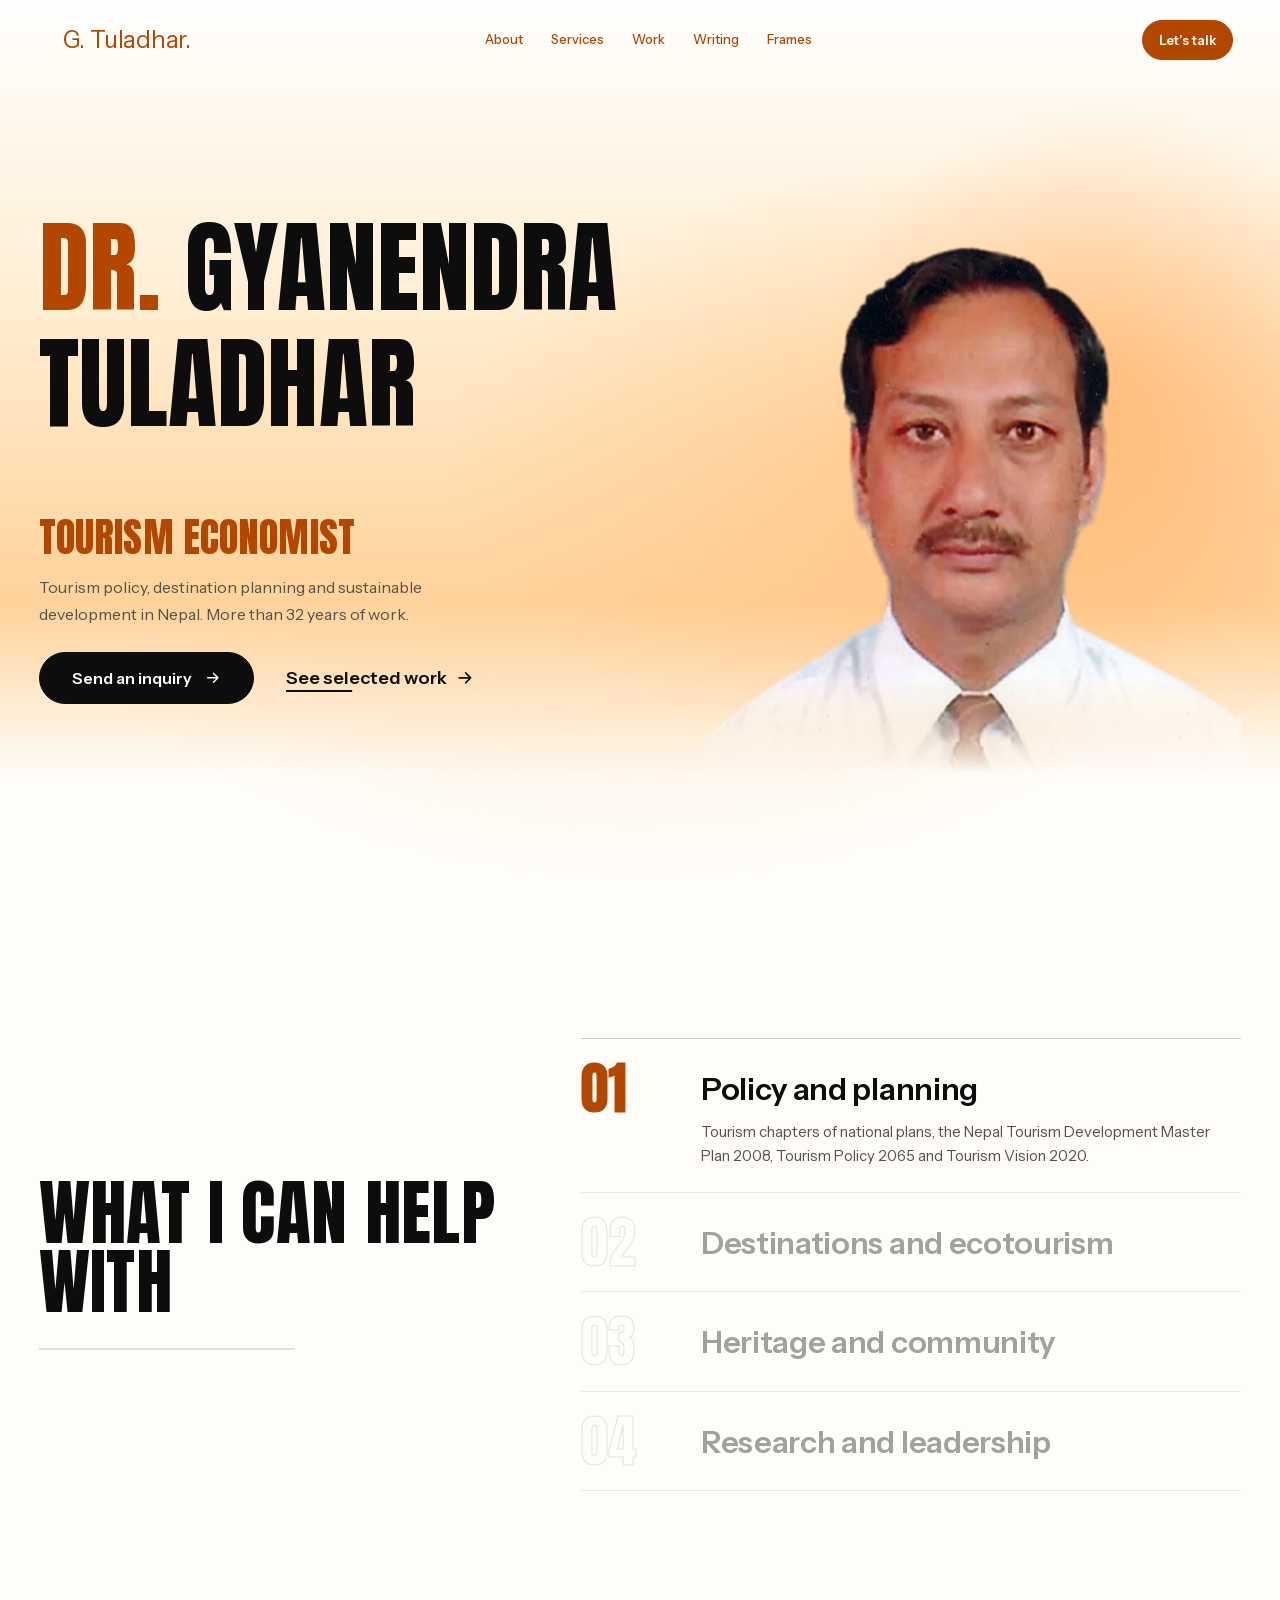
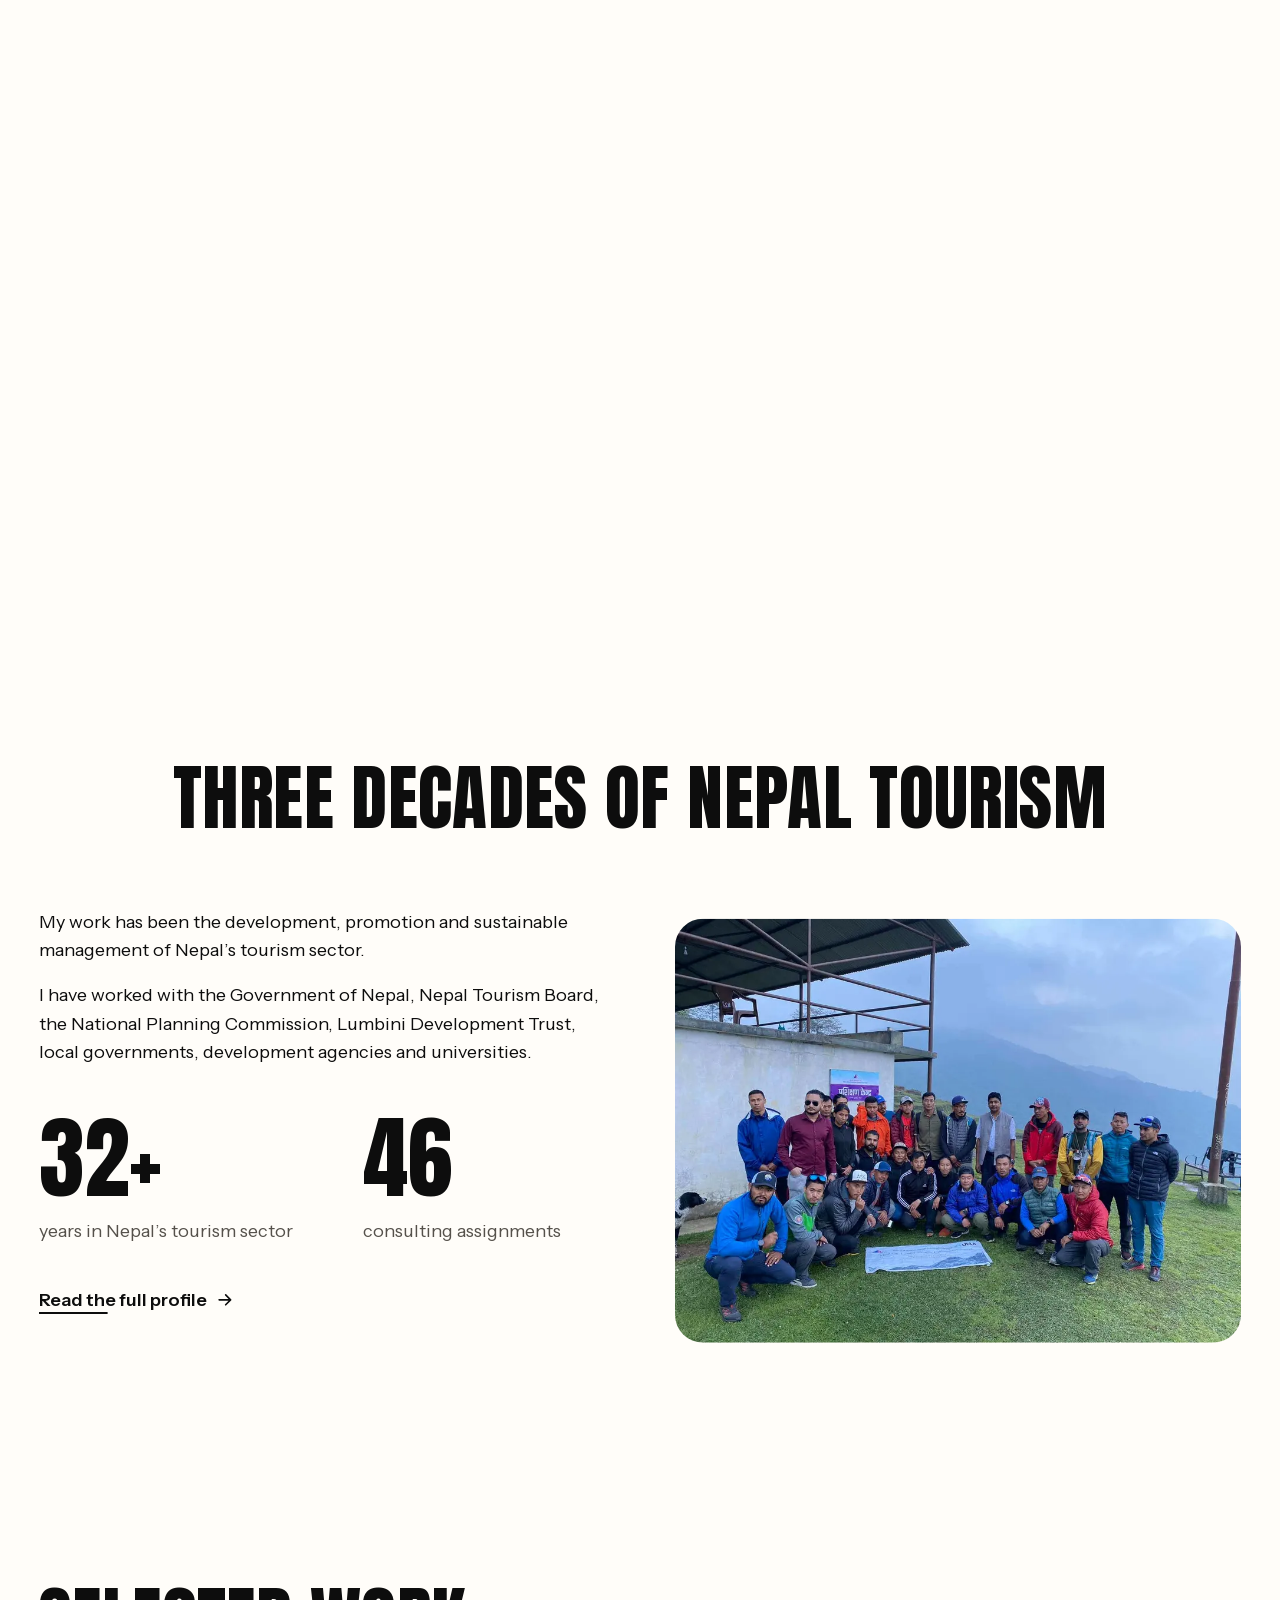
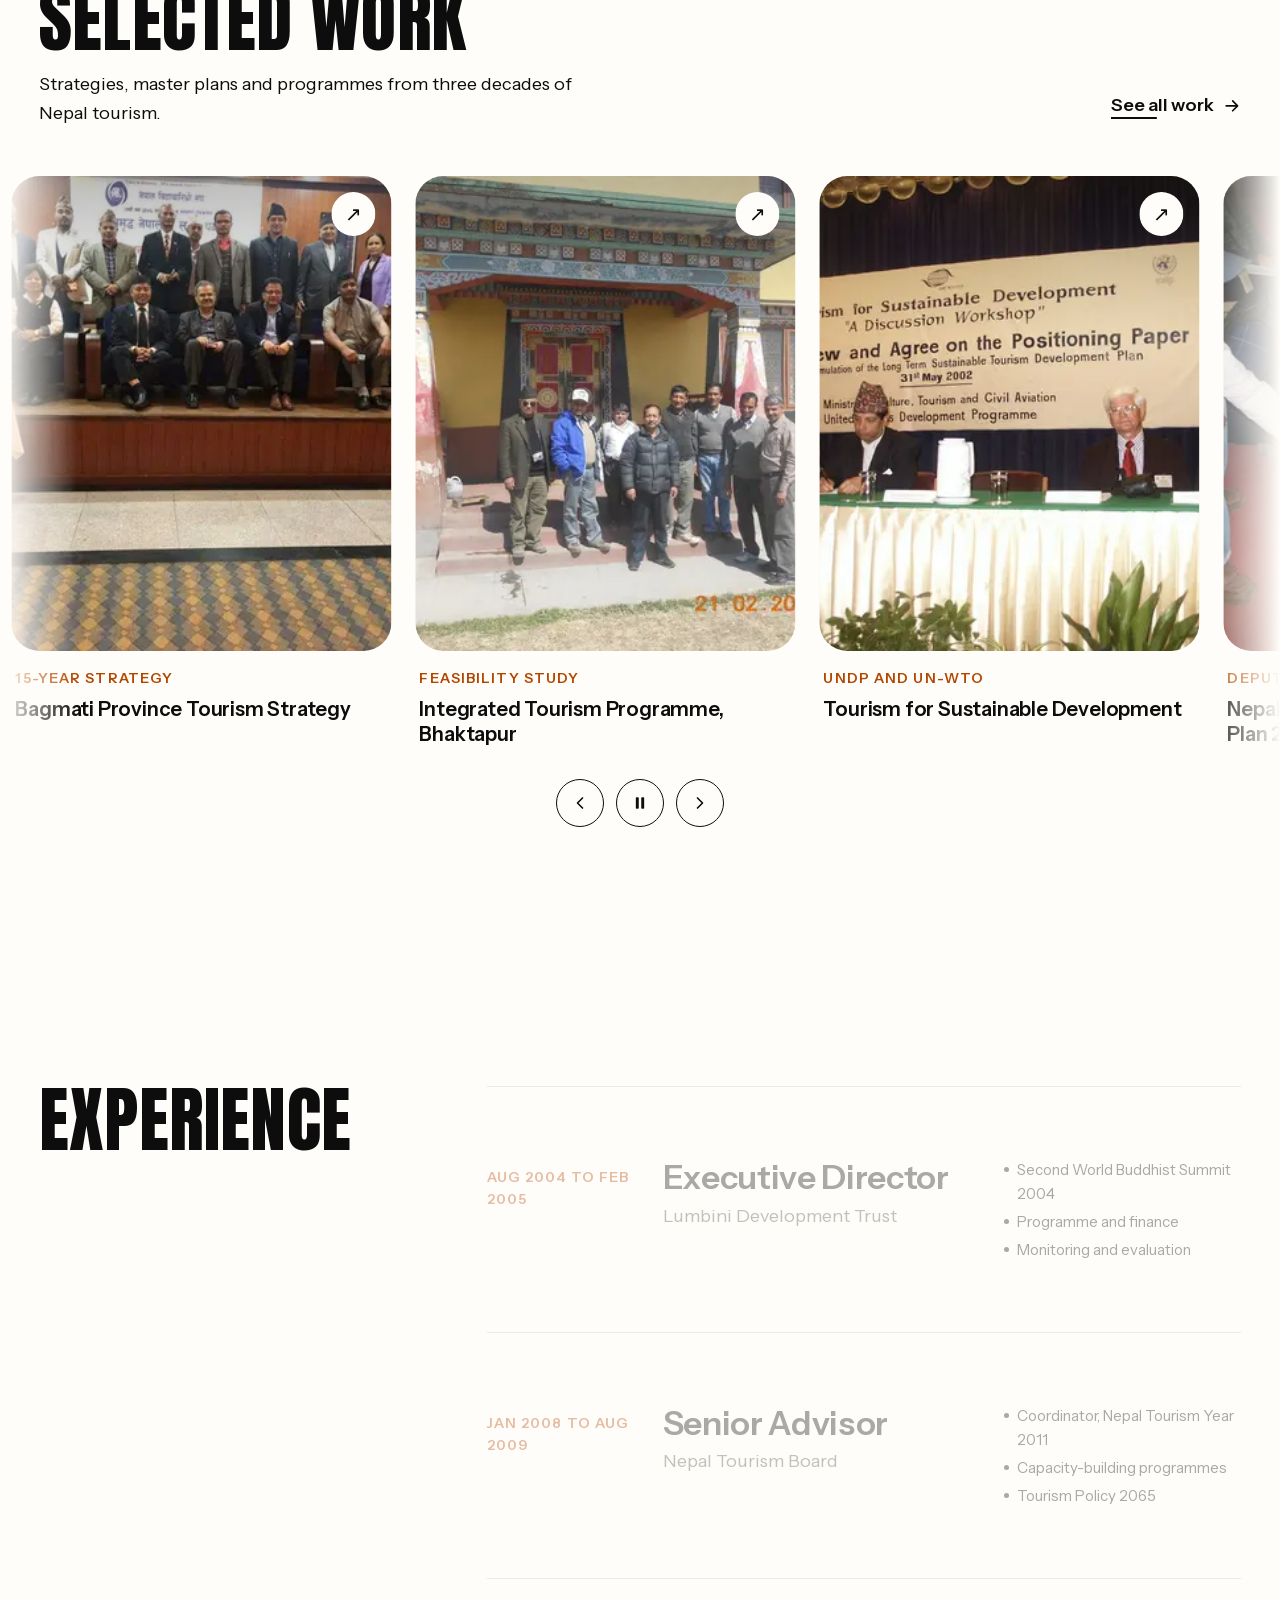
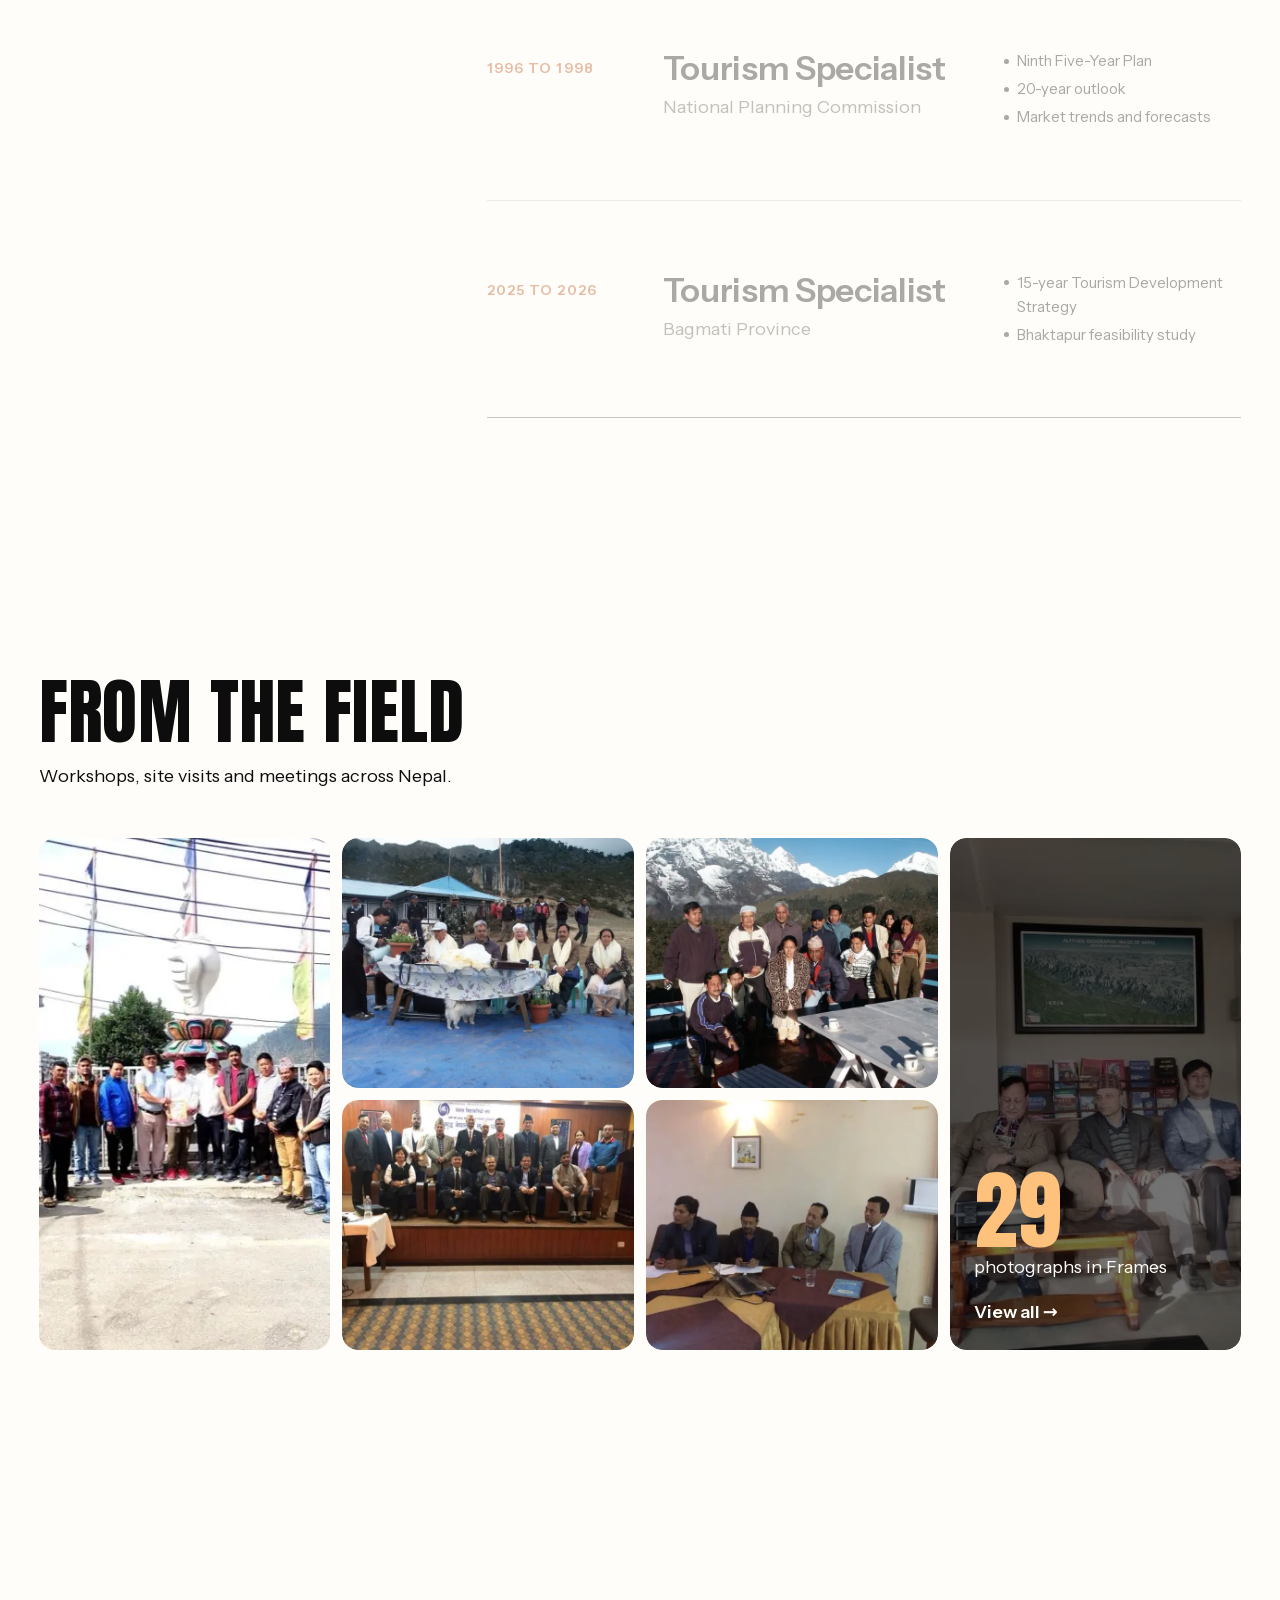
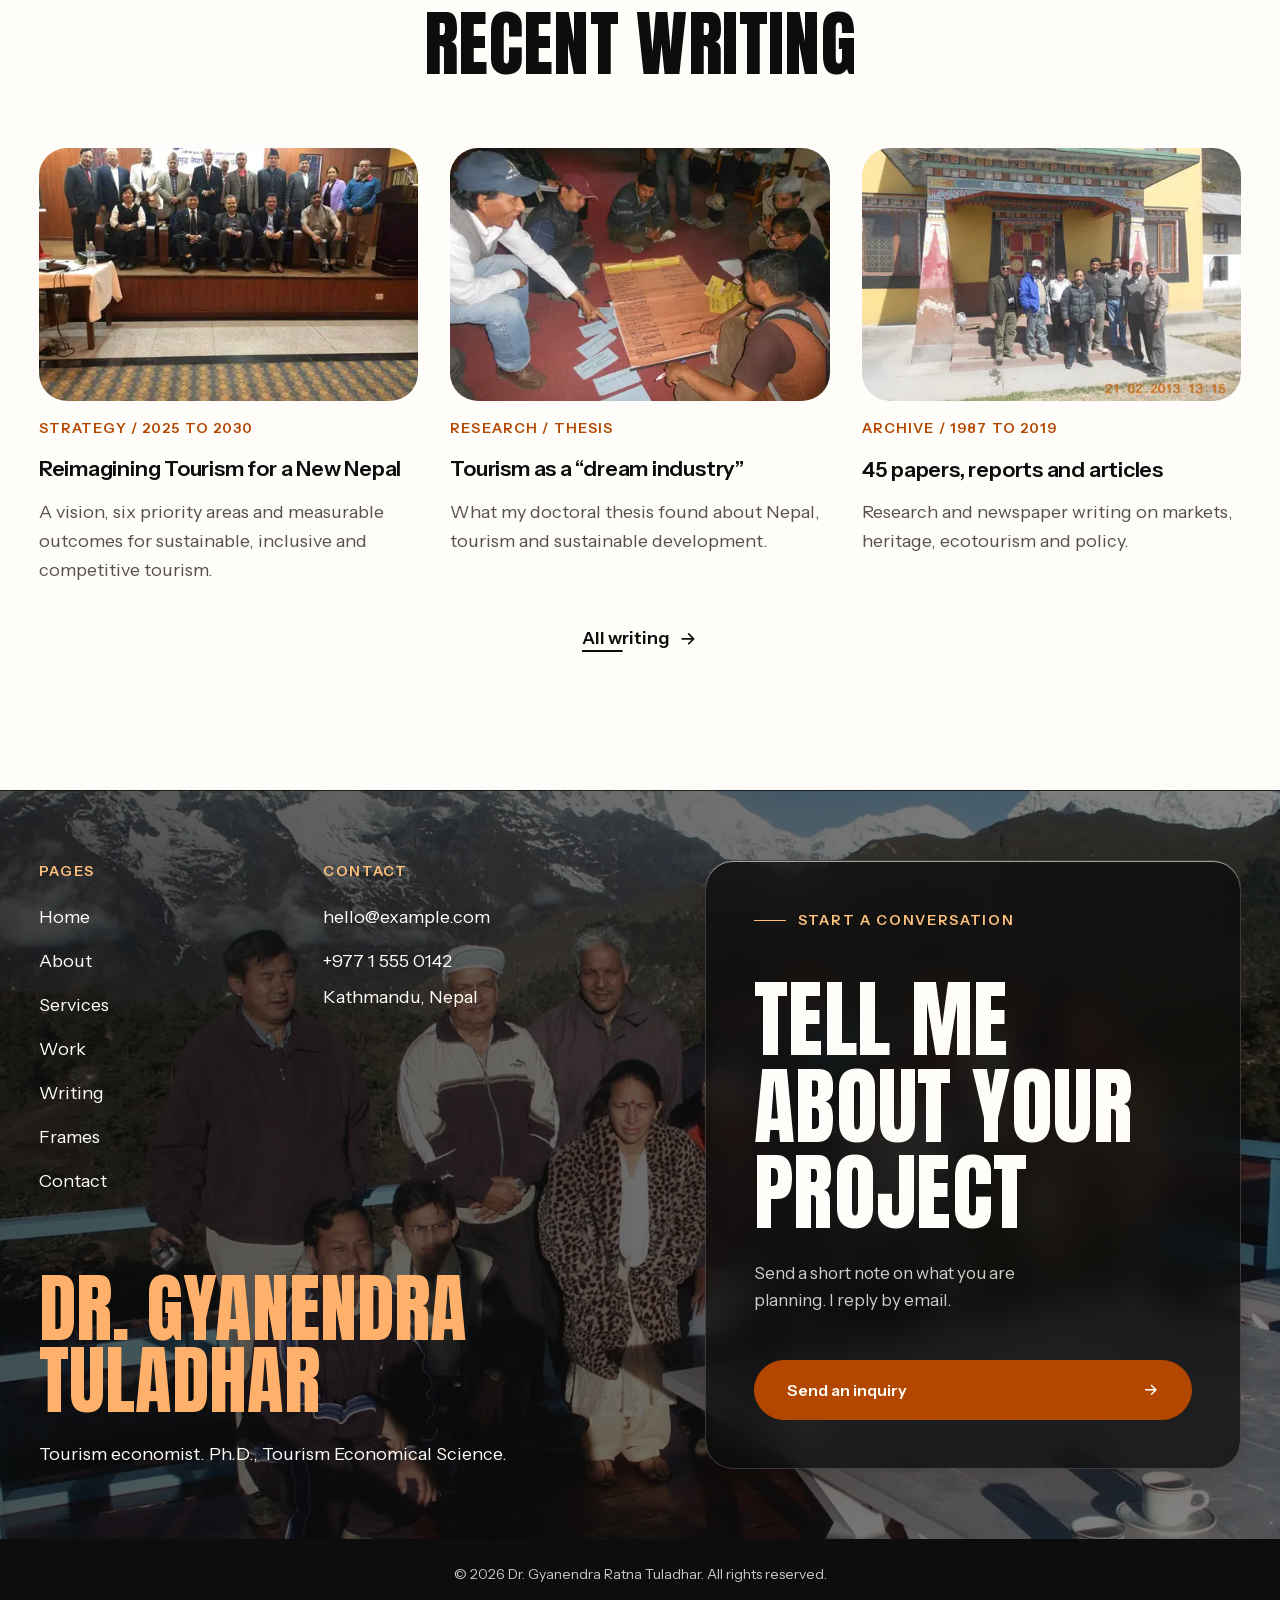
<file: index.html>
<!doctype html>
<html lang="en">
<head>
<meta charset="utf-8">
<meta name="viewport" content="width=device-width, initial-scale=1">
<title>Dr. Gyanendra Ratna Tuladhar | Tourism economist in Nepal</title>
<meta name="description" content="Tourism economist with more than 32 years in Nepal. Policy and planning, ecotourism, heritage tourism and market research. Send an inquiry.">
<link rel="canonical" href="https://www.example.com/">
<meta name="theme-color" content="#fbf6e6">
<meta property="og:type" content="website">
<meta property="og:site_name" content="Dr. Gyanendra Ratna Tuladhar">
<meta property="og:title" content="Dr. Gyanendra Ratna Tuladhar | Tourism economist in Nepal">
<meta property="og:description" content="Tourism economist with more than 32 years in Nepal. Policy and planning, ecotourism, heritage tourism and market research. Send an inquiry.">
<meta property="og:url" content="https://www.example.com/">
<meta property="og:image" content="https://www.example.com/assets/images/og-image.jpg">
<meta property="og:image:width" content="1200">
<meta property="og:image:height" content="630">
<meta property="og:image:alt" content="Dr. Gyanendra Ratna Tuladhar, tourism economist">
<meta name="twitter:card" content="summary_large_image">
<meta name="twitter:title" content="Dr. Gyanendra Ratna Tuladhar | Tourism economist in Nepal">
<meta name="twitter:description" content="Tourism economist with more than 32 years in Nepal. Policy and planning, ecotourism, heritage tourism and market research. Send an inquiry.">
<meta name="twitter:image" content="https://www.example.com/assets/images/og-image.jpg">
<link rel="icon" href="favicon.ico" sizes="48x48">
<link rel="icon" href="assets/images/favicon.svg" type="image/svg+xml">
<link rel="apple-touch-icon" href="assets/images/apple-touch-icon.png">
<link rel="manifest" href="site.webmanifest">
<link rel="preload" href="assets/fonts/anton-400.woff2" as="font" type="font/woff2" crossorigin>
<link rel="preload" href="assets/fonts/instrument-sans-var.woff2" as="font" type="font/woff2" crossorigin>
<link rel="preload" as="image" href="assets/images/portrait-cutout-1000.webp" type="image/webp" fetchpriority="high">
<link rel="stylesheet" href="assets/css/tokens.css">
<link rel="stylesheet" href="assets/css/base.css">
<link rel="stylesheet" href="assets/css/layout.css">
<link rel="stylesheet" href="assets/css/components.css">
<link rel="stylesheet" href="assets/css/sections.css">
<link rel="stylesheet" href="assets/css/utilities.css">
<script>document.documentElement.classList.add("js");</script>
<!-- DEMO: the example.com domain is a placeholder. Replace before launch. -->
<script type="application/ld+json">
{
  "@context": "https://schema.org",
  "@graph": [
    {
      "@type": "Person",
      "@id": "https://www.example.com/#person",
      "name": "Gyanendra Ratna Tuladhar",
      "honorificPrefix": "Dr.",
      "jobTitle": "Tourism economist",
      "image": "https://www.example.com/assets/images/portrait-600.jpg",
      "url": "https://www.example.com/",
      "sameAs": [
        "https://www.linkedin.com/in/dr-gyanendra-ratna-tuladhar-a53a7224/"
      ],
      "alumniOf": [
        {
          "@type": "EducationalOrganization",
          "name": "Sofia University, Bulgaria"
        },
        {
          "@type": "EducationalOrganization",
          "name": "Economic University, Varna, Bulgaria"
        },
        {
          "@type": "EducationalOrganization",
          "name": "Tribhuvan University, Nepal"
        }
      ],
      "knowsAbout": [
        "Tourism economics",
        "Tourism policy and planning",
        "Ecotourism",
        "Sustainable tourism",
        "Heritage tourism",
        "Destination development",
        "Tourism market research"
      ]
    },
    {
      "@type": "WebSite",
      "@id": "https://www.example.com/#website",
      "url": "https://www.example.com/",
      "name": "Dr. Gyanendra Ratna Tuladhar",
      "inLanguage": "en",
      "publisher": {
        "@id": "https://www.example.com/#person"
      }
    }
  ]
}
</script>
</head>
<body class="page-home">
<a class="skip-link" href="#main">Skip to content</a>

<!-- WP: header.php -->
<header class="site-header">
  <div class="site-header__bar">
    <a class="logo" href="index.html" aria-label="G. Tuladhar, home">G. Tuladhar.</a>
    <button class="nav-toggle" type="button" aria-expanded="false" aria-controls="site-menu" data-nav-toggle>
      <span class="nav-toggle__bars" aria-hidden="true"></span>
      <span data-nav-label>Menu</span>
    </button>
    <nav class="nav" id="site-menu" aria-label="Main" data-nav>
      <ul class="nav__list">
          <li class="nav__mobile-only"><a class="nav__link" href="index.html" aria-current="page">Home</a></li>
          <li><a class="nav__link" href="about.html">About</a></li>
          <li><a class="nav__link" href="services.html">Services</a></li>
          <li><a class="nav__link" href="work.html">Work</a></li>
          <li><a class="nav__link" href="writing.html">Writing</a></li>
          <li><a class="nav__link" href="gallery.html">Frames</a></li>
      </ul>
      <a class="btn btn--primary nav__cta" href="contact.html">Let&rsquo;s talk</a>
      <div class="nav__extra">
        <p class="nav__extra-title">Contact</p>
        <ul class="nav__extra-list">
          <li><a href="mailto:hello@example.com"><!-- DEMO -->hello@example.com</a></li>
          <li><a href="tel:+97715550142"><!-- DEMO -->+977 1 555 0142</a></li>
          <li><!-- DEMO -->Kathmandu, Nepal</li>
          <li><a href="https://www.linkedin.com/in/dr-gyanendra-ratna-tuladhar-a53a7224/" target="_blank" rel="noopener">LinkedIn<span class="visually-hidden"> (opens in a new tab)</span></a></li>
        </ul>
        <p class="nav__extra-name">Gyanendra Tuladhar</p>
        <p class="nav__extra-text">Tourism economist. Ph.D., Tourism Economical Science.</p>
      </div>
    </nav>
  </div>
</header>
<!-- /WP: header.php -->

<main id="main">

<!-- WP: template-part: hero -->
<section class="hero">
  <div class="container">
    <div class="hero__grid">
      <div class="hero__copy">
        <h1 class="hero__title">
          <span class="hero__name"><span class="hero__dr">Dr.</span> Gyanendra Tuladhar</span>
          <span class="visually-hidden">, </span>
          <span class="hero__role">Tourism economist</span>
        </h1>
        <p class="hero__intro">Tourism policy, destination planning and sustainable development in Nepal. More than 32 years of work.</p>
        <div class="hero__actions">
          <a class="btn btn--primary" href="contact.html">Send an inquiry <svg class="btn__arrow" viewBox="0 0 24 24" fill="none" stroke="currentColor" stroke-width="2" stroke-linecap="round" stroke-linejoin="round" aria-hidden="true"><path d="M5 12h14M13 6l6 6-6 6"/></svg></a>
          <a class="link" href="work.html">See selected work <svg class="link__arrow" viewBox="0 0 24 24" fill="none" stroke="currentColor" stroke-width="2" stroke-linecap="round" stroke-linejoin="round" aria-hidden="true"><path d="M5 12h14M13 6l6 6-6 6"/></svg></a>
        </div>
      </div>
      <div class="hero__portrait">
        <picture><source type="image/webp" srcset="assets/images/portrait-cutout-600.webp 600w, assets/images/portrait-cutout-1000.webp 1000w" sizes="(min-width: 1100px) 560px, 90vw"><img class="hero__portrait-img" src="assets/images/portrait-cutout-600.png" width="1000" height="990" alt="Portrait of Dr. Gyanendra Ratna Tuladhar" fetchpriority="high" decoding="async"></picture>
      </div>
    </div>
  </div>
</section>

<!-- WP: template-part: expertise -->
<section class="section expertise-section" aria-labelledby="expertise-title">
  <div class="container">
    <div class="section-head" data-reveal>
      <h2 id="expertise-title">What I can help with</h2>
      <div class="expertise__progress" aria-hidden="true"><span></span></div>
    </div>
    <ol class="expertise" data-reveal-group>
      <li class="expertise__item">
        <span class="expertise__num" aria-hidden="true">01</span>
        <div>
          <h3 class="expertise__title">Policy and planning</h3>
          <p class="expertise__text">Tourism chapters of national plans, the Nepal Tourism Development Master Plan 2008, Tourism Policy 2065 and Tourism Vision 2020.</p>
        </div>
      </li>
      <li class="expertise__item">
        <span class="expertise__num" aria-hidden="true">02</span>
        <div>
          <h3 class="expertise__title">Destinations and ecotourism</h3>
          <p class="expertise__text">Ecotourism plans for Gorkha, Western Terai, Taplejung, Dolpa, Tansen and Lumbini.</p>
        </div>
      </li>
      <li class="expertise__item">
        <span class="expertise__num" aria-hidden="true">03</span>
        <div>
          <h3 class="expertise__title">Heritage and community</h3>
          <p class="expertise__text">Heritage Walks in Kathmandu, conservation planning, and community forest and village resort models.</p>
        </div>
      </li>
      <li class="expertise__item">
        <span class="expertise__num" aria-hidden="true">04</span>
        <div>
          <h3 class="expertise__title">Research and leadership</h3>
          <p class="expertise__text">A national demand survey, industry standards, and the Second World Buddhist Summit 2004 at Lumbini.</p>
        </div>
      </li>
    </ol>
  </div>
</section>

<!-- WP: template-part: about-teaser -->
<section class="section" aria-labelledby="about-title">
  <div class="container">
    <div class="section-head" data-reveal>
      <h2 id="about-title">Three decades of Nepal tourism</h2>
    </div>
    <div class="about">
      <div class="about__body" data-reveal>
        <p class="about__lead">My work has been the development, promotion and sustainable management of Nepal&rsquo;s tourism sector.</p>
        <p>I have worked with the Government of Nepal, Nepal Tourism Board, the National Planning Commission, Lumbini Development Trust, local governments, development agencies and universities.</p>
        <div class="about__stats">
          <div class="stat"><p class="stat__figure" data-count="32" data-suffix="+">32+</p><p class="stat__label">years in Nepal&rsquo;s tourism sector</p></div>
          <div class="stat"><p class="stat__figure" data-count="46" data-suffix="">46</p><p class="stat__label">consulting assignments</p></div>
        </div>
        <p class="u-mt-6"><a class="link" href="about.html">Read the full profile <svg class="link__arrow" viewBox="0 0 24 24" fill="none" stroke="currentColor" stroke-width="2" stroke-linecap="round" stroke-linejoin="round" aria-hidden="true"><path d="M5 12h14M13 6l6 6-6 6"/></svg></a></p>
      </div>
      <figure class="figure about__media" data-reveal data-parallax>
        <picture><source type="image/webp" srcset="assets/images/hillside-group-480.webp 480w, assets/images/hillside-group-960.webp 960w, assets/images/hillside-group-1600.webp 1600w" sizes="(min-width: 960px) 45vw, 92vw"><img src="assets/images/hillside-group-960.jpg" width="1600" height="1200" alt="Group of trekkers posing on a grass hillside" loading="lazy" decoding="async"></picture>
      </figure>
    </div>
  </div>
</section>

<!-- WP: template-part: work-carousel -->
<section class="section" aria-labelledby="work-title">
  <div class="container">
    <div class="section-head section-head--split" data-reveal>
      <div>
        <h2 id="work-title">Selected work</h2>
        <p class="section-head__lead">Strategies, master plans and programmes from three decades of Nepal tourism.</p>
      </div>
      <a class="link" href="work.html">See all work <svg class="link__arrow" viewBox="0 0 24 24" fill="none" stroke="currentColor" stroke-width="2" stroke-linecap="round" stroke-linejoin="round" aria-hidden="true"><path d="M5 12h14M13 6l6 6-6 6"/></svg></a>
    </div>
  </div>
  <!-- WP: dynamic (projects loop) -->
  <div class="carousel" data-carousel role="group" aria-roledescription="carousel" aria-label="Selected projects">
    <div class="carousel__viewport" data-carousel-viewport>
      <ul class="carousel__track" data-carousel-track>
        <li class="carousel__item">
          <a class="project-card" href="work.html#bagmati" draggable="false">
            <div class="project-card__media"><picture><source type="image/webp" srcset="assets/images/stage-group-480.webp 480w, assets/images/stage-group-960.webp 960w, assets/images/stage-group-1600.webp 1600w" sizes="380px"><img src="assets/images/stage-group-960.jpg" width="1600" height="1200" alt="Officials and guests seated in rows on a stage" loading="lazy" decoding="async"></picture></div>
            <div class="project-card__panel">
              <p class="project-card__meta">15-year strategy</p>
              <h3 class="project-card__title">Bagmati Province Tourism Strategy</h3>
            </div>
          </a>
        </li>
        <li class="carousel__item">
          <a class="project-card" href="work.html#bhaktapur" draggable="false">
            <div class="project-card__media"><picture><source type="image/webp" srcset="assets/images/monastery-visit-480.webp 480w, assets/images/monastery-visit-960.webp 960w, assets/images/monastery-visit-1600.webp 1600w" sizes="380px"><img src="assets/images/monastery-visit-960.jpg" width="1600" height="1200" alt="Group of men standing in front of a painted wooden entrance" loading="lazy" decoding="async"></picture></div>
            <div class="project-card__panel">
              <p class="project-card__meta">Feasibility study</p>
              <h3 class="project-card__title">Integrated Tourism Programme, Bhaktapur</h3>
            </div>
          </a>
        </li>
        <li class="carousel__item">
          <a class="project-card" href="work.html#undp" draggable="false">
            <div class="project-card__media"><picture><source type="image/webp" srcset="assets/images/undp-workshop-panel-480.webp 480w, assets/images/undp-workshop-panel-960.webp 960w, assets/images/undp-workshop-panel-1600.webp 1600w" sizes="380px"><img src="assets/images/undp-workshop-panel-960.jpg" width="1600" height="1200" alt="Panel table at a 2002 workshop on tourism for sustainable development" loading="lazy" decoding="async"></picture></div>
            <div class="project-card__panel">
              <p class="project-card__meta">UNDP and UN-WTO</p>
              <h3 class="project-card__title">Tourism for Sustainable Development</h3>
            </div>
          </a>
        </li>
        <li class="carousel__item">
          <a class="project-card" href="work.html#master-plan" draggable="false">
            <div class="project-card__media"><picture><source type="image/webp" srcset="assets/images/community-planning-480.webp 480w, assets/images/community-planning-960.webp 960w, assets/images/community-planning-1600.webp 1600w" sizes="380px"><img src="assets/images/community-planning-960.jpg" width="1600" height="1200" alt="Participants sitting in a circle and writing notes at a planning session" loading="lazy" decoding="async"></picture></div>
            <div class="project-card__panel">
              <p class="project-card__meta">Deputy Team Leader</p>
              <h3 class="project-card__title">Nepal Tourism Development Master Plan 2008</h3>
            </div>
          </a>
        </li>
        <li class="carousel__item">
          <a class="project-card" href="work.html#heritage-walks" draggable="false">
            <div class="project-card__media"><picture><source type="image/webp" srcset="assets/images/monument-group-480.webp 480w, assets/images/monument-group-719.webp 719w" sizes="380px"><img src="assets/images/monument-group-719.jpg" width="719" height="1600" alt="Group of people standing in front of a monument with prayer flags" loading="lazy" decoding="async"></picture></div>
            <div class="project-card__panel">
              <p class="project-card__meta">Conservation and tourism</p>
              <h3 class="project-card__title">Heritage Walks, Kathmandu</h3>
            </div>
          </a>
        </li>
        <li class="carousel__item">
          <a class="project-card" href="work.html#lumbini" draggable="false">
            <div class="project-card__media"><picture><source type="image/webp" srcset="assets/images/mountain-ceremony-480.webp 480w, assets/images/mountain-ceremony-960.webp 960w, assets/images/mountain-ceremony-1600.webp 1600w" sizes="380px"><img src="assets/images/mountain-ceremony-960.jpg" width="1600" height="1200" alt="Seated guests at an outdoor ceremony with mountains behind" loading="lazy" decoding="async"></picture></div>
            <div class="project-card__panel">
              <p class="project-card__meta">Executive Director, LDT</p>
              <h3 class="project-card__title">Second World Buddhist Summit 2004</h3>
            </div>
          </a>
        </li>
      </ul>
    </div>
    <div class="carousel__controls">
      <button class="icon-btn" type="button" data-carousel-prev aria-label="Previous project"><svg viewBox="0 0 24 24" fill="none" stroke="currentColor" stroke-width="2" stroke-linecap="round" stroke-linejoin="round" aria-hidden="true"><path d="M15 6l-6 6 6 6"/></svg></button>
      <button class="icon-btn" type="button" data-carousel-toggle aria-pressed="false" aria-label="Pause automatic scrolling"><svg class="icon-pause" viewBox="0 0 24 24" fill="currentColor" aria-hidden="true"><rect x="7" y="5" width="3.5" height="14" rx="1"/><rect x="13.5" y="5" width="3.5" height="14" rx="1"/></svg><svg class="icon-play" viewBox="0 0 24 24" fill="currentColor" aria-hidden="true"><path d="M8 5.5v13a1 1 0 0 0 1.5.86l10.5-6.5a1 1 0 0 0 0-1.72L9.5 4.64A1 1 0 0 0 8 5.5z"/></svg></button>
      <button class="icon-btn" type="button" data-carousel-next aria-label="Next project"><svg viewBox="0 0 24 24" fill="none" stroke="currentColor" stroke-width="2" stroke-linecap="round" stroke-linejoin="round" aria-hidden="true"><path d="M9 6l6 6-6 6"/></svg></button>
    </div>
  </div>
</section>

<!-- WP: template-part: experience -->
<section class="section exp-section" aria-labelledby="experience-title">
  <div class="container container--narrow">
    <div class="section-head" data-reveal>
      <h2 id="experience-title">Experience</h2>
    </div>
    <!-- WP: dynamic (experience loop) -->
<ol class="exp" data-reveal-group>
  <li class="exp__row">
    <p class="exp__period">Aug 2004 to Feb 2005</p>
    <div>
      <h3 class="exp__role">Executive Director</h3>
      <p class="exp__org">Lumbini Development Trust</p>
    </div>
    <ul class="exp__tags">
      <li>Second World Buddhist Summit 2004</li><li>Programme and finance</li><li>Monitoring and evaluation</li>
    </ul>
  </li>
  <li class="exp__row">
    <p class="exp__period">Jan 2008 to Aug 2009</p>
    <div>
      <h3 class="exp__role">Senior Advisor</h3>
      <p class="exp__org">Nepal Tourism Board</p>
    </div>
    <ul class="exp__tags">
      <li>Coordinator, Nepal Tourism Year 2011</li><li>Capacity-building programmes</li><li>Tourism Policy 2065</li>
    </ul>
  </li>
  <li class="exp__row">
    <p class="exp__period">1996 to 1998</p>
    <div>
      <h3 class="exp__role">Tourism Specialist</h3>
      <p class="exp__org">National Planning Commission</p>
    </div>
    <ul class="exp__tags">
      <li>Ninth Five-Year Plan</li><li>20-year outlook</li><li>Market trends and forecasts</li>
    </ul>
  </li>
  <li class="exp__row">
    <p class="exp__period">2025 to 2026</p>
    <div>
      <h3 class="exp__role">Tourism Specialist</h3>
      <p class="exp__org">Bagmati Province</p>
    </div>
    <ul class="exp__tags">
      <li>15-year Tourism Development Strategy</li><li>Bhaktapur feasibility study</li>
    </ul>
  </li>
</ol>
  </div>
</section>

<!-- WP: template-part: field-photos -->
<section class="section" aria-labelledby="field-title">
  <div class="container">
    <div class="section-head section-head--split" data-reveal>
      <div>
        <h2 id="field-title">From the field</h2>
        <p class="section-head__lead">Workshops, site visits and meetings across Nepal.</p>
      </div>
    </div>
    <ul class="fmosaic">
      <li class="fmosaic__tile fmosaic__tile--tall"><a href="assets/images/gallery/g02-1600.webp" data-lightbox aria-label="Open photograph 2 of 29"><img src="assets/images/gallery/g02-720.webp" width="719" height="1600" alt="Photograph from fieldwork, 2 of 29" loading="lazy" decoding="async"></a></li>
      <li class="fmosaic__tile"><a href="assets/images/gallery/g01-1600.webp" data-lightbox aria-label="Open photograph 1 of 29"><img src="assets/images/gallery/g01-720.webp" width="1600" height="1200" alt="Photograph from fieldwork, 1 of 29" loading="lazy" decoding="async"></a></li>
      <li class="fmosaic__tile"><a href="assets/images/gallery/g03-1600.webp" data-lightbox aria-label="Open photograph 3 of 29"><img src="assets/images/gallery/g03-720.webp" width="1600" height="1200" alt="Photograph from fieldwork, 3 of 29" loading="lazy" decoding="async"></a></li>
      <li class="fmosaic__tile fmosaic__tile--more"><a href="gallery.html"><img src="assets/images/gallery/g08-720.webp" width="1600" height="1200" alt="" loading="lazy" decoding="async"><span class="fmosaic__label"><span class="fmosaic__count">29</span><span>photographs in Frames</span><span class="fmosaic__go">View all &rarr;</span></span></a></li>
      <li class="fmosaic__tile"><a href="assets/images/gallery/g04-1600.webp" data-lightbox aria-label="Open photograph 4 of 29"><img src="assets/images/gallery/g04-720.webp" width="1600" height="1200" alt="Photograph from fieldwork, 4 of 29" loading="lazy" decoding="async"></a></li>
      <li class="fmosaic__tile"><a href="assets/images/gallery/g07-1600.webp" data-lightbox aria-label="Open photograph 7 of 29"><img src="assets/images/gallery/g07-720.webp" width="1600" height="1200" alt="Photograph from fieldwork, 7 of 29" loading="lazy" decoding="async"></a></li>
    </ul>
  </div>
</section>

<!-- WP: template-part: writing-teaser -->
<section class="section" aria-labelledby="writing-title">
  <div class="container">
    <div class="section-head" data-reveal>
      <h2 id="writing-title">Recent writing</h2>
    </div>
    <!-- WP: dynamic (posts loop) -->
    <ul class="post-grid" data-reveal-group>
      <li class="post-card">
        <div class="figure post-card__media"><picture><source type="image/webp" srcset="assets/images/stage-group-480.webp 480w, assets/images/stage-group-960.webp 960w, assets/images/stage-group-1600.webp 1600w" sizes="(min-width: 1000px) 30vw, (min-width: 640px) 45vw, 92vw"><img src="assets/images/stage-group-960.jpg" width="1600" height="1200" alt="Officials and guests seated in rows on a stage" loading="lazy" decoding="async"></picture></div>
        <p class="post-card__meta">Strategy / 2025 to 2030</p>
        <h3 class="post-card__title"><a href="article.html">Reimagining Tourism for a New Nepal</a></h3>
        <p class="post-card__excerpt">A vision, six priority areas and measurable outcomes for sustainable, inclusive and competitive tourism.</p>
      </li>
      <li class="post-card">
        <div class="figure post-card__media"><picture><source type="image/webp" srcset="assets/images/community-planning-480.webp 480w, assets/images/community-planning-960.webp 960w, assets/images/community-planning-1600.webp 1600w" sizes="(min-width: 1000px) 30vw, (min-width: 640px) 45vw, 92vw"><img src="assets/images/community-planning-960.jpg" width="1600" height="1200" alt="Participants sitting in a circle and writing notes at a planning session" loading="lazy" decoding="async"></picture></div>
        <p class="post-card__meta">Research / Thesis</p>
        <h3 class="post-card__title"><a href="thesis.html">Tourism as a &ldquo;dream industry&rdquo;</a></h3>
        <p class="post-card__excerpt">What my doctoral thesis found about Nepal, tourism and sustainable development.</p>
      </li>
      <li class="post-card">
        <div class="figure post-card__media"><picture><source type="image/webp" srcset="assets/images/monastery-visit-480.webp 480w, assets/images/monastery-visit-960.webp 960w, assets/images/monastery-visit-1600.webp 1600w" sizes="(min-width: 1000px) 30vw, (min-width: 640px) 45vw, 92vw"><img src="assets/images/monastery-visit-960.jpg" width="1600" height="1200" alt="Group of men standing in front of a painted wooden entrance" loading="lazy" decoding="async"></picture></div>
        <p class="post-card__meta">Archive / 1987 to 2019</p>
        <h3 class="post-card__title"><a href="writing.html#publications">45 papers, reports and articles</a></h3>
        <p class="post-card__excerpt">Research and newspaper writing on markets, heritage, ecotourism and policy.</p>
      </li>
    </ul>
    <p class="work-more"><a class="link" href="writing.html">All writing <svg class="link__arrow" viewBox="0 0 24 24" fill="none" stroke="currentColor" stroke-width="2" stroke-linecap="round" stroke-linejoin="round" aria-hidden="true"><path d="M5 12h14M13 6l6 6-6 6"/></svg></a></p>
  </div>
</section>

</main>

<!-- WP: footer.php -->
<footer class="site-footer">
  <div class="site-footer__stage">
      <div class="cta__bg" aria-hidden="true">
        <picture><source type="image/webp" srcset="assets/images/terrace-group-480.webp 480w, assets/images/terrace-group-960.webp 960w, assets/images/terrace-group-1600.webp 1600w" sizes="100vw"><img src="assets/images/terrace-group-960.jpg" width="1600" height="1200" alt="" loading="lazy" decoding="async"></picture>
      </div>
      <div class="container site-footer__top">
        <div class="site-footer__lead">
          <div class="site-footer__cols">
            <div>
              <p class="site-footer__title">Pages</p>
              <ul class="site-footer__list">
                <li><a href="index.html">Home</a></li>
                <li><a href="about.html">About</a></li>
                <li><a href="services.html">Services</a></li>
                <li><a href="work.html">Work</a></li>
                <li><a href="writing.html">Writing</a></li>
                <li><a href="gallery.html">Frames</a></li>
                <li><a href="contact.html">Contact</a></li>
              </ul>
            </div>
            <div>
              <p class="site-footer__title">Contact</p>
              <!-- WP: dynamic (contact details) -->
              <ul class="site-footer__list">
                <li><a href="mailto:hello@example.com"><!-- DEMO -->hello@example.com</a></li>
                <li><a href="tel:+97715550142"><!-- DEMO -->+977 1 555 0142</a></li>
                <li><!-- DEMO -->Kathmandu, Nepal</li>
              </ul>
            </div>
          </div>
          <div class="site-footer__brand">
            <p class="site-footer__name site-footer__name--accent">Dr. Gyanendra<br>Tuladhar</p>
            <p class="u-mt-5">Tourism economist. Ph.D., Tourism Economical Science.</p>
          </div>
        </div>
        <div class="site-footer__card">
          <div class="cta__panel glass glass--dark">
            <span class="cta__eyebrow">Start a conversation</span>
            <div class="cta__body">
              <h2 id="cta-title">Tell me about your project</h2>
              <p>Send a short note on what you are planning. I reply by email.</p>
            </div>
            <a class="btn btn--accent" href="contact.html">Send an inquiry <svg class="btn__arrow" viewBox="0 0 24 24" fill="none" stroke="currentColor" stroke-width="2" stroke-linecap="round" stroke-linejoin="round" aria-hidden="true"><path d="M5 12h14M13 6l6 6-6 6"/></svg></a>
          </div>
        </div>
      </div>
  </div>
  <div class="container">
    <p class="site-footer__legal">&copy; 2026 Dr. Gyanendra Ratna Tuladhar. All rights reserved.</p>
  </div>
</footer>
<!-- /WP: footer.php -->

<script src="assets/js/nav.js" defer></script>
<script src="assets/js/reveal.js" defer></script>
<script src="assets/js/motion.js" defer></script>
<script src="assets/js/carousel.js" defer></script>
<script src="assets/js/expertise.js" defer></script>
<script src="assets/js/gallery.js" defer></script>
<script src="assets/js/experience.js" defer></script>
</body>
</html>
</file>
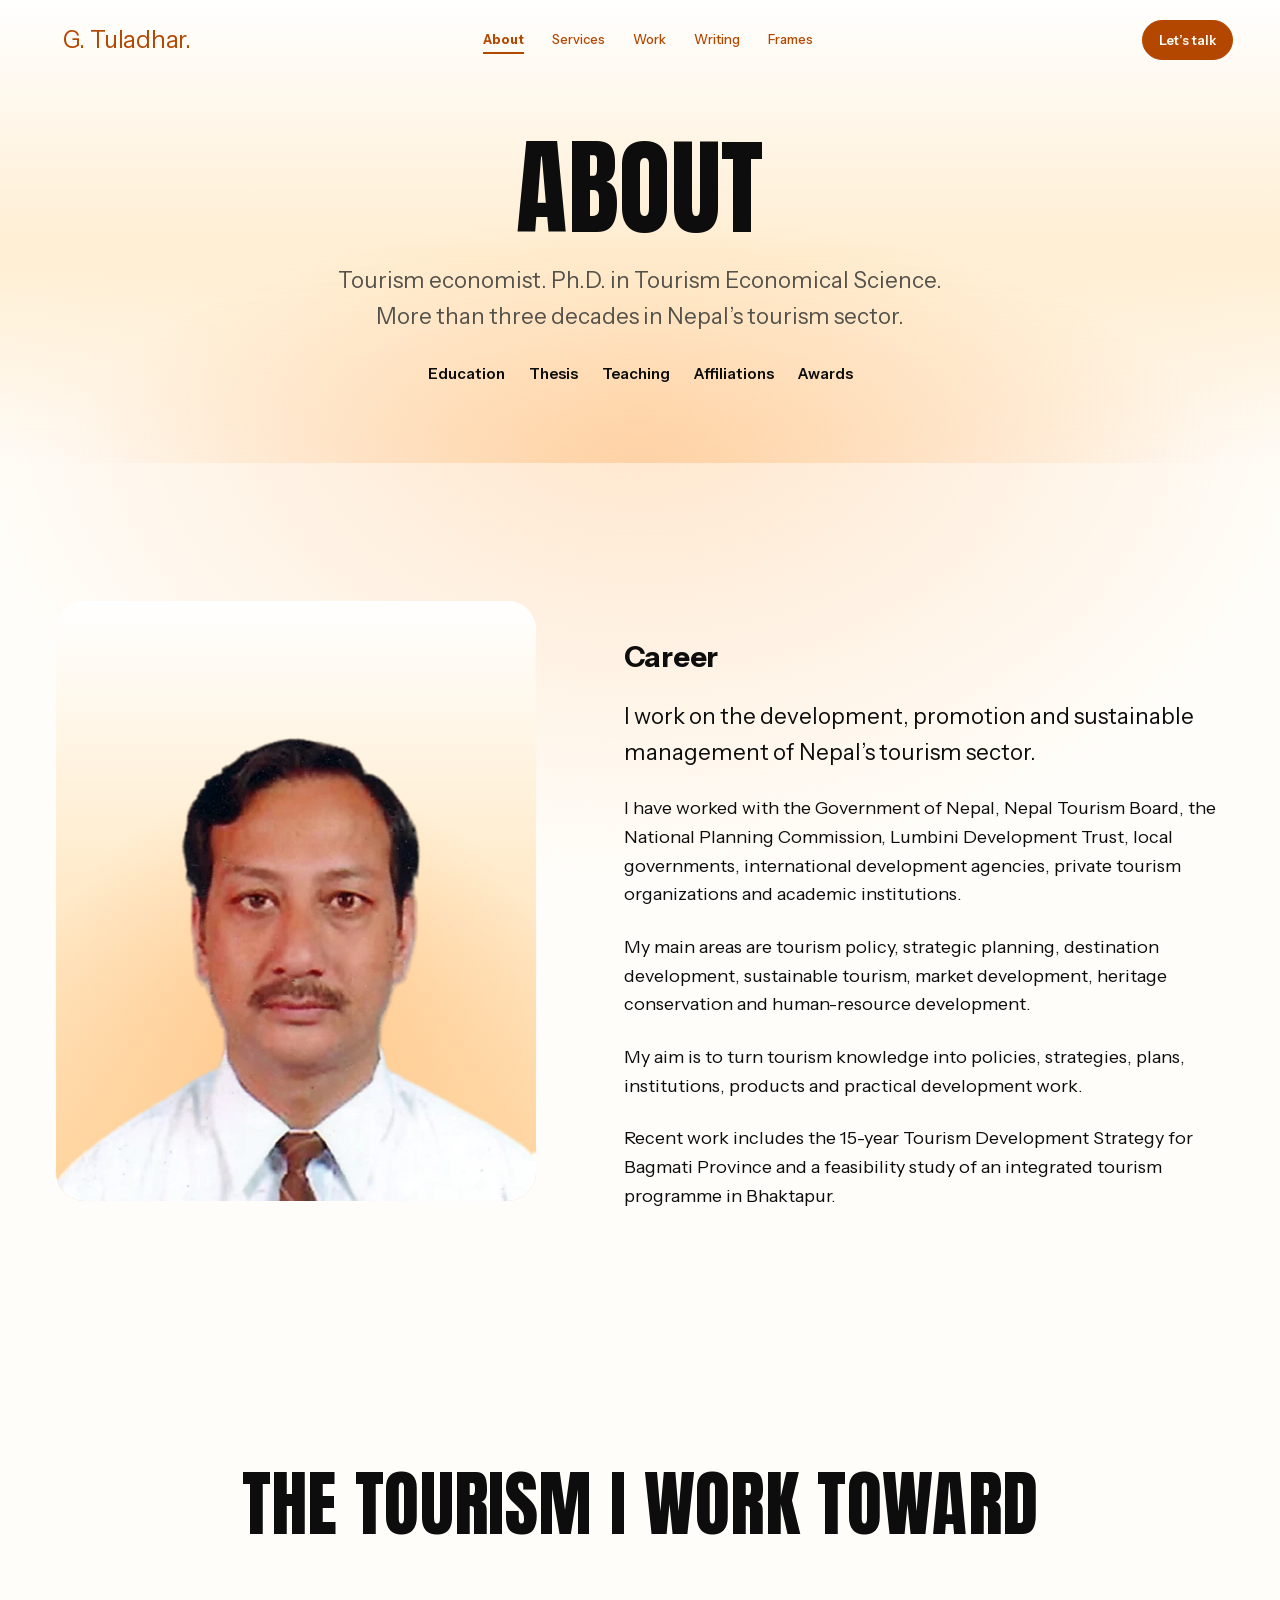
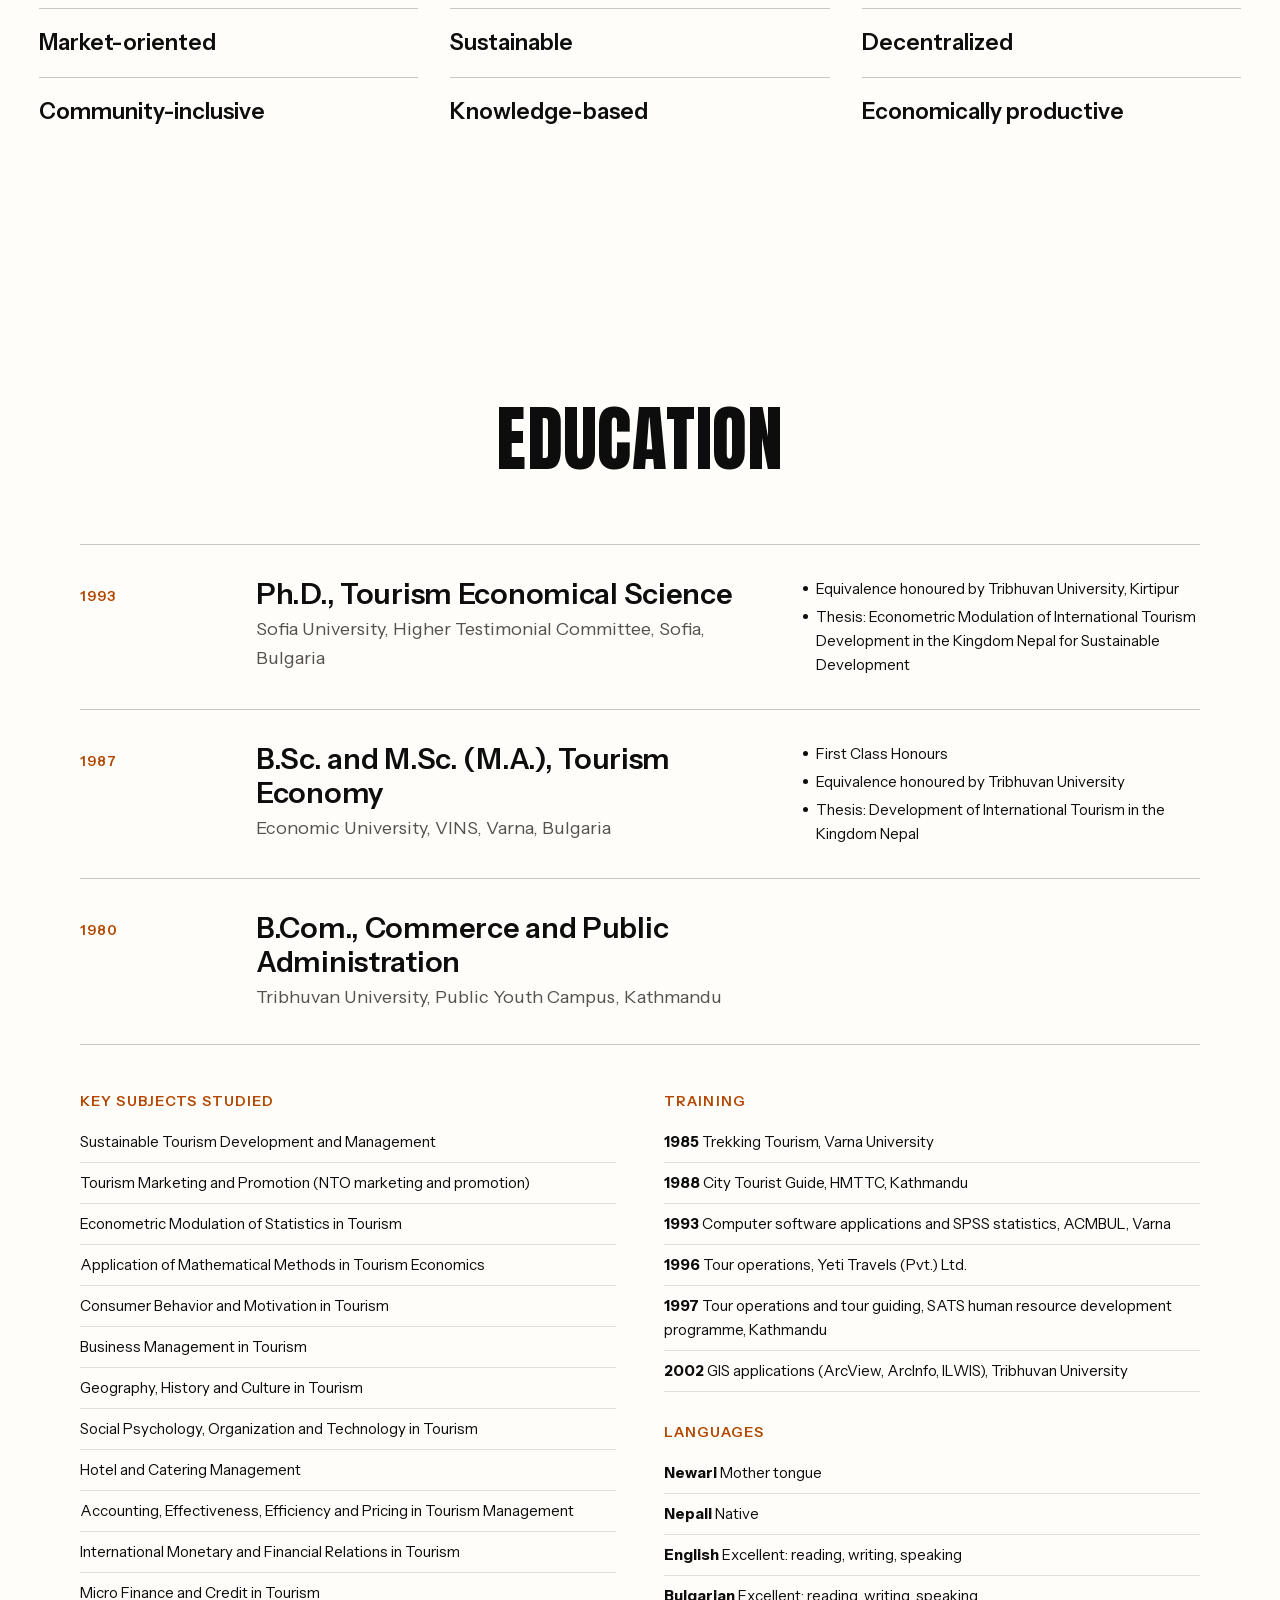
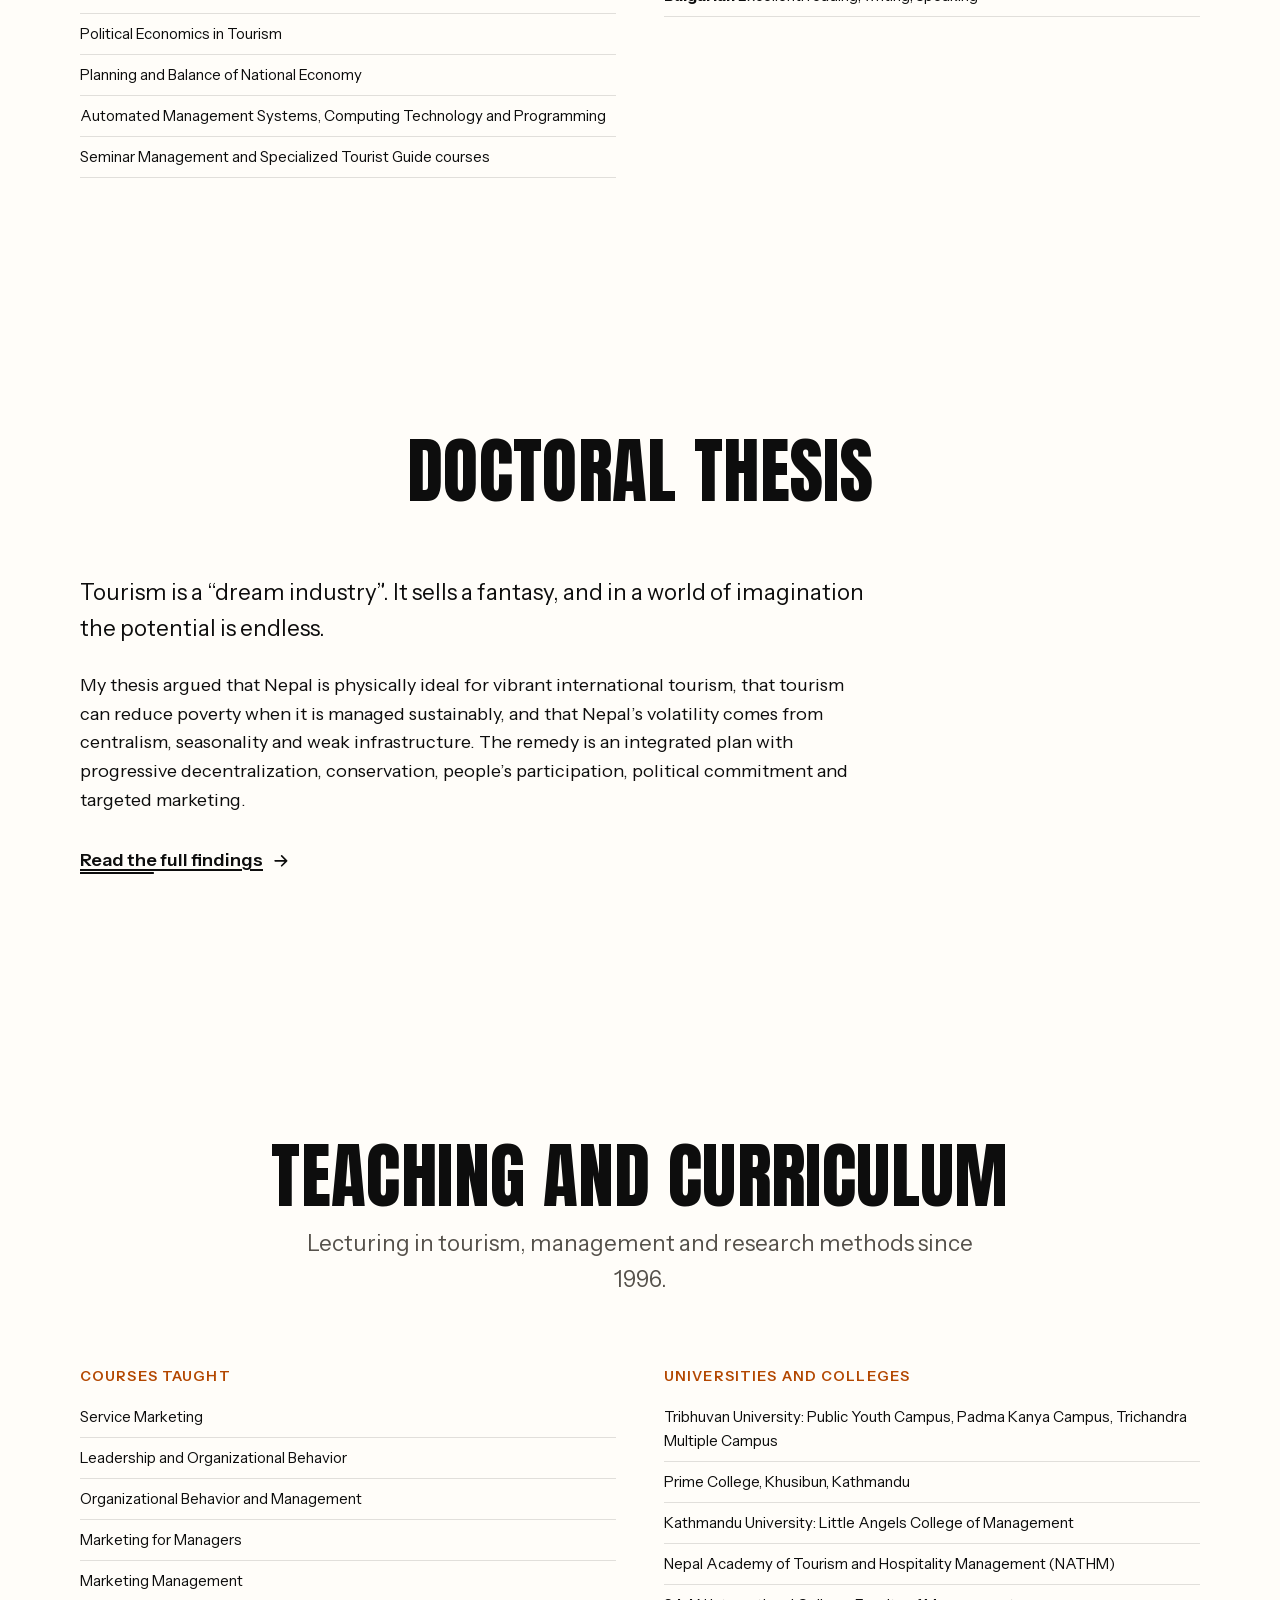
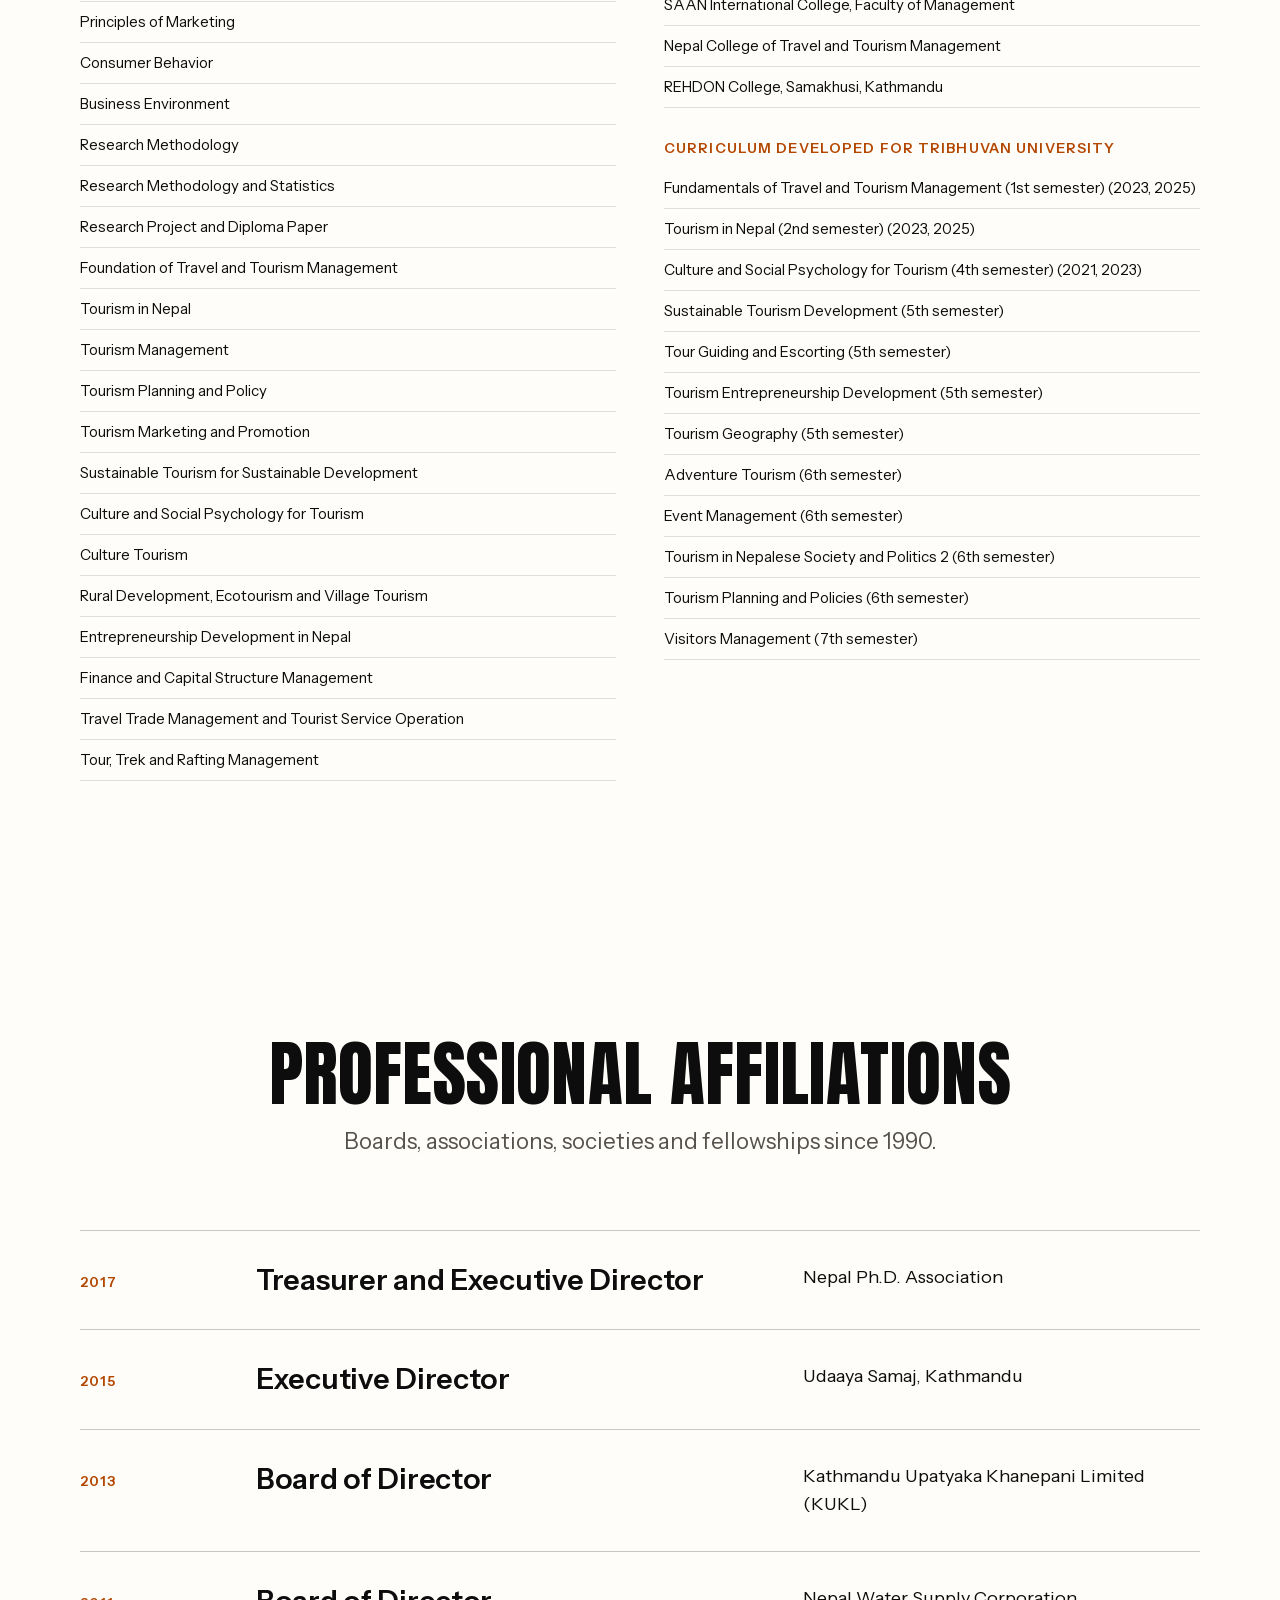
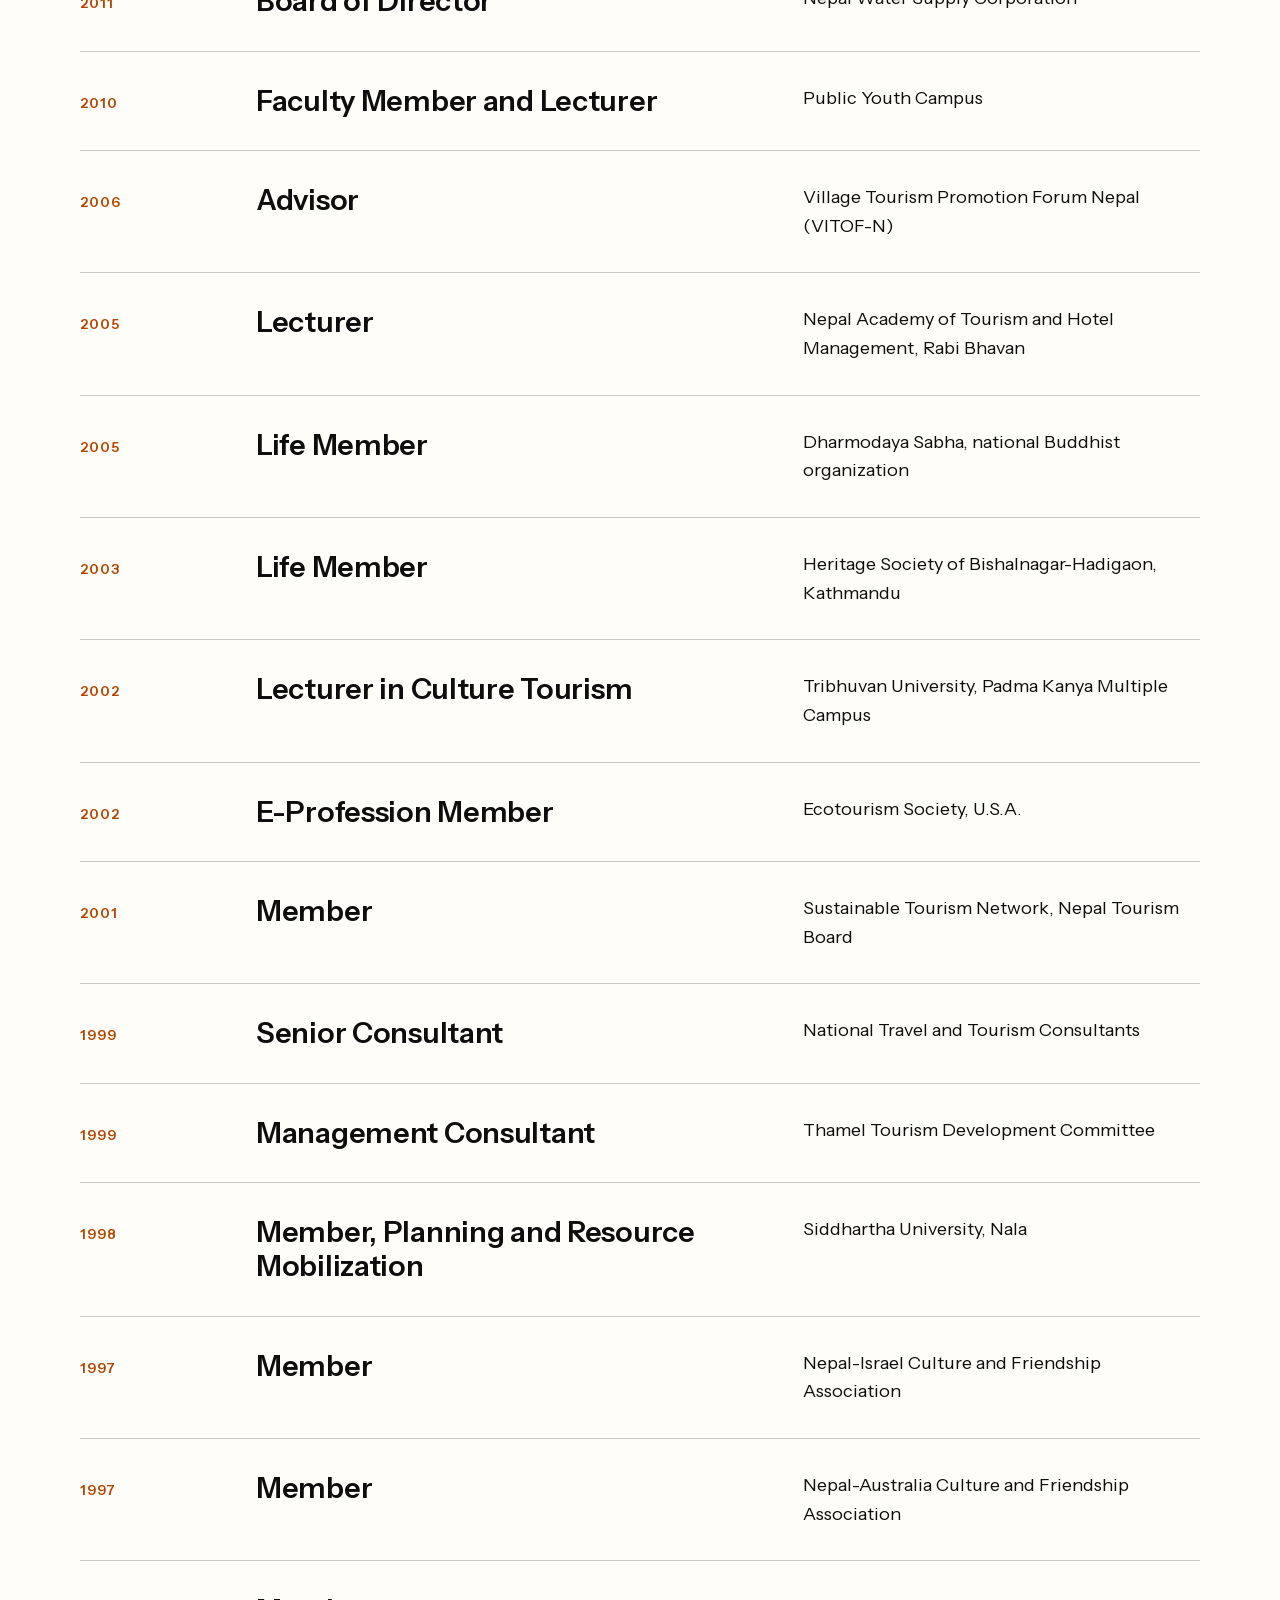
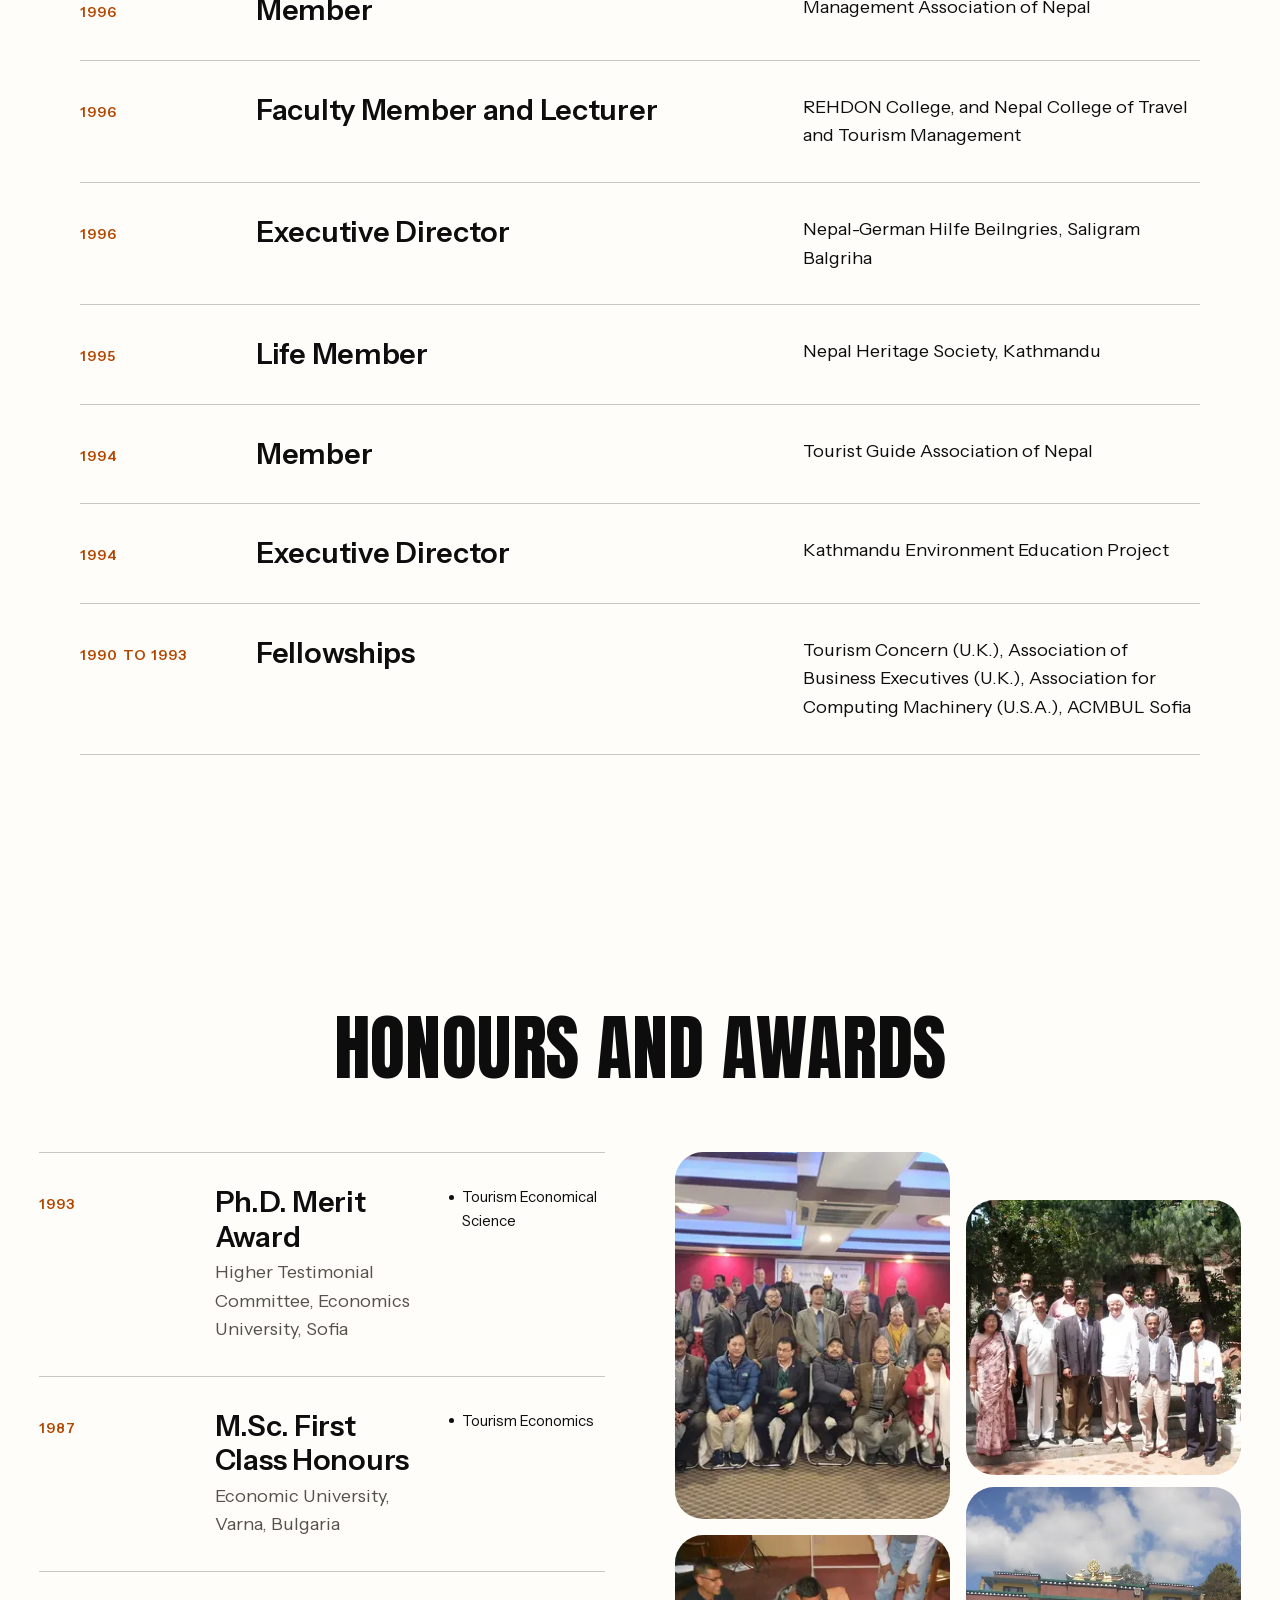
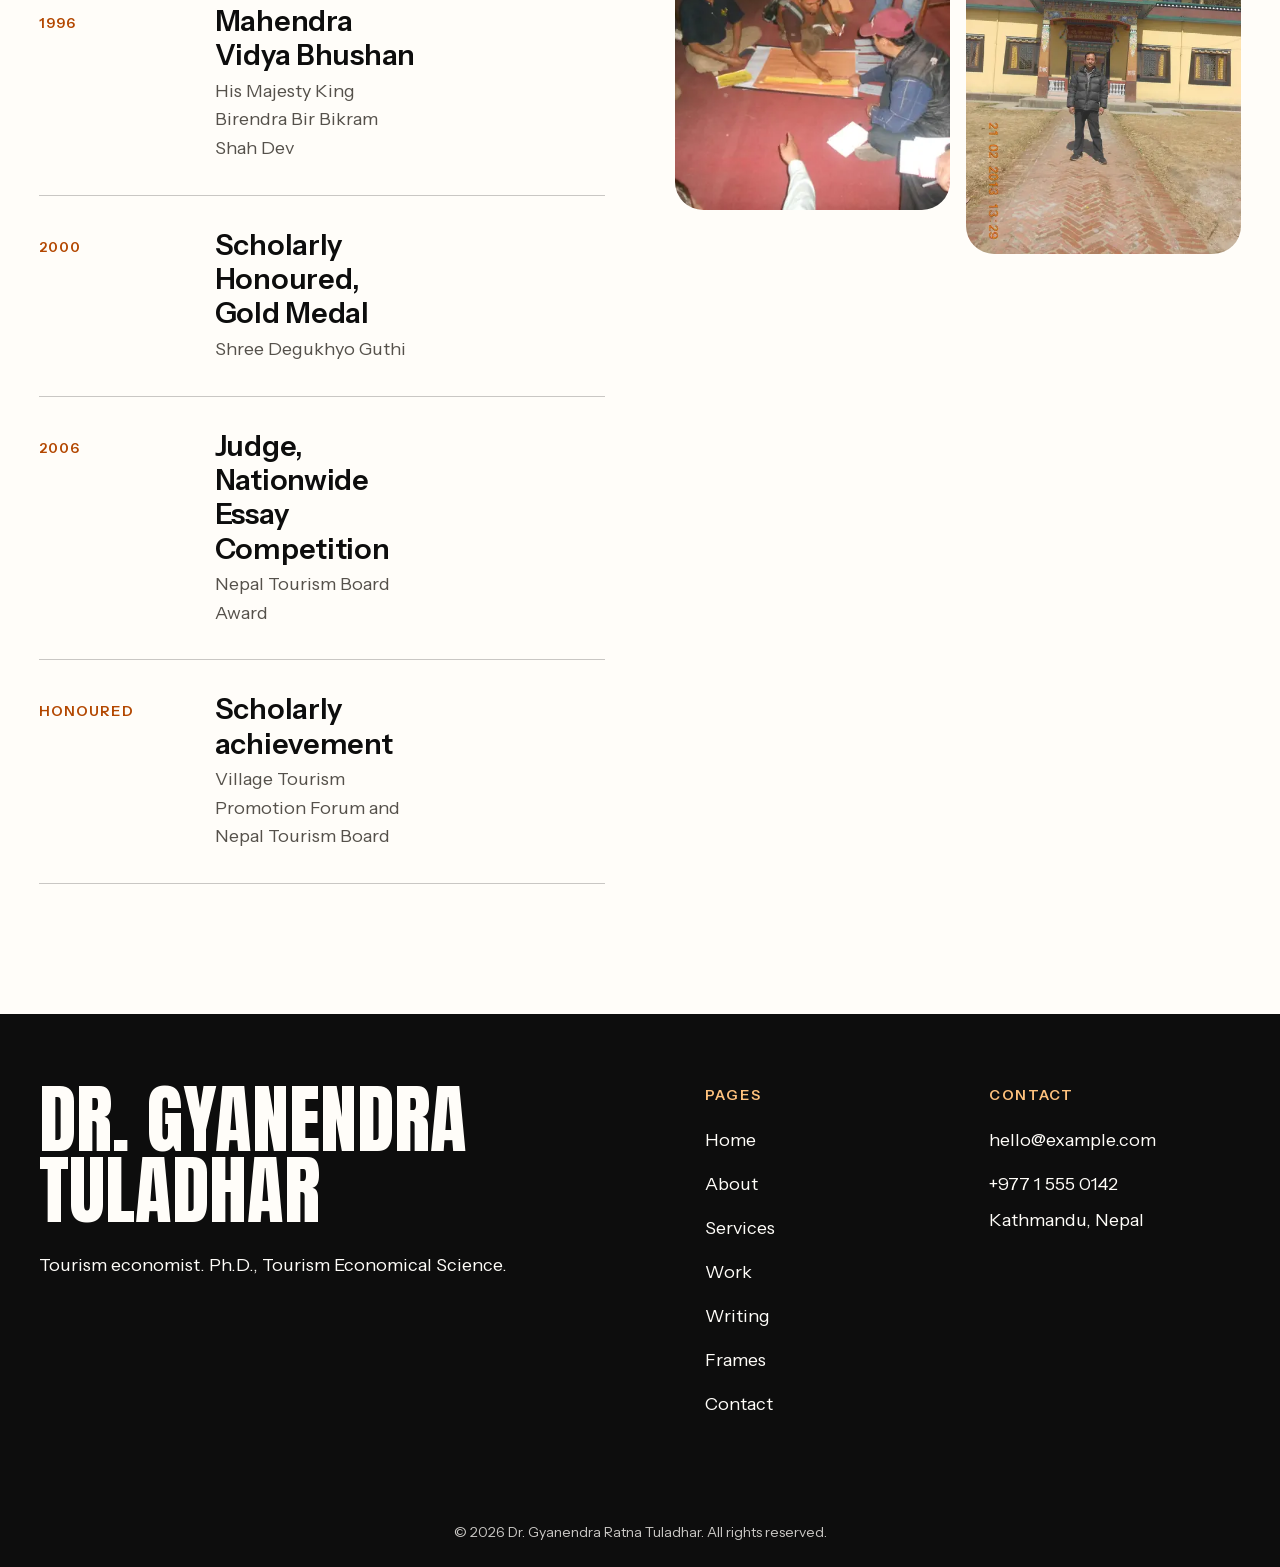
<file: about.html>
<!doctype html>
<html lang="en">
<head>
<meta charset="utf-8">
<meta name="viewport" content="width=device-width, initial-scale=1">
<title>About | Dr. Gyanendra Ratna Tuladhar</title>
<meta name="description" content="Profile of Dr. Gyanendra Ratna Tuladhar, tourism economist. Ph.D. in Tourism Economical Science, more than three decades in Nepal&#x27;s tourism sector.">
<link rel="canonical" href="https://www.example.com/about.html">
<meta name="theme-color" content="#fbf6e6">
<meta property="og:type" content="website">
<meta property="og:site_name" content="Dr. Gyanendra Ratna Tuladhar">
<meta property="og:title" content="About | Dr. Gyanendra Ratna Tuladhar">
<meta property="og:description" content="Profile of Dr. Gyanendra Ratna Tuladhar, tourism economist. Ph.D. in Tourism Economical Science, more than three decades in Nepal&#x27;s tourism sector.">
<meta property="og:url" content="https://www.example.com/about.html">
<meta property="og:image" content="https://www.example.com/assets/images/og-image.jpg">
<meta property="og:image:width" content="1200">
<meta property="og:image:height" content="630">
<meta property="og:image:alt" content="Dr. Gyanendra Ratna Tuladhar, tourism economist">
<meta name="twitter:card" content="summary_large_image">
<meta name="twitter:title" content="About | Dr. Gyanendra Ratna Tuladhar">
<meta name="twitter:description" content="Profile of Dr. Gyanendra Ratna Tuladhar, tourism economist. Ph.D. in Tourism Economical Science, more than three decades in Nepal&#x27;s tourism sector.">
<meta name="twitter:image" content="https://www.example.com/assets/images/og-image.jpg">
<link rel="icon" href="favicon.ico" sizes="48x48">
<link rel="icon" href="assets/images/favicon.svg" type="image/svg+xml">
<link rel="apple-touch-icon" href="assets/images/apple-touch-icon.png">
<link rel="manifest" href="site.webmanifest">
<link rel="preload" href="assets/fonts/anton-400.woff2" as="font" type="font/woff2" crossorigin>
<link rel="preload" href="assets/fonts/instrument-sans-var.woff2" as="font" type="font/woff2" crossorigin>
<link rel="stylesheet" href="assets/css/tokens.css">
<link rel="stylesheet" href="assets/css/base.css">
<link rel="stylesheet" href="assets/css/layout.css">
<link rel="stylesheet" href="assets/css/components.css">
<link rel="stylesheet" href="assets/css/sections.css">
<link rel="stylesheet" href="assets/css/utilities.css">
<script>document.documentElement.classList.add("js");</script>
<!-- DEMO: the example.com domain is a placeholder. Replace before launch. -->
<script type="application/ld+json">
{
  "@context": "https://schema.org",
  "@graph": [
    {
      "@type": "Person",
      "@id": "https://www.example.com/#person",
      "name": "Gyanendra Ratna Tuladhar",
      "honorificPrefix": "Dr.",
      "jobTitle": "Tourism economist",
      "image": "https://www.example.com/assets/images/portrait-600.jpg",
      "url": "https://www.example.com/",
      "sameAs": [
        "https://www.linkedin.com/in/dr-gyanendra-ratna-tuladhar-a53a7224/"
      ],
      "alumniOf": [
        {
          "@type": "EducationalOrganization",
          "name": "Sofia University, Bulgaria"
        },
        {
          "@type": "EducationalOrganization",
          "name": "Economic University, Varna, Bulgaria"
        },
        {
          "@type": "EducationalOrganization",
          "name": "Tribhuvan University, Nepal"
        }
      ],
      "knowsAbout": [
        "Tourism economics",
        "Tourism policy and planning",
        "Ecotourism",
        "Sustainable tourism",
        "Heritage tourism",
        "Destination development",
        "Tourism market research"
      ]
    },
    {
      "@type": "WebSite",
      "@id": "https://www.example.com/#website",
      "url": "https://www.example.com/",
      "name": "Dr. Gyanendra Ratna Tuladhar",
      "inLanguage": "en",
      "publisher": {
        "@id": "https://www.example.com/#person"
      }
    },
    {
      "@type": "AboutPage",
      "@id": "https://www.example.com/about.html#page",
      "url": "https://www.example.com/about.html",
      "name": "About",
      "isPartOf": {
        "@id": "https://www.example.com/#website"
      },
      "about": {
        "@id": "https://www.example.com/#person"
      }
    }
  ]
}
</script>
</head>
<body>
<a class="skip-link" href="#main">Skip to content</a>

<!-- WP: header.php -->
<header class="site-header">
  <div class="site-header__bar">
    <a class="logo" href="index.html" aria-label="G. Tuladhar, home">G. Tuladhar.</a>
    <button class="nav-toggle" type="button" aria-expanded="false" aria-controls="site-menu" data-nav-toggle>
      <span class="nav-toggle__bars" aria-hidden="true"></span>
      <span data-nav-label>Menu</span>
    </button>
    <nav class="nav" id="site-menu" aria-label="Main" data-nav>
      <ul class="nav__list">
          <li class="nav__mobile-only"><a class="nav__link" href="index.html">Home</a></li>
          <li><a class="nav__link" href="about.html" aria-current="page">About</a></li>
          <li><a class="nav__link" href="services.html">Services</a></li>
          <li><a class="nav__link" href="work.html">Work</a></li>
          <li><a class="nav__link" href="writing.html">Writing</a></li>
          <li><a class="nav__link" href="gallery.html">Frames</a></li>
      </ul>
      <a class="btn btn--primary nav__cta" href="contact.html">Let&rsquo;s talk</a>
      <div class="nav__extra">
        <p class="nav__extra-title">Contact</p>
        <ul class="nav__extra-list">
          <li><a href="mailto:hello@example.com"><!-- DEMO -->hello@example.com</a></li>
          <li><a href="tel:+97715550142"><!-- DEMO -->+977 1 555 0142</a></li>
          <li><!-- DEMO -->Kathmandu, Nepal</li>
          <li><a href="https://www.linkedin.com/in/dr-gyanendra-ratna-tuladhar-a53a7224/" target="_blank" rel="noopener">LinkedIn<span class="visually-hidden"> (opens in a new tab)</span></a></li>
        </ul>
        <p class="nav__extra-name">Gyanendra Tuladhar</p>
        <p class="nav__extra-text">Tourism economist. Ph.D., Tourism Economical Science.</p>
      </div>
    </nav>
  </div>
</header>
<!-- /WP: header.php -->

<main id="main">

<!-- WP: template-part: page-hero -->
<section class="page-hero">
  <div class="container">
    <h1>About</h1>
    <p class="page-hero__lead">Tourism economist. Ph.D. in Tourism Economical Science. More than three decades in Nepal&rsquo;s tourism sector.</p>
    <ul class="page-hero__jump"><li><a href="#education">Education</a></li><li><a href="#thesis">Thesis</a></li><li><a href="#teaching">Teaching</a></li><li><a href="#affiliations">Affiliations</a></li><li><a href="#recognition-title">Awards</a></li></ul>
    
  </div>
</section>

<section class="section" aria-labelledby="bio-title">
  <div class="container">
    <div class="bio">
      <div class="portrait-card" data-reveal>
        <picture><source type="image/webp" srcset="assets/images/portrait-cutout-600.webp 600w, assets/images/portrait-cutout-1000.webp 1000w" sizes="(min-width: 960px) 30rem, 90vw"><img class="" src="assets/images/portrait-cutout-600.png" width="1000" height="990" alt="Portrait of Dr. Gyanendra Ratna Tuladhar" loading="lazy" decoding="async"></picture>
      </div>
      <div class="prose prose--left" data-reveal>
        <h2 id="bio-title">Career</h2>
        <p class="lead">I work on the development, promotion and sustainable management of Nepal&rsquo;s tourism sector.</p>
        <p>I have worked with the Government of Nepal, Nepal Tourism Board, the National Planning Commission, Lumbini Development Trust, local governments, international development agencies, private tourism organizations and academic institutions.</p>
        <p>My main areas are tourism policy, strategic planning, destination development, sustainable tourism, market development, heritage conservation and human-resource development.</p>
        <p>My aim is to turn tourism knowledge into policies, strategies, plans, institutions, products and practical development work.</p>
        <p>Recent work includes the 15-year Tourism Development Strategy for Bagmati Province and a feasibility study of an integrated tourism programme in Bhaktapur.</p>
      </div>
    </div>
  </div>
</section>

<section class="section" aria-labelledby="model-title">
  <div class="container">
    <div class="section-head" data-reveal>
      <h2 id="model-title">The tourism I work toward</h2>
    </div>
    <ul class="principles" data-reveal-group>
      <li>Market-oriented</li>
      <li>Sustainable</li>
      <li>Decentralized</li>
      <li>Community-inclusive</li>
      <li>Knowledge-based</li>
      <li>Economically productive</li>
    </ul>
  </div>
</section>

<section class="section" id="education" aria-labelledby="education-title">
  <div class="container container--narrow">
    <div class="section-head" data-reveal>
      <h2 id="education-title">Education</h2>
    </div>
    <ol class="exp" data-reveal-group>
  <li class="exp__row">
    <p class="exp__period">1993</p>
    <div>
      <h3 class="exp__role">Ph.D., Tourism Economical Science</h3>
      <p class="exp__org">Sofia University, Higher Testimonial Committee, Sofia, Bulgaria</p>
    </div>
    <ul class="exp__tags">
      <li>Equivalence honoured by Tribhuvan University, Kirtipur</li><li>Thesis: Econometric Modulation of International Tourism Development in the Kingdom Nepal for Sustainable Development</li>
    </ul>
  </li>
  <li class="exp__row">
    <p class="exp__period">1987</p>
    <div>
      <h3 class="exp__role">B.Sc. and M.Sc. (M.A.), Tourism Economy</h3>
      <p class="exp__org">Economic University, VINS, Varna, Bulgaria</p>
    </div>
    <ul class="exp__tags">
      <li>First Class Honours</li><li>Equivalence honoured by Tribhuvan University</li><li>Thesis: Development of International Tourism in the Kingdom Nepal</li>
    </ul>
  </li>
  <li class="exp__row">
    <p class="exp__period">1980</p>
    <div>
      <h3 class="exp__role">B.Com., Commerce and Public Administration</h3>
      <p class="exp__org">Tribhuvan University, Public Youth Campus, Kathmandu</p>
    </div>
  </li>
    </ol>
    <div class="two-col u-mt-7" data-reveal>
      <div>
        <h3 class="mini-title">Key subjects studied</h3>
        <ul class="plain-list"><li>Sustainable Tourism Development and Management</li><li>Tourism Marketing and Promotion (NTO marketing and promotion)</li><li>Econometric Modulation of Statistics in Tourism</li><li>Application of Mathematical Methods in Tourism Economics</li><li>Consumer Behavior and Motivation in Tourism</li><li>Business Management in Tourism</li><li>Geography, History and Culture in Tourism</li><li>Social Psychology, Organization and Technology in Tourism</li><li>Hotel and Catering Management</li><li>Accounting, Effectiveness, Efficiency and Pricing in Tourism Management</li><li>International Monetary and Financial Relations in Tourism</li><li>Micro Finance and Credit in Tourism</li><li>Political Economics in Tourism</li><li>Planning and Balance of National Economy</li><li>Automated Management Systems, Computing Technology and Programming</li><li>Seminar Management and Specialized Tourist Guide courses</li></ul>
      </div>
      <div>
        <h3 class="mini-title">Training</h3>
        <ul class="plain-list"><li><strong>1985</strong> Trekking Tourism, Varna University</li><li><strong>1988</strong> City Tourist Guide, HMTTC, Kathmandu</li><li><strong>1993</strong> Computer software applications and SPSS statistics, ACMBUL, Varna</li><li><strong>1996</strong> Tour operations, Yeti Travels (Pvt.) Ltd.</li><li><strong>1997</strong> Tour operations and tour guiding, SATS human resource development programme, Kathmandu</li><li><strong>2002</strong> GIS applications (ArcView, ArcInfo, ILWIS), Tribhuvan University</li></ul>
        <h3 class="mini-title u-mt-6">Languages</h3>
        <ul class="plain-list"><li><strong>Newari</strong> Mother tongue</li><li><strong>Nepali</strong> Native</li><li><strong>English</strong> Excellent: reading, writing, speaking</li><li><strong>Bulgarian</strong> Excellent: reading, writing, speaking</li></ul>
      </div>
    </div>
  </div>
</section>

<section class="section" id="thesis" aria-labelledby="thesis-title">
  <div class="container container--narrow">
    <div class="section-head" data-reveal>
      <h2 id="thesis-title">Doctoral thesis</h2>
    </div>
    <div class="prose prose--left" data-reveal>
      <p class="lead">Tourism is a &ldquo;dream industry&rdquo;. It sells a fantasy, and in a world of imagination the potential is endless.</p>
      <p>My thesis argued that Nepal is physically ideal for vibrant international tourism, that tourism can reduce poverty when it is managed sustainably, and that Nepal&rsquo;s volatility comes from centralism, seasonality and weak infrastructure. The remedy is an integrated plan with progressive decentralization, conservation, people&rsquo;s participation, political commitment and targeted marketing.</p>
      <p><a class="link" href="thesis.html">Read the full findings <svg class="link__arrow" viewBox="0 0 24 24" fill="none" stroke="currentColor" stroke-width="2" stroke-linecap="round" stroke-linejoin="round" aria-hidden="true"><path d="M5 12h14M13 6l6 6-6 6"/></svg></a></p>
    </div>
  </div>
</section>

<section class="section" id="teaching" aria-labelledby="teaching-title">
  <div class="container container--narrow">
    <div class="section-head" data-reveal>
      <h2 id="teaching-title">Teaching and curriculum</h2>
      <p class="section-head__lead">Lecturing in tourism, management and research methods since 1996.</p>
    </div>
    <div class="two-col" data-reveal>
      <div>
        <h3 class="mini-title">Courses taught</h3>
        <ul class="plain-list"><li>Service Marketing</li><li>Leadership and Organizational Behavior</li><li>Organizational Behavior and Management</li><li>Marketing for Managers</li><li>Marketing Management</li><li>Principles of Marketing</li><li>Consumer Behavior</li><li>Business Environment</li><li>Research Methodology</li><li>Research Methodology and Statistics</li><li>Research Project and Diploma Paper</li><li>Foundation of Travel and Tourism Management</li><li>Tourism in Nepal</li><li>Tourism Management</li><li>Tourism Planning and Policy</li><li>Tourism Marketing and Promotion</li><li>Sustainable Tourism for Sustainable Development</li><li>Culture and Social Psychology for Tourism</li><li>Culture Tourism</li><li>Rural Development, Ecotourism and Village Tourism</li><li>Entrepreneurship Development in Nepal</li><li>Finance and Capital Structure Management</li><li>Travel Trade Management and Tourist Service Operation</li><li>Tour, Trek and Rafting Management</li></ul>
      </div>
      <div>
        <h3 class="mini-title">Universities and colleges</h3>
        <ul class="plain-list"><li>Tribhuvan University: Public Youth Campus, Padma Kanya Campus, Trichandra Multiple Campus</li><li>Prime College, Khusibun, Kathmandu</li><li>Kathmandu University: Little Angels College of Management</li><li>Nepal Academy of Tourism and Hospitality Management (NATHM)</li><li>SAAN International College, Faculty of Management</li><li>Nepal College of Travel and Tourism Management</li><li>REHDON College, Samakhusi, Kathmandu</li></ul>
        <h3 class="mini-title u-mt-6">Curriculum developed for Tribhuvan University</h3>
        <ul class="plain-list"><li>Fundamentals of Travel and Tourism Management (1st semester) (2023, 2025)</li><li>Tourism in Nepal (2nd semester) (2023, 2025)</li><li>Culture and Social Psychology for Tourism (4th semester) (2021, 2023)</li><li>Sustainable Tourism Development (5th semester)</li><li>Tour Guiding and Escorting (5th semester)</li><li>Tourism Entrepreneurship Development (5th semester)</li><li>Tourism Geography (5th semester)</li><li>Adventure Tourism (6th semester)</li><li>Event Management (6th semester)</li><li>Tourism in Nepalese Society and Politics 2 (6th semester)</li><li>Tourism Planning and Policies (6th semester)</li><li>Visitors Management (7th semester)</li></ul>
      </div>
    </div>
  </div>
</section>

<section class="section" id="affiliations" aria-labelledby="affil-title">
  <div class="container container--narrow">
    <div class="section-head" data-reveal>
      <h2 id="affil-title">Professional affiliations</h2>
      <p class="section-head__lead">Boards, associations, societies and fellowships since 1990.</p>
    </div>
    <ol class="exp exp--two">
  <li class="exp__row"><p class="exp__period">2017</p><div><h3 class="exp__role">Treasurer and Executive Director</h3></div><p>Nepal Ph.D. Association</p></li>
  <li class="exp__row"><p class="exp__period">2015</p><div><h3 class="exp__role">Executive Director</h3></div><p>Udaaya Samaj, Kathmandu</p></li>
  <li class="exp__row"><p class="exp__period">2013</p><div><h3 class="exp__role">Board of Director</h3></div><p>Kathmandu Upatyaka Khanepani Limited (KUKL)</p></li>
  <li class="exp__row"><p class="exp__period">2011</p><div><h3 class="exp__role">Board of Director</h3></div><p>Nepal Water Supply Corporation</p></li>
  <li class="exp__row"><p class="exp__period">2010</p><div><h3 class="exp__role">Faculty Member and Lecturer</h3></div><p>Public Youth Campus</p></li>
  <li class="exp__row"><p class="exp__period">2006</p><div><h3 class="exp__role">Advisor</h3></div><p>Village Tourism Promotion Forum Nepal (VITOF-N)</p></li>
  <li class="exp__row"><p class="exp__period">2005</p><div><h3 class="exp__role">Lecturer</h3></div><p>Nepal Academy of Tourism and Hotel Management, Rabi Bhavan</p></li>
  <li class="exp__row"><p class="exp__period">2005</p><div><h3 class="exp__role">Life Member</h3></div><p>Dharmodaya Sabha, national Buddhist organization</p></li>
  <li class="exp__row"><p class="exp__period">2003</p><div><h3 class="exp__role">Life Member</h3></div><p>Heritage Society of Bishalnagar-Hadigaon, Kathmandu</p></li>
  <li class="exp__row"><p class="exp__period">2002</p><div><h3 class="exp__role">Lecturer in Culture Tourism</h3></div><p>Tribhuvan University, Padma Kanya Multiple Campus</p></li>
  <li class="exp__row"><p class="exp__period">2002</p><div><h3 class="exp__role">E-Profession Member</h3></div><p>Ecotourism Society, U.S.A.</p></li>
  <li class="exp__row"><p class="exp__period">2001</p><div><h3 class="exp__role">Member</h3></div><p>Sustainable Tourism Network, Nepal Tourism Board</p></li>
  <li class="exp__row"><p class="exp__period">1999</p><div><h3 class="exp__role">Senior Consultant</h3></div><p>National Travel and Tourism Consultants</p></li>
  <li class="exp__row"><p class="exp__period">1999</p><div><h3 class="exp__role">Management Consultant</h3></div><p>Thamel Tourism Development Committee</p></li>
  <li class="exp__row"><p class="exp__period">1998</p><div><h3 class="exp__role">Member, Planning and Resource Mobilization</h3></div><p>Siddhartha University, Nala</p></li>
  <li class="exp__row"><p class="exp__period">1997</p><div><h3 class="exp__role">Member</h3></div><p>Nepal-Israel Culture and Friendship Association</p></li>
  <li class="exp__row"><p class="exp__period">1997</p><div><h3 class="exp__role">Member</h3></div><p>Nepal-Australia Culture and Friendship Association</p></li>
  <li class="exp__row"><p class="exp__period">1996</p><div><h3 class="exp__role">Member</h3></div><p>Management Association of Nepal</p></li>
  <li class="exp__row"><p class="exp__period">1996</p><div><h3 class="exp__role">Faculty Member and Lecturer</h3></div><p>REHDON College, and Nepal College of Travel and Tourism Management</p></li>
  <li class="exp__row"><p class="exp__period">1996</p><div><h3 class="exp__role">Executive Director</h3></div><p>Nepal-German Hilfe Beilngries, Saligram Balgriha</p></li>
  <li class="exp__row"><p class="exp__period">1995</p><div><h3 class="exp__role">Life Member</h3></div><p>Nepal Heritage Society, Kathmandu</p></li>
  <li class="exp__row"><p class="exp__period">1994</p><div><h3 class="exp__role">Member</h3></div><p>Tourist Guide Association of Nepal</p></li>
  <li class="exp__row"><p class="exp__period">1994</p><div><h3 class="exp__role">Executive Director</h3></div><p>Kathmandu Environment Education Project</p></li>
  <li class="exp__row"><p class="exp__period">1990 to 1993</p><div><h3 class="exp__role">Fellowships</h3></div><p>Tourism Concern (U.K.), Association of Business Executives (U.K.), Association for Computing Machinery (U.S.A.), ACMBUL Sofia</p></li>
    </ol>
  </div>
</section>

<section class="section" aria-labelledby="recognition-title">
  <div class="container">
    <div class="section-head" data-reveal>
      <h2 id="recognition-title">Honours and awards</h2>
    </div>
    <div class="recognition">
      <div>
        <ol class="exp" data-reveal-group>
  <li class="exp__row">
    <p class="exp__period">1993</p>
    <div>
      <h3 class="exp__role">Ph.D. Merit Award</h3>
      <p class="exp__org">Higher Testimonial Committee, Economics University, Sofia</p>
    </div>
    <ul class="exp__tags">
      <li>Tourism Economical Science</li>
    </ul>
  </li>
  <li class="exp__row">
    <p class="exp__period">1987</p>
    <div>
      <h3 class="exp__role">M.Sc. First Class Honours</h3>
      <p class="exp__org">Economic University, Varna, Bulgaria</p>
    </div>
    <ul class="exp__tags">
      <li>Tourism Economics</li>
    </ul>
  </li>
  <li class="exp__row">
    <p class="exp__period">1996</p>
    <div>
      <h3 class="exp__role">Mahendra Vidya Bhushan</h3>
      <p class="exp__org">His Majesty King Birendra Bir Bikram Shah Dev</p>
    </div>
  </li>
  <li class="exp__row">
    <p class="exp__period">2000</p>
    <div>
      <h3 class="exp__role">Scholarly Honoured, Gold Medal</h3>
      <p class="exp__org">Shree Degukhyo Guthi</p>
    </div>
  </li>
  <li class="exp__row">
    <p class="exp__period">2006</p>
    <div>
      <h3 class="exp__role">Judge, Nationwide Essay Competition</h3>
      <p class="exp__org">Nepal Tourism Board Award</p>
    </div>
  </li>
  <li class="exp__row">
    <p class="exp__period">Honoured</p>
    <div>
      <h3 class="exp__role">Scholarly achievement</h3>
      <p class="exp__org">Village Tourism Promotion Forum and Nepal Tourism Board</p>
    </div>
  </li>
</ol>
        
      </div>
      <div class="mosaic" data-reveal-group>
        <figure class="figure"><picture><source type="image/webp" srcset="assets/images/agm-group-480.webp 480w, assets/images/agm-group-960.webp 960w, assets/images/agm-group-1600.webp 1600w" sizes="(min-width: 960px) 22vw, 45vw"><img src="assets/images/agm-group-960.jpg" width="1600" height="1200" alt="Large group posing together in a meeting hall" loading="lazy" decoding="async"></picture></figure>
        <figure class="figure"><picture><source type="image/webp" srcset="assets/images/garden-group-480.webp 480w, assets/images/garden-group-960.webp 960w, assets/images/garden-group-1600.webp 1600w" sizes="(min-width: 960px) 22vw, 45vw"><img src="assets/images/garden-group-960.jpg" width="1600" height="1200" alt="Group of men and women standing in a garden" loading="lazy" decoding="async"></picture></figure>
        <figure class="figure"><picture><source type="image/webp" srcset="assets/images/planning-cards-480.webp 480w, assets/images/planning-cards-960.webp 960w, assets/images/planning-cards-1600.webp 1600w" sizes="(min-width: 960px) 22vw, 45vw"><img src="assets/images/planning-cards-960.jpg" width="1600" height="1200" alt="Participants arranging cards on the floor during a planning session" loading="lazy" decoding="async"></picture></figure>
        <figure class="figure"><picture><source type="image/webp" srcset="assets/images/monastery-front-480.webp 480w, assets/images/monastery-front-960.webp 960w, assets/images/monastery-front-1200.webp 1200w" sizes="(min-width: 960px) 22vw, 45vw"><img src="assets/images/monastery-front-960.jpg" width="1200" height="1600" alt="Man standing in front of a monastery building" loading="lazy" decoding="async"></picture></figure>
      </div>
    </div>
  </div>
</section>

</main>

<!-- WP: footer.php -->
<footer class="site-footer">
  <div class="site-footer__stage">
      <div class="container site-footer__top">
        <div class="site-footer__lead">
          <div class="site-footer__cols">
            <div>
              <p class="site-footer__title">Pages</p>
              <ul class="site-footer__list">
                <li><a href="index.html">Home</a></li>
                <li><a href="about.html">About</a></li>
                <li><a href="services.html">Services</a></li>
                <li><a href="work.html">Work</a></li>
                <li><a href="writing.html">Writing</a></li>
                <li><a href="gallery.html">Frames</a></li>
                <li><a href="contact.html">Contact</a></li>
              </ul>
            </div>
            <div>
              <p class="site-footer__title">Contact</p>
              <!-- WP: dynamic (contact details) -->
              <ul class="site-footer__list">
                <li><a href="mailto:hello@example.com"><!-- DEMO -->hello@example.com</a></li>
                <li><a href="tel:+97715550142"><!-- DEMO -->+977 1 555 0142</a></li>
                <li><!-- DEMO -->Kathmandu, Nepal</li>
              </ul>
            </div>
          </div>
          <div class="site-footer__brand">
            <p class="site-footer__name">Dr. Gyanendra<br>Tuladhar</p>
            <p class="u-mt-5">Tourism economist. Ph.D., Tourism Economical Science.</p>
          </div>
        </div>
      </div>
  </div>
  <div class="container">
    <p class="site-footer__legal">&copy; 2026 Dr. Gyanendra Ratna Tuladhar. All rights reserved.</p>
  </div>
</footer>
<!-- /WP: footer.php -->

<script src="assets/js/nav.js" defer></script>
<script src="assets/js/reveal.js" defer></script>
<script src="assets/js/motion.js" defer></script>
</body>
</html>
</file>
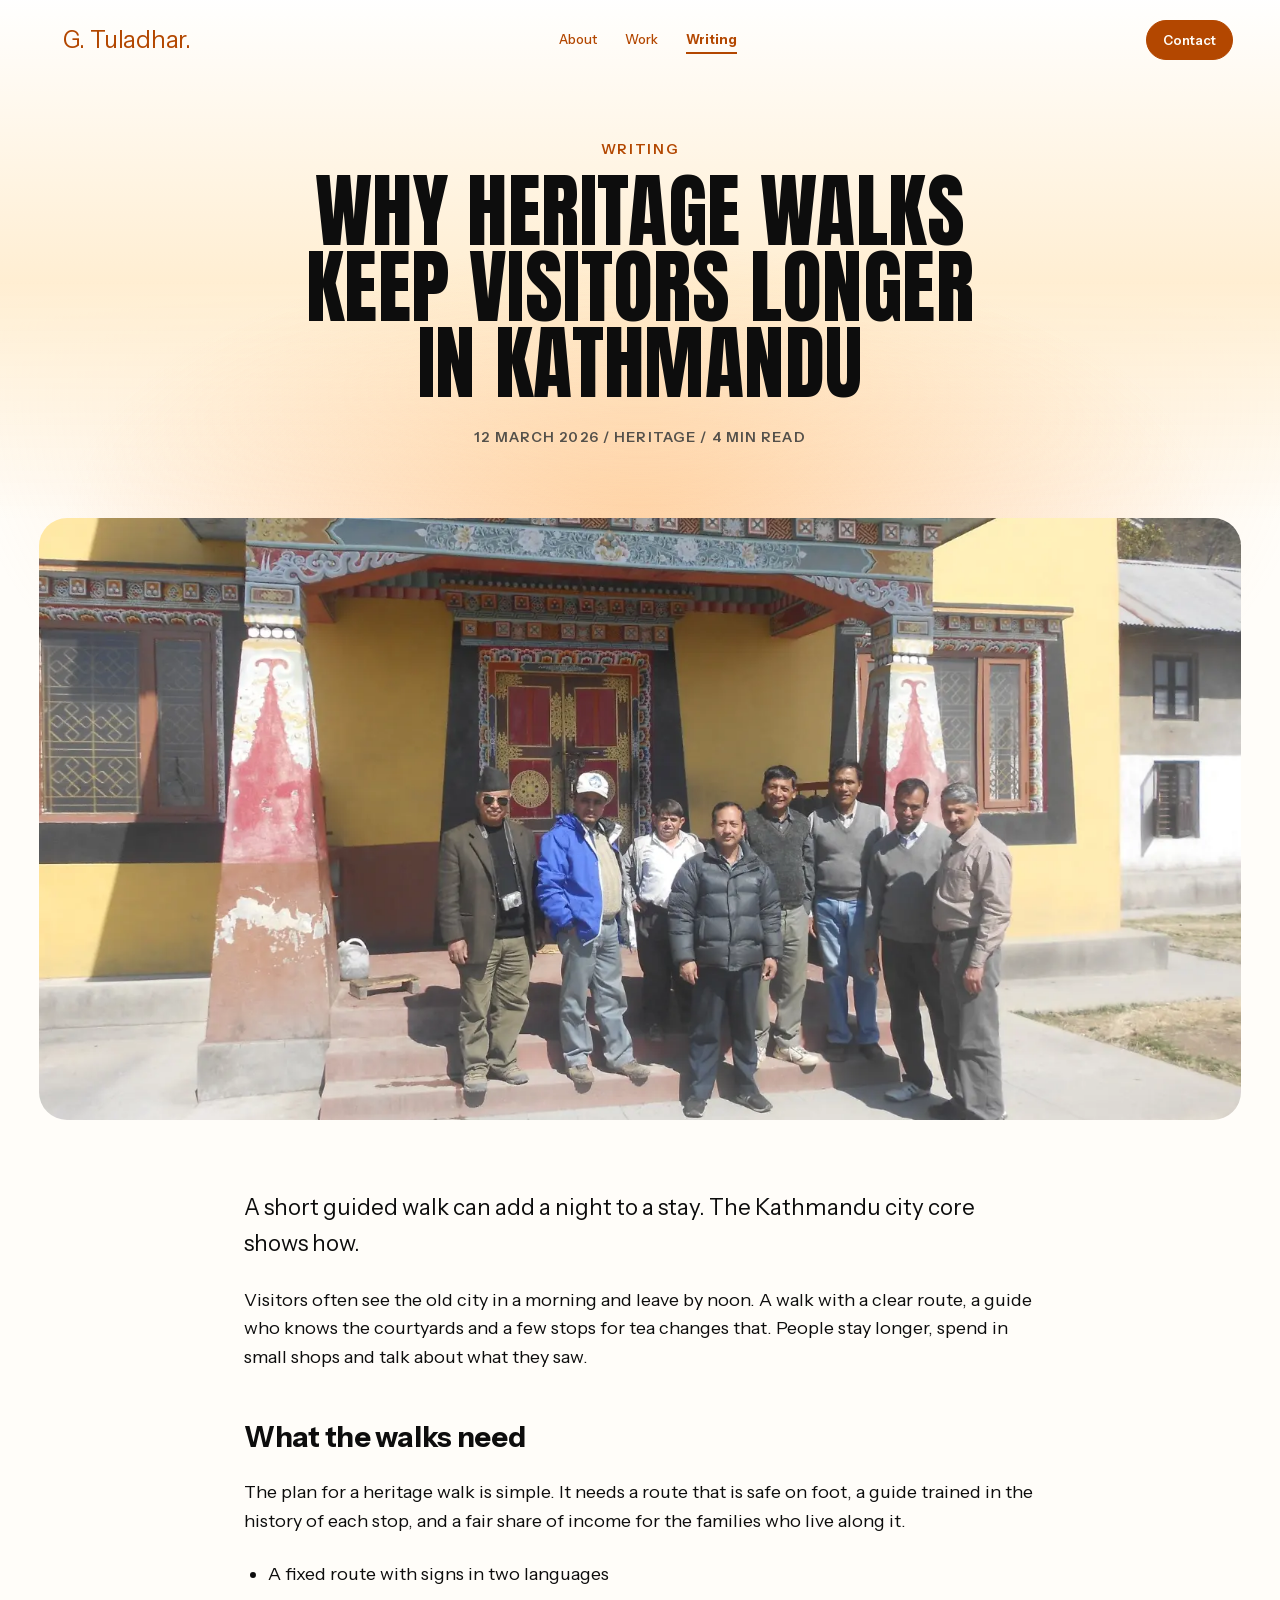
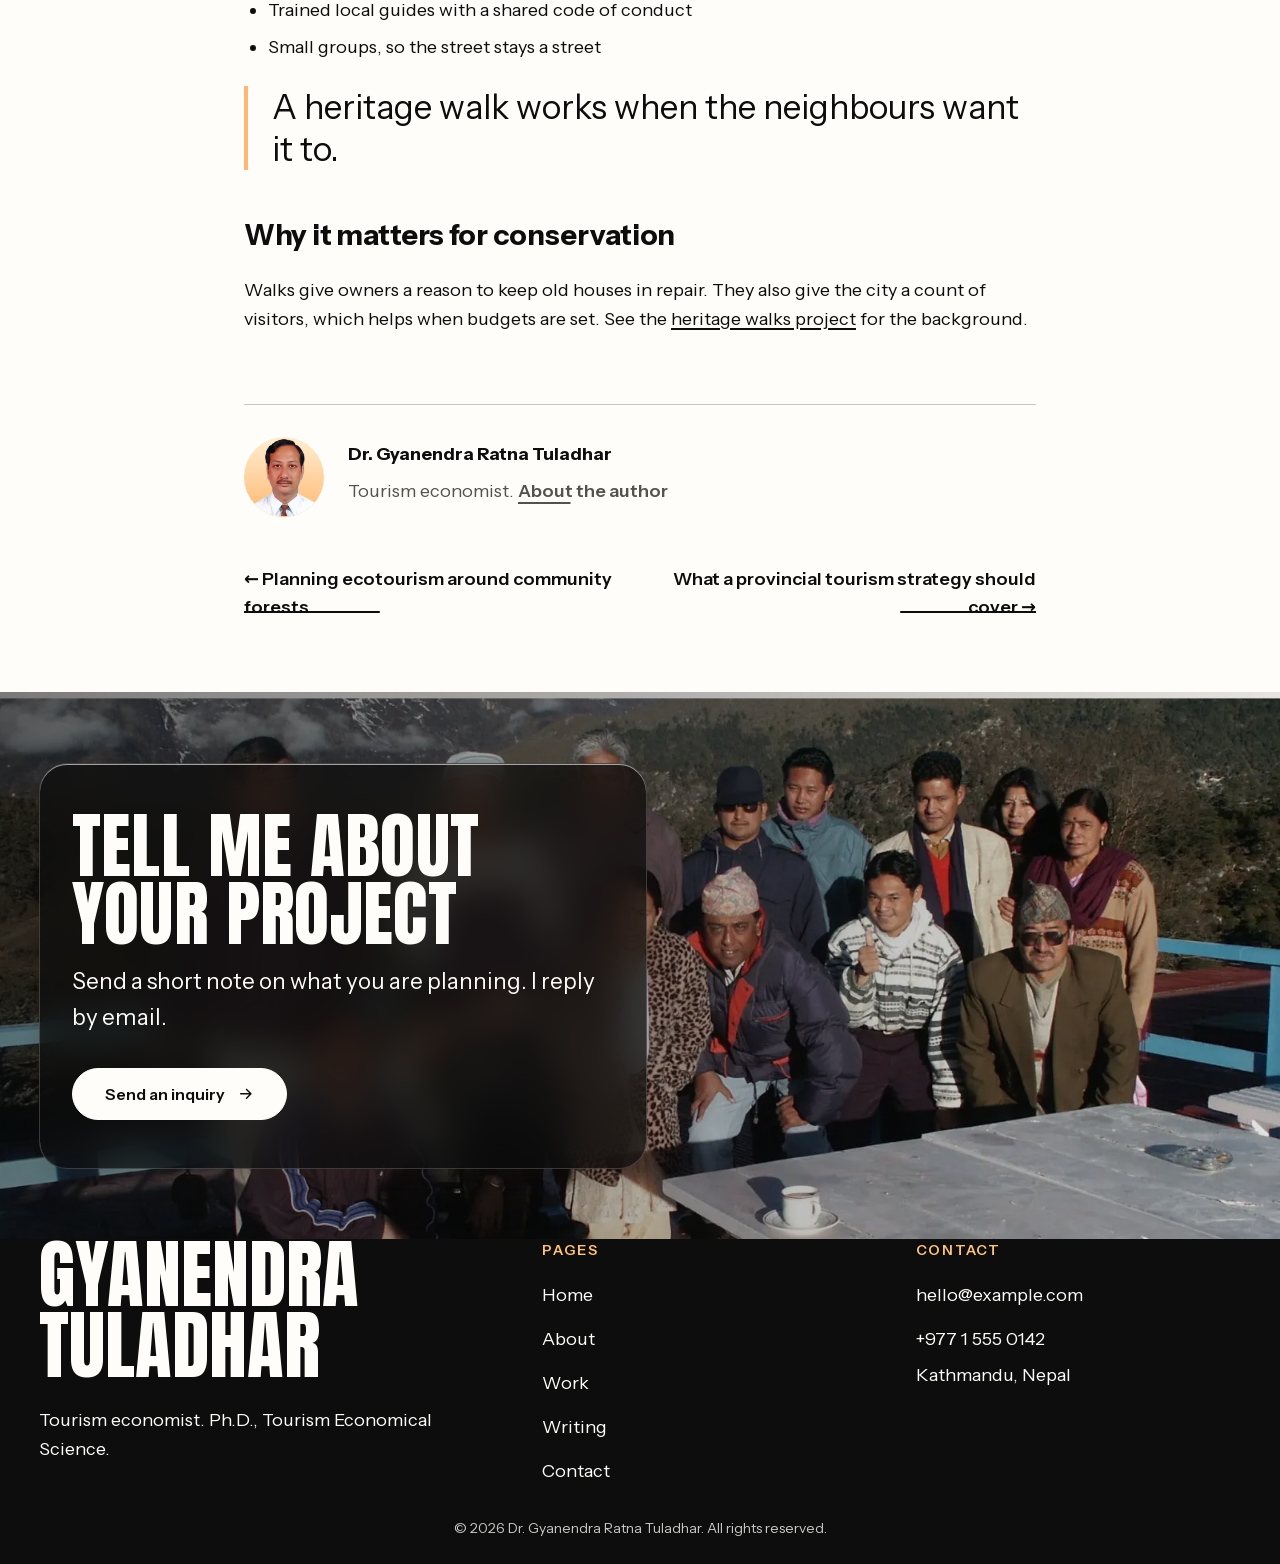
<file: article.html>
<!doctype html>
<html lang="en">
<head>
<meta charset="utf-8">
<meta name="viewport" content="width=device-width, initial-scale=1">
<title>Why heritage walks keep visitors longer in Kathmandu | Dr. Gyanendra Ratna Tuladhar</title>
<meta name="description" content="Short guided walks can add a night to a stay. Here is what the Kathmandu city core shows.">
<link rel="canonical" href="https://www.example.com/article.html">
<meta name="theme-color" content="#fbf6e6">
<meta property="og:type" content="article">
<meta property="og:site_name" content="Dr. Gyanendra Ratna Tuladhar">
<meta property="og:title" content="Why heritage walks keep visitors longer in Kathmandu | Dr. Gyanendra Ratna Tuladhar">
<meta property="og:description" content="Short guided walks can add a night to a stay. Here is what the Kathmandu city core shows.">
<meta property="og:url" content="https://www.example.com/article.html">
<meta property="og:image" content="https://www.example.com/assets/images/og-image.jpg">
<meta property="og:image:width" content="1200">
<meta property="og:image:height" content="630">
<meta property="og:image:alt" content="Dr. Gyanendra Ratna Tuladhar, tourism economist">
<meta name="twitter:card" content="summary_large_image">
<meta name="twitter:title" content="Why heritage walks keep visitors longer in Kathmandu | Dr. Gyanendra Ratna Tuladhar">
<meta name="twitter:description" content="Short guided walks can add a night to a stay. Here is what the Kathmandu city core shows.">
<meta name="twitter:image" content="https://www.example.com/assets/images/og-image.jpg">
<link rel="icon" href="favicon.ico" sizes="48x48">
<link rel="icon" href="assets/images/favicon.svg" type="image/svg+xml">
<link rel="apple-touch-icon" href="assets/images/apple-touch-icon.png">
<link rel="manifest" href="site.webmanifest">
<link rel="preload" href="assets/fonts/anton-400.woff2" as="font" type="font/woff2" crossorigin>
<link rel="preload" href="assets/fonts/instrument-sans-var.woff2" as="font" type="font/woff2" crossorigin>
<link rel="stylesheet" href="assets/css/tokens.css">
<link rel="stylesheet" href="assets/css/base.css">
<link rel="stylesheet" href="assets/css/layout.css">
<link rel="stylesheet" href="assets/css/components.css">
<link rel="stylesheet" href="assets/css/sections.css">
<link rel="stylesheet" href="assets/css/utilities.css">
<script>document.documentElement.classList.add("js");</script>
<!-- DEMO: sameAs, alumniOf and the example.com domain are placeholders. Replace before launch. -->
<script type="application/ld+json">
{
  "@context": "https://schema.org",
  "@graph": [
    {
      "@type": "Person",
      "@id": "https://www.example.com/#person",
      "name": "Gyanendra Ratna Tuladhar",
      "honorificPrefix": "Dr.",
      "jobTitle": "Tourism economist",
      "image": "https://www.example.com/assets/images/portrait-600.jpg",
      "url": "https://www.example.com/",
      "sameAs": [
        "https://www.linkedin.com/"
      ],
      "alumniOf": {
        "@type": "EducationalOrganization",
        "name": "University in Sofia, Bulgaria"
      },
      "knowsAbout": [
        "Tourism economics",
        "Tourism policy and planning",
        "Ecotourism",
        "Sustainable tourism",
        "Heritage tourism",
        "Destination development",
        "Tourism market research"
      ]
    },
    {
      "@type": "WebSite",
      "@id": "https://www.example.com/#website",
      "url": "https://www.example.com/",
      "name": "Dr. Gyanendra Ratna Tuladhar",
      "inLanguage": "en",
      "publisher": {
        "@id": "https://www.example.com/#person"
      }
    },
    {
      "@type": "BlogPosting",
      "@id": "https://www.example.com/article.html#post",
      "headline": "Why heritage walks keep visitors longer in Kathmandu",
      "datePublished": "2026-03-12",
      "author": {
        "@id": "https://www.example.com/#person"
      },
      "image": "https://www.example.com/assets/images/monastery-visit-1600.webp",
      "mainEntityOfPage": "https://www.example.com/article.html",
      "isPartOf": {
        "@id": "https://www.example.com/#website"
      }
    }
  ]
}
</script>
</head>
<body>
<a class="skip-link" href="#main">Skip to content</a>

<!-- WP: header.php -->
<header class="site-header">
  <div class="site-header__bar">
    <a class="logo" href="index.html" aria-label="G. Tuladhar, home">G. Tuladhar.</a>
    <button class="nav-toggle" type="button" aria-expanded="false" aria-controls="site-menu" data-nav-toggle>
      <span class="nav-toggle__bars" aria-hidden="true"></span>
      <span data-nav-label>Menu</span>
    </button>
    <nav class="nav" id="site-menu" aria-label="Main" data-nav>
      <ul class="nav__list">
          <li><a class="nav__link" href="about.html">About</a></li>
          <li><a class="nav__link" href="work.html">Work</a></li>
          <li><a class="nav__link" href="writing.html" aria-current="page">Writing</a></li>
      </ul>
      <a class="btn btn--primary nav__cta" href="contact.html">Contact</a>
    </nav>
  </div>
</header>
<!-- /WP: header.php -->

<main id="main">

<!-- WP: single.php (template-part: article) -->
<article>
  <header class="page-hero article-head">
    <div class="container">
      <p class="eyebrow"><a href="writing.html">Writing</a></p>
      <h1><!-- DEMO -->Why heritage walks keep visitors longer in Kathmandu</h1>
      <p class="article-meta"><time datetime="2026-03-12"><!-- DEMO -->12 March 2026</time> / <!-- DEMO -->Heritage / <!-- DEMO -->4 min read</p>
    </div>
  </header>

  <div class="container">
    <figure class="figure article-cover">
      <picture><source type="image/webp" srcset="assets/images/monastery-visit-480.webp 480w, assets/images/monastery-visit-960.webp 960w, assets/images/monastery-visit-1600.webp 1600w" sizes="100vw"><img src="assets/images/monastery-visit-960.jpg" width="1600" height="1200" alt="Group standing in front of a painted monastery entrance" decoding="async"></picture>
    </figure>
  </div>

  <div class="section--tight">
    <div class="container">
      <!-- WP: the_content() -->
      <div class="prose">
        <p class="lead"><!-- DEMO -->A short guided walk can add a night to a stay. The Kathmandu city core shows how.</p>
        <p><!-- DEMO -->Visitors often see the old city in a morning and leave by noon. A walk with a clear route, a guide who knows the courtyards and a few stops for tea changes that. People stay longer, spend in small shops and talk about what they saw.</p>
        <h2><!-- DEMO -->What the walks need</h2>
        <p><!-- DEMO -->The plan for a heritage walk is simple. It needs a route that is safe on foot, a guide trained in the history of each stop, and a fair share of income for the families who live along it.</p>
        <ul>
          <li><!-- DEMO -->A fixed route with signs in two languages</li>
          <li><!-- DEMO -->Trained local guides with a shared code of conduct</li>
          <li><!-- DEMO -->Small groups, so the street stays a street</li>
        </ul>
        <blockquote><p><!-- DEMO -->A heritage walk works when the neighbours want it to.</p></blockquote>
        <h2><!-- DEMO -->Why it matters for conservation</h2>
        <p><!-- DEMO -->Walks give owners a reason to keep old houses in repair. They also give the city a count of visitors, which helps when budgets are set. See the <a href="work.html#heritage-walks">heritage walks project</a> <!-- DEMO -->for the background.</p>
      </div>

      <!-- WP: template-part: author-box -->
      <aside class="author" aria-label="About the author">
        <div class="author__photo"><picture><source type="image/webp" srcset="assets/images/portrait-cutout-600.webp 600w, assets/images/portrait-cutout-1000.webp 1000w" sizes="80px"><img class="" src="assets/images/portrait-cutout-600.png" width="1000" height="990" alt="Portrait of Dr. Gyanendra Ratna Tuladhar" loading="lazy" decoding="async"></picture></div>
        <div>
          <p><strong>Dr. Gyanendra Ratna Tuladhar</strong></p>
          <p class="u-muted">Tourism economist. <a class="link" href="about.html">About the author</a></p>
        </div>
      </aside>

      <!-- WP: template-part: post-pager -->
      <nav class="pager" aria-label="More articles">
        <a class="link" href="article.html">&larr; <!-- DEMO -->Planning ecotourism around community forests</a>
        <a class="link pager__next" href="article.html"><!-- DEMO -->What a provincial tourism strategy should cover &rarr;</a>
      </nav>
    </div>
  </div>
</article>

<!-- WP: template-part: cta-band -->
<section class="cta on-dark" aria-labelledby="cta-title">
  <div class="cta__bg" aria-hidden="true">
    <picture><source type="image/webp" srcset="assets/images/terrace-group-480.webp 480w, assets/images/terrace-group-960.webp 960w, assets/images/terrace-group-1600.webp 1600w" sizes="100vw"><img src="assets/images/terrace-group-960.jpg" width="1600" height="1200" alt="" loading="lazy" decoding="async"></picture>
  </div>
  <div class="container">
    <div class="cta__panel glass glass--dark" data-reveal>
      <h2 id="cta-title">Tell me about your project</h2>
      <p>Send a short note on what you are planning. I reply by email.</p>
      <a class="btn btn--cream" href="contact.html">Send an inquiry <svg class="btn__arrow" viewBox="0 0 24 24" fill="none" stroke="currentColor" stroke-width="2" stroke-linecap="round" stroke-linejoin="round" aria-hidden="true"><path d="M5 12h14M13 6l6 6-6 6"/></svg></a>
    </div>
  </div>
</section>

</main>

<!-- WP: footer.php -->
<footer class="site-footer">
  <div class="container">
    <div class="site-footer__grid">
      <div>
        <p class="site-footer__name">Gyanendra<br>Tuladhar</p>
        <p class="u-mt-5">Tourism economist. Ph.D., Tourism Economical Science.</p>
      </div>
      <div>
        <p class="site-footer__title">Pages</p>
        <ul class="site-footer__list">
          <li><a href="index.html">Home</a></li>
          <li><a href="about.html">About</a></li>
          <li><a href="work.html">Work</a></li>
          <li><a href="writing.html">Writing</a></li>
          <li><a href="contact.html">Contact</a></li>
        </ul>
      </div>
      <div>
        <p class="site-footer__title">Contact</p>
        <!-- WP: dynamic (contact details) -->
        <ul class="site-footer__list">
          <li><a href="mailto:hello@example.com"><!-- DEMO -->hello@example.com</a></li>
          <li><a href="tel:+97715550142"><!-- DEMO -->+977 1 555 0142</a></li>
          <li><!-- DEMO -->Kathmandu, Nepal</li>
        </ul>
      </div>
    </div>
    <p class="site-footer__legal">&copy; 2026 Dr. Gyanendra Ratna Tuladhar. All rights reserved.</p>
  </div>
</footer>
<!-- /WP: footer.php -->

<script src="assets/js/nav.js" defer></script>
<script src="assets/js/reveal.js" defer></script>
<script src="assets/js/motion.js" defer></script>
</body>
</html>
</file>
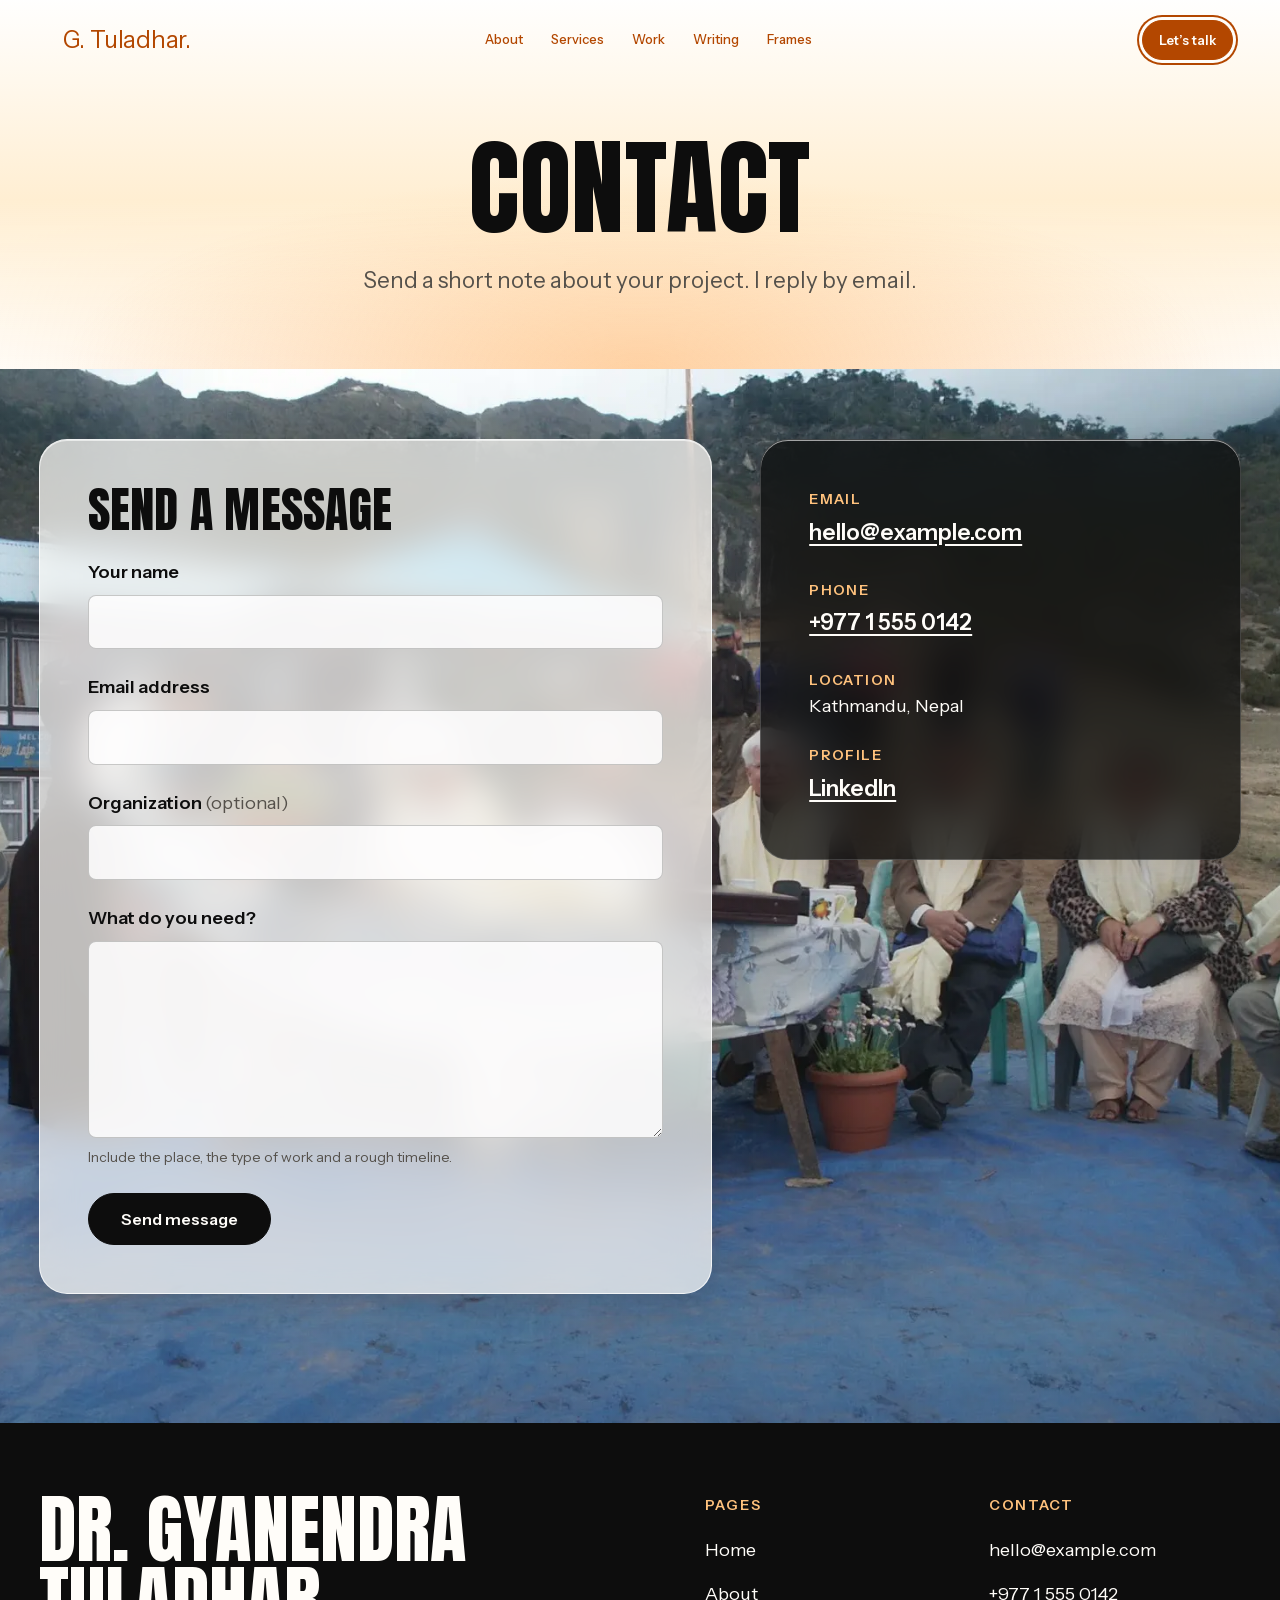
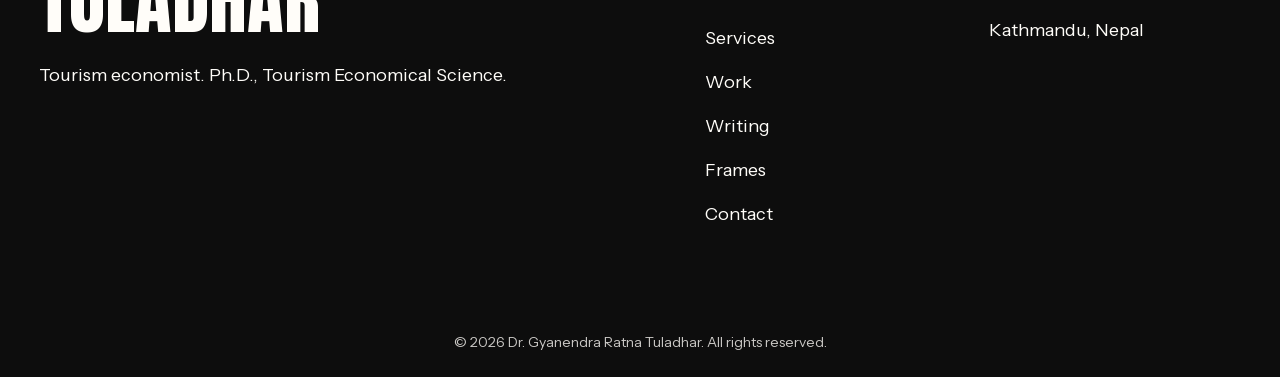
<file: contact.html>
<!doctype html>
<html lang="en">
<head>
<meta charset="utf-8">
<meta name="viewport" content="width=device-width, initial-scale=1">
<title>Contact | Dr. Gyanendra Ratna Tuladhar</title>
<meta name="description" content="Send an inquiry to Dr. Gyanendra Ratna Tuladhar about tourism policy, planning, feasibility studies or destination work in Nepal.">
<link rel="canonical" href="https://www.example.com/contact.html">
<meta name="theme-color" content="#fbf6e6">
<meta property="og:type" content="website">
<meta property="og:site_name" content="Dr. Gyanendra Ratna Tuladhar">
<meta property="og:title" content="Contact | Dr. Gyanendra Ratna Tuladhar">
<meta property="og:description" content="Send an inquiry to Dr. Gyanendra Ratna Tuladhar about tourism policy, planning, feasibility studies or destination work in Nepal.">
<meta property="og:url" content="https://www.example.com/contact.html">
<meta property="og:image" content="https://www.example.com/assets/images/og-image.jpg">
<meta property="og:image:width" content="1200">
<meta property="og:image:height" content="630">
<meta property="og:image:alt" content="Dr. Gyanendra Ratna Tuladhar, tourism economist">
<meta name="twitter:card" content="summary_large_image">
<meta name="twitter:title" content="Contact | Dr. Gyanendra Ratna Tuladhar">
<meta name="twitter:description" content="Send an inquiry to Dr. Gyanendra Ratna Tuladhar about tourism policy, planning, feasibility studies or destination work in Nepal.">
<meta name="twitter:image" content="https://www.example.com/assets/images/og-image.jpg">
<link rel="icon" href="favicon.ico" sizes="48x48">
<link rel="icon" href="assets/images/favicon.svg" type="image/svg+xml">
<link rel="apple-touch-icon" href="assets/images/apple-touch-icon.png">
<link rel="manifest" href="site.webmanifest">
<link rel="preload" href="assets/fonts/anton-400.woff2" as="font" type="font/woff2" crossorigin>
<link rel="preload" href="assets/fonts/instrument-sans-var.woff2" as="font" type="font/woff2" crossorigin>
<link rel="stylesheet" href="assets/css/tokens.css">
<link rel="stylesheet" href="assets/css/base.css">
<link rel="stylesheet" href="assets/css/layout.css">
<link rel="stylesheet" href="assets/css/components.css">
<link rel="stylesheet" href="assets/css/sections.css">
<link rel="stylesheet" href="assets/css/utilities.css">
<script>document.documentElement.classList.add("js");</script>
<!-- DEMO: the example.com domain is a placeholder. Replace before launch. -->
<script type="application/ld+json">
{
  "@context": "https://schema.org",
  "@graph": [
    {
      "@type": "Person",
      "@id": "https://www.example.com/#person",
      "name": "Gyanendra Ratna Tuladhar",
      "honorificPrefix": "Dr.",
      "jobTitle": "Tourism economist",
      "image": "https://www.example.com/assets/images/portrait-600.jpg",
      "url": "https://www.example.com/",
      "sameAs": [
        "https://www.linkedin.com/in/dr-gyanendra-ratna-tuladhar-a53a7224/"
      ],
      "alumniOf": [
        {
          "@type": "EducationalOrganization",
          "name": "Sofia University, Bulgaria"
        },
        {
          "@type": "EducationalOrganization",
          "name": "Economic University, Varna, Bulgaria"
        },
        {
          "@type": "EducationalOrganization",
          "name": "Tribhuvan University, Nepal"
        }
      ],
      "knowsAbout": [
        "Tourism economics",
        "Tourism policy and planning",
        "Ecotourism",
        "Sustainable tourism",
        "Heritage tourism",
        "Destination development",
        "Tourism market research"
      ]
    },
    {
      "@type": "WebSite",
      "@id": "https://www.example.com/#website",
      "url": "https://www.example.com/",
      "name": "Dr. Gyanendra Ratna Tuladhar",
      "inLanguage": "en",
      "publisher": {
        "@id": "https://www.example.com/#person"
      }
    },
    {
      "@type": "ContactPage",
      "@id": "https://www.example.com/contact.html#page",
      "url": "https://www.example.com/contact.html",
      "name": "Contact",
      "isPartOf": {
        "@id": "https://www.example.com/#website"
      }
    }
  ]
}
</script>
</head>
<body>
<a class="skip-link" href="#main">Skip to content</a>

<!-- WP: header.php -->
<header class="site-header">
  <div class="site-header__bar">
    <a class="logo" href="index.html" aria-label="G. Tuladhar, home">G. Tuladhar.</a>
    <button class="nav-toggle" type="button" aria-expanded="false" aria-controls="site-menu" data-nav-toggle>
      <span class="nav-toggle__bars" aria-hidden="true"></span>
      <span data-nav-label>Menu</span>
    </button>
    <nav class="nav" id="site-menu" aria-label="Main" data-nav>
      <ul class="nav__list">
          <li class="nav__mobile-only"><a class="nav__link" href="index.html">Home</a></li>
          <li><a class="nav__link" href="about.html">About</a></li>
          <li><a class="nav__link" href="services.html">Services</a></li>
          <li><a class="nav__link" href="work.html">Work</a></li>
          <li><a class="nav__link" href="writing.html">Writing</a></li>
          <li><a class="nav__link" href="gallery.html">Frames</a></li>
      </ul>
      <a class="btn btn--primary nav__cta" href="contact.html" aria-current="page">Let&rsquo;s talk</a>
      <div class="nav__extra">
        <p class="nav__extra-title">Contact</p>
        <ul class="nav__extra-list">
          <li><a href="mailto:hello@example.com"><!-- DEMO -->hello@example.com</a></li>
          <li><a href="tel:+97715550142"><!-- DEMO -->+977 1 555 0142</a></li>
          <li><!-- DEMO -->Kathmandu, Nepal</li>
          <li><a href="https://www.linkedin.com/in/dr-gyanendra-ratna-tuladhar-a53a7224/" target="_blank" rel="noopener">LinkedIn<span class="visually-hidden"> (opens in a new tab)</span></a></li>
        </ul>
        <p class="nav__extra-name">Gyanendra Tuladhar</p>
        <p class="nav__extra-text">Tourism economist. Ph.D., Tourism Economical Science.</p>
      </div>
    </nav>
  </div>
</header>
<!-- /WP: header.php -->

<main id="main">

<!-- WP: template-part: page-hero -->
<section class="page-hero">
  <div class="container">
    <h1>Contact</h1>
    <p class="page-hero__lead">Send a short note about your project. I reply by email.</p>
    
  </div>
</section>

<!-- WP: template-part: contact -->
<section class="contact" aria-label="Contact form and details">
  <div class="contact__bg" aria-hidden="true">
    <picture><source type="image/webp" srcset="assets/images/mountain-ceremony-480.webp 480w, assets/images/mountain-ceremony-960.webp 960w, assets/images/mountain-ceremony-1600.webp 1600w" sizes="100vw"><img src="assets/images/mountain-ceremony-960.jpg" width="1600" height="1200" alt="" loading="lazy" decoding="async"></picture>
  </div>
  <div class="container contact__grid">
    <div class="contact__panel glass" data-reveal>
      <h2>Send a message</h2>
      <form class="form" data-form data-endpoint="" action="mailto:hello@example.com" method="post" enctype="text/plain" novalidate>
        <div class="field" data-field>
          <label class="field__label" for="name">Your name</label>
          <input class="field__input" id="name" name="name" type="text" autocomplete="name" required aria-describedby="name-error">
          <p class="field__error" id="name-error" data-error></p>
        </div>
        <div class="field" data-field>
          <label class="field__label" for="email">Email address</label>
          <input class="field__input" id="email" name="email" type="email" autocomplete="email" inputmode="email" required aria-describedby="email-error">
          <p class="field__error" id="email-error" data-error></p>
        </div>
        <div class="field" data-field>
          <label class="field__label" for="organization">Organization <span class="field__optional">(optional)</span></label>
          <input class="field__input" id="organization" name="organization" type="text" autocomplete="organization">
          <p class="field__error" data-error></p>
        </div>
        <div class="field" data-field>
          <label class="field__label" for="message">What do you need?</label>
          <textarea class="field__input" id="message" name="message" rows="6" required aria-describedby="message-hint message-error"></textarea>
          <p class="field__hint" id="message-hint">Include the place, the type of work and a rough timeline.</p>
          <p class="field__error" id="message-error" data-error></p>
        </div>
        <div class="visually-hidden" aria-hidden="true">
          <label>Leave this field empty <input type="text" name="website" tabindex="-1" autocomplete="off"></label>
        </div>
        <div class="form__status" role="status" aria-live="polite" data-form-status hidden></div>
        <div class="form__actions">
          <button class="btn btn--primary" type="submit" data-form-submit><span data-submit-label>Send message</span><span class="form__spinner" aria-hidden="true"></span></button>
        </div>
      </form>
      <div class="form-success" data-form-success hidden tabindex="-1">
        <h3>Message sent</h3>
        <p>Thank you. Your message is on its way and I will reply by email.</p>
        <div><button class="btn btn--ghost" type="button" data-form-reset>Send another message</button></div>
      </div>
    </div>
    <aside class="contact__panel glass glass--dark on-dark" aria-label="Contact details" data-reveal>
      <!-- WP: dynamic (contact details) -->
      <dl class="contact__details">
        <div><dt>Email</dt><dd><a href="mailto:hello@example.com"><!-- DEMO -->hello@example.com</a></dd></div>
        <div><dt>Phone</dt><dd><a href="tel:+97715550142"><!-- DEMO -->+977 1 555 0142</a></dd></div>
        <div><dt>Location</dt><dd><!-- DEMO -->Kathmandu, Nepal</dd></div>
        <div><dt>Profile</dt><dd><a href="https://www.linkedin.com/in/dr-gyanendra-ratna-tuladhar-a53a7224/" target="_blank" rel="noopener">LinkedIn<span class="visually-hidden"> (opens in a new tab)</span></a></dd></div>
      </dl>
    </aside>
  </div>
</section>

</main>

<!-- WP: footer.php -->
<footer class="site-footer">
  <div class="site-footer__stage">
      <div class="container site-footer__top">
        <div class="site-footer__lead">
          <div class="site-footer__cols">
            <div>
              <p class="site-footer__title">Pages</p>
              <ul class="site-footer__list">
                <li><a href="index.html">Home</a></li>
                <li><a href="about.html">About</a></li>
                <li><a href="services.html">Services</a></li>
                <li><a href="work.html">Work</a></li>
                <li><a href="writing.html">Writing</a></li>
                <li><a href="gallery.html">Frames</a></li>
                <li><a href="contact.html">Contact</a></li>
              </ul>
            </div>
            <div>
              <p class="site-footer__title">Contact</p>
              <!-- WP: dynamic (contact details) -->
              <ul class="site-footer__list">
                <li><a href="mailto:hello@example.com"><!-- DEMO -->hello@example.com</a></li>
                <li><a href="tel:+97715550142"><!-- DEMO -->+977 1 555 0142</a></li>
                <li><!-- DEMO -->Kathmandu, Nepal</li>
              </ul>
            </div>
          </div>
          <div class="site-footer__brand">
            <p class="site-footer__name">Dr. Gyanendra<br>Tuladhar</p>
            <p class="u-mt-5">Tourism economist. Ph.D., Tourism Economical Science.</p>
          </div>
        </div>
      </div>
  </div>
  <div class="container">
    <p class="site-footer__legal">&copy; 2026 Dr. Gyanendra Ratna Tuladhar. All rights reserved.</p>
  </div>
</footer>
<!-- /WP: footer.php -->

<script src="assets/js/nav.js" defer></script>
<script src="assets/js/reveal.js" defer></script>
<script src="assets/js/motion.js" defer></script>
<script src="assets/js/form.js" defer></script>
</body>
</html>
</file>
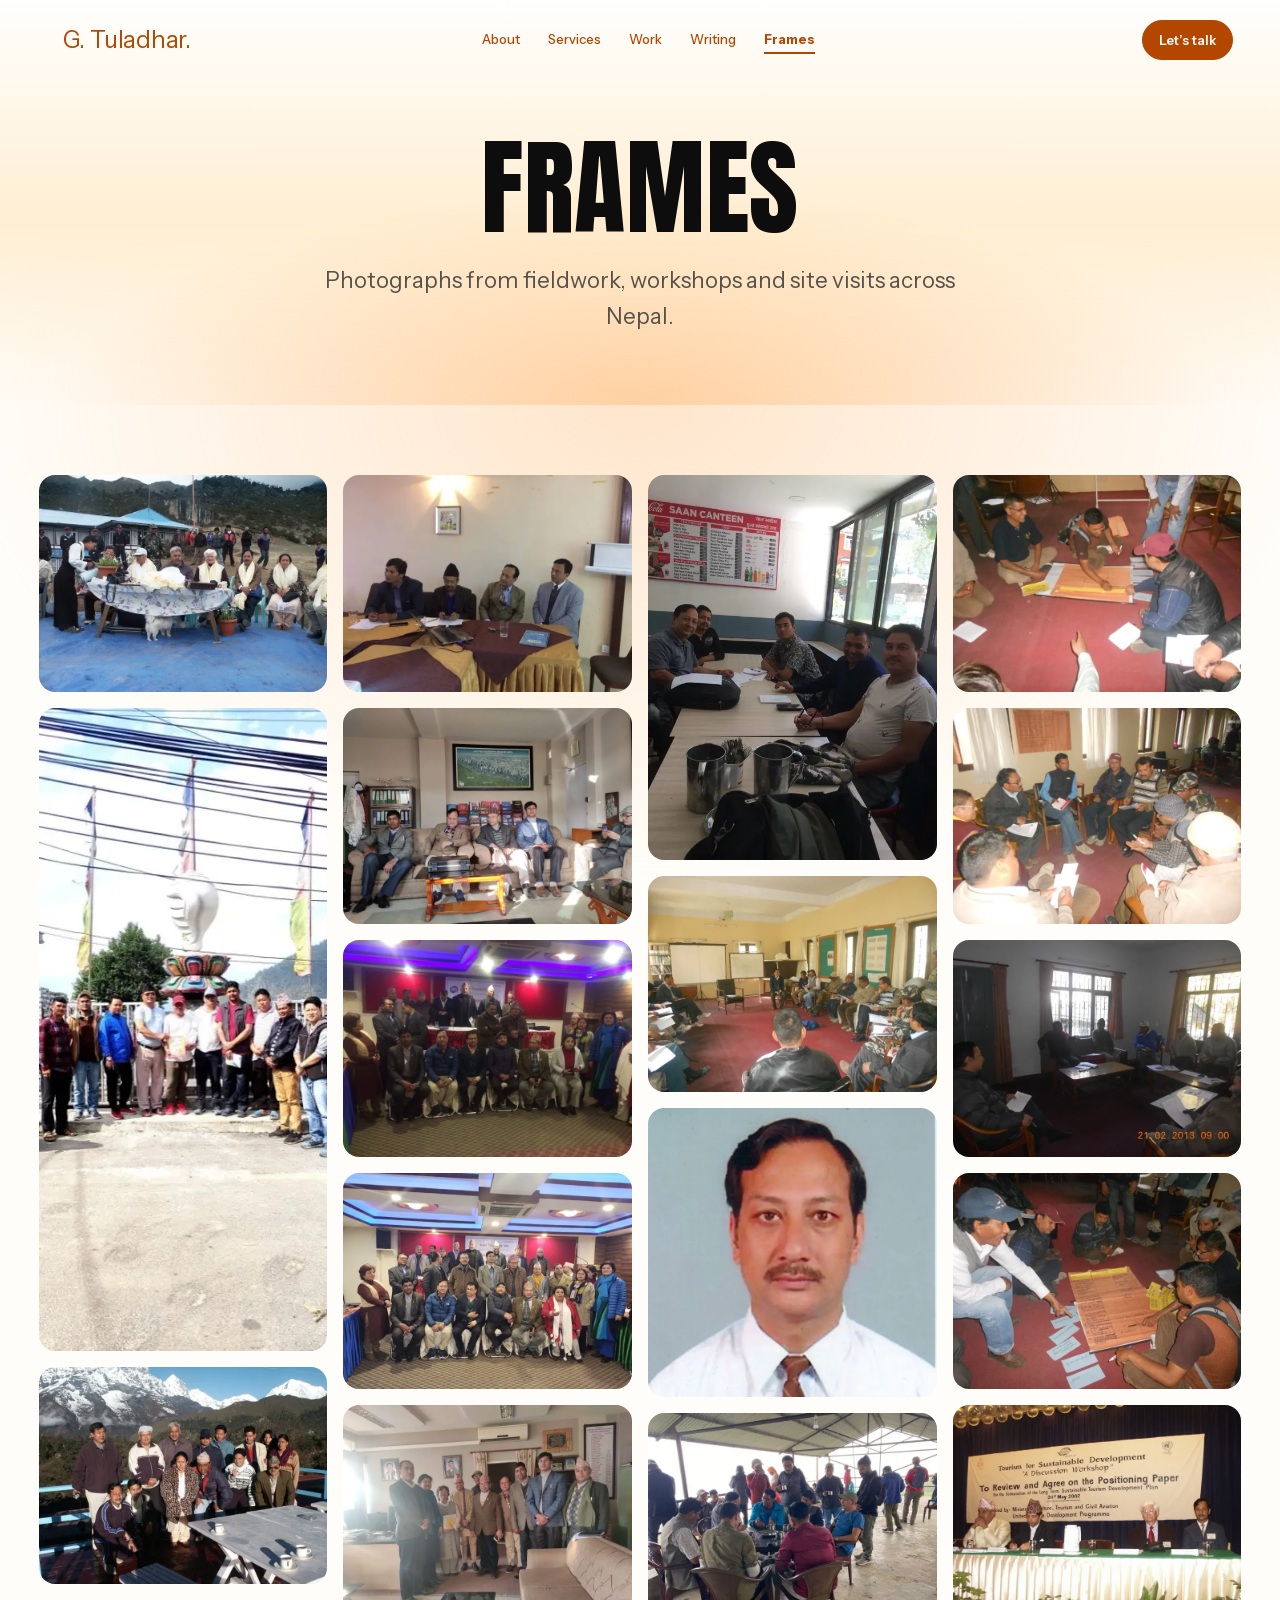
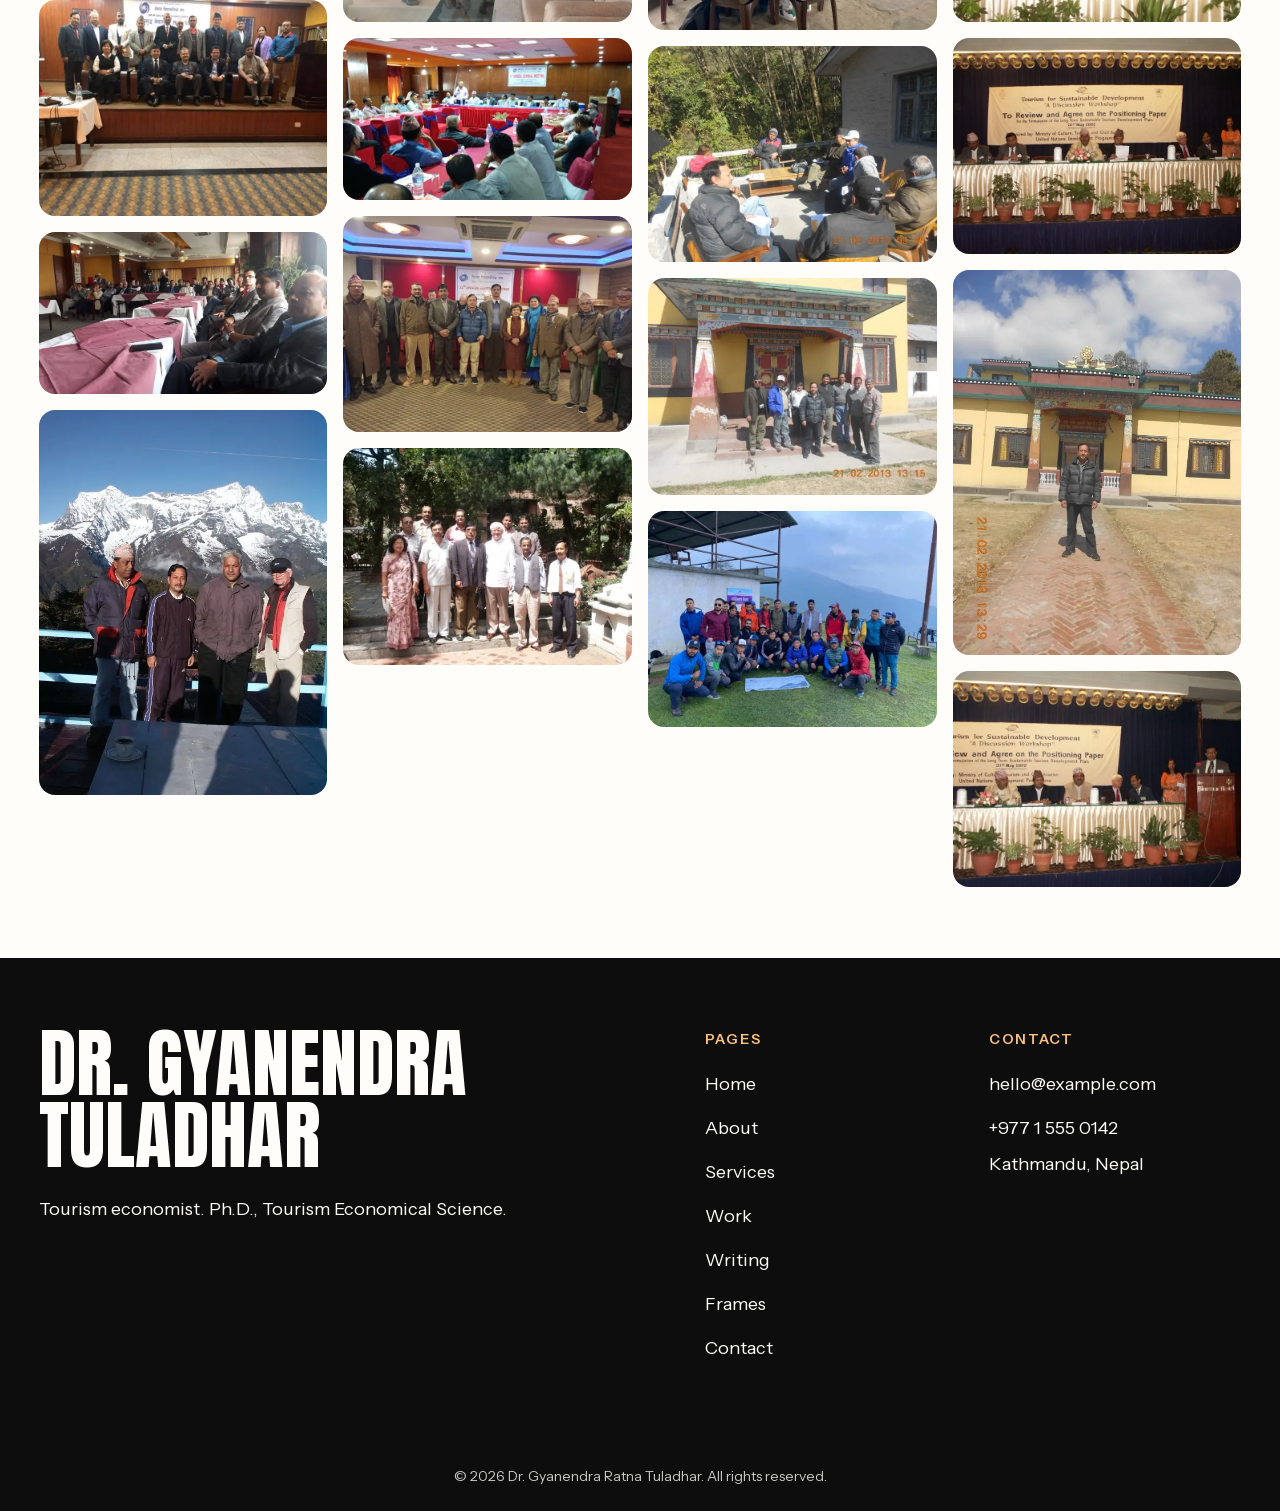
<file: gallery.html>
<!doctype html>
<html lang="en">
<head>
<meta charset="utf-8">
<meta name="viewport" content="width=device-width, initial-scale=1">
<title>Frames | Dr. Gyanendra Ratna Tuladhar</title>
<meta name="description" content="Photographs from fieldwork, workshops and site visits across Nepal.">
<link rel="canonical" href="https://www.example.com/gallery.html">
<meta name="theme-color" content="#fbf6e6">
<meta property="og:type" content="website">
<meta property="og:site_name" content="Dr. Gyanendra Ratna Tuladhar">
<meta property="og:title" content="Frames | Dr. Gyanendra Ratna Tuladhar">
<meta property="og:description" content="Photographs from fieldwork, workshops and site visits across Nepal.">
<meta property="og:url" content="https://www.example.com/gallery.html">
<meta property="og:image" content="https://www.example.com/assets/images/og-image.jpg">
<meta property="og:image:width" content="1200">
<meta property="og:image:height" content="630">
<meta property="og:image:alt" content="Dr. Gyanendra Ratna Tuladhar, tourism economist">
<meta name="twitter:card" content="summary_large_image">
<meta name="twitter:title" content="Frames | Dr. Gyanendra Ratna Tuladhar">
<meta name="twitter:description" content="Photographs from fieldwork, workshops and site visits across Nepal.">
<meta name="twitter:image" content="https://www.example.com/assets/images/og-image.jpg">
<link rel="icon" href="favicon.ico" sizes="48x48">
<link rel="icon" href="assets/images/favicon.svg" type="image/svg+xml">
<link rel="apple-touch-icon" href="assets/images/apple-touch-icon.png">
<link rel="manifest" href="site.webmanifest">
<link rel="preload" href="assets/fonts/anton-400.woff2" as="font" type="font/woff2" crossorigin>
<link rel="preload" href="assets/fonts/instrument-sans-var.woff2" as="font" type="font/woff2" crossorigin>
<link rel="stylesheet" href="assets/css/tokens.css">
<link rel="stylesheet" href="assets/css/base.css">
<link rel="stylesheet" href="assets/css/layout.css">
<link rel="stylesheet" href="assets/css/components.css">
<link rel="stylesheet" href="assets/css/sections.css">
<link rel="stylesheet" href="assets/css/utilities.css">
<script>document.documentElement.classList.add("js");</script>
<!-- DEMO: the example.com domain is a placeholder. Replace before launch. -->
<script type="application/ld+json">
{
  "@context": "https://schema.org",
  "@graph": [
    {
      "@type": "WebSite",
      "@id": "https://www.example.com/#website",
      "url": "https://www.example.com/",
      "name": "Dr. Gyanendra Ratna Tuladhar",
      "inLanguage": "en",
      "publisher": {
        "@id": "https://www.example.com/#person"
      }
    },
    {
      "@type": "CollectionPage",
      "@id": "https://www.example.com/gallery.html#blog",
      "url": "https://www.example.com/gallery.html",
      "name": "Frames",
      "isPartOf": {
        "@id": "https://www.example.com/#website"
      },
      "author": {
        "@id": "https://www.example.com/#person"
      }
    }
  ]
}
</script>
</head>
<body>
<a class="skip-link" href="#main">Skip to content</a>

<!-- WP: header.php -->
<header class="site-header">
  <div class="site-header__bar">
    <a class="logo" href="index.html" aria-label="G. Tuladhar, home">G. Tuladhar.</a>
    <button class="nav-toggle" type="button" aria-expanded="false" aria-controls="site-menu" data-nav-toggle>
      <span class="nav-toggle__bars" aria-hidden="true"></span>
      <span data-nav-label>Menu</span>
    </button>
    <nav class="nav" id="site-menu" aria-label="Main" data-nav>
      <ul class="nav__list">
          <li class="nav__mobile-only"><a class="nav__link" href="index.html">Home</a></li>
          <li><a class="nav__link" href="about.html">About</a></li>
          <li><a class="nav__link" href="services.html">Services</a></li>
          <li><a class="nav__link" href="work.html">Work</a></li>
          <li><a class="nav__link" href="writing.html">Writing</a></li>
          <li><a class="nav__link" href="gallery.html" aria-current="page">Frames</a></li>
      </ul>
      <a class="btn btn--primary nav__cta" href="contact.html">Let&rsquo;s talk</a>
      <div class="nav__extra">
        <p class="nav__extra-title">Contact</p>
        <ul class="nav__extra-list">
          <li><a href="mailto:hello@example.com"><!-- DEMO -->hello@example.com</a></li>
          <li><a href="tel:+97715550142"><!-- DEMO -->+977 1 555 0142</a></li>
          <li><!-- DEMO -->Kathmandu, Nepal</li>
          <li><a href="https://www.linkedin.com/in/dr-gyanendra-ratna-tuladhar-a53a7224/" target="_blank" rel="noopener">LinkedIn<span class="visually-hidden"> (opens in a new tab)</span></a></li>
        </ul>
        <p class="nav__extra-name">Gyanendra Tuladhar</p>
        <p class="nav__extra-text">Tourism economist. Ph.D., Tourism Economical Science.</p>
      </div>
    </nav>
  </div>
</header>
<!-- /WP: header.php -->

<main id="main">

<!-- WP: template-part: page-hero -->
<section class="page-hero">
  <div class="container">
    <h1>Frames</h1>
    <p class="page-hero__lead">Photographs from fieldwork, workshops and site visits across Nepal.</p>
  </div>
</section>

<section class="section--tight" aria-label="Photographs">
  <div class="container">
    <ul class="gallery">
      <li class="gallery__item"><a href="assets/images/gallery/g01-1600.webp" data-lightbox aria-label="Open photograph 1 of 29"><img src="assets/images/gallery/g01-720.webp" width="1600" height="1200" alt="Photograph from fieldwork, 1 of 29" loading="lazy" decoding="async"></a></li>
      <li class="gallery__item"><a href="assets/images/gallery/g02-1600.webp" data-lightbox aria-label="Open photograph 2 of 29"><img src="assets/images/gallery/g02-720.webp" width="719" height="1600" alt="Photograph from fieldwork, 2 of 29" loading="lazy" decoding="async"></a></li>
      <li class="gallery__item"><a href="assets/images/gallery/g03-1600.webp" data-lightbox aria-label="Open photograph 3 of 29"><img src="assets/images/gallery/g03-720.webp" width="1600" height="1200" alt="Photograph from fieldwork, 3 of 29" loading="lazy" decoding="async"></a></li>
      <li class="gallery__item"><a href="assets/images/gallery/g04-1600.webp" data-lightbox aria-label="Open photograph 4 of 29"><img src="assets/images/gallery/g04-720.webp" width="1600" height="1200" alt="Photograph from fieldwork, 4 of 29" loading="lazy" decoding="async"></a></li>
      <li class="gallery__item"><a href="assets/images/gallery/g05-1600.webp" data-lightbox aria-label="Open photograph 5 of 29"><img src="assets/images/gallery/g05-720.webp" width="1600" height="900" alt="Photograph from fieldwork, 5 of 29" loading="lazy" decoding="async"></a></li>
      <li class="gallery__item"><a href="assets/images/gallery/g06-1600.webp" data-lightbox aria-label="Open photograph 6 of 29"><img src="assets/images/gallery/g06-720.webp" width="1200" height="1600" alt="Photograph from fieldwork, 6 of 29" loading="lazy" decoding="async"></a></li>
      <li class="gallery__item"><a href="assets/images/gallery/g07-1600.webp" data-lightbox aria-label="Open photograph 7 of 29"><img src="assets/images/gallery/g07-720.webp" width="1600" height="1200" alt="Photograph from fieldwork, 7 of 29" loading="lazy" decoding="async"></a></li>
      <li class="gallery__item"><a href="assets/images/gallery/g08-1600.webp" data-lightbox aria-label="Open photograph 8 of 29"><img src="assets/images/gallery/g08-720.webp" width="1600" height="1200" alt="Photograph from fieldwork, 8 of 29" loading="lazy" decoding="async"></a></li>
      <li class="gallery__item"><a href="assets/images/gallery/g09-1600.webp" data-lightbox aria-label="Open photograph 9 of 29"><img src="assets/images/gallery/g09-720.webp" width="1600" height="1200" alt="Photograph from fieldwork, 9 of 29" loading="lazy" decoding="async"></a></li>
      <li class="gallery__item"><a href="assets/images/gallery/g10-1600.webp" data-lightbox aria-label="Open photograph 10 of 29"><img src="assets/images/gallery/g10-720.webp" width="1600" height="1200" alt="Photograph from fieldwork, 10 of 29" loading="lazy" decoding="async"></a></li>
      <li class="gallery__item"><a href="assets/images/gallery/g11-1600.webp" data-lightbox aria-label="Open photograph 11 of 29"><img src="assets/images/gallery/g11-720.webp" width="1600" height="1200" alt="Photograph from fieldwork, 11 of 29" loading="lazy" decoding="async"></a></li>
      <li class="gallery__item"><a href="assets/images/gallery/g12-1600.webp" data-lightbox aria-label="Open photograph 12 of 29"><img src="assets/images/gallery/g12-720.webp" width="1600" height="900" alt="Photograph from fieldwork, 12 of 29" loading="lazy" decoding="async"></a></li>
      <li class="gallery__item"><a href="assets/images/gallery/g13-1600.webp" data-lightbox aria-label="Open photograph 13 of 29"><img src="assets/images/gallery/g13-720.webp" width="1600" height="1200" alt="Photograph from fieldwork, 13 of 29" loading="lazy" decoding="async"></a></li>
      <li class="gallery__item"><a href="assets/images/gallery/g14-1600.webp" data-lightbox aria-label="Open photograph 14 of 29"><img src="assets/images/gallery/g14-720.webp" width="1600" height="1200" alt="Photograph from fieldwork, 14 of 29" loading="lazy" decoding="async"></a></li>
      <li class="gallery__item"><a href="assets/images/gallery/g15-1600.webp" data-lightbox aria-label="Open photograph 15 of 29"><img src="assets/images/gallery/g15-720.webp" width="1200" height="1600" alt="Photograph from fieldwork, 15 of 29" loading="lazy" decoding="async"></a></li>
      <li class="gallery__item"><a href="assets/images/gallery/g16-1600.webp" data-lightbox aria-label="Open photograph 16 of 29"><img src="assets/images/gallery/g16-720.webp" width="1600" height="1200" alt="Photograph from fieldwork, 16 of 29" loading="lazy" decoding="async"></a></li>
      <li class="gallery__item"><a href="assets/images/gallery/g17-1600.webp" data-lightbox aria-label="Open photograph 17 of 29"><img src="assets/images/gallery/g17-720.webp" width="1600" height="1600" alt="Photograph from fieldwork, 17 of 29" loading="lazy" decoding="async"></a></li>
      <li class="gallery__item"><a href="assets/images/gallery/g18-1600.webp" data-lightbox aria-label="Open photograph 18 of 29"><img src="assets/images/gallery/g18-720.webp" width="1600" height="1200" alt="Photograph from fieldwork, 18 of 29" loading="lazy" decoding="async"></a></li>
      <li class="gallery__item"><a href="assets/images/gallery/g19-1600.webp" data-lightbox aria-label="Open photograph 19 of 29"><img src="assets/images/gallery/g19-720.webp" width="1600" height="1200" alt="Photograph from fieldwork, 19 of 29" loading="lazy" decoding="async"></a></li>
      <li class="gallery__item"><a href="assets/images/gallery/g20-1600.webp" data-lightbox aria-label="Open photograph 20 of 29"><img src="assets/images/gallery/g20-720.webp" width="1600" height="1200" alt="Photograph from fieldwork, 20 of 29" loading="lazy" decoding="async"></a></li>
      <li class="gallery__item"><a href="assets/images/gallery/g21-1600.webp" data-lightbox aria-label="Open photograph 21 of 29"><img src="assets/images/gallery/g21-720.webp" width="1600" height="1200" alt="Photograph from fieldwork, 21 of 29" loading="lazy" decoding="async"></a></li>
      <li class="gallery__item"><a href="assets/images/gallery/g22-1600.webp" data-lightbox aria-label="Open photograph 22 of 29"><img src="assets/images/gallery/g22-720.webp" width="1600" height="1200" alt="Photograph from fieldwork, 22 of 29" loading="lazy" decoding="async"></a></li>
      <li class="gallery__item"><a href="assets/images/gallery/g23-1600.webp" data-lightbox aria-label="Open photograph 23 of 29"><img src="assets/images/gallery/g23-720.webp" width="1600" height="1200" alt="Photograph from fieldwork, 23 of 29" loading="lazy" decoding="async"></a></li>
      <li class="gallery__item"><a href="assets/images/gallery/g24-1600.webp" data-lightbox aria-label="Open photograph 24 of 29"><img src="assets/images/gallery/g24-720.webp" width="1600" height="1200" alt="Photograph from fieldwork, 24 of 29" loading="lazy" decoding="async"></a></li>
      <li class="gallery__item"><a href="assets/images/gallery/g25-1600.webp" data-lightbox aria-label="Open photograph 25 of 29"><img src="assets/images/gallery/g25-720.webp" width="1600" height="1200" alt="Photograph from fieldwork, 25 of 29" loading="lazy" decoding="async"></a></li>
      <li class="gallery__item"><a href="assets/images/gallery/g26-1600.webp" data-lightbox aria-label="Open photograph 26 of 29"><img src="assets/images/gallery/g26-720.webp" width="1600" height="1200" alt="Photograph from fieldwork, 26 of 29" loading="lazy" decoding="async"></a></li>
      <li class="gallery__item"><a href="assets/images/gallery/g27-1600.webp" data-lightbox aria-label="Open photograph 27 of 29"><img src="assets/images/gallery/g27-720.webp" width="1600" height="1200" alt="Photograph from fieldwork, 27 of 29" loading="lazy" decoding="async"></a></li>
      <li class="gallery__item"><a href="assets/images/gallery/g28-1600.webp" data-lightbox aria-label="Open photograph 28 of 29"><img src="assets/images/gallery/g28-720.webp" width="1200" height="1600" alt="Photograph from fieldwork, 28 of 29" loading="lazy" decoding="async"></a></li>
      <li class="gallery__item"><a href="assets/images/gallery/g29-1600.webp" data-lightbox aria-label="Open photograph 29 of 29"><img src="assets/images/gallery/g29-720.webp" width="1600" height="1200" alt="Photograph from fieldwork, 29 of 29" loading="lazy" decoding="async"></a></li>
    </ul>
  </div>
</section>

</main>

<!-- WP: footer.php -->
<footer class="site-footer">
  <div class="site-footer__stage">
      <div class="container site-footer__top">
        <div class="site-footer__lead">
          <div class="site-footer__cols">
            <div>
              <p class="site-footer__title">Pages</p>
              <ul class="site-footer__list">
                <li><a href="index.html">Home</a></li>
                <li><a href="about.html">About</a></li>
                <li><a href="services.html">Services</a></li>
                <li><a href="work.html">Work</a></li>
                <li><a href="writing.html">Writing</a></li>
                <li><a href="gallery.html">Frames</a></li>
                <li><a href="contact.html">Contact</a></li>
              </ul>
            </div>
            <div>
              <p class="site-footer__title">Contact</p>
              <!-- WP: dynamic (contact details) -->
              <ul class="site-footer__list">
                <li><a href="mailto:hello@example.com"><!-- DEMO -->hello@example.com</a></li>
                <li><a href="tel:+97715550142"><!-- DEMO -->+977 1 555 0142</a></li>
                <li><!-- DEMO -->Kathmandu, Nepal</li>
              </ul>
            </div>
          </div>
          <div class="site-footer__brand">
            <p class="site-footer__name">Dr. Gyanendra<br>Tuladhar</p>
            <p class="u-mt-5">Tourism economist. Ph.D., Tourism Economical Science.</p>
          </div>
        </div>
      </div>
  </div>
  <div class="container">
    <p class="site-footer__legal">&copy; 2026 Dr. Gyanendra Ratna Tuladhar. All rights reserved.</p>
  </div>
</footer>
<!-- /WP: footer.php -->

<script src="assets/js/nav.js" defer></script>
<script src="assets/js/reveal.js" defer></script>
<script src="assets/js/motion.js" defer></script>
<script src="assets/js/gallery.js" defer></script>
</body>
</html>
</file>
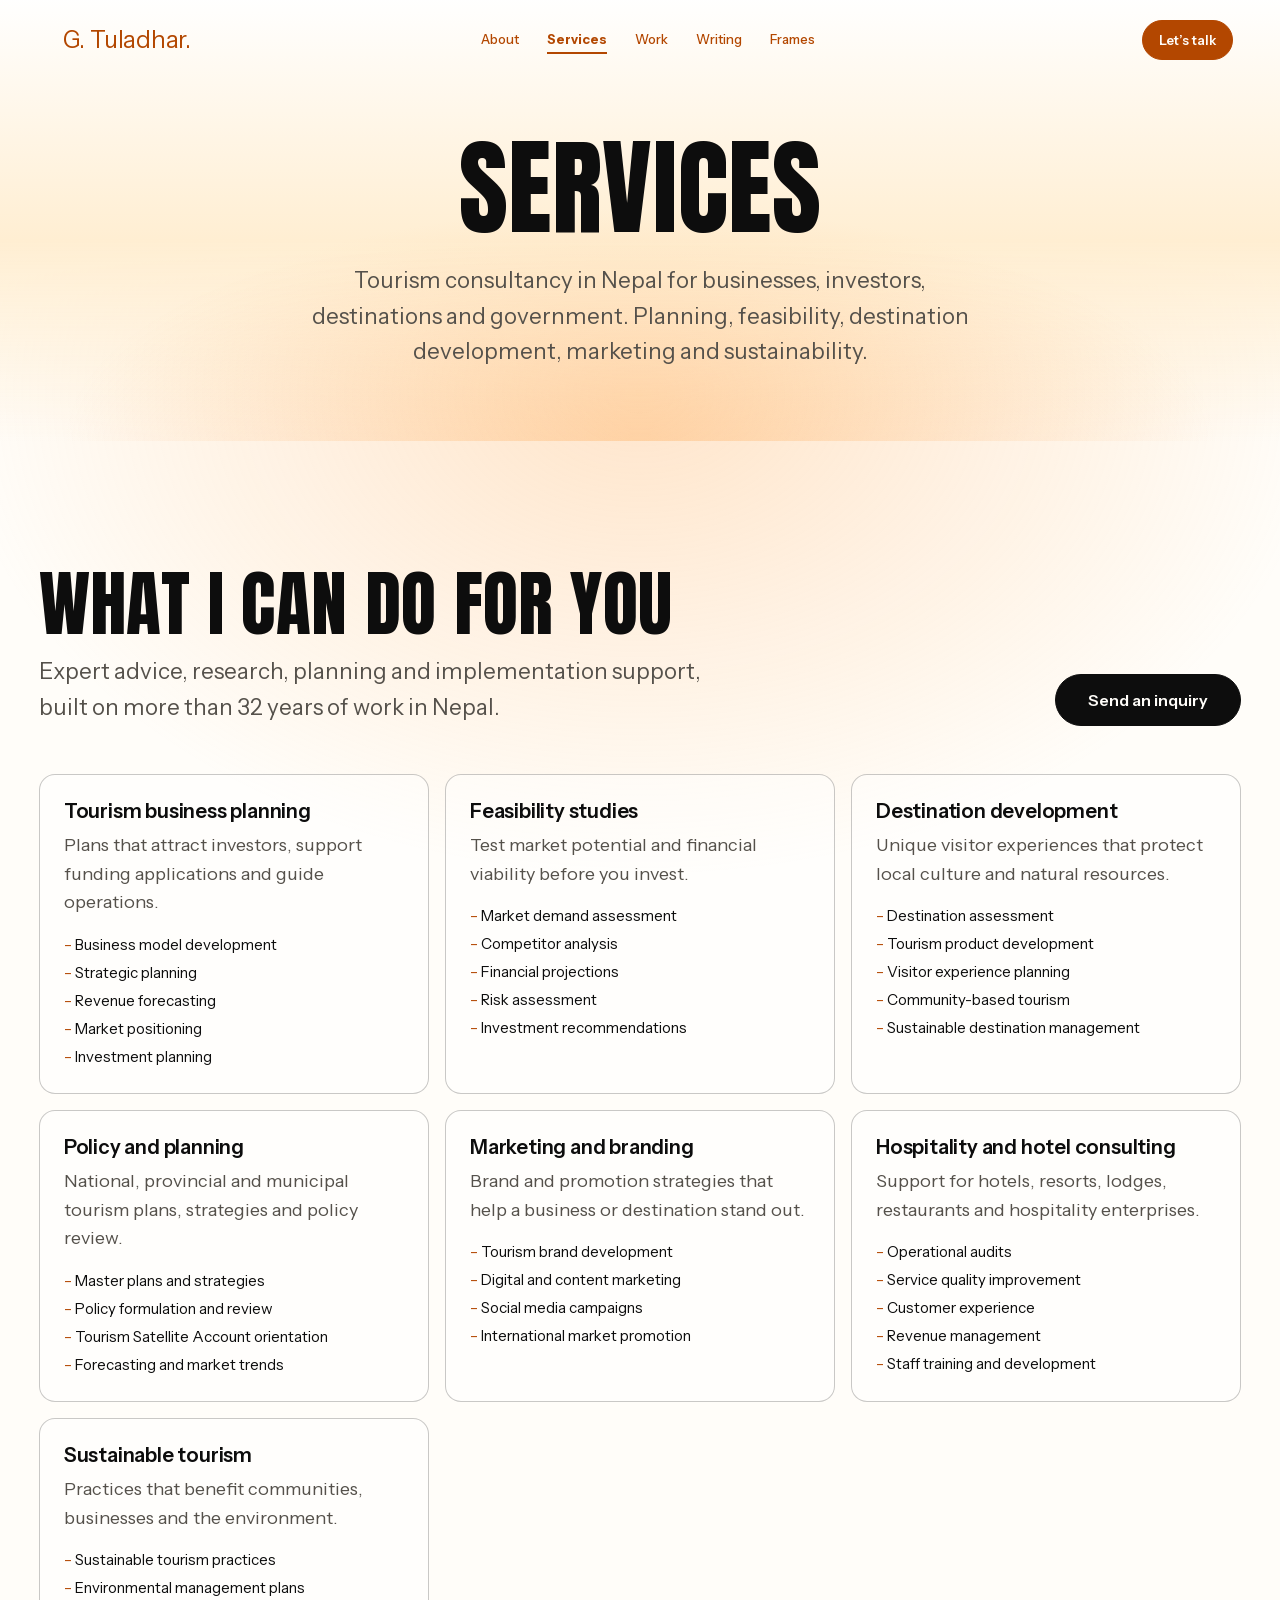
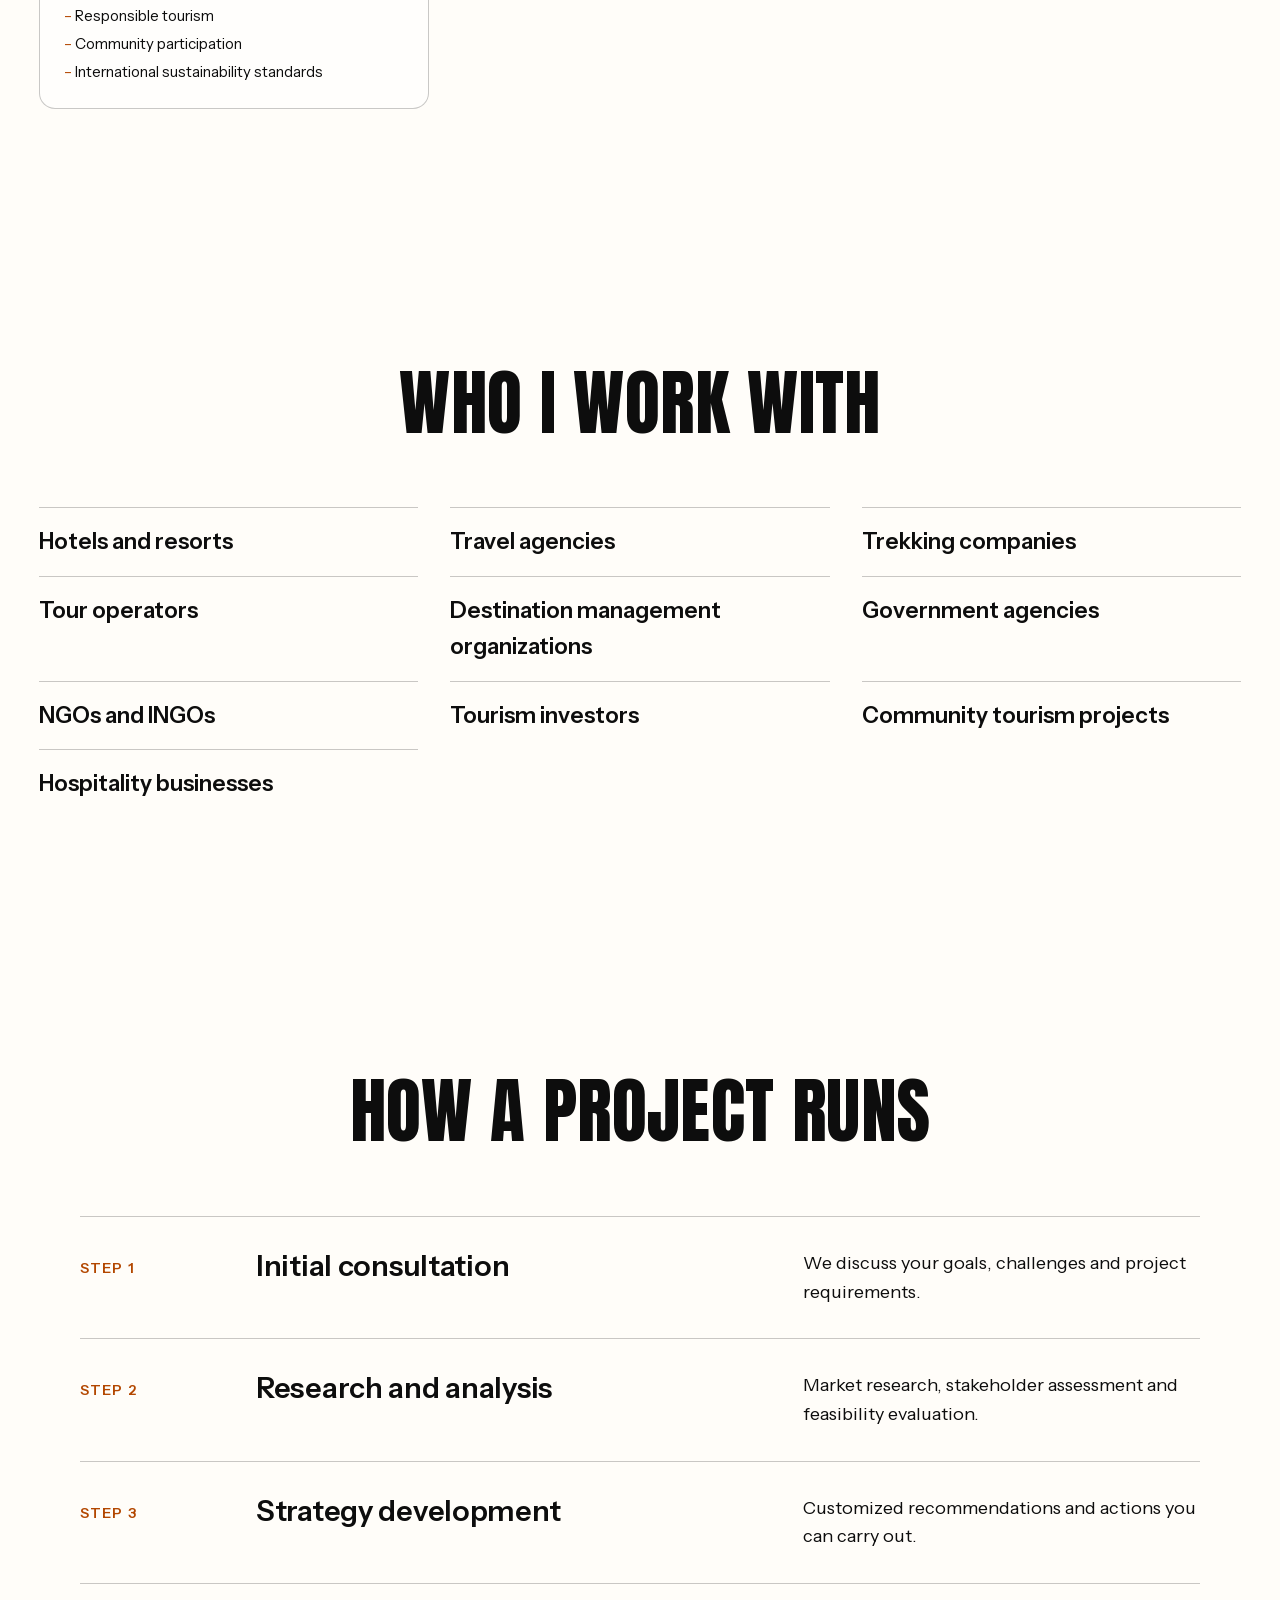
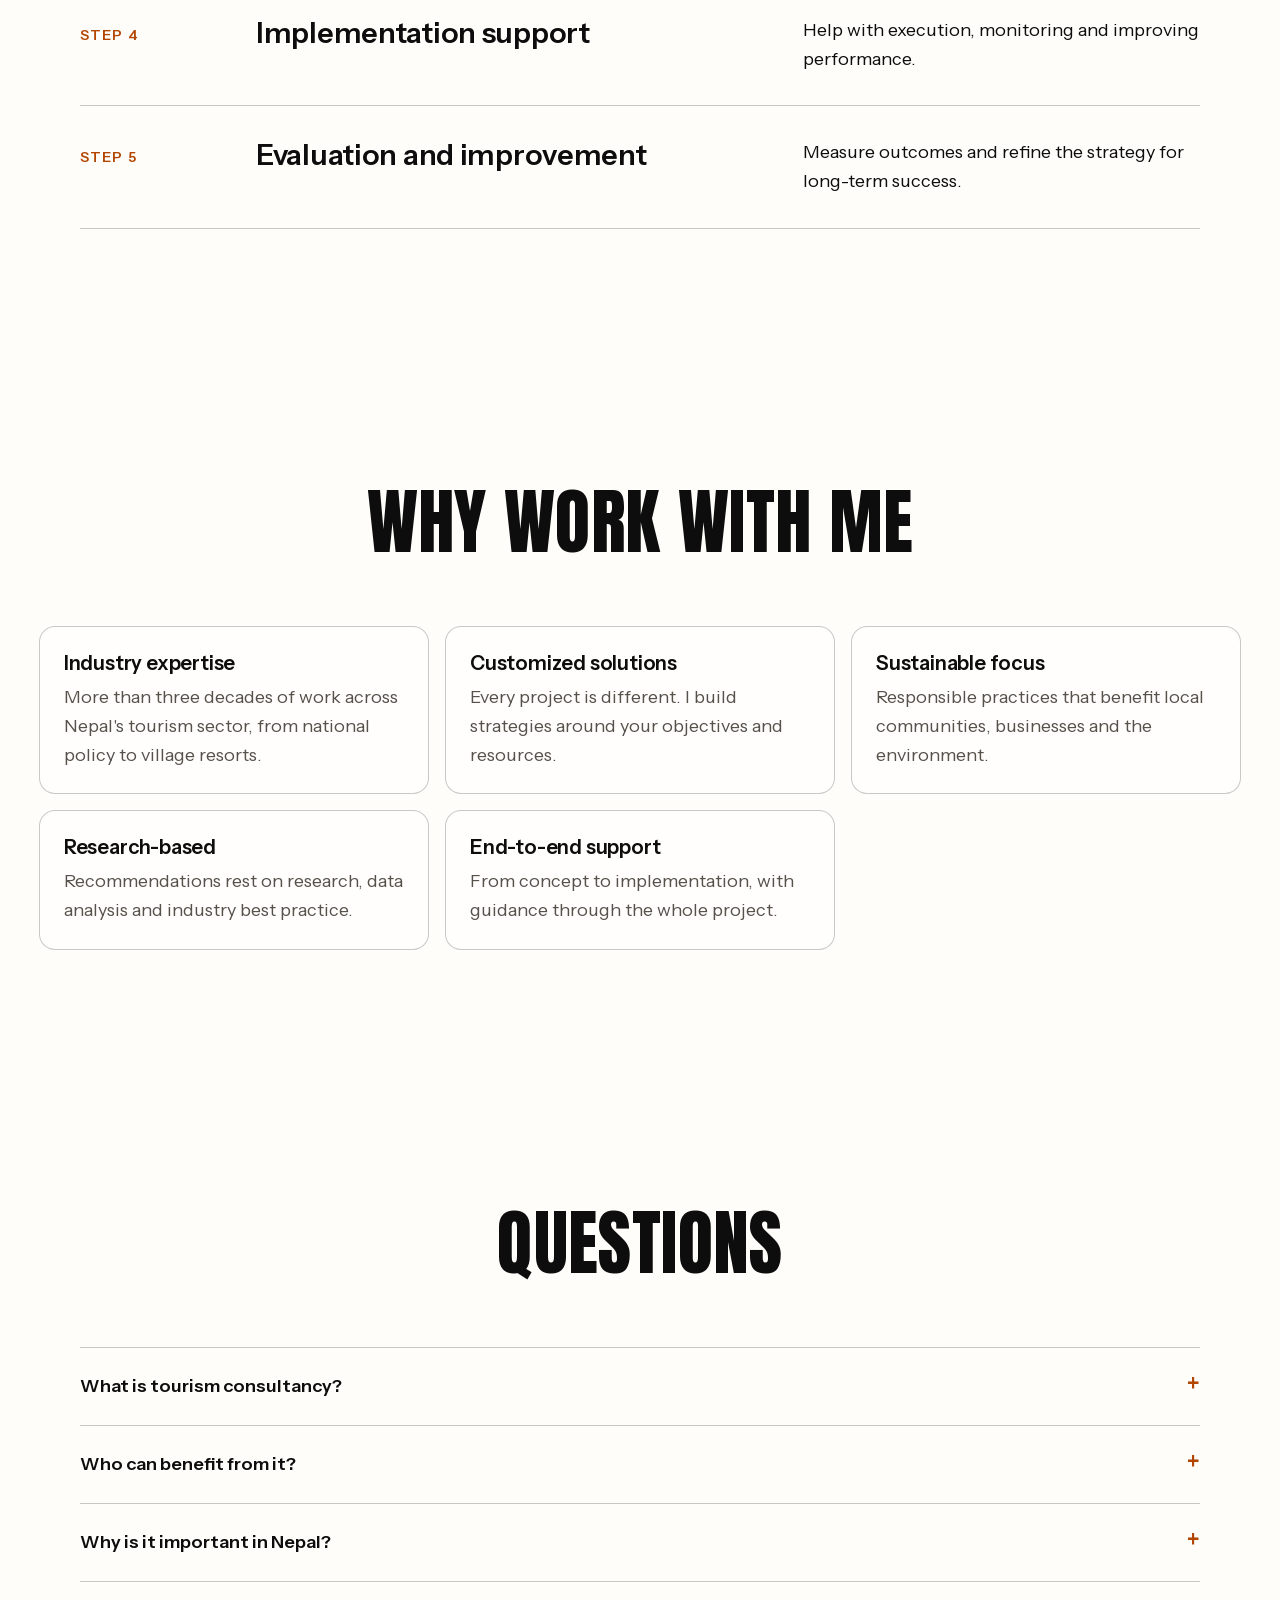
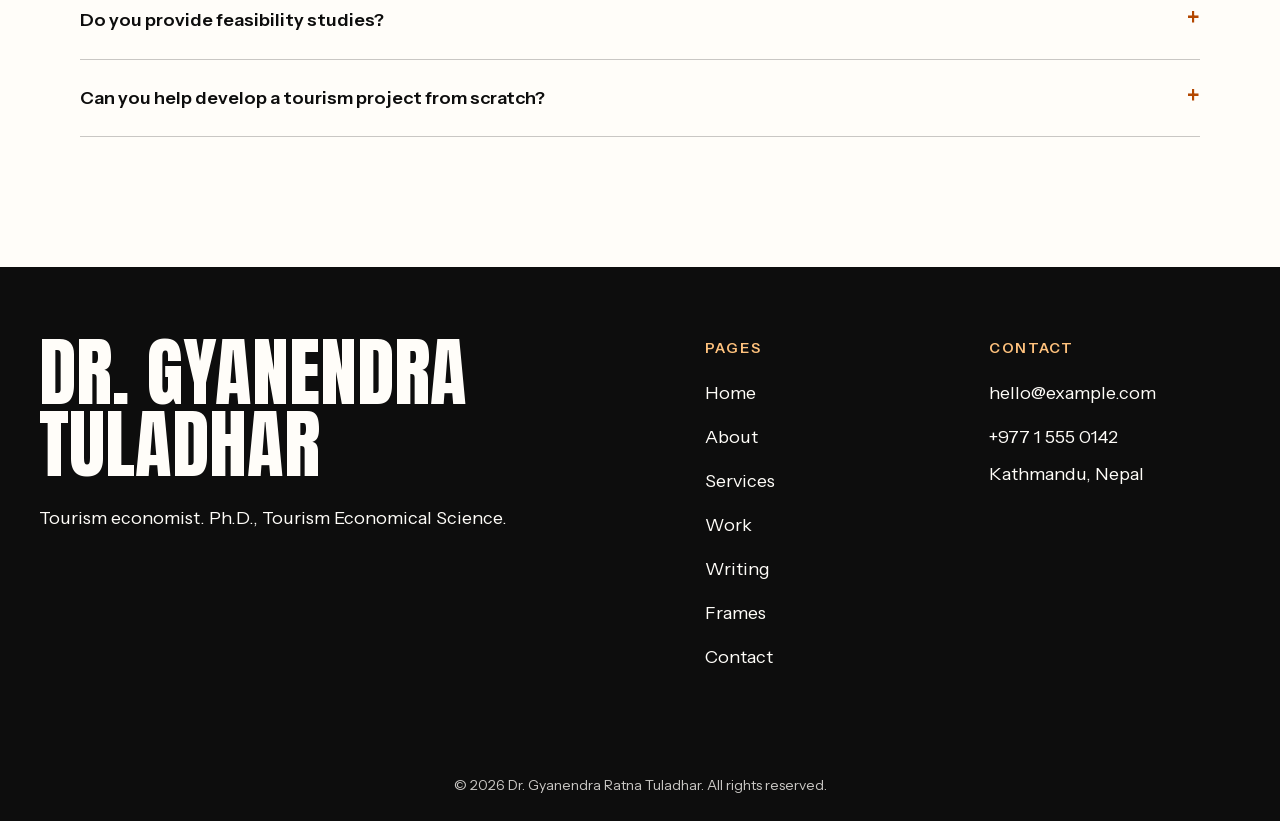
<file: services.html>
<!doctype html>
<html lang="en">
<head>
<meta charset="utf-8">
<meta name="viewport" content="width=device-width, initial-scale=1">
<title>Services | Dr. Gyanendra Ratna Tuladhar</title>
<meta name="description" content="Tourism consultancy in Nepal: planning, feasibility studies, destination development, marketing and sustainable tourism by Dr. Gyanendra Ratna Tuladhar.">
<link rel="canonical" href="https://www.example.com/services.html">
<meta name="theme-color" content="#fbf6e6">
<meta property="og:type" content="website">
<meta property="og:site_name" content="Dr. Gyanendra Ratna Tuladhar">
<meta property="og:title" content="Services | Dr. Gyanendra Ratna Tuladhar">
<meta property="og:description" content="Tourism consultancy in Nepal: planning, feasibility studies, destination development, marketing and sustainable tourism by Dr. Gyanendra Ratna Tuladhar.">
<meta property="og:url" content="https://www.example.com/services.html">
<meta property="og:image" content="https://www.example.com/assets/images/og-image.jpg">
<meta property="og:image:width" content="1200">
<meta property="og:image:height" content="630">
<meta property="og:image:alt" content="Dr. Gyanendra Ratna Tuladhar, tourism economist">
<meta name="twitter:card" content="summary_large_image">
<meta name="twitter:title" content="Services | Dr. Gyanendra Ratna Tuladhar">
<meta name="twitter:description" content="Tourism consultancy in Nepal: planning, feasibility studies, destination development, marketing and sustainable tourism by Dr. Gyanendra Ratna Tuladhar.">
<meta name="twitter:image" content="https://www.example.com/assets/images/og-image.jpg">
<link rel="icon" href="favicon.ico" sizes="48x48">
<link rel="icon" href="assets/images/favicon.svg" type="image/svg+xml">
<link rel="apple-touch-icon" href="assets/images/apple-touch-icon.png">
<link rel="manifest" href="site.webmanifest">
<link rel="preload" href="assets/fonts/anton-400.woff2" as="font" type="font/woff2" crossorigin>
<link rel="preload" href="assets/fonts/instrument-sans-var.woff2" as="font" type="font/woff2" crossorigin>
<link rel="stylesheet" href="assets/css/tokens.css">
<link rel="stylesheet" href="assets/css/base.css">
<link rel="stylesheet" href="assets/css/layout.css">
<link rel="stylesheet" href="assets/css/components.css">
<link rel="stylesheet" href="assets/css/sections.css">
<link rel="stylesheet" href="assets/css/utilities.css">
<script>document.documentElement.classList.add("js");</script>
<!-- DEMO: the example.com domain is a placeholder. Replace before launch. -->
<script type="application/ld+json">
{
  "@context": "https://schema.org",
  "@graph": [
    {
      "@type": "WebSite",
      "@id": "https://www.example.com/#website",
      "url": "https://www.example.com/",
      "name": "Dr. Gyanendra Ratna Tuladhar",
      "inLanguage": "en",
      "publisher": {
        "@id": "https://www.example.com/#person"
      }
    },
    {
      "@type": "Service",
      "@id": "https://www.example.com/services.html#blog",
      "url": "https://www.example.com/services.html",
      "name": "Services",
      "isPartOf": {
        "@id": "https://www.example.com/#website"
      },
      "author": {
        "@id": "https://www.example.com/#person"
      }
    }
  ]
}
</script>
</head>
<body>
<a class="skip-link" href="#main">Skip to content</a>

<!-- WP: header.php -->
<header class="site-header">
  <div class="site-header__bar">
    <a class="logo" href="index.html" aria-label="G. Tuladhar, home">G. Tuladhar.</a>
    <button class="nav-toggle" type="button" aria-expanded="false" aria-controls="site-menu" data-nav-toggle>
      <span class="nav-toggle__bars" aria-hidden="true"></span>
      <span data-nav-label>Menu</span>
    </button>
    <nav class="nav" id="site-menu" aria-label="Main" data-nav>
      <ul class="nav__list">
          <li class="nav__mobile-only"><a class="nav__link" href="index.html">Home</a></li>
          <li><a class="nav__link" href="about.html">About</a></li>
          <li><a class="nav__link" href="services.html" aria-current="page">Services</a></li>
          <li><a class="nav__link" href="work.html">Work</a></li>
          <li><a class="nav__link" href="writing.html">Writing</a></li>
          <li><a class="nav__link" href="services.html">Frames</a></li>
      </ul>
      <a class="btn btn--primary nav__cta" href="contact.html">Let&rsquo;s talk</a>
      <div class="nav__extra">
        <p class="nav__extra-title">Contact</p>
        <ul class="nav__extra-list">
          <li><a href="mailto:hello@example.com"><!-- DEMO -->hello@example.com</a></li>
          <li><a href="tel:+97715550142"><!-- DEMO -->+977 1 555 0142</a></li>
          <li><!-- DEMO -->Kathmandu, Nepal</li>
          <li><a href="https://www.linkedin.com/in/dr-gyanendra-ratna-tuladhar-a53a7224/" target="_blank" rel="noopener">LinkedIn<span class="visually-hidden"> (opens in a new tab)</span></a></li>
        </ul>
        <p class="nav__extra-name">Gyanendra Tuladhar</p>
        <p class="nav__extra-text">Tourism economist. Ph.D., Tourism Economical Science.</p>
      </div>
    </nav>
  </div>
</header>
<!-- /WP: header.php -->

<main id="main">

<section class="page-hero">
  <div class="container">
    <h1>Services</h1>
    <p class="page-hero__lead">Tourism consultancy in Nepal for businesses, investors, destinations and government. Planning, feasibility, destination development, marketing and sustainability.</p>
  </div>
</section>

<section class="section" aria-labelledby="svc-title">
  <div class="container">
    <div class="section-head section-head--split" data-reveal>
      <div>
        <h2 id="svc-title">What I can do for you</h2>
        <p class="section-head__lead">Expert advice, research, planning and implementation support, built on more than 32 years of work in Nepal.</p>
      </div>
      <a class="btn btn--primary" href="contact.html">Send an inquiry</a>
    </div>
    <ul class="svc-grid" data-reveal-group><li class="svc"><h3 class="svc__title">Tourism business planning</h3><p class="svc__text">Plans that attract investors, support funding applications and guide operations.</p><ul class="svc__list"><li>Business model development</li><li>Strategic planning</li><li>Revenue forecasting</li><li>Market positioning</li><li>Investment planning</li></ul></li><li class="svc"><h3 class="svc__title">Feasibility studies</h3><p class="svc__text">Test market potential and financial viability before you invest.</p><ul class="svc__list"><li>Market demand assessment</li><li>Competitor analysis</li><li>Financial projections</li><li>Risk assessment</li><li>Investment recommendations</li></ul></li><li class="svc"><h3 class="svc__title">Destination development</h3><p class="svc__text">Unique visitor experiences that protect local culture and natural resources.</p><ul class="svc__list"><li>Destination assessment</li><li>Tourism product development</li><li>Visitor experience planning</li><li>Community-based tourism</li><li>Sustainable destination management</li></ul></li><li class="svc"><h3 class="svc__title">Policy and planning</h3><p class="svc__text">National, provincial and municipal tourism plans, strategies and policy review.</p><ul class="svc__list"><li>Master plans and strategies</li><li>Policy formulation and review</li><li>Tourism Satellite Account orientation</li><li>Forecasting and market trends</li></ul></li><li class="svc"><h3 class="svc__title">Marketing and branding</h3><p class="svc__text">Brand and promotion strategies that help a business or destination stand out.</p><ul class="svc__list"><li>Tourism brand development</li><li>Digital and content marketing</li><li>Social media campaigns</li><li>International market promotion</li></ul></li><li class="svc"><h3 class="svc__title">Hospitality and hotel consulting</h3><p class="svc__text">Support for hotels, resorts, lodges, restaurants and hospitality enterprises.</p><ul class="svc__list"><li>Operational audits</li><li>Service quality improvement</li><li>Customer experience</li><li>Revenue management</li><li>Staff training and development</li></ul></li><li class="svc"><h3 class="svc__title">Sustainable tourism</h3><p class="svc__text">Practices that benefit communities, businesses and the environment.</p><ul class="svc__list"><li>Sustainable tourism practices</li><li>Environmental management plans</li><li>Responsible tourism</li><li>Community participation</li><li>International sustainability standards</li></ul></li></ul>
  </div>
</section>

<section class="section" aria-labelledby="ind-title">
  <div class="container">
    <div class="section-head" data-reveal>
      <h2 id="ind-title">Who I work with</h2>
    </div>
    <ul class="principles" data-reveal-group><li>Hotels and resorts</li><li>Travel agencies</li><li>Trekking companies</li><li>Tour operators</li><li>Destination management organizations</li><li>Government agencies</li><li>NGOs and INGOs</li><li>Tourism investors</li><li>Community tourism projects</li><li>Hospitality businesses</li></ul>
  </div>
</section>

<section class="section" aria-labelledby="proc-title">
  <div class="container container--narrow">
    <div class="section-head" data-reveal>
      <h2 id="proc-title">How a project runs</h2>
    </div>
    <ol class="exp exp--two" data-reveal-group>
  <li class="exp__row"><p class="exp__period">Step 1</p><div><h3 class="exp__role">Initial consultation</h3></div><p>We discuss your goals, challenges and project requirements.</p></li>
  <li class="exp__row"><p class="exp__period">Step 2</p><div><h3 class="exp__role">Research and analysis</h3></div><p>Market research, stakeholder assessment and feasibility evaluation.</p></li>
  <li class="exp__row"><p class="exp__period">Step 3</p><div><h3 class="exp__role">Strategy development</h3></div><p>Customized recommendations and actions you can carry out.</p></li>
  <li class="exp__row"><p class="exp__period">Step 4</p><div><h3 class="exp__role">Implementation support</h3></div><p>Help with execution, monitoring and improving performance.</p></li>
  <li class="exp__row"><p class="exp__period">Step 5</p><div><h3 class="exp__role">Evaluation and improvement</h3></div><p>Measure outcomes and refine the strategy for long-term success.</p></li>
    </ol>
  </div>
</section>

<section class="section" aria-labelledby="why-title">
  <div class="container">
    <div class="section-head" data-reveal>
      <h2 id="why-title">Why work with me</h2>
    </div>
    <ul class="svc-grid" data-reveal-group><li class="svc"><h3 class="svc__title">Industry expertise</h3><p class="svc__text">More than three decades of work across Nepal's tourism sector, from national policy to village resorts.</p></li><li class="svc"><h3 class="svc__title">Customized solutions</h3><p class="svc__text">Every project is different. I build strategies around your objectives and resources.</p></li><li class="svc"><h3 class="svc__title">Sustainable focus</h3><p class="svc__text">Responsible practices that benefit local communities, businesses and the environment.</p></li><li class="svc"><h3 class="svc__title">Research-based</h3><p class="svc__text">Recommendations rest on research, data analysis and industry best practice.</p></li><li class="svc"><h3 class="svc__title">End-to-end support</h3><p class="svc__text">From concept to implementation, with guidance through the whole project.</p></li></ul>
  </div>
</section>

<section class="section" aria-labelledby="faq-title">
  <div class="container container--narrow">
    <div class="section-head" data-reveal>
      <h2 id="faq-title">Questions</h2>
    </div>
    <div class="faq" data-reveal><details class="faq__item"><summary>What is tourism consultancy?</summary><p>Tourism consultancy gives tourism businesses, destinations, investors and organizations expert advice and strategic guidance.</p></details><details class="faq__item"><summary>Who can benefit from it?</summary><p>Hotels, travel agencies, tour operators, tourism entrepreneurs, NGOs, government agencies and investors.</p></details><details class="faq__item"><summary>Why is it important in Nepal?</summary><p>It helps stakeholders decide with evidence, improve competitiveness, manage risk and support sustainable tourism development.</p></details><details class="faq__item"><summary>Do you provide feasibility studies?</summary><p>Yes. I carry out tourism feasibility studies, market assessments and investment analyses.</p></details><details class="faq__item"><summary>Can you help develop a tourism project from scratch?</summary><p>Yes. I support a project from concept and planning through implementation and evaluation.</p></details></div>
  </div>
</section>

</main>

<!-- WP: footer.php -->
<footer class="site-footer">
  <div class="site-footer__stage">
      <div class="container site-footer__top">
        <div class="site-footer__lead">
          <div class="site-footer__cols">
            <div>
              <p class="site-footer__title">Pages</p>
              <ul class="site-footer__list">
                <li><a href="index.html">Home</a></li>
                <li><a href="about.html">About</a></li>
                <li><a href="services.html">Services</a></li>
                <li><a href="work.html">Work</a></li>
                <li><a href="writing.html">Writing</a></li>
                <li><a href="gallery.html">Frames</a></li>
                <li><a href="contact.html">Contact</a></li>
              </ul>
            </div>
            <div>
              <p class="site-footer__title">Contact</p>
              <!-- WP: dynamic (contact details) -->
              <ul class="site-footer__list">
                <li><a href="mailto:hello@example.com"><!-- DEMO -->hello@example.com</a></li>
                <li><a href="tel:+97715550142"><!-- DEMO -->+977 1 555 0142</a></li>
                <li><!-- DEMO -->Kathmandu, Nepal</li>
              </ul>
            </div>
          </div>
          <div class="site-footer__brand">
            <p class="site-footer__name">Dr. Gyanendra<br>Tuladhar</p>
            <p class="u-mt-5">Tourism economist. Ph.D., Tourism Economical Science.</p>
          </div>
        </div>
      </div>
  </div>
  <div class="container">
    <p class="site-footer__legal">&copy; 2026 Dr. Gyanendra Ratna Tuladhar. All rights reserved.</p>
  </div>
</footer>
<!-- /WP: footer.php -->

<script src="assets/js/nav.js" defer></script>
<script src="assets/js/reveal.js" defer></script>
<script src="assets/js/motion.js" defer></script>
</body>
</html>
</file>
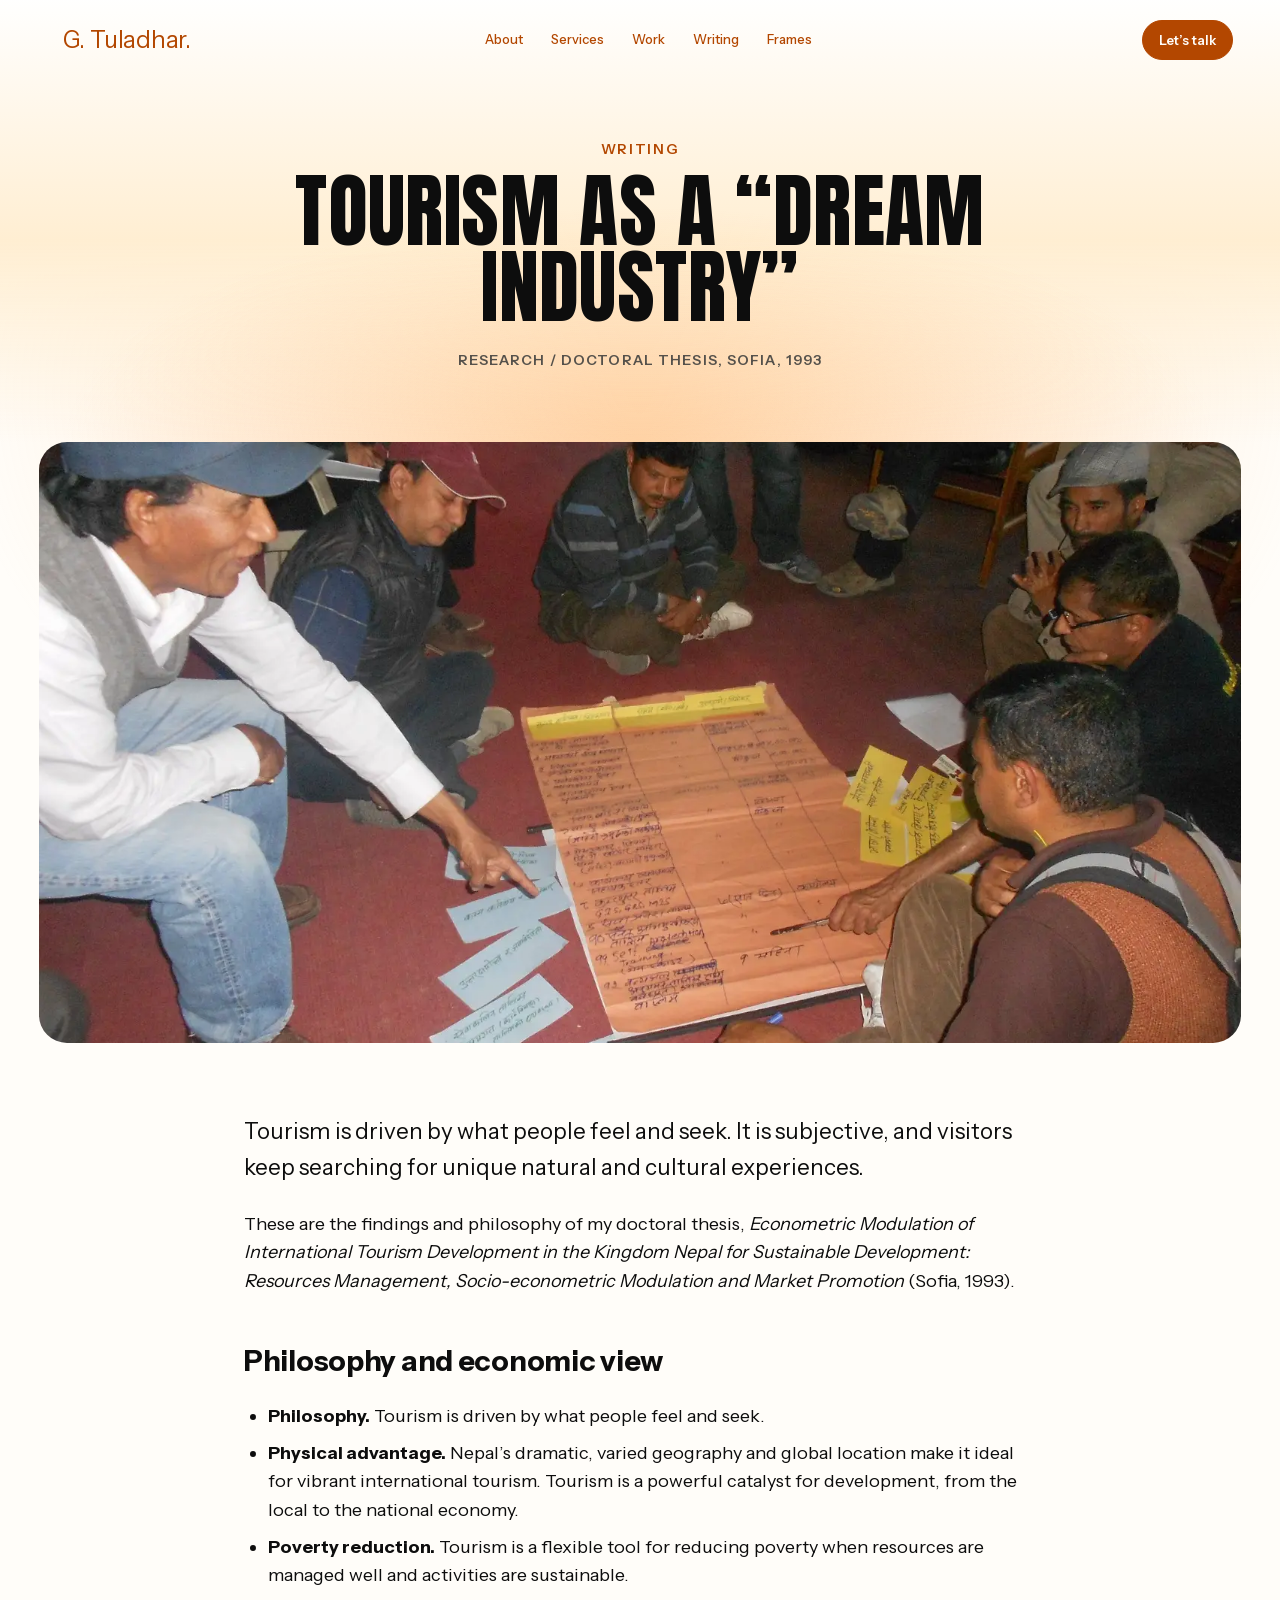
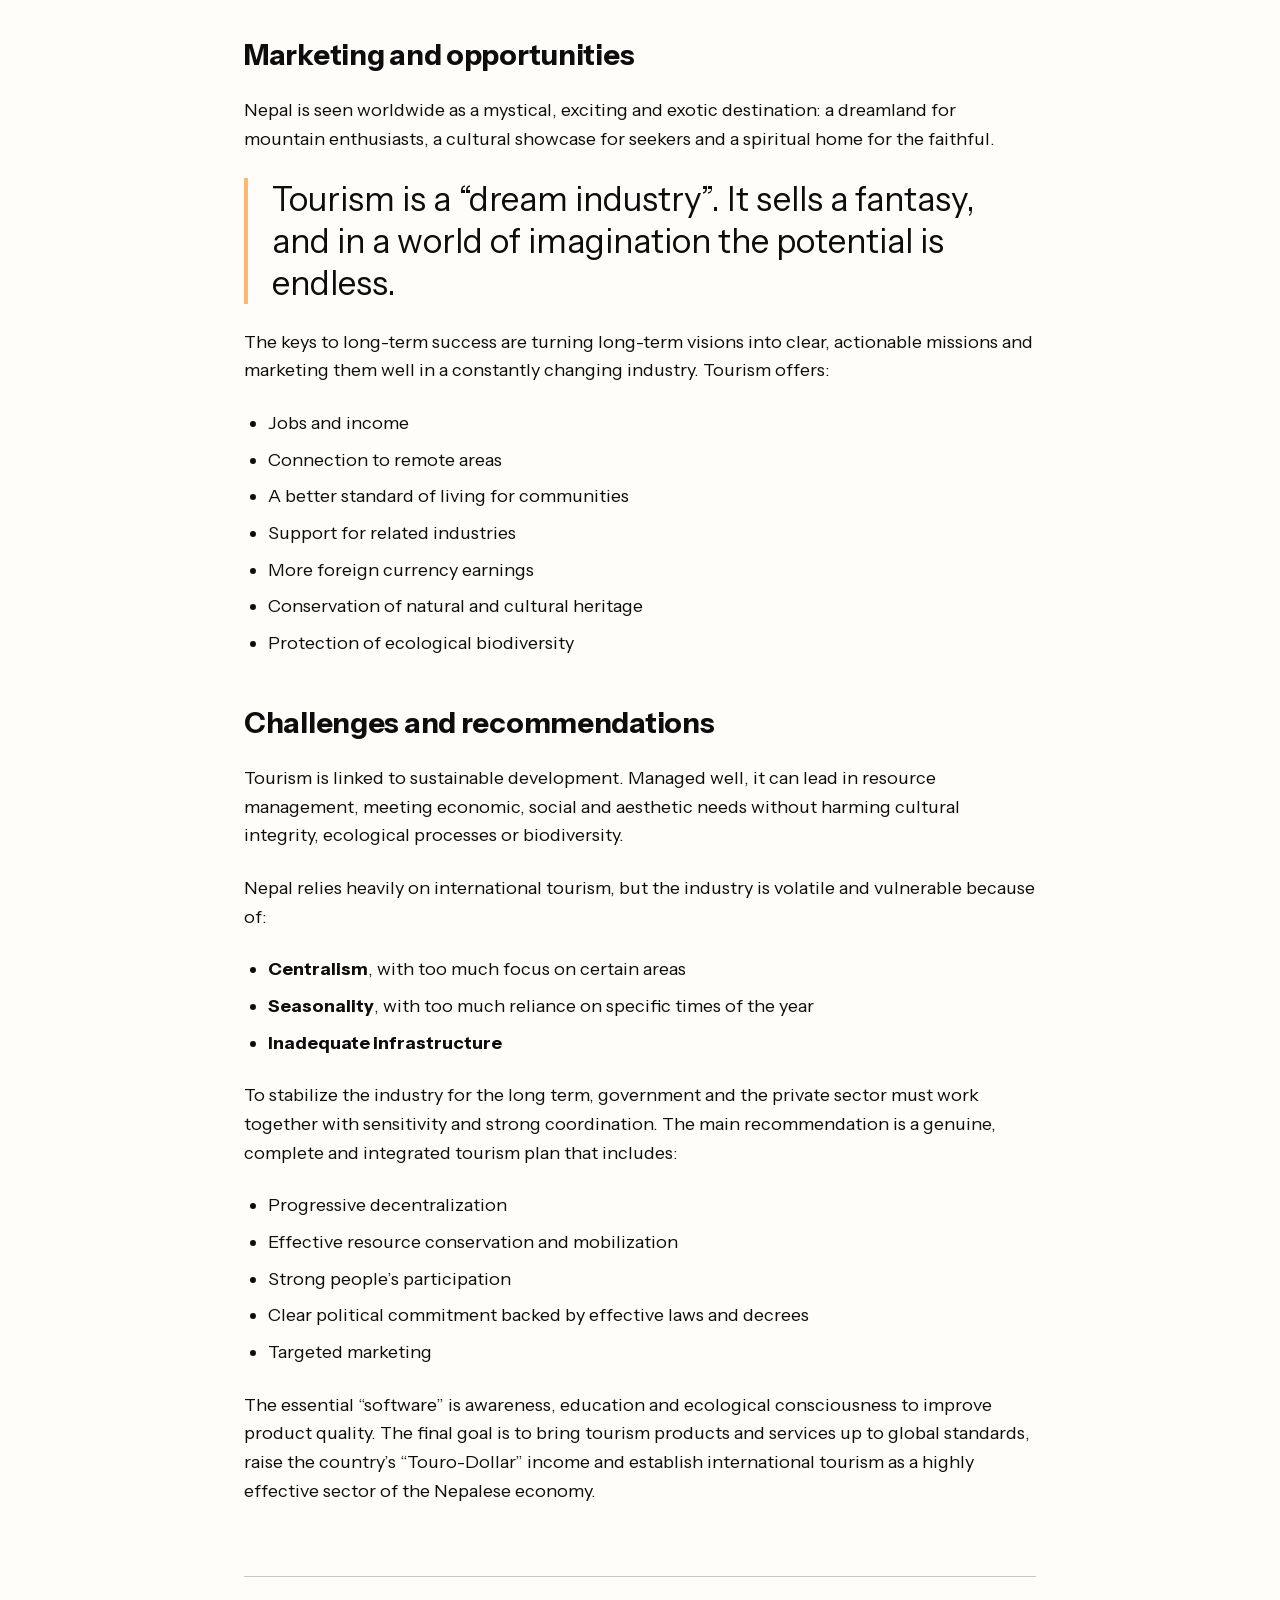
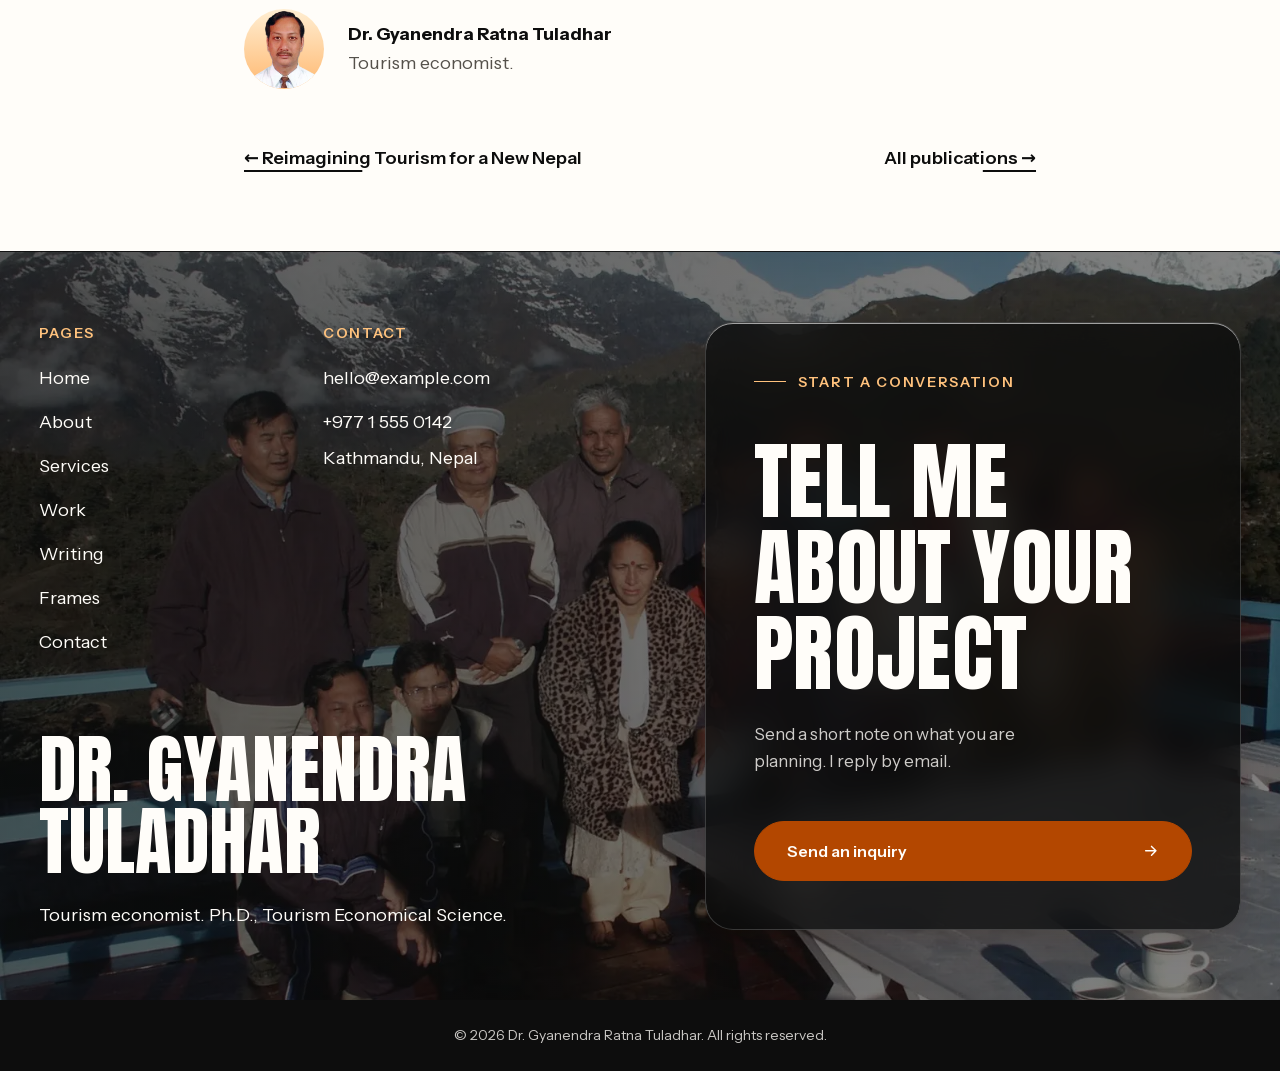
<file: thesis.html>
<!doctype html>
<html lang="en">
<head>
<meta charset="utf-8">
<meta name="viewport" content="width=device-width, initial-scale=1">
<title>Tourism as a dream industry | Dr. Gyanendra Ratna Tuladhar</title>
<meta name="description" content="Findings and philosophy of the doctoral thesis on international tourism development in Nepal by Dr. Gyanendra Ratna Tuladhar.">
<link rel="canonical" href="https://www.example.com/thesis.html">
<meta name="theme-color" content="#fbf6e6">
<meta property="og:type" content="website">
<meta property="og:site_name" content="Dr. Gyanendra Ratna Tuladhar">
<meta property="og:title" content="Tourism as a dream industry | Dr. Gyanendra Ratna Tuladhar">
<meta property="og:description" content="Findings and philosophy of the doctoral thesis on international tourism development in Nepal by Dr. Gyanendra Ratna Tuladhar.">
<meta property="og:url" content="https://www.example.com/thesis.html">
<meta property="og:image" content="https://www.example.com/assets/images/og-image.jpg">
<meta property="og:image:width" content="1200">
<meta property="og:image:height" content="630">
<meta property="og:image:alt" content="Dr. Gyanendra Ratna Tuladhar, tourism economist">
<meta name="twitter:card" content="summary_large_image">
<meta name="twitter:title" content="Tourism as a dream industry | Dr. Gyanendra Ratna Tuladhar">
<meta name="twitter:description" content="Findings and philosophy of the doctoral thesis on international tourism development in Nepal by Dr. Gyanendra Ratna Tuladhar.">
<meta name="twitter:image" content="https://www.example.com/assets/images/og-image.jpg">
<link rel="icon" href="favicon.ico" sizes="48x48">
<link rel="icon" href="assets/images/favicon.svg" type="image/svg+xml">
<link rel="apple-touch-icon" href="assets/images/apple-touch-icon.png">
<link rel="manifest" href="site.webmanifest">
<link rel="preload" href="assets/fonts/anton-400.woff2" as="font" type="font/woff2" crossorigin>
<link rel="preload" href="assets/fonts/instrument-sans-var.woff2" as="font" type="font/woff2" crossorigin>
<link rel="stylesheet" href="assets/css/tokens.css">
<link rel="stylesheet" href="assets/css/base.css">
<link rel="stylesheet" href="assets/css/layout.css">
<link rel="stylesheet" href="assets/css/components.css">
<link rel="stylesheet" href="assets/css/sections.css">
<link rel="stylesheet" href="assets/css/utilities.css">
<script>document.documentElement.classList.add("js");</script>
<!-- DEMO: the example.com domain is a placeholder. Replace before launch. -->
<script type="application/ld+json">
{
  "@context": "https://schema.org",
  "@graph": [
    {
      "@type": "WebSite",
      "@id": "https://www.example.com/#website",
      "url": "https://www.example.com/",
      "name": "Dr. Gyanendra Ratna Tuladhar",
      "inLanguage": "en",
      "publisher": {
        "@id": "https://www.example.com/#person"
      }
    },
    {
      "@type": "Article",
      "@id": "https://www.example.com/thesis.html#blog",
      "url": "https://www.example.com/thesis.html",
      "name": "Tourism as a dream industry",
      "isPartOf": {
        "@id": "https://www.example.com/#website"
      },
      "author": {
        "@id": "https://www.example.com/#person"
      }
    }
  ]
}
</script>
</head>
<body>
<a class="skip-link" href="#main">Skip to content</a>

<!-- WP: header.php -->
<header class="site-header">
  <div class="site-header__bar">
    <a class="logo" href="index.html" aria-label="G. Tuladhar, home">G. Tuladhar.</a>
    <button class="nav-toggle" type="button" aria-expanded="false" aria-controls="site-menu" data-nav-toggle>
      <span class="nav-toggle__bars" aria-hidden="true"></span>
      <span data-nav-label>Menu</span>
    </button>
    <nav class="nav" id="site-menu" aria-label="Main" data-nav>
      <ul class="nav__list">
          <li class="nav__mobile-only"><a class="nav__link" href="index.html">Home</a></li>
          <li><a class="nav__link" href="about.html">About</a></li>
          <li><a class="nav__link" href="services.html">Services</a></li>
          <li><a class="nav__link" href="work.html">Work</a></li>
          <li><a class="nav__link" href="writing.html">Writing</a></li>
          <li><a class="nav__link" href="thesis.html">Frames</a></li>
      </ul>
      <a class="btn btn--primary nav__cta" href="contact.html">Let&rsquo;s talk</a>
      <div class="nav__extra">
        <p class="nav__extra-title">Contact</p>
        <ul class="nav__extra-list">
          <li><a href="mailto:hello@example.com"><!-- DEMO -->hello@example.com</a></li>
          <li><a href="tel:+97715550142"><!-- DEMO -->+977 1 555 0142</a></li>
          <li><!-- DEMO -->Kathmandu, Nepal</li>
          <li><a href="https://www.linkedin.com/in/dr-gyanendra-ratna-tuladhar-a53a7224/" target="_blank" rel="noopener">LinkedIn<span class="visually-hidden"> (opens in a new tab)</span></a></li>
        </ul>
        <p class="nav__extra-name">Gyanendra Tuladhar</p>
        <p class="nav__extra-text">Tourism economist. Ph.D., Tourism Economical Science.</p>
      </div>
    </nav>
  </div>
</header>
<!-- /WP: header.php -->

<main id="main">

<article>
  <header class="page-hero article-head">
    <div class="container">
      <p class="eyebrow"><a href="writing.html">Writing</a></p>
      <h1>Tourism as a &ldquo;dream industry&rdquo;</h1>
      <p class="article-meta">Research / Doctoral thesis, Sofia, 1993</p>
    </div>
  </header>

  <div class="container">
    <figure class="figure article-cover">
      <picture><source type="image/webp" srcset="assets/images/community-planning-480.webp 480w, assets/images/community-planning-960.webp 960w, assets/images/community-planning-1600.webp 1600w" sizes="100vw"><img src="assets/images/community-planning-960.jpg" width="1600" height="1200" alt="Participants sitting in a circle and writing notes at a planning session" decoding="async"></picture>
    </figure>
  </div>

  <div class="section--tight">
    <div class="container">
      <div class="prose">
        <p class="lead">Tourism is driven by what people feel and seek. It is subjective, and visitors keep searching for unique natural and cultural experiences.</p>
        <p>These are the findings and philosophy of my doctoral thesis, <em>Econometric Modulation of International Tourism Development in the Kingdom Nepal for Sustainable Development: Resources Management, Socio-econometric Modulation and Market Promotion</em> (Sofia, 1993).</p>
        <h2>Philosophy and economic view</h2>
        <ul><li><strong>Philosophy.</strong> Tourism is driven by what people feel and seek.</li><li><strong>Physical advantage.</strong> Nepal&rsquo;s dramatic, varied geography and global location make it ideal for vibrant international tourism. Tourism is a powerful catalyst for development, from the local to the national economy.</li><li><strong>Poverty reduction.</strong> Tourism is a flexible tool for reducing poverty when resources are managed well and activities are sustainable.</li></ul>
        <h2>Marketing and opportunities</h2>
        <p>Nepal is seen worldwide as a mystical, exciting and exotic destination: a dreamland for mountain enthusiasts, a cultural showcase for seekers and a spiritual home for the faithful.</p>
        <blockquote><p>Tourism is a &ldquo;dream industry&rdquo;. It sells a fantasy, and in a world of imagination the potential is endless.</p></blockquote>
        <p>The keys to long-term success are turning long-term visions into clear, actionable missions and marketing them well in a constantly changing industry. Tourism offers:</p>
        <ul><li>Jobs and income</li><li>Connection to remote areas</li><li>A better standard of living for communities</li><li>Support for related industries</li><li>More foreign currency earnings</li><li>Conservation of natural and cultural heritage</li><li>Protection of ecological biodiversity</li></ul>
        <h2>Challenges and recommendations</h2>
        <p>Tourism is linked to sustainable development. Managed well, it can lead in resource management, meeting economic, social and aesthetic needs without harming cultural integrity, ecological processes or biodiversity.</p>
        <p>Nepal relies heavily on international tourism, but the industry is volatile and vulnerable because of:</p>
        <ul><li><strong>Centralism</strong>, with too much focus on certain areas</li><li><strong>Seasonality</strong>, with too much reliance on specific times of the year</li><li><strong>Inadequate infrastructure</strong></li></ul>
        <p>To stabilize the industry for the long term, government and the private sector must work together with sensitivity and strong coordination. The main recommendation is a genuine, complete and integrated tourism plan that includes:</p>
        <ul><li>Progressive decentralization</li><li>Effective resource conservation and mobilization</li><li>Strong people&rsquo;s participation</li><li>Clear political commitment backed by effective laws and decrees</li><li>Targeted marketing</li></ul>
        <p>The essential &ldquo;software&rdquo; is awareness, education and ecological consciousness to improve product quality. The final goal is to bring tourism products and services up to global standards, raise the country&rsquo;s &ldquo;Touro-Dollar&rdquo; income and establish international tourism as a highly effective sector of the Nepalese economy.</p>
      </div>

      <aside class="author" aria-label="About the author">
        <div class="author__photo"><picture><source type="image/webp" srcset="assets/images/portrait-cutout-600.webp 600w, assets/images/portrait-cutout-1000.webp 1000w" sizes="80px"><img class="" src="assets/images/portrait-cutout-600.png" width="1000" height="990" alt="Portrait of Dr. Gyanendra Ratna Tuladhar" loading="lazy" decoding="async"></picture></div>
        <div>
          <p><strong>Dr. Gyanendra Ratna Tuladhar</strong></p>
          <p class="u-muted">Tourism economist.</p>
        </div>
      </aside>

      <nav class="pager" aria-label="More articles">
        <a class="link" href="article.html">&larr; Reimagining Tourism for a New Nepal</a>
        <a class="link pager__next" href="writing.html#publications">All publications &rarr;</a>
      </nav>
    </div>
  </div>
</article>

</main>

<!-- WP: footer.php -->
<footer class="site-footer">
  <div class="site-footer__stage">
      <div class="cta__bg" aria-hidden="true">
        <picture><source type="image/webp" srcset="assets/images/terrace-group-480.webp 480w, assets/images/terrace-group-960.webp 960w, assets/images/terrace-group-1600.webp 1600w" sizes="100vw"><img src="assets/images/terrace-group-960.jpg" width="1600" height="1200" alt="" loading="lazy" decoding="async"></picture>
      </div>
      <div class="container site-footer__top">
        <div class="site-footer__lead">
          <div class="site-footer__cols">
            <div>
              <p class="site-footer__title">Pages</p>
              <ul class="site-footer__list">
                <li><a href="index.html">Home</a></li>
                <li><a href="about.html">About</a></li>
                <li><a href="services.html">Services</a></li>
                <li><a href="work.html">Work</a></li>
                <li><a href="writing.html">Writing</a></li>
                <li><a href="gallery.html">Frames</a></li>
                <li><a href="contact.html">Contact</a></li>
              </ul>
            </div>
            <div>
              <p class="site-footer__title">Contact</p>
              <!-- WP: dynamic (contact details) -->
              <ul class="site-footer__list">
                <li><a href="mailto:hello@example.com"><!-- DEMO -->hello@example.com</a></li>
                <li><a href="tel:+97715550142"><!-- DEMO -->+977 1 555 0142</a></li>
                <li><!-- DEMO -->Kathmandu, Nepal</li>
              </ul>
            </div>
          </div>
          <div class="site-footer__brand">
            <p class="site-footer__name">Dr. Gyanendra<br>Tuladhar</p>
            <p class="u-mt-5">Tourism economist. Ph.D., Tourism Economical Science.</p>
          </div>
        </div>
        <div class="site-footer__card">
          <div class="cta__panel glass glass--dark">
            <span class="cta__eyebrow">Start a conversation</span>
            <div class="cta__body">
              <h2 id="cta-title">Tell me about your project</h2>
              <p>Send a short note on what you are planning. I reply by email.</p>
            </div>
            <a class="btn btn--accent" href="contact.html">Send an inquiry <svg class="btn__arrow" viewBox="0 0 24 24" fill="none" stroke="currentColor" stroke-width="2" stroke-linecap="round" stroke-linejoin="round" aria-hidden="true"><path d="M5 12h14M13 6l6 6-6 6"/></svg></a>
          </div>
        </div>
      </div>
  </div>
  <div class="container">
    <p class="site-footer__legal">&copy; 2026 Dr. Gyanendra Ratna Tuladhar. All rights reserved.</p>
  </div>
</footer>
<!-- /WP: footer.php -->

<script src="assets/js/nav.js" defer></script>
<script src="assets/js/reveal.js" defer></script>
<script src="assets/js/motion.js" defer></script>
</body>
</html>
</file>
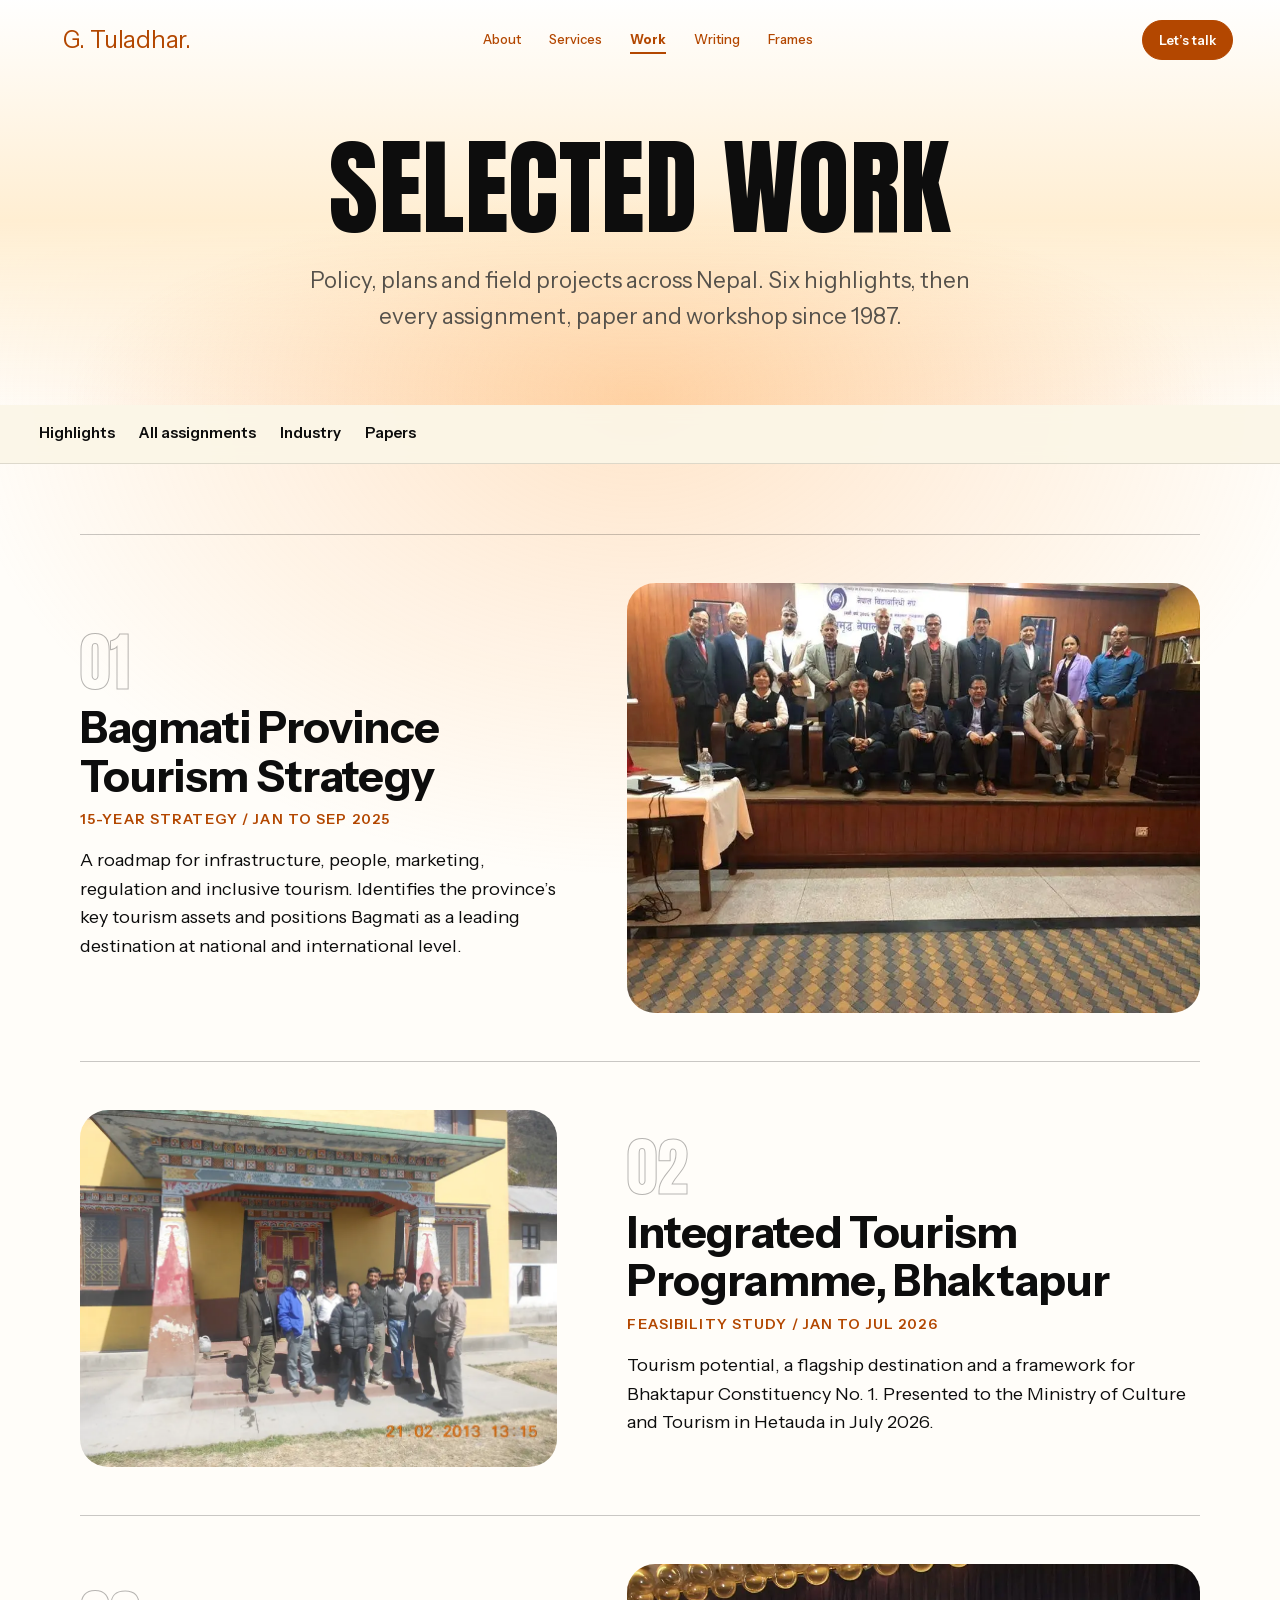
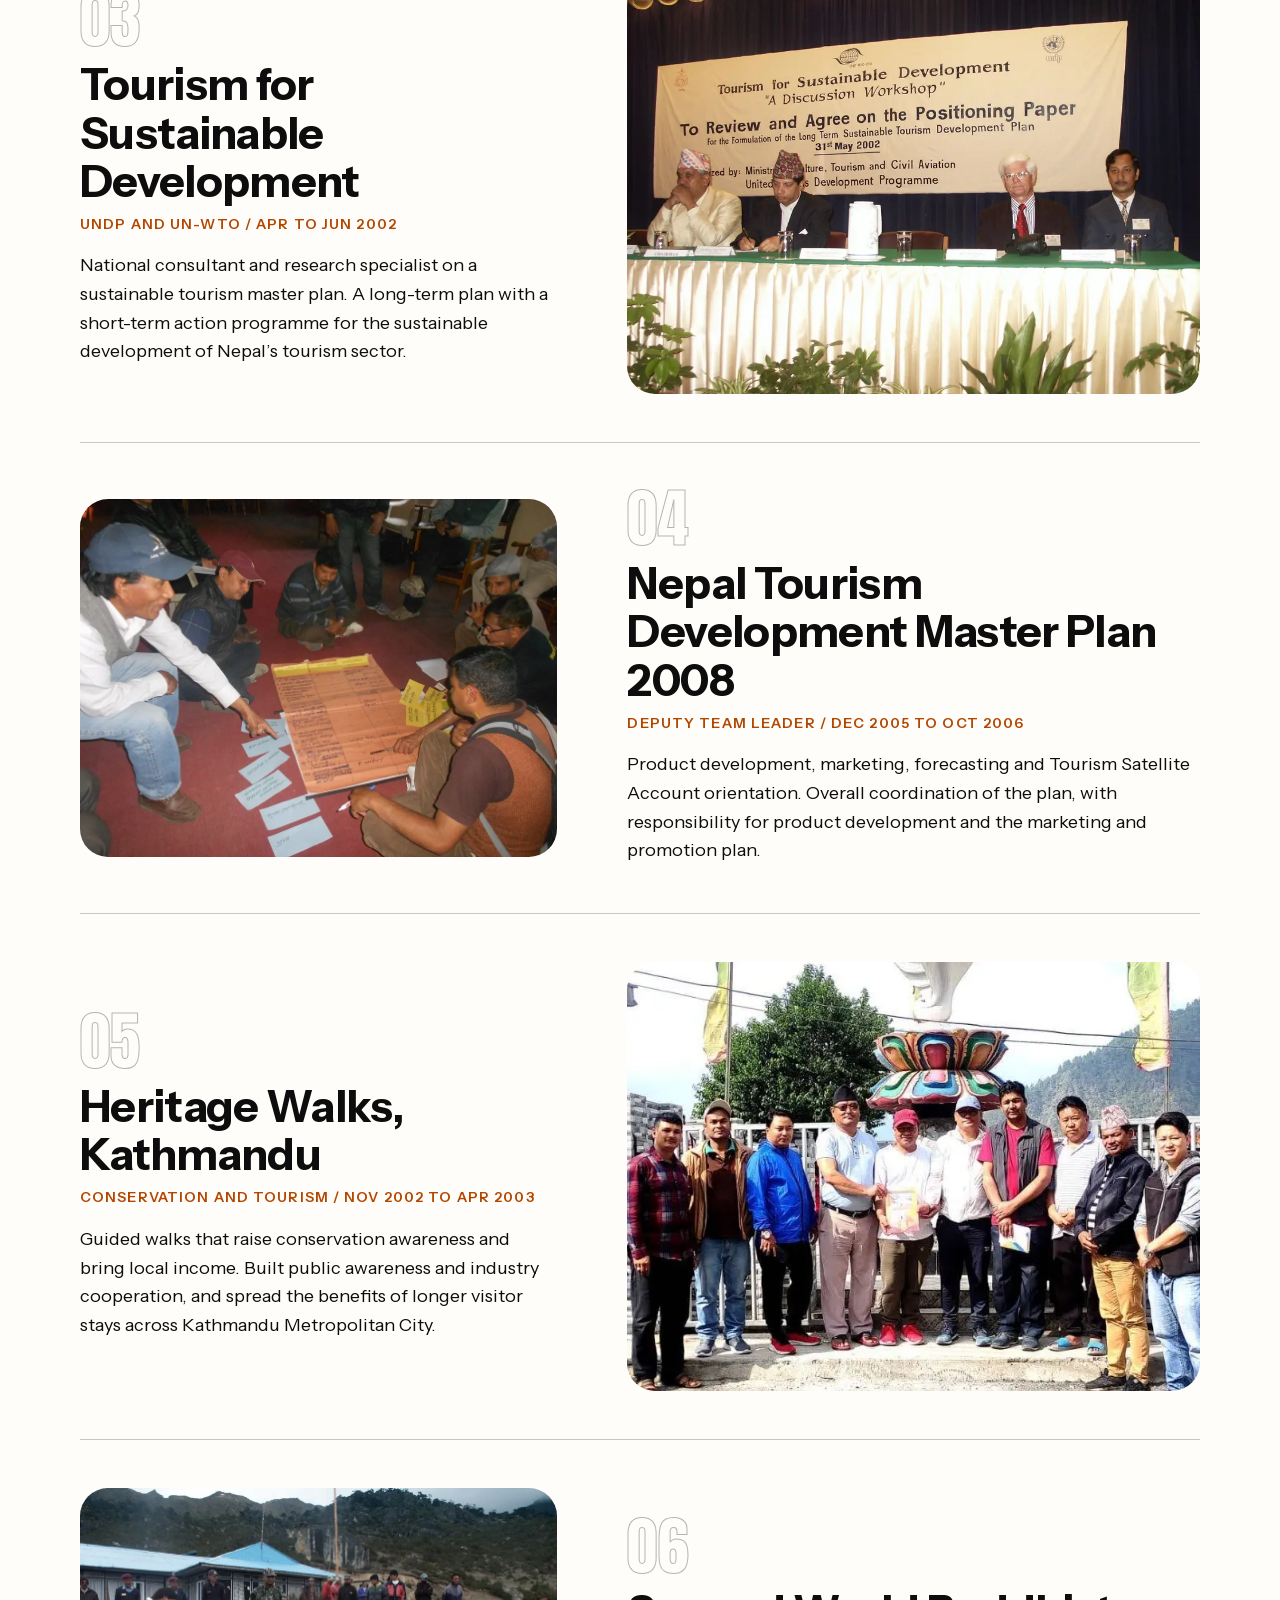
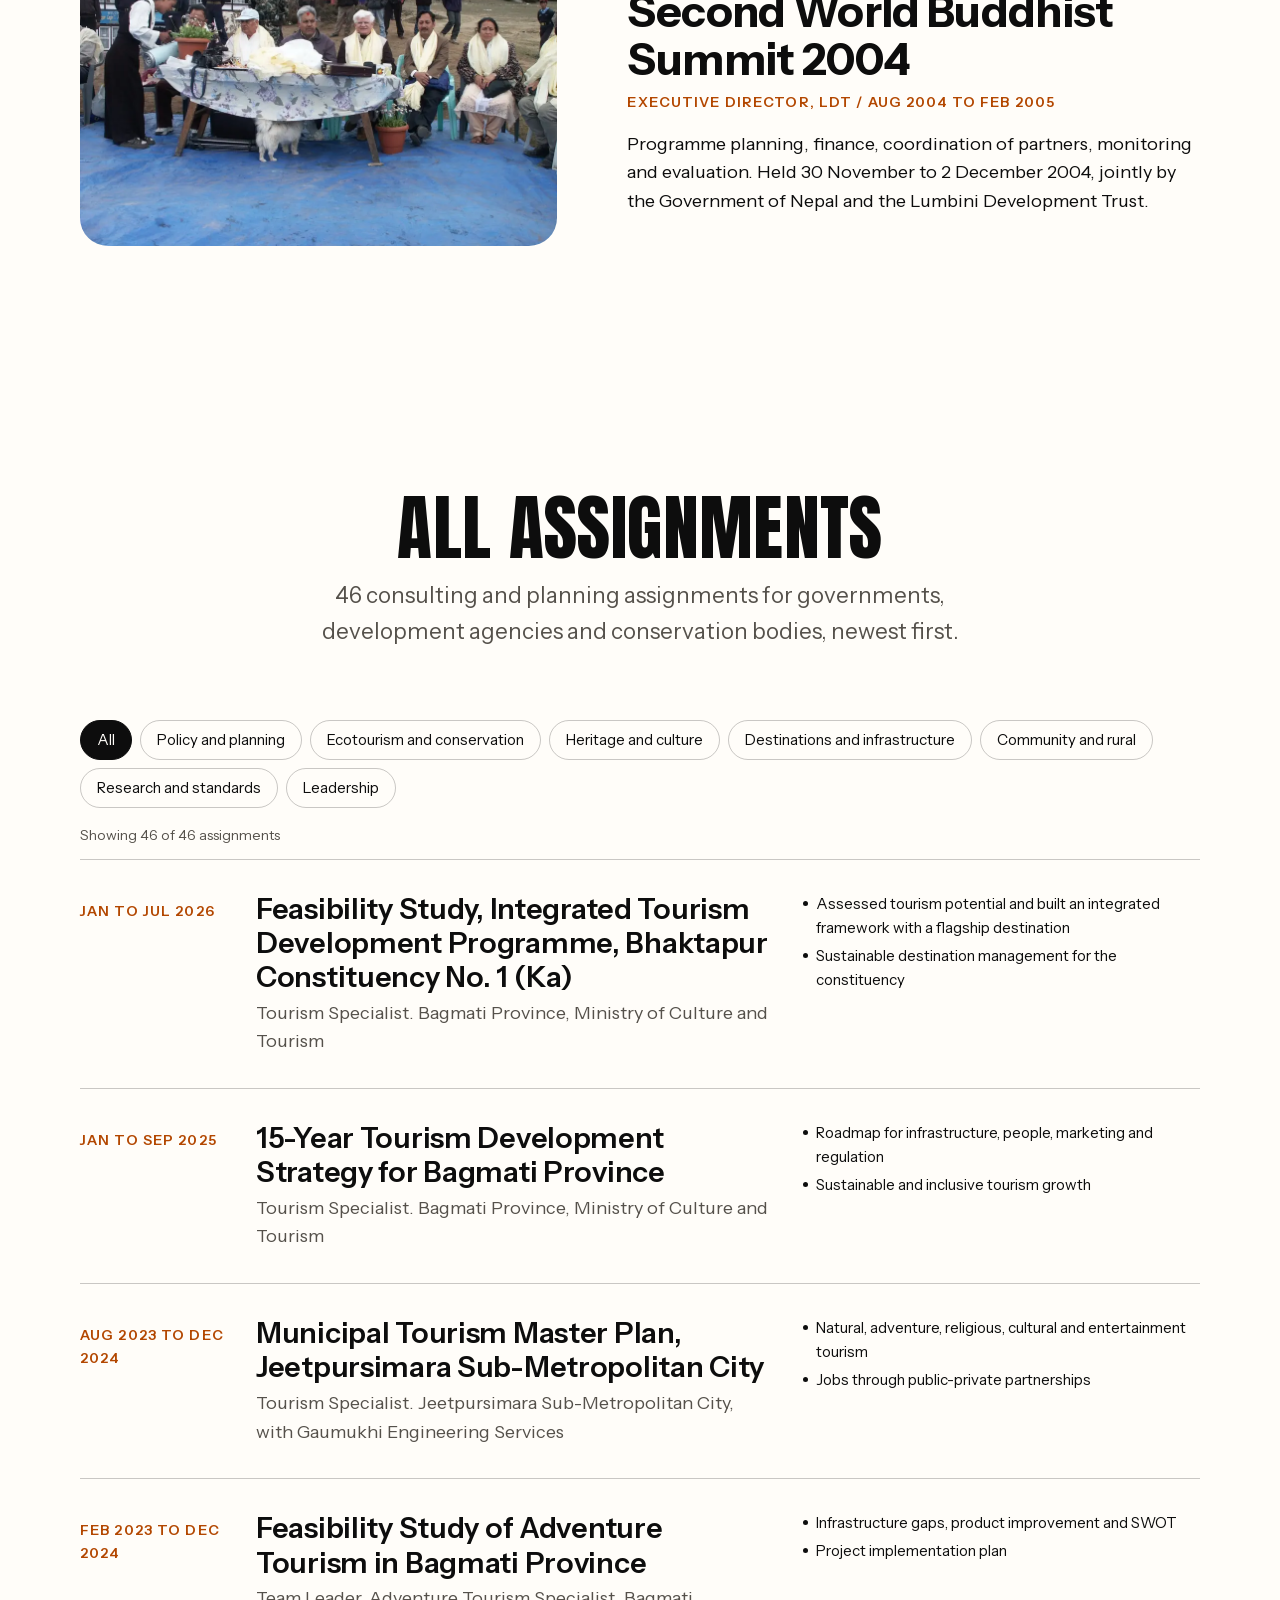
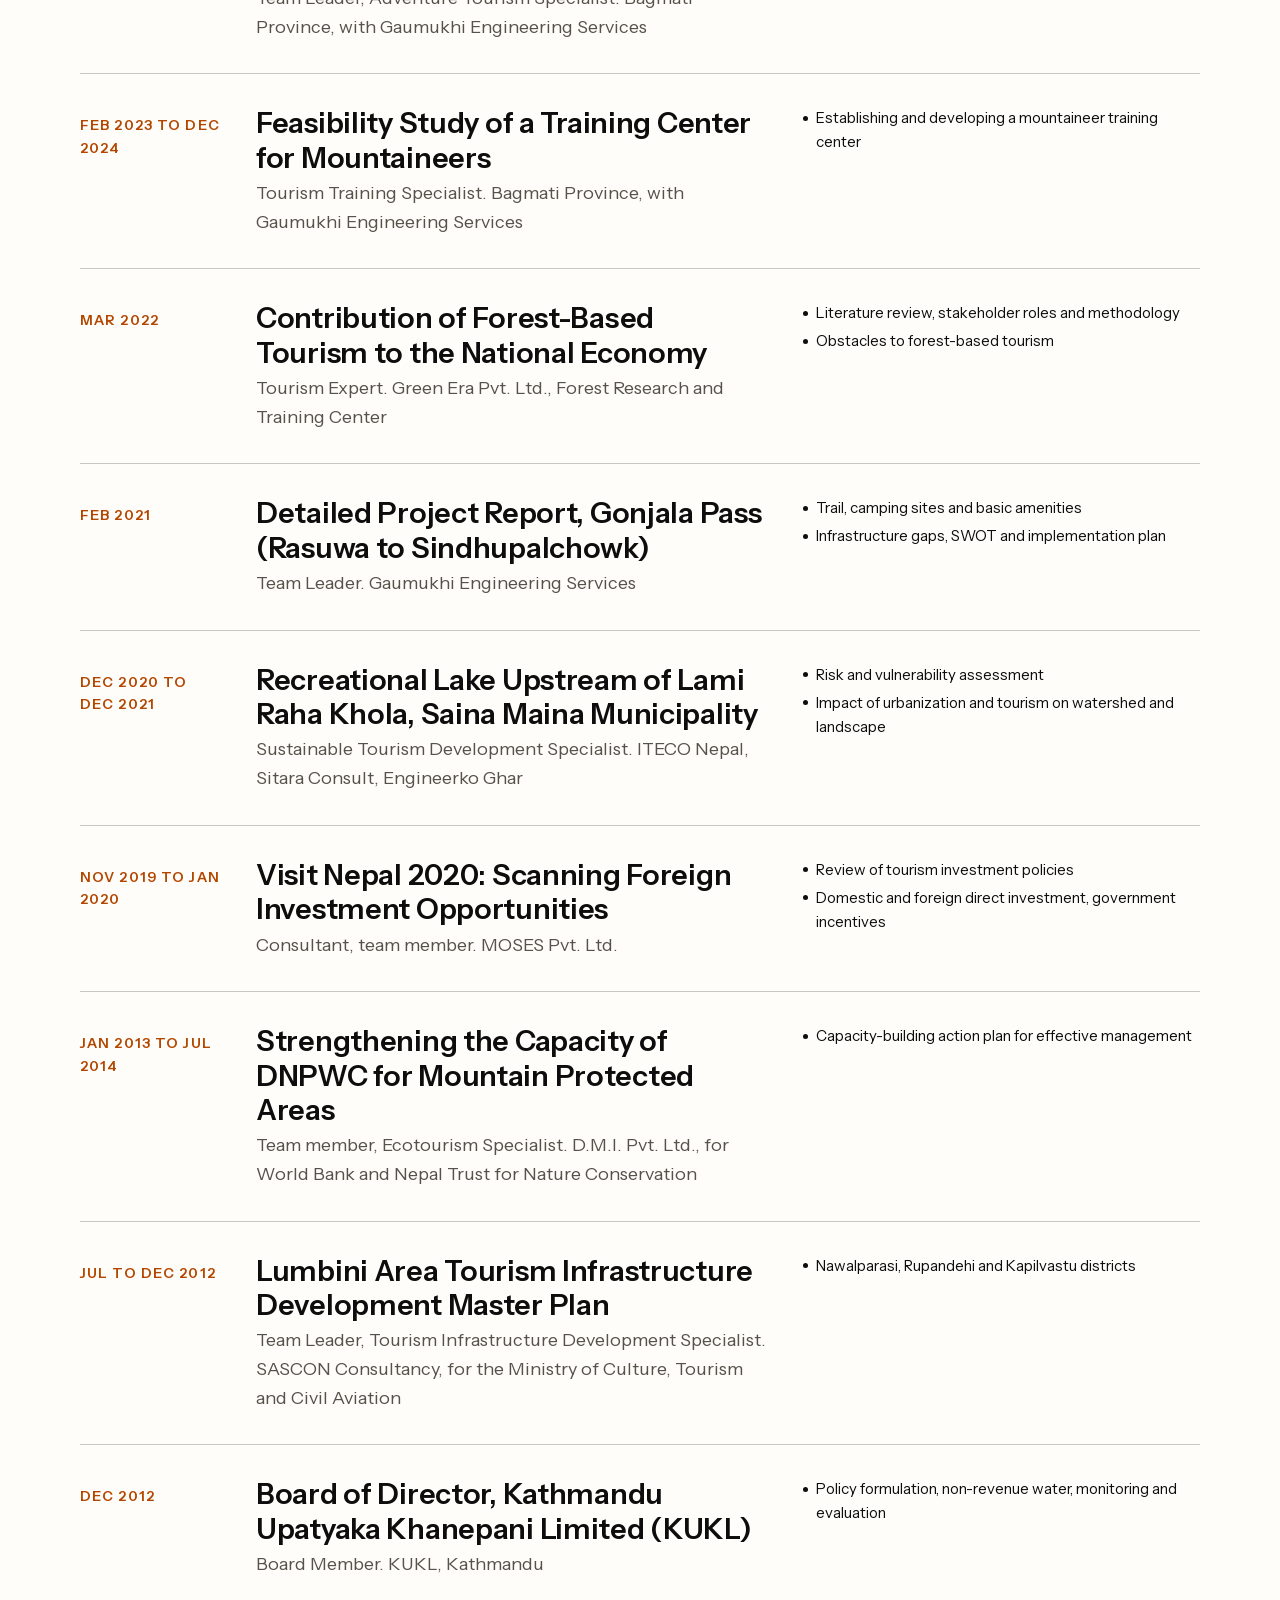
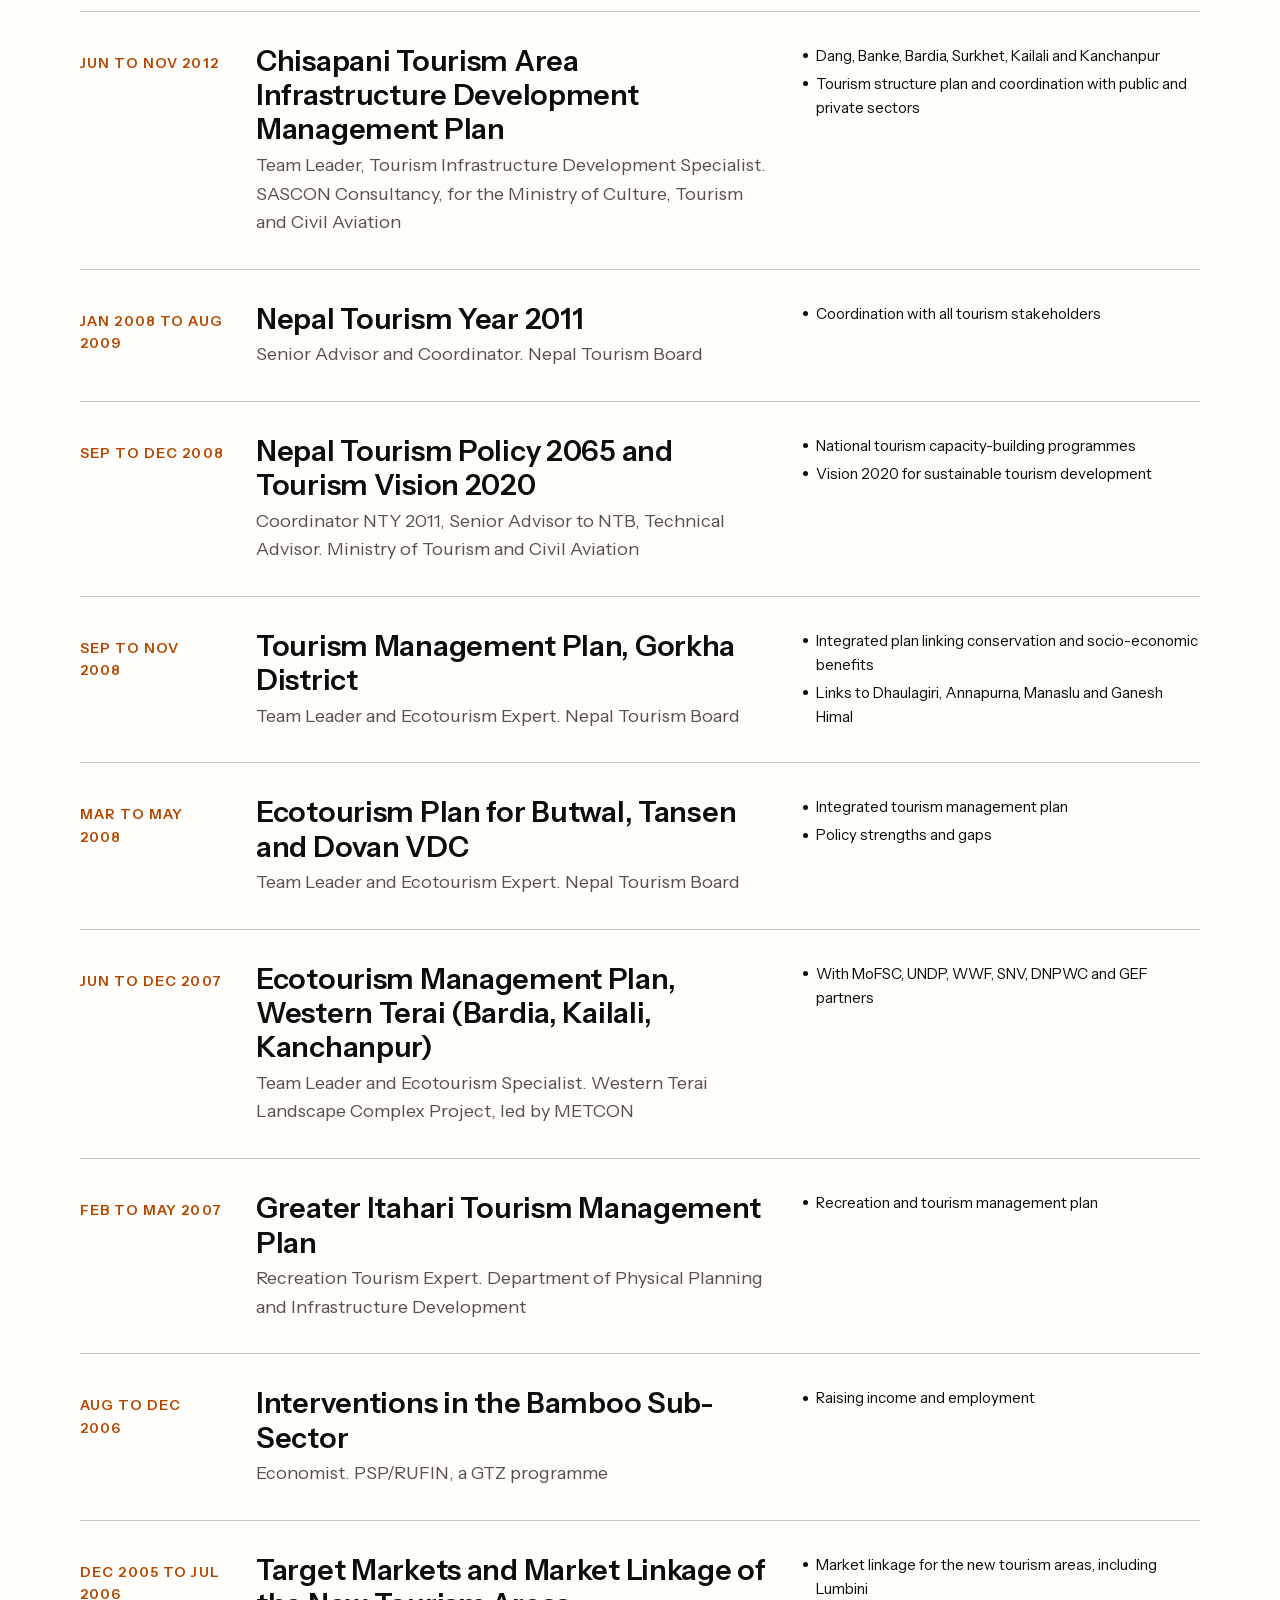
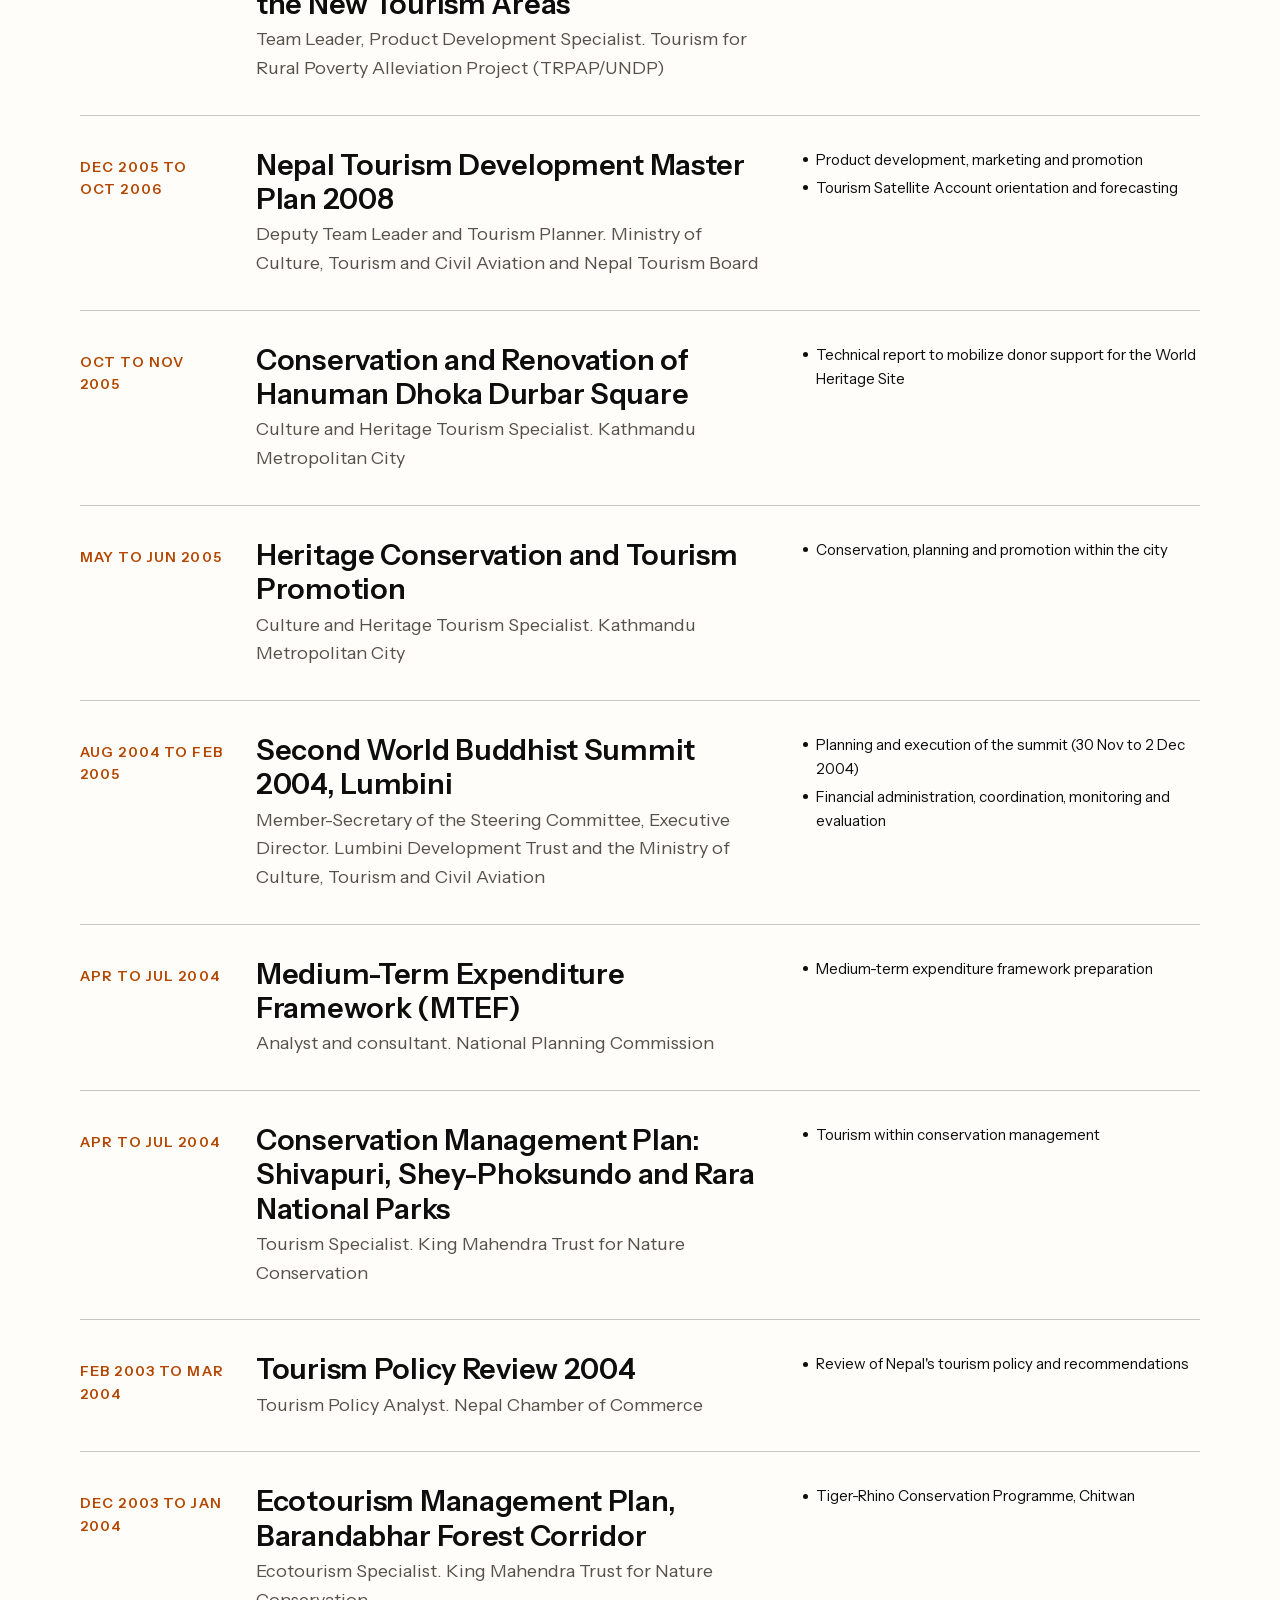
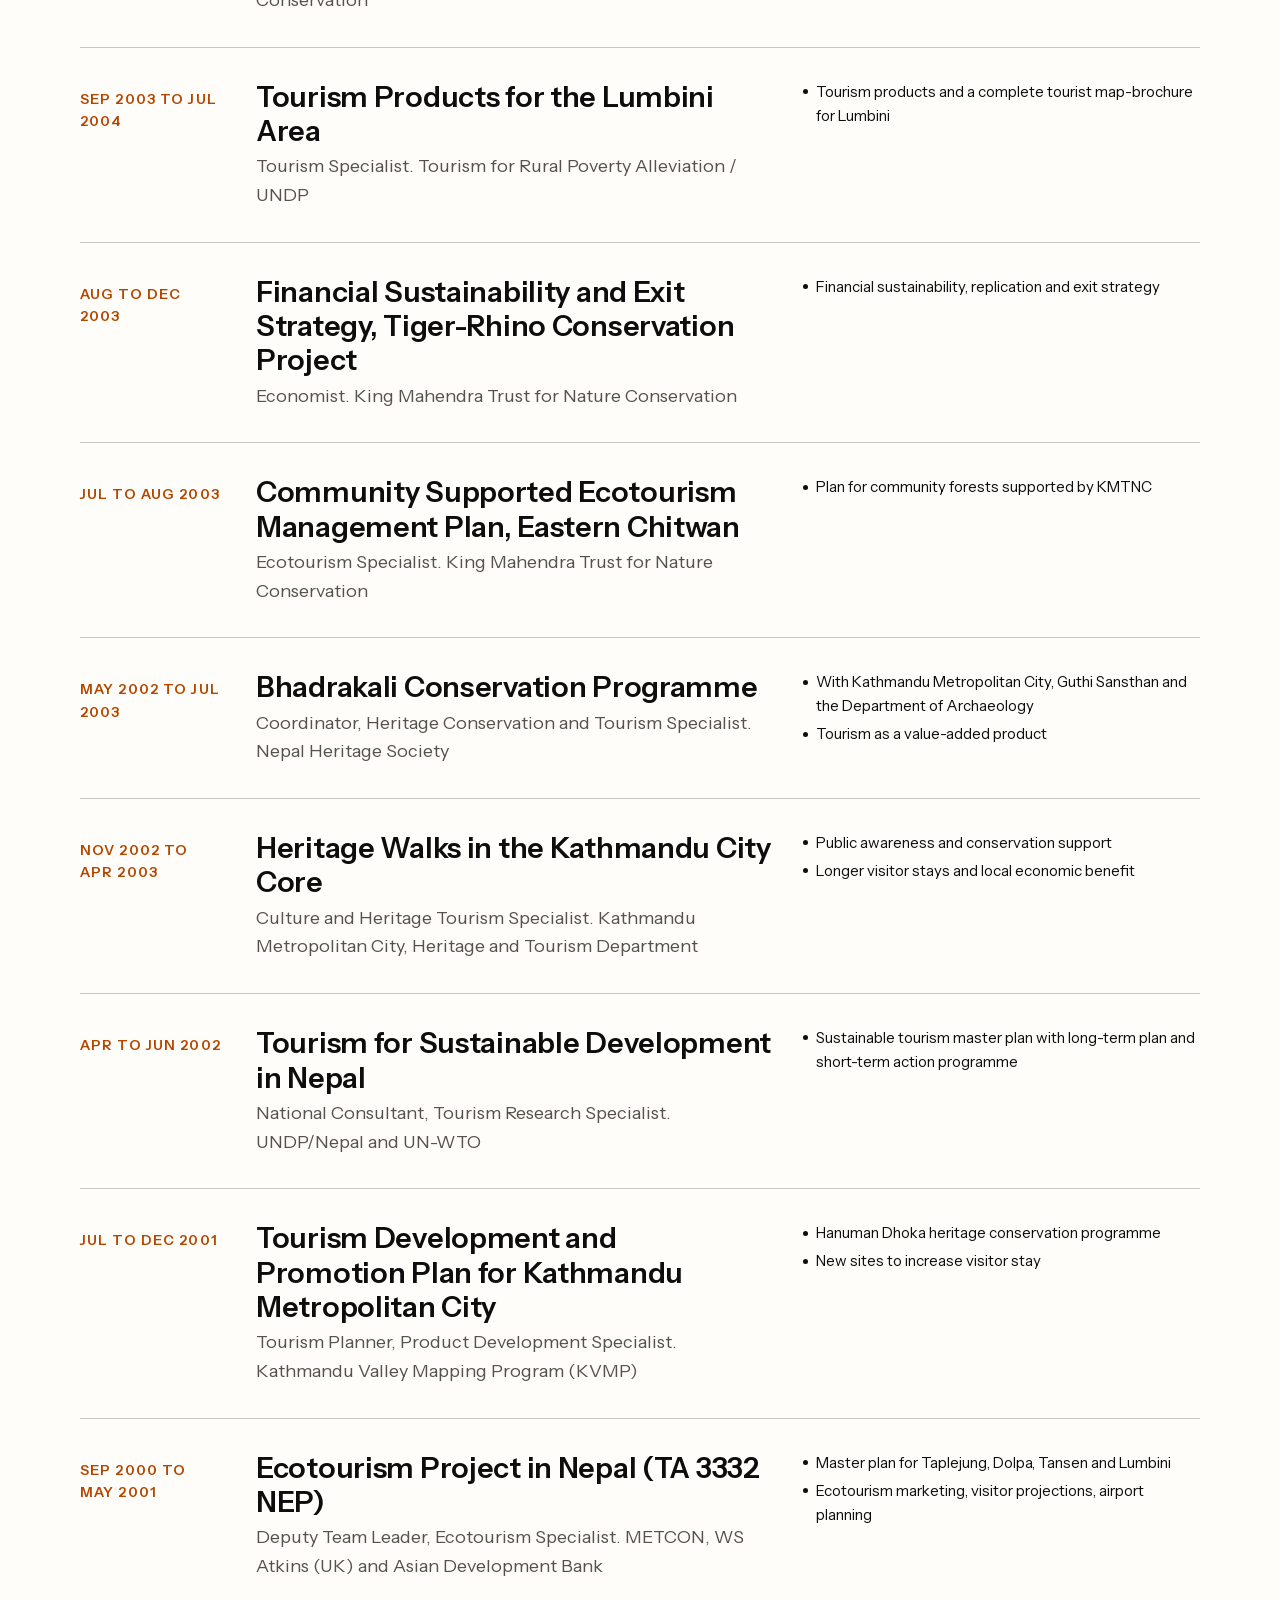
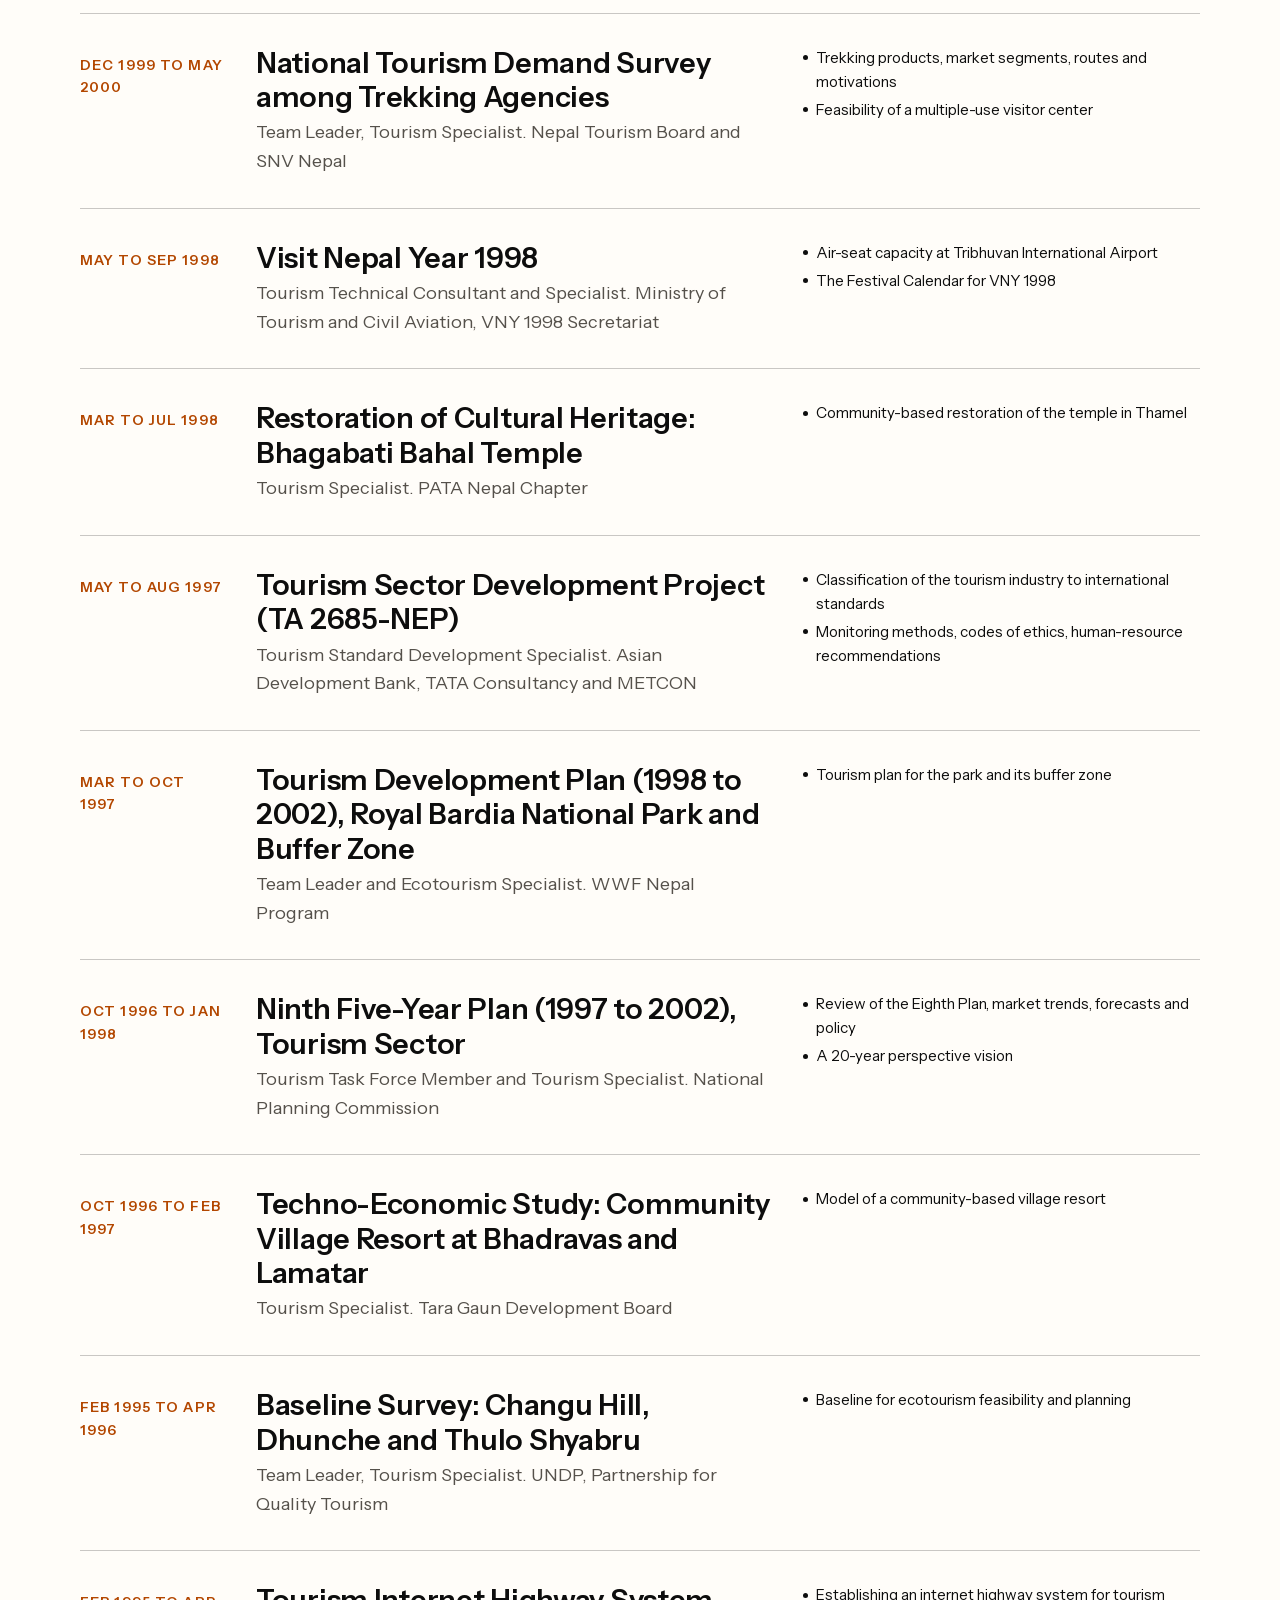
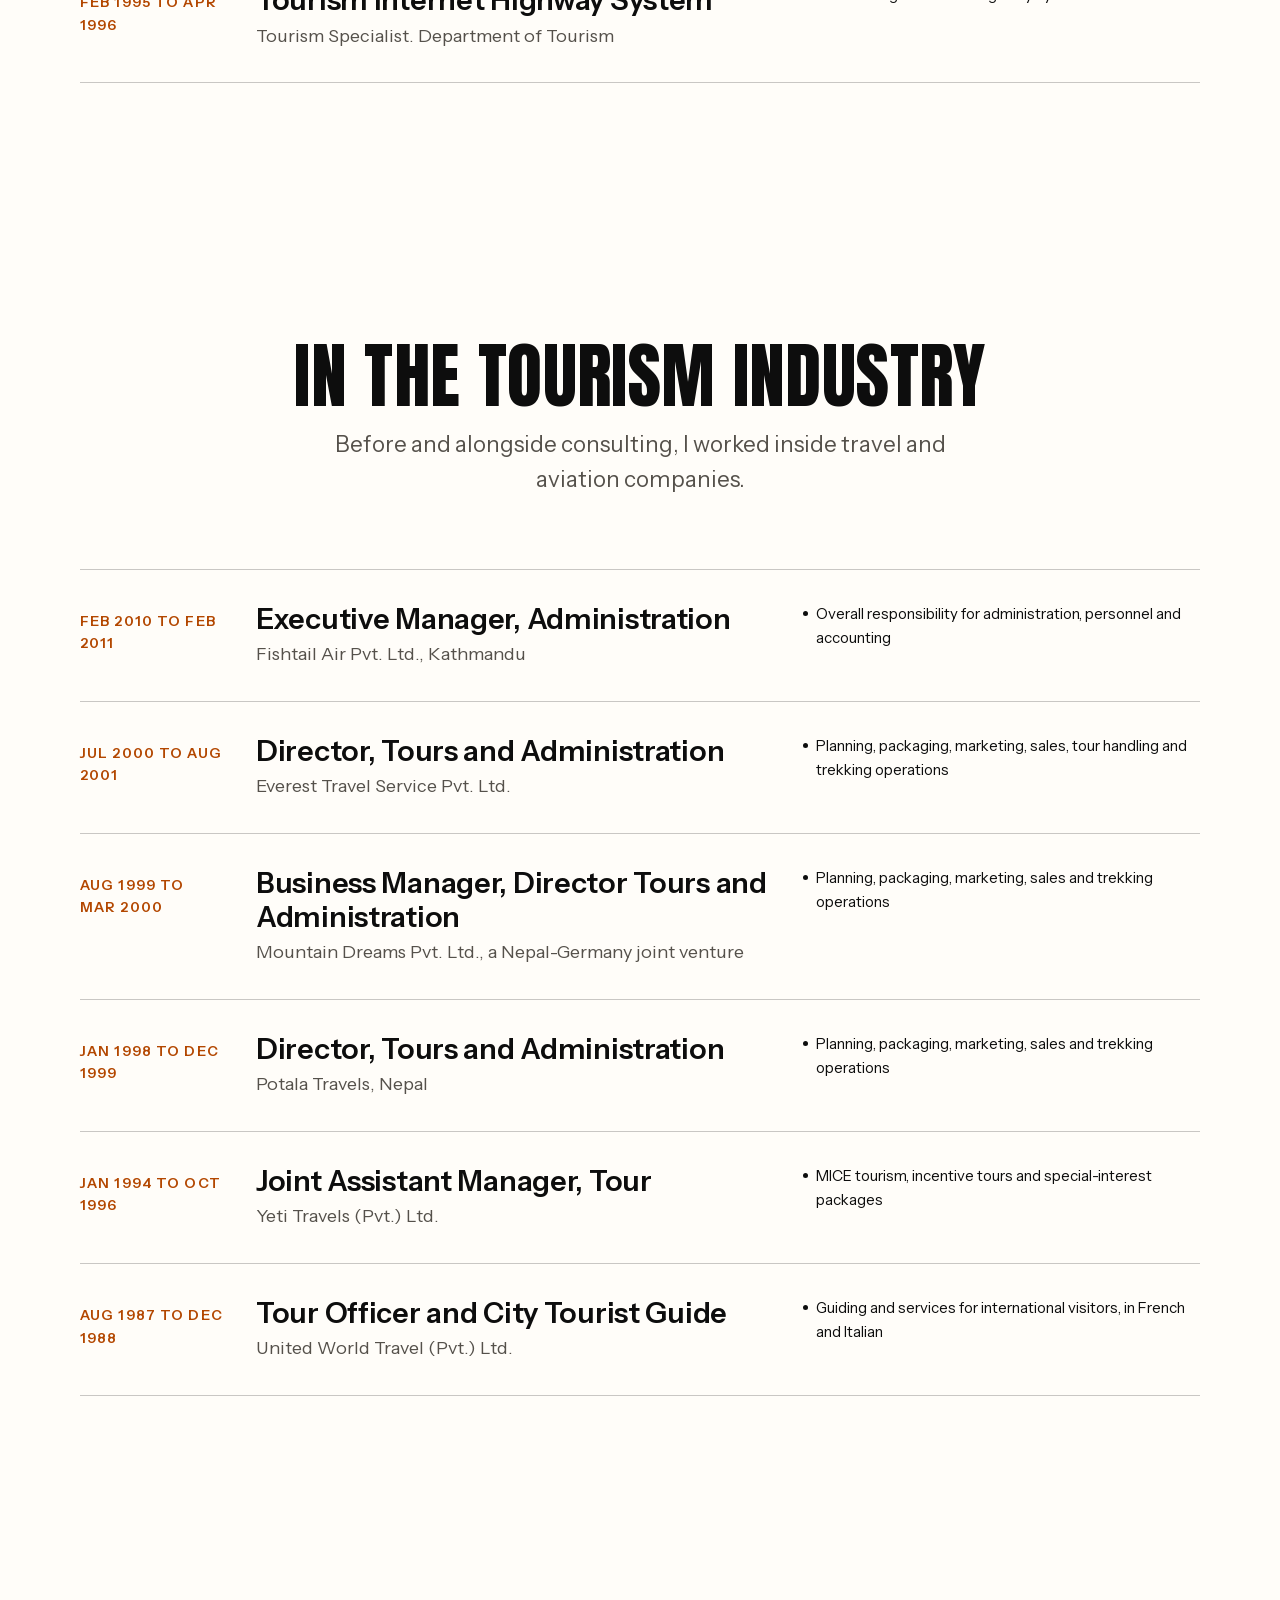
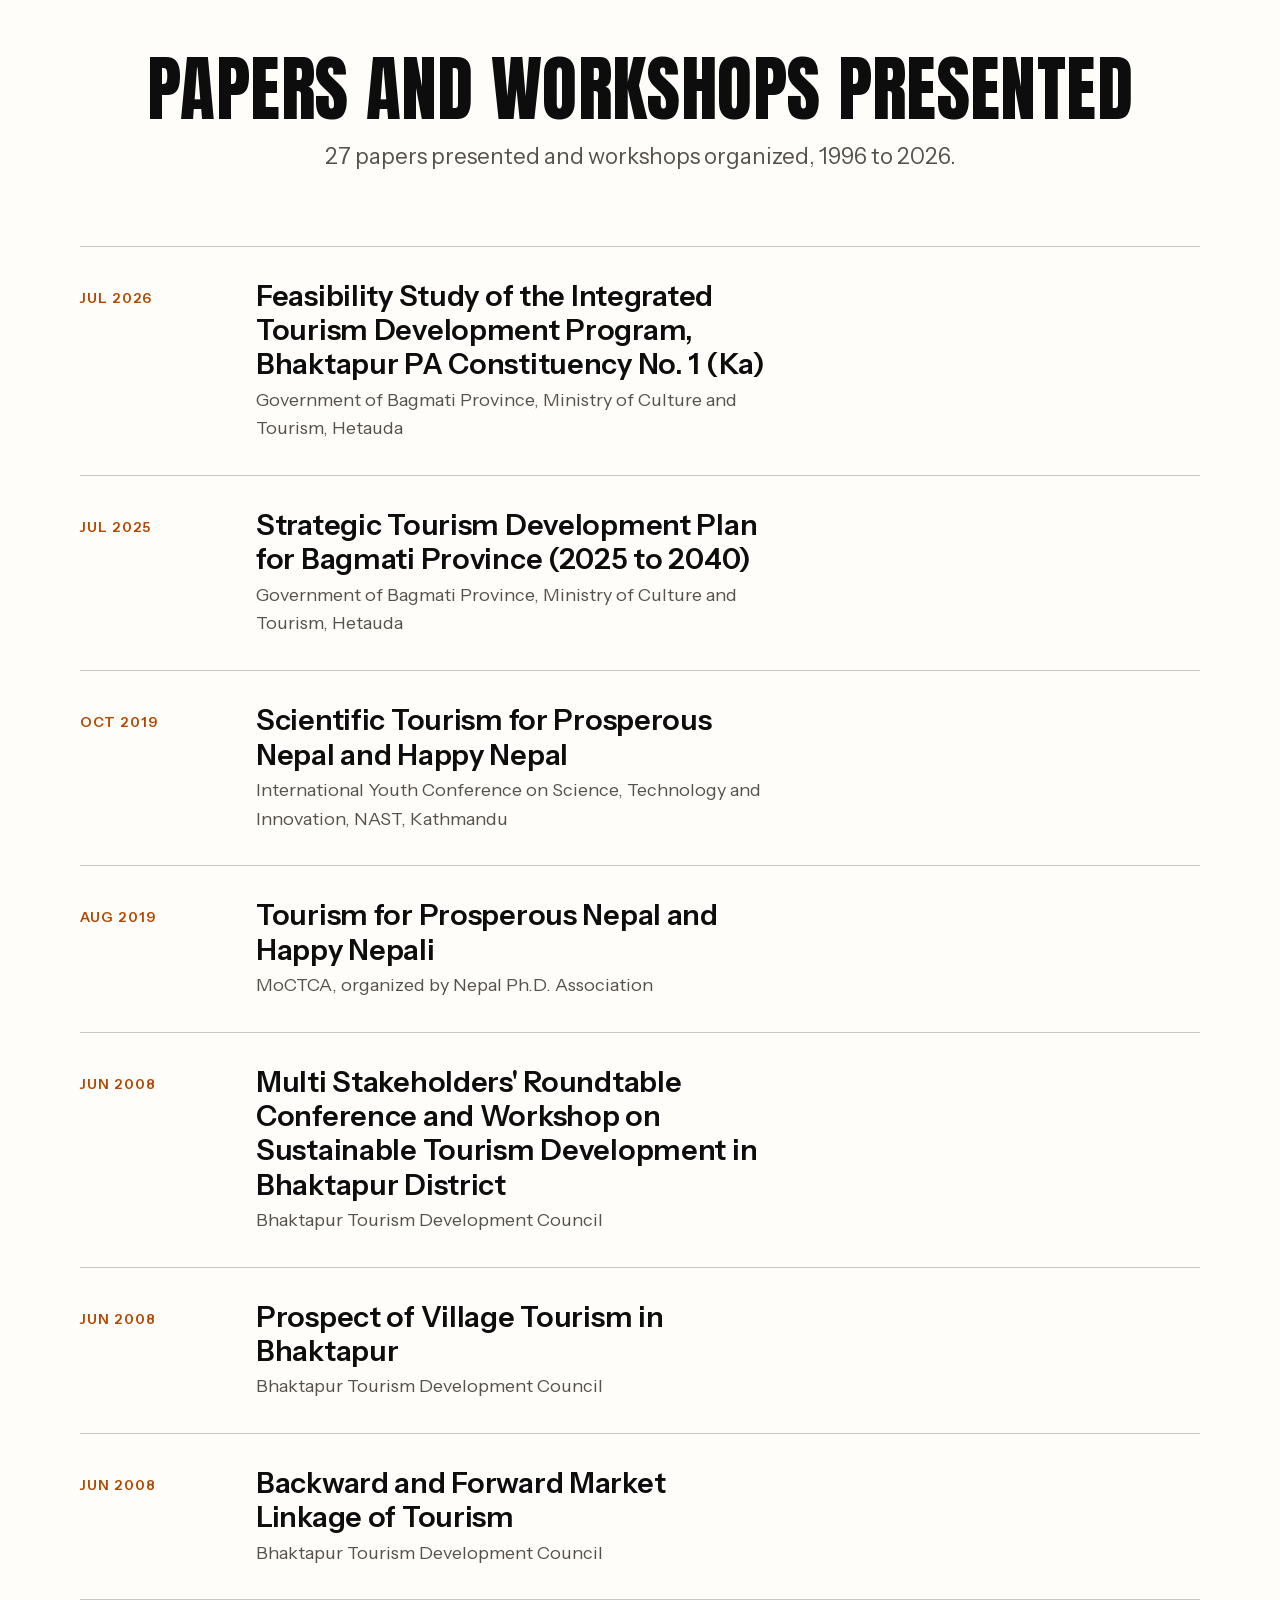
<file: work.html>
<!doctype html>
<html lang="en">
<head>
<meta charset="utf-8">
<meta name="viewport" content="width=device-width, initial-scale=1">
<title>Work | Dr. Gyanendra Ratna Tuladhar</title>
<meta name="description" content="Selected tourism projects in Nepal: provincial strategy, feasibility studies, master plans, heritage walks and the Second World Buddhist Summit 2004.">
<link rel="canonical" href="https://www.example.com/work.html">
<meta name="theme-color" content="#fbf6e6">
<meta property="og:type" content="website">
<meta property="og:site_name" content="Dr. Gyanendra Ratna Tuladhar">
<meta property="og:title" content="Work | Dr. Gyanendra Ratna Tuladhar">
<meta property="og:description" content="Selected tourism projects in Nepal: provincial strategy, feasibility studies, master plans, heritage walks and the Second World Buddhist Summit 2004.">
<meta property="og:url" content="https://www.example.com/work.html">
<meta property="og:image" content="https://www.example.com/assets/images/og-image.jpg">
<meta property="og:image:width" content="1200">
<meta property="og:image:height" content="630">
<meta property="og:image:alt" content="Dr. Gyanendra Ratna Tuladhar, tourism economist">
<meta name="twitter:card" content="summary_large_image">
<meta name="twitter:title" content="Work | Dr. Gyanendra Ratna Tuladhar">
<meta name="twitter:description" content="Selected tourism projects in Nepal: provincial strategy, feasibility studies, master plans, heritage walks and the Second World Buddhist Summit 2004.">
<meta name="twitter:image" content="https://www.example.com/assets/images/og-image.jpg">
<link rel="icon" href="favicon.ico" sizes="48x48">
<link rel="icon" href="assets/images/favicon.svg" type="image/svg+xml">
<link rel="apple-touch-icon" href="assets/images/apple-touch-icon.png">
<link rel="manifest" href="site.webmanifest">
<link rel="preload" href="assets/fonts/anton-400.woff2" as="font" type="font/woff2" crossorigin>
<link rel="preload" href="assets/fonts/instrument-sans-var.woff2" as="font" type="font/woff2" crossorigin>
<link rel="stylesheet" href="assets/css/tokens.css">
<link rel="stylesheet" href="assets/css/base.css">
<link rel="stylesheet" href="assets/css/layout.css">
<link rel="stylesheet" href="assets/css/components.css">
<link rel="stylesheet" href="assets/css/sections.css">
<link rel="stylesheet" href="assets/css/utilities.css">
<script>document.documentElement.classList.add("js");</script>
<!-- DEMO: the example.com domain is a placeholder. Replace before launch. -->
<script type="application/ld+json">
{
  "@context": "https://schema.org",
  "@graph": [
    {
      "@type": "WebSite",
      "@id": "https://www.example.com/#website",
      "url": "https://www.example.com/",
      "name": "Dr. Gyanendra Ratna Tuladhar",
      "inLanguage": "en",
      "publisher": {
        "@id": "https://www.example.com/#person"
      }
    },
    {
      "@type": "CollectionPage",
      "@id": "https://www.example.com/work.html#page",
      "url": "https://www.example.com/work.html",
      "name": "Work",
      "isPartOf": {
        "@id": "https://www.example.com/#website"
      },
      "author": {
        "@id": "https://www.example.com/#person"
      }
    }
  ]
}
</script>
</head>
<body>
<a class="skip-link" href="#main">Skip to content</a>

<!-- WP: header.php -->
<header class="site-header">
  <div class="site-header__bar">
    <a class="logo" href="index.html" aria-label="G. Tuladhar, home">G. Tuladhar.</a>
    <button class="nav-toggle" type="button" aria-expanded="false" aria-controls="site-menu" data-nav-toggle>
      <span class="nav-toggle__bars" aria-hidden="true"></span>
      <span data-nav-label>Menu</span>
    </button>
    <nav class="nav" id="site-menu" aria-label="Main" data-nav>
      <ul class="nav__list">
          <li class="nav__mobile-only"><a class="nav__link" href="index.html">Home</a></li>
          <li><a class="nav__link" href="about.html">About</a></li>
          <li><a class="nav__link" href="services.html">Services</a></li>
          <li><a class="nav__link" href="work.html" aria-current="page">Work</a></li>
          <li><a class="nav__link" href="writing.html">Writing</a></li>
          <li><a class="nav__link" href="gallery.html">Frames</a></li>
      </ul>
      <a class="btn btn--primary nav__cta" href="contact.html">Let&rsquo;s talk</a>
      <div class="nav__extra">
        <p class="nav__extra-title">Contact</p>
        <ul class="nav__extra-list">
          <li><a href="mailto:hello@example.com"><!-- DEMO -->hello@example.com</a></li>
          <li><a href="tel:+97715550142"><!-- DEMO -->+977 1 555 0142</a></li>
          <li><!-- DEMO -->Kathmandu, Nepal</li>
          <li><a href="https://www.linkedin.com/in/dr-gyanendra-ratna-tuladhar-a53a7224/" target="_blank" rel="noopener">LinkedIn<span class="visually-hidden"> (opens in a new tab)</span></a></li>
        </ul>
        <p class="nav__extra-name">Gyanendra Tuladhar</p>
        <p class="nav__extra-text">Tourism economist. Ph.D., Tourism Economical Science.</p>
      </div>
    </nav>
  </div>
</header>
<!-- /WP: header.php -->

<main id="main">

<!-- WP: template-part: page-hero -->
<section class="page-hero">
  <div class="container">
    <h1>Selected work</h1>
    <p class="page-hero__lead">Policy, plans and field projects across Nepal. Six highlights, then every assignment, paper and workshop since 1987.</p>
    
  </div>
</section>

<nav class="subnav" aria-label="On this page"><div class="container"><ul><li><a href="#projects">Highlights</a></li><li><a href="#assignments">All assignments</a></li><li><a href="#industry">Industry</a></li><li><a href="#papers">Papers</a></li></ul></div></nav>

<section class="section--tight" id="projects" aria-label="Projects">
  <div class="container container--narrow">
    <!-- WP: dynamic (projects loop) -->
    <article class="work-row" id="bagmati">
      <div data-reveal>
        <p class="work-row__num" aria-hidden="true">01</p>
        <h2 class="work-row__title">Bagmati Province Tourism Strategy</h2>
        <p class="work-row__meta">15-year strategy / Jan to Sep 2025</p>
        <p class="work-row__text">A roadmap for infrastructure, people, marketing, regulation and inclusive tourism. Identifies the province&rsquo;s key tourism assets and positions Bagmati as a leading destination at national and international level.</p>
      </div>
      <figure class="figure work-row__media" data-reveal>
        <picture><source type="image/webp" srcset="assets/images/stage-group-480.webp 480w, assets/images/stage-group-960.webp 960w, assets/images/stage-group-1600.webp 1600w" sizes="(min-width: 880px) 50vw, 92vw"><img src="assets/images/stage-group-960.jpg" width="1600" height="1200" alt="Officials and guests seated in rows on a stage" loading="lazy" decoding="async"></picture>
      </figure>
    </article>
    <article class="work-row" id="bhaktapur">
      <div data-reveal>
        <p class="work-row__num" aria-hidden="true">02</p>
        <h2 class="work-row__title">Integrated Tourism Programme, Bhaktapur</h2>
        <p class="work-row__meta">Feasibility study / Jan to Jul 2026</p>
        <p class="work-row__text">Tourism potential, a flagship destination and a framework for Bhaktapur Constituency No. 1. Presented to the Ministry of Culture and Tourism in Hetauda in July 2026.</p>
      </div>
      <figure class="figure work-row__media" data-reveal>
        <picture><source type="image/webp" srcset="assets/images/monastery-visit-480.webp 480w, assets/images/monastery-visit-960.webp 960w, assets/images/monastery-visit-1600.webp 1600w" sizes="(min-width: 880px) 50vw, 92vw"><img src="assets/images/monastery-visit-960.jpg" width="1600" height="1200" alt="Group of men standing in front of a painted wooden entrance" loading="lazy" decoding="async"></picture>
      </figure>
    </article>
    <article class="work-row" id="undp">
      <div data-reveal>
        <p class="work-row__num" aria-hidden="true">03</p>
        <h2 class="work-row__title">Tourism for Sustainable Development</h2>
        <p class="work-row__meta">UNDP and UN-WTO / Apr to Jun 2002</p>
        <p class="work-row__text">National consultant and research specialist on a sustainable tourism master plan. A long-term plan with a short-term action programme for the sustainable development of Nepal&rsquo;s tourism sector.</p>
      </div>
      <figure class="figure work-row__media" data-reveal>
        <picture><source type="image/webp" srcset="assets/images/undp-workshop-panel-480.webp 480w, assets/images/undp-workshop-panel-960.webp 960w, assets/images/undp-workshop-panel-1600.webp 1600w" sizes="(min-width: 880px) 50vw, 92vw"><img src="assets/images/undp-workshop-panel-960.jpg" width="1600" height="1200" alt="Panel table at a 2002 workshop on tourism for sustainable development" loading="lazy" decoding="async"></picture>
      </figure>
    </article>
    <article class="work-row" id="master-plan">
      <div data-reveal>
        <p class="work-row__num" aria-hidden="true">04</p>
        <h2 class="work-row__title">Nepal Tourism Development Master Plan 2008</h2>
        <p class="work-row__meta">Deputy Team Leader / Dec 2005 to Oct 2006</p>
        <p class="work-row__text">Product development, marketing, forecasting and Tourism Satellite Account orientation. Overall coordination of the plan, with responsibility for product development and the marketing and promotion plan.</p>
      </div>
      <figure class="figure work-row__media" data-reveal>
        <picture><source type="image/webp" srcset="assets/images/community-planning-480.webp 480w, assets/images/community-planning-960.webp 960w, assets/images/community-planning-1600.webp 1600w" sizes="(min-width: 880px) 50vw, 92vw"><img src="assets/images/community-planning-960.jpg" width="1600" height="1200" alt="Participants sitting in a circle and writing notes at a planning session" loading="lazy" decoding="async"></picture>
      </figure>
    </article>
    <article class="work-row" id="heritage-walks">
      <div data-reveal>
        <p class="work-row__num" aria-hidden="true">05</p>
        <h2 class="work-row__title">Heritage Walks, Kathmandu</h2>
        <p class="work-row__meta">Conservation and tourism / Nov 2002 to Apr 2003</p>
        <p class="work-row__text">Guided walks that raise conservation awareness and bring local income. Built public awareness and industry cooperation, and spread the benefits of longer visitor stays across Kathmandu Metropolitan City.</p>
      </div>
      <figure class="figure work-row__media" data-reveal>
        <picture><source type="image/webp" srcset="assets/images/monument-group-480.webp 480w, assets/images/monument-group-719.webp 719w" sizes="(min-width: 880px) 50vw, 92vw"><img src="assets/images/monument-group-719.jpg" width="719" height="1600" alt="Group of people standing in front of a monument with prayer flags" loading="lazy" decoding="async"></picture>
      </figure>
    </article>
    <article class="work-row" id="lumbini">
      <div data-reveal>
        <p class="work-row__num" aria-hidden="true">06</p>
        <h2 class="work-row__title">Second World Buddhist Summit 2004</h2>
        <p class="work-row__meta">Executive Director, LDT / Aug 2004 to Feb 2005</p>
        <p class="work-row__text">Programme planning, finance, coordination of partners, monitoring and evaluation. Held 30 November to 2 December 2004, jointly by the Government of Nepal and the Lumbini Development Trust.</p>
      </div>
      <figure class="figure work-row__media" data-reveal>
        <picture><source type="image/webp" srcset="assets/images/mountain-ceremony-480.webp 480w, assets/images/mountain-ceremony-960.webp 960w, assets/images/mountain-ceremony-1600.webp 1600w" sizes="(min-width: 880px) 50vw, 92vw"><img src="assets/images/mountain-ceremony-960.jpg" width="1600" height="1200" alt="Seated guests at an outdoor ceremony with mountains behind" loading="lazy" decoding="async"></picture>
      </figure>
    </article>
  </div>
</section>

<section class="section" id="assignments" aria-labelledby="assign-title">
  <div class="container container--narrow">
    <div class="section-head" data-reveal>
      <h2 id="assign-title">All assignments</h2>
      <p class="section-head__lead">46 consulting and planning assignments for governments, development agencies and conservation bodies, newest first.</p>
    </div>
    <div class="filters" role="group" aria-label="Filter assignments by type" data-filters="assign-list">
      <button class="chip is-on" type="button" data-filter="all" aria-pressed="true">All</button><button class="chip" type="button" data-filter="policy" aria-pressed="false">Policy and planning</button><button class="chip" type="button" data-filter="ecotourism" aria-pressed="false">Ecotourism and conservation</button><button class="chip" type="button" data-filter="heritage" aria-pressed="false">Heritage and culture</button><button class="chip" type="button" data-filter="destination" aria-pressed="false">Destinations and infrastructure</button><button class="chip" type="button" data-filter="community" aria-pressed="false">Community and rural</button><button class="chip" type="button" data-filter="research" aria-pressed="false">Research and standards</button><button class="chip" type="button" data-filter="leadership" aria-pressed="false">Leadership</button>
    </div>
    <p class="filter-count" aria-live="polite" data-filter-count></p>
    <ol class="exp" id="assign-list" data-filter-list>
  <li class="exp__row" data-cat="policy destination">
    <p class="exp__period">Jan to Jul 2026</p>
    <div>
      <h3 class="exp__role">Feasibility Study, Integrated Tourism Development Programme, Bhaktapur Constituency No. 1 (Ka)</h3>
      <p class="exp__org">Tourism Specialist. Bagmati Province, Ministry of Culture and Tourism</p>
    </div>
    <ul class="exp__tags">
      <li>Assessed tourism potential and built an integrated framework with a flagship destination</li><li>Sustainable destination management for the constituency</li>
    </ul>
  </li>
  <li class="exp__row" data-cat="policy">
    <p class="exp__period">Jan to Sep 2025</p>
    <div>
      <h3 class="exp__role">15-Year Tourism Development Strategy for Bagmati Province</h3>
      <p class="exp__org">Tourism Specialist. Bagmati Province, Ministry of Culture and Tourism</p>
    </div>
    <ul class="exp__tags">
      <li>Roadmap for infrastructure, people, marketing and regulation</li><li>Sustainable and inclusive tourism growth</li>
    </ul>
  </li>
  <li class="exp__row" data-cat="policy destination community">
    <p class="exp__period">Aug 2023 to Dec 2024</p>
    <div>
      <h3 class="exp__role">Municipal Tourism Master Plan, Jeetpursimara Sub-Metropolitan City</h3>
      <p class="exp__org">Tourism Specialist. Jeetpursimara Sub-Metropolitan City, with Gaumukhi Engineering Services</p>
    </div>
    <ul class="exp__tags">
      <li>Natural, adventure, religious, cultural and entertainment tourism</li><li>Jobs through public-private partnerships</li>
    </ul>
  </li>
  <li class="exp__row" data-cat="destination research">
    <p class="exp__period">Feb 2023 to Dec 2024</p>
    <div>
      <h3 class="exp__role">Feasibility Study of Adventure Tourism in Bagmati Province</h3>
      <p class="exp__org">Team Leader, Adventure Tourism Specialist. Bagmati Province, with Gaumukhi Engineering Services</p>
    </div>
    <ul class="exp__tags">
      <li>Infrastructure gaps, product improvement and SWOT</li><li>Project implementation plan</li>
    </ul>
  </li>
  <li class="exp__row" data-cat="destination">
    <p class="exp__period">Feb 2023 to Dec 2024</p>
    <div>
      <h3 class="exp__role">Feasibility Study of a Training Center for Mountaineers</h3>
      <p class="exp__org">Tourism Training Specialist. Bagmati Province, with Gaumukhi Engineering Services</p>
    </div>
    <ul class="exp__tags">
      <li>Establishing and developing a mountaineer training center</li>
    </ul>
  </li>
  <li class="exp__row" data-cat="research ecotourism">
    <p class="exp__period">Mar 2022</p>
    <div>
      <h3 class="exp__role">Contribution of Forest-Based Tourism to the National Economy</h3>
      <p class="exp__org">Tourism Expert. Green Era Pvt. Ltd., Forest Research and Training Center</p>
    </div>
    <ul class="exp__tags">
      <li>Literature review, stakeholder roles and methodology</li><li>Obstacles to forest-based tourism</li>
    </ul>
  </li>
  <li class="exp__row" data-cat="destination ecotourism">
    <p class="exp__period">Feb 2021</p>
    <div>
      <h3 class="exp__role">Detailed Project Report, Gonjala Pass (Rasuwa to Sindhupalchowk)</h3>
      <p class="exp__org">Team Leader. Gaumukhi Engineering Services</p>
    </div>
    <ul class="exp__tags">
      <li>Trail, camping sites and basic amenities</li><li>Infrastructure gaps, SWOT and implementation plan</li>
    </ul>
  </li>
  <li class="exp__row" data-cat="destination ecotourism">
    <p class="exp__period">Dec 2020 to Dec 2021</p>
    <div>
      <h3 class="exp__role">Recreational Lake Upstream of Lami Raha Khola, Saina Maina Municipality</h3>
      <p class="exp__org">Sustainable Tourism Development Specialist. ITECO Nepal, Sitara Consult, Engineerko Ghar</p>
    </div>
    <ul class="exp__tags">
      <li>Risk and vulnerability assessment</li><li>Impact of urbanization and tourism on watershed and landscape</li>
    </ul>
  </li>
  <li class="exp__row" data-cat="research policy">
    <p class="exp__period">Nov 2019 to Jan 2020</p>
    <div>
      <h3 class="exp__role">Visit Nepal 2020: Scanning Foreign Investment Opportunities</h3>
      <p class="exp__org">Consultant, team member. MOSES Pvt. Ltd.</p>
    </div>
    <ul class="exp__tags">
      <li>Review of tourism investment policies</li><li>Domestic and foreign direct investment, government incentives</li>
    </ul>
  </li>
  <li class="exp__row" data-cat="ecotourism">
    <p class="exp__period">Jan 2013 to Jul 2014</p>
    <div>
      <h3 class="exp__role">Strengthening the Capacity of DNPWC for Mountain Protected Areas</h3>
      <p class="exp__org">Team member, Ecotourism Specialist. D.M.I. Pvt. Ltd., for World Bank and Nepal Trust for Nature Conservation</p>
    </div>
    <ul class="exp__tags">
      <li>Capacity-building action plan for effective management</li>
    </ul>
  </li>
  <li class="exp__row" data-cat="destination policy">
    <p class="exp__period">Jul to Dec 2012</p>
    <div>
      <h3 class="exp__role">Lumbini Area Tourism Infrastructure Development Master Plan</h3>
      <p class="exp__org">Team Leader, Tourism Infrastructure Development Specialist. SASCON Consultancy, for the Ministry of Culture, Tourism and Civil Aviation</p>
    </div>
    <ul class="exp__tags">
      <li>Nawalparasi, Rupandehi and Kapilvastu districts</li>
    </ul>
  </li>
  <li class="exp__row" data-cat="leadership">
    <p class="exp__period">Dec 2012</p>
    <div>
      <h3 class="exp__role">Board of Director, Kathmandu Upatyaka Khanepani Limited (KUKL)</h3>
      <p class="exp__org">Board Member. KUKL, Kathmandu</p>
    </div>
    <ul class="exp__tags">
      <li>Policy formulation, non-revenue water, monitoring and evaluation</li>
    </ul>
  </li>
  <li class="exp__row" data-cat="destination policy">
    <p class="exp__period">Jun to Nov 2012</p>
    <div>
      <h3 class="exp__role">Chisapani Tourism Area Infrastructure Development Management Plan</h3>
      <p class="exp__org">Team Leader, Tourism Infrastructure Development Specialist. SASCON Consultancy, for the Ministry of Culture, Tourism and Civil Aviation</p>
    </div>
    <ul class="exp__tags">
      <li>Dang, Banke, Bardia, Surkhet, Kailali and Kanchanpur</li><li>Tourism structure plan and coordination with public and private sectors</li>
    </ul>
  </li>
  <li class="exp__row" data-cat="policy leadership">
    <p class="exp__period">Jan 2008 to Aug 2009</p>
    <div>
      <h3 class="exp__role">Nepal Tourism Year 2011</h3>
      <p class="exp__org">Senior Advisor and Coordinator. Nepal Tourism Board</p>
    </div>
    <ul class="exp__tags">
      <li>Coordination with all tourism stakeholders</li>
    </ul>
  </li>
  <li class="exp__row" data-cat="policy">
    <p class="exp__period">Sep to Dec 2008</p>
    <div>
      <h3 class="exp__role">Nepal Tourism Policy 2065 and Tourism Vision 2020</h3>
      <p class="exp__org">Coordinator NTY 2011, Senior Advisor to NTB, Technical Advisor. Ministry of Tourism and Civil Aviation</p>
    </div>
    <ul class="exp__tags">
      <li>National tourism capacity-building programmes</li><li>Vision 2020 for sustainable tourism development</li>
    </ul>
  </li>
  <li class="exp__row" data-cat="ecotourism policy">
    <p class="exp__period">Sep to Nov 2008</p>
    <div>
      <h3 class="exp__role">Tourism Management Plan, Gorkha District</h3>
      <p class="exp__org">Team Leader and Ecotourism Expert. Nepal Tourism Board</p>
    </div>
    <ul class="exp__tags">
      <li>Integrated plan linking conservation and socio-economic benefits</li><li>Links to Dhaulagiri, Annapurna, Manaslu and Ganesh Himal</li>
    </ul>
  </li>
  <li class="exp__row" data-cat="ecotourism">
    <p class="exp__period">Mar to May 2008</p>
    <div>
      <h3 class="exp__role">Ecotourism Plan for Butwal, Tansen and Dovan VDC</h3>
      <p class="exp__org">Team Leader and Ecotourism Expert. Nepal Tourism Board</p>
    </div>
    <ul class="exp__tags">
      <li>Integrated tourism management plan</li><li>Policy strengths and gaps</li>
    </ul>
  </li>
  <li class="exp__row" data-cat="ecotourism">
    <p class="exp__period">Jun to Dec 2007</p>
    <div>
      <h3 class="exp__role">Ecotourism Management Plan, Western Terai (Bardia, Kailali, Kanchanpur)</h3>
      <p class="exp__org">Team Leader and Ecotourism Specialist. Western Terai Landscape Complex Project, led by METCON</p>
    </div>
    <ul class="exp__tags">
      <li>With MoFSC, UNDP, WWF, SNV, DNPWC and GEF partners</li>
    </ul>
  </li>
  <li class="exp__row" data-cat="destination">
    <p class="exp__period">Feb to May 2007</p>
    <div>
      <h3 class="exp__role">Greater Itahari Tourism Management Plan</h3>
      <p class="exp__org">Recreation Tourism Expert. Department of Physical Planning and Infrastructure Development</p>
    </div>
    <ul class="exp__tags">
      <li>Recreation and tourism management plan</li>
    </ul>
  </li>
  <li class="exp__row" data-cat="research community">
    <p class="exp__period">Aug to Dec 2006</p>
    <div>
      <h3 class="exp__role">Interventions in the Bamboo Sub-Sector</h3>
      <p class="exp__org">Economist. PSP/RUFIN, a GTZ programme</p>
    </div>
    <ul class="exp__tags">
      <li>Raising income and employment</li>
    </ul>
  </li>
  <li class="exp__row" data-cat="research community">
    <p class="exp__period">Dec 2005 to Jul 2006</p>
    <div>
      <h3 class="exp__role">Target Markets and Market Linkage of the New Tourism Areas</h3>
      <p class="exp__org">Team Leader, Product Development Specialist. Tourism for Rural Poverty Alleviation Project (TRPAP/UNDP)</p>
    </div>
    <ul class="exp__tags">
      <li>Market linkage for the new tourism areas, including Lumbini</li>
    </ul>
  </li>
  <li class="exp__row" data-cat="policy">
    <p class="exp__period">Dec 2005 to Oct 2006</p>
    <div>
      <h3 class="exp__role">Nepal Tourism Development Master Plan 2008</h3>
      <p class="exp__org">Deputy Team Leader and Tourism Planner. Ministry of Culture, Tourism and Civil Aviation and Nepal Tourism Board</p>
    </div>
    <ul class="exp__tags">
      <li>Product development, marketing and promotion</li><li>Tourism Satellite Account orientation and forecasting</li>
    </ul>
  </li>
  <li class="exp__row" data-cat="heritage">
    <p class="exp__period">Oct to Nov 2005</p>
    <div>
      <h3 class="exp__role">Conservation and Renovation of Hanuman Dhoka Durbar Square</h3>
      <p class="exp__org">Culture and Heritage Tourism Specialist. Kathmandu Metropolitan City</p>
    </div>
    <ul class="exp__tags">
      <li>Technical report to mobilize donor support for the World Heritage Site</li>
    </ul>
  </li>
  <li class="exp__row" data-cat="heritage">
    <p class="exp__period">May to Jun 2005</p>
    <div>
      <h3 class="exp__role">Heritage Conservation and Tourism Promotion</h3>
      <p class="exp__org">Culture and Heritage Tourism Specialist. Kathmandu Metropolitan City</p>
    </div>
    <ul class="exp__tags">
      <li>Conservation, planning and promotion within the city</li>
    </ul>
  </li>
  <li class="exp__row" data-cat="leadership">
    <p class="exp__period">Aug 2004 to Feb 2005</p>
    <div>
      <h3 class="exp__role">Second World Buddhist Summit 2004, Lumbini</h3>
      <p class="exp__org">Member-Secretary of the Steering Committee, Executive Director. Lumbini Development Trust and the Ministry of Culture, Tourism and Civil Aviation</p>
    </div>
    <ul class="exp__tags">
      <li>Planning and execution of the summit (30 Nov to 2 Dec 2004)</li><li>Financial administration, coordination, monitoring and evaluation</li>
    </ul>
  </li>
  <li class="exp__row" data-cat="policy research">
    <p class="exp__period">Apr to Jul 2004</p>
    <div>
      <h3 class="exp__role">Medium-Term Expenditure Framework (MTEF)</h3>
      <p class="exp__org">Analyst and consultant. National Planning Commission</p>
    </div>
    <ul class="exp__tags">
      <li>Medium-term expenditure framework preparation</li>
    </ul>
  </li>
  <li class="exp__row" data-cat="ecotourism">
    <p class="exp__period">Apr to Jul 2004</p>
    <div>
      <h3 class="exp__role">Conservation Management Plan: Shivapuri, Shey-Phoksundo and Rara National Parks</h3>
      <p class="exp__org">Tourism Specialist. King Mahendra Trust for Nature Conservation</p>
    </div>
    <ul class="exp__tags">
      <li>Tourism within conservation management</li>
    </ul>
  </li>
  <li class="exp__row" data-cat="policy">
    <p class="exp__period">Feb 2003 to Mar 2004</p>
    <div>
      <h3 class="exp__role">Tourism Policy Review 2004</h3>
      <p class="exp__org">Tourism Policy Analyst. Nepal Chamber of Commerce</p>
    </div>
    <ul class="exp__tags">
      <li>Review of Nepal's tourism policy and recommendations</li>
    </ul>
  </li>
  <li class="exp__row" data-cat="ecotourism">
    <p class="exp__period">Dec 2003 to Jan 2004</p>
    <div>
      <h3 class="exp__role">Ecotourism Management Plan, Barandabhar Forest Corridor</h3>
      <p class="exp__org">Ecotourism Specialist. King Mahendra Trust for Nature Conservation</p>
    </div>
    <ul class="exp__tags">
      <li>Tiger-Rhino Conservation Programme, Chitwan</li>
    </ul>
  </li>
  <li class="exp__row" data-cat="community destination">
    <p class="exp__period">Sep 2003 to Jul 2004</p>
    <div>
      <h3 class="exp__role">Tourism Products for the Lumbini Area</h3>
      <p class="exp__org">Tourism Specialist. Tourism for Rural Poverty Alleviation / UNDP</p>
    </div>
    <ul class="exp__tags">
      <li>Tourism products and a complete tourist map-brochure for Lumbini</li>
    </ul>
  </li>
  <li class="exp__row" data-cat="ecotourism research">
    <p class="exp__period">Aug to Dec 2003</p>
    <div>
      <h3 class="exp__role">Financial Sustainability and Exit Strategy, Tiger-Rhino Conservation Project</h3>
      <p class="exp__org">Economist. King Mahendra Trust for Nature Conservation</p>
    </div>
    <ul class="exp__tags">
      <li>Financial sustainability, replication and exit strategy</li>
    </ul>
  </li>
  <li class="exp__row" data-cat="ecotourism community">
    <p class="exp__period">Jul to Aug 2003</p>
    <div>
      <h3 class="exp__role">Community Supported Ecotourism Management Plan, Eastern Chitwan</h3>
      <p class="exp__org">Ecotourism Specialist. King Mahendra Trust for Nature Conservation</p>
    </div>
    <ul class="exp__tags">
      <li>Plan for community forests supported by KMTNC</li>
    </ul>
  </li>
  <li class="exp__row" data-cat="heritage">
    <p class="exp__period">May 2002 to Jul 2003</p>
    <div>
      <h3 class="exp__role">Bhadrakali Conservation Programme</h3>
      <p class="exp__org">Coordinator, Heritage Conservation and Tourism Specialist. Nepal Heritage Society</p>
    </div>
    <ul class="exp__tags">
      <li>With Kathmandu Metropolitan City, Guthi Sansthan and the Department of Archaeology</li><li>Tourism as a value-added product</li>
    </ul>
  </li>
  <li class="exp__row" data-cat="heritage">
    <p class="exp__period">Nov 2002 to Apr 2003</p>
    <div>
      <h3 class="exp__role">Heritage Walks in the Kathmandu City Core</h3>
      <p class="exp__org">Culture and Heritage Tourism Specialist. Kathmandu Metropolitan City, Heritage and Tourism Department</p>
    </div>
    <ul class="exp__tags">
      <li>Public awareness and conservation support</li><li>Longer visitor stays and local economic benefit</li>
    </ul>
  </li>
  <li class="exp__row" data-cat="policy">
    <p class="exp__period">Apr to Jun 2002</p>
    <div>
      <h3 class="exp__role">Tourism for Sustainable Development in Nepal</h3>
      <p class="exp__org">National Consultant, Tourism Research Specialist. UNDP/Nepal and UN-WTO</p>
    </div>
    <ul class="exp__tags">
      <li>Sustainable tourism master plan with long-term plan and short-term action programme</li>
    </ul>
  </li>
  <li class="exp__row" data-cat="heritage destination">
    <p class="exp__period">Jul to Dec 2001</p>
    <div>
      <h3 class="exp__role">Tourism Development and Promotion Plan for Kathmandu Metropolitan City</h3>
      <p class="exp__org">Tourism Planner, Product Development Specialist. Kathmandu Valley Mapping Program (KVMP)</p>
    </div>
    <ul class="exp__tags">
      <li>Hanuman Dhoka heritage conservation programme</li><li>New sites to increase visitor stay</li>
    </ul>
  </li>
  <li class="exp__row" data-cat="ecotourism policy">
    <p class="exp__period">Sep 2000 to May 2001</p>
    <div>
      <h3 class="exp__role">Ecotourism Project in Nepal (TA 3332 NEP)</h3>
      <p class="exp__org">Deputy Team Leader, Ecotourism Specialist. METCON, WS Atkins (UK) and Asian Development Bank</p>
    </div>
    <ul class="exp__tags">
      <li>Master plan for Taplejung, Dolpa, Tansen and Lumbini</li><li>Ecotourism marketing, visitor projections, airport planning</li>
    </ul>
  </li>
  <li class="exp__row" data-cat="research">
    <p class="exp__period">Dec 1999 to May 2000</p>
    <div>
      <h3 class="exp__role">National Tourism Demand Survey among Trekking Agencies</h3>
      <p class="exp__org">Team Leader, Tourism Specialist. Nepal Tourism Board and SNV Nepal</p>
    </div>
    <ul class="exp__tags">
      <li>Trekking products, market segments, routes and motivations</li><li>Feasibility of a multiple-use visitor center</li>
    </ul>
  </li>
  <li class="exp__row" data-cat="research policy">
    <p class="exp__period">May to Sep 1998</p>
    <div>
      <h3 class="exp__role">Visit Nepal Year 1998</h3>
      <p class="exp__org">Tourism Technical Consultant and Specialist. Ministry of Tourism and Civil Aviation, VNY 1998 Secretariat</p>
    </div>
    <ul class="exp__tags">
      <li>Air-seat capacity at Tribhuvan International Airport</li><li>The Festival Calendar for VNY 1998</li>
    </ul>
  </li>
  <li class="exp__row" data-cat="heritage community">
    <p class="exp__period">Mar to Jul 1998</p>
    <div>
      <h3 class="exp__role">Restoration of Cultural Heritage: Bhagabati Bahal Temple</h3>
      <p class="exp__org">Tourism Specialist. PATA Nepal Chapter</p>
    </div>
    <ul class="exp__tags">
      <li>Community-based restoration of the temple in Thamel</li>
    </ul>
  </li>
  <li class="exp__row" data-cat="research">
    <p class="exp__period">May to Aug 1997</p>
    <div>
      <h3 class="exp__role">Tourism Sector Development Project (TA 2685-NEP)</h3>
      <p class="exp__org">Tourism Standard Development Specialist. Asian Development Bank, TATA Consultancy and METCON</p>
    </div>
    <ul class="exp__tags">
      <li>Classification of the tourism industry to international standards</li><li>Monitoring methods, codes of ethics, human-resource recommendations</li>
    </ul>
  </li>
  <li class="exp__row" data-cat="ecotourism">
    <p class="exp__period">Mar to Oct 1997</p>
    <div>
      <h3 class="exp__role">Tourism Development Plan (1998 to 2002), Royal Bardia National Park and Buffer Zone</h3>
      <p class="exp__org">Team Leader and Ecotourism Specialist. WWF Nepal Program</p>
    </div>
    <ul class="exp__tags">
      <li>Tourism plan for the park and its buffer zone</li>
    </ul>
  </li>
  <li class="exp__row" data-cat="policy">
    <p class="exp__period">Oct 1996 to Jan 1998</p>
    <div>
      <h3 class="exp__role">Ninth Five-Year Plan (1997 to 2002), Tourism Sector</h3>
      <p class="exp__org">Tourism Task Force Member and Tourism Specialist. National Planning Commission</p>
    </div>
    <ul class="exp__tags">
      <li>Review of the Eighth Plan, market trends, forecasts and policy</li><li>A 20-year perspective vision</li>
    </ul>
  </li>
  <li class="exp__row" data-cat="community">
    <p class="exp__period">Oct 1996 to Feb 1997</p>
    <div>
      <h3 class="exp__role">Techno-Economic Study: Community Village Resort at Bhadravas and Lamatar</h3>
      <p class="exp__org">Tourism Specialist. Tara Gaun Development Board</p>
    </div>
    <ul class="exp__tags">
      <li>Model of a community-based village resort</li>
    </ul>
  </li>
  <li class="exp__row" data-cat="ecotourism research">
    <p class="exp__period">Feb 1995 to Apr 1996</p>
    <div>
      <h3 class="exp__role">Baseline Survey: Changu Hill, Dhunche and Thulo Shyabru</h3>
      <p class="exp__org">Team Leader, Tourism Specialist. UNDP, Partnership for Quality Tourism</p>
    </div>
    <ul class="exp__tags">
      <li>Baseline for ecotourism feasibility and planning</li>
    </ul>
  </li>
  <li class="exp__row" data-cat="research">
    <p class="exp__period">Feb 1995 to Apr 1996</p>
    <div>
      <h3 class="exp__role">Tourism Internet Highway System</h3>
      <p class="exp__org">Tourism Specialist. Department of Tourism</p>
    </div>
    <ul class="exp__tags">
      <li>Establishing an internet highway system for tourism</li>
    </ul>
  </li>
    </ol>
  </div>
</section>

<section class="section" id="industry" aria-labelledby="industry-title">
  <div class="container container--narrow">
    <div class="section-head" data-reveal>
      <h2 id="industry-title">In the tourism industry</h2>
      <p class="section-head__lead">Before and alongside consulting, I worked inside travel and aviation companies.</p>
    </div>
    <ol class="exp" data-reveal-group>
  <li class="exp__row">
    <p class="exp__period">Feb 2010 to Feb 2011</p>
    <div>
      <h3 class="exp__role">Executive Manager, Administration</h3>
      <p class="exp__org">Fishtail Air Pvt. Ltd., Kathmandu</p>
    </div>
    <ul class="exp__tags">
      <li>Overall responsibility for administration, personnel and accounting</li>
    </ul>
  </li>
  <li class="exp__row">
    <p class="exp__period">Jul 2000 to Aug 2001</p>
    <div>
      <h3 class="exp__role">Director, Tours and Administration</h3>
      <p class="exp__org">Everest Travel Service Pvt. Ltd.</p>
    </div>
    <ul class="exp__tags">
      <li>Planning, packaging, marketing, sales, tour handling and trekking operations</li>
    </ul>
  </li>
  <li class="exp__row">
    <p class="exp__period">Aug 1999 to Mar 2000</p>
    <div>
      <h3 class="exp__role">Business Manager, Director Tours and Administration</h3>
      <p class="exp__org">Mountain Dreams Pvt. Ltd., a Nepal-Germany joint venture</p>
    </div>
    <ul class="exp__tags">
      <li>Planning, packaging, marketing, sales and trekking operations</li>
    </ul>
  </li>
  <li class="exp__row">
    <p class="exp__period">Jan 1998 to Dec 1999</p>
    <div>
      <h3 class="exp__role">Director, Tours and Administration</h3>
      <p class="exp__org">Potala Travels, Nepal</p>
    </div>
    <ul class="exp__tags">
      <li>Planning, packaging, marketing, sales and trekking operations</li>
    </ul>
  </li>
  <li class="exp__row">
    <p class="exp__period">Jan 1994 to Oct 1996</p>
    <div>
      <h3 class="exp__role">Joint Assistant Manager, Tour</h3>
      <p class="exp__org">Yeti Travels (Pvt.) Ltd.</p>
    </div>
    <ul class="exp__tags">
      <li>MICE tourism, incentive tours and special-interest packages</li>
    </ul>
  </li>
  <li class="exp__row">
    <p class="exp__period">Aug 1987 to Dec 1988</p>
    <div>
      <h3 class="exp__role">Tour Officer and City Tourist Guide</h3>
      <p class="exp__org">United World Travel (Pvt.) Ltd.</p>
    </div>
    <ul class="exp__tags">
      <li>Guiding and services for international visitors, in French and Italian</li>
    </ul>
  </li>
    </ol>
  </div>
</section>

<section class="section" id="papers" aria-labelledby="papers-title">
  <div class="container container--narrow">
    <div class="section-head" data-reveal>
      <h2 id="papers-title">Papers and workshops presented</h2>
      <p class="section-head__lead">27 papers presented and workshops organized, 1996 to 2026.</p>
    </div>
    <ol class="exp">
  <li class="exp__row">
    <p class="exp__period">Jul 2026</p>
    <div>
      <h3 class="exp__role">Feasibility Study of the Integrated Tourism Development Program, Bhaktapur PA Constituency No. 1 (Ka)</h3>
      <p class="exp__org">Government of Bagmati Province, Ministry of Culture and Tourism, Hetauda</p>
    </div>
  </li>
  <li class="exp__row">
    <p class="exp__period">Jul 2025</p>
    <div>
      <h3 class="exp__role">Strategic Tourism Development Plan for Bagmati Province (2025 to 2040)</h3>
      <p class="exp__org">Government of Bagmati Province, Ministry of Culture and Tourism, Hetauda</p>
    </div>
  </li>
  <li class="exp__row">
    <p class="exp__period">Oct 2019</p>
    <div>
      <h3 class="exp__role">Scientific Tourism for Prosperous Nepal and Happy Nepal</h3>
      <p class="exp__org">International Youth Conference on Science, Technology and Innovation, NAST, Kathmandu</p>
    </div>
  </li>
  <li class="exp__row">
    <p class="exp__period">Aug 2019</p>
    <div>
      <h3 class="exp__role">Tourism for Prosperous Nepal and Happy Nepali</h3>
      <p class="exp__org">MoCTCA, organized by Nepal Ph.D. Association</p>
    </div>
  </li>
  <li class="exp__row">
    <p class="exp__period">Jun 2008</p>
    <div>
      <h3 class="exp__role">Multi Stakeholders' Roundtable Conference and Workshop on Sustainable Tourism Development in Bhaktapur District</h3>
      <p class="exp__org">Bhaktapur Tourism Development Council</p>
    </div>
  </li>
  <li class="exp__row">
    <p class="exp__period">Jun 2008</p>
    <div>
      <h3 class="exp__role">Prospect of Village Tourism in Bhaktapur</h3>
      <p class="exp__org">Bhaktapur Tourism Development Council</p>
    </div>
  </li>
  <li class="exp__row">
    <p class="exp__period">Jun 2008</p>
    <div>
      <h3 class="exp__role">Backward and Forward Market Linkage of Tourism</h3>
      <p class="exp__org">Bhaktapur Tourism Development Council</p>
    </div>
  </li>
  <li class="exp__row">
    <p class="exp__period">Jun 2008</p>
    <div>
      <h3 class="exp__role">Implementing Strategies for Sustainable Tourism Development in Bhaktapur District</h3>
      <p class="exp__org">Bhaktapur Tourism Development Council</p>
    </div>
  </li>
  <li class="exp__row">
    <p class="exp__period">Jun 2008</p>
    <div>
      <h3 class="exp__role">Roles and Responsibilities of the Key Stakeholders in Sustainable Tourism Development</h3>
      <p class="exp__org">Bhaktapur Tourism Development Council</p>
    </div>
  </li>
  <li class="exp__row">
    <p class="exp__period">Mar 2007</p>
    <div>
      <h3 class="exp__role">Sammunnat Paryatana (Prosperous Sustainable Tourism) for Sambridda Nepal</h3>
      <p class="exp__org">Loktantrik Paryatan Samaj, Thamel, Kathmandu</p>
    </div>
  </li>
  <li class="exp__row">
    <p class="exp__period">Feb 2007</p>
    <div>
      <h3 class="exp__role">Structural Appraisal for Prosperous Sustainable Tourism</h3>
      <p class="exp__org">Loktantrik Paryatan Samaj, Thamel Tourism Development Council</p>
    </div>
  </li>
  <li class="exp__row">
    <p class="exp__period">Sep 2006</p>
    <div>
      <h3 class="exp__role">Lumbini: A Diamond Mine for Tourism Industry (seminar on pilgrimage tourism)</h3>
      <p class="exp__org">Village Tourism Forum Nepal</p>
    </div>
  </li>
  <li class="exp__row">
    <p class="exp__period">Dec 2002</p>
    <div>
      <h3 class="exp__role">Tourism Package Development: Focusing Rural Areas of Nepal</h3>
      <p class="exp__org">Tourism for Rural Poverty Alleviation Program and NATHM</p>
    </div>
  </li>
  <li class="exp__row">
    <p class="exp__period">Nov to Dec 2002</p>
    <div>
      <h3 class="exp__role">Public Hearing series: Heritage Walks in the Kantipur City</h3>
      <p class="exp__org">Kathmandu Metropolitan City</p>
    </div>
  </li>
  <li class="exp__row">
    <p class="exp__period">Jul 2002</p>
    <div>
      <h3 class="exp__role">A Structural Linkage and Dependency of Tourism Development in Nepal</h3>
      <p class="exp__org">Village Tourism Forum</p>
    </div>
  </li>
  <li class="exp__row">
    <p class="exp__period">Jul 2002</p>
    <div>
      <h3 class="exp__role">Role of Teacher and Students on Conservation Awareness of Cultural Heritage</h3>
      <p class="exp__org">Kathmandu Metropolitan City</p>
    </div>
  </li>
  <li class="exp__row">
    <p class="exp__period">Jun 2002</p>
    <div>
      <h3 class="exp__role">Tourism for Sustainable Development</h3>
      <p class="exp__org">Sustainable Tourism Network, Nepal Tourism Board</p>
    </div>
  </li>
  <li class="exp__row">
    <p class="exp__period">May 2002</p>
    <div>
      <h3 class="exp__role">Stakeholders Consultation Workshop on a long-term plan for Sustainable Development of Nepal's Tourism Sector</h3>
      <p class="exp__org">MoCTCA, UNDP-WTO mission NEP/02/005</p>
    </div>
  </li>
  <li class="exp__row">
    <p class="exp__period">May 2002</p>
    <div>
      <h3 class="exp__role">Tourism for Sustainable Development: Tourism Planning Workshop</h3>
      <p class="exp__org">MoCTCA, UNDP-WTO mission NEP/02/005</p>
    </div>
  </li>
  <li class="exp__row">
    <p class="exp__period">Mar 2002</p>
    <div>
      <h3 class="exp__role">Heritage Walks, a concept of Culture Heritage Conservation and Promotion of Tourism</h3>
      <p class="exp__org">Nepal Heritage Society</p>
    </div>
  </li>
  <li class="exp__row">
    <p class="exp__period">Oct 2001</p>
    <div>
      <h3 class="exp__role">Heritage Walks a Product Development Scheme of Tourism</h3>
      <p class="exp__org">Kathmandu Valley Mapping Program</p>
    </div>
  </li>
  <li class="exp__row">
    <p class="exp__period">Mar 2001</p>
    <div>
      <h3 class="exp__role">Ecotourism in Nepal: The Way Forward</h3>
      <p class="exp__org">Nepal Tourism Board and ADB Ecotourism Project Team, TA 3332 NEP</p>
    </div>
  </li>
  <li class="exp__row">
    <p class="exp__period">Dec 2000</p>
    <div>
      <h3 class="exp__role">Ecotourism in Nepal: Future Direction</h3>
      <p class="exp__org">Nepal Tourism Board and ADB Ecotourism Project Team, TA 3332 NEP</p>
    </div>
  </li>
  <li class="exp__row">
    <p class="exp__period">Nov 1997</p>
    <div>
      <h3 class="exp__role">The Ninth Five Year Plan (1997 to 2002): Tourism Stakeholder Consultation Workshop</h3>
      <p class="exp__org">National Planning Commission</p>
    </div>
  </li>
  <li class="exp__row">
    <p class="exp__period">Jun 1997</p>
    <div>
      <h3 class="exp__role">Tourism Industry Standardization</h3>
      <p class="exp__org">ADB Tourism Sector Development Team, TA 2685-NEP</p>
    </div>
  </li>
  <li class="exp__row">
    <p class="exp__period">Dec 1996</p>
    <div>
      <h3 class="exp__role">Nepal Tourism Board and Department of Tourism, as an alternative division</h3>
      <p class="exp__org">UNDP, Partnership for Quality Tourism</p>
    </div>
  </li>
  <li class="exp__row">
    <p class="exp__period">Oct 1996</p>
    <div>
      <h3 class="exp__role">The Role of Private Sector in Promoting Tourism</h3>
      <p class="exp__org">VNY'98 and Image Nepal, Kathmandu</p>
    </div>
  </li>
    </ol>
  </div>
</section>

</main>

<!-- WP: footer.php -->
<footer class="site-footer">
  <div class="site-footer__stage">
      <div class="container site-footer__top">
        <div class="site-footer__lead">
          <div class="site-footer__cols">
            <div>
              <p class="site-footer__title">Pages</p>
              <ul class="site-footer__list">
                <li><a href="index.html">Home</a></li>
                <li><a href="about.html">About</a></li>
                <li><a href="services.html">Services</a></li>
                <li><a href="work.html">Work</a></li>
                <li><a href="writing.html">Writing</a></li>
                <li><a href="gallery.html">Frames</a></li>
                <li><a href="contact.html">Contact</a></li>
              </ul>
            </div>
            <div>
              <p class="site-footer__title">Contact</p>
              <!-- WP: dynamic (contact details) -->
              <ul class="site-footer__list">
                <li><a href="mailto:hello@example.com"><!-- DEMO -->hello@example.com</a></li>
                <li><a href="tel:+97715550142"><!-- DEMO -->+977 1 555 0142</a></li>
                <li><!-- DEMO -->Kathmandu, Nepal</li>
              </ul>
            </div>
          </div>
          <div class="site-footer__brand">
            <p class="site-footer__name">Dr. Gyanendra<br>Tuladhar</p>
            <p class="u-mt-5">Tourism economist. Ph.D., Tourism Economical Science.</p>
          </div>
        </div>
      </div>
  </div>
  <div class="container">
    <p class="site-footer__legal">&copy; 2026 Dr. Gyanendra Ratna Tuladhar. All rights reserved.</p>
  </div>
</footer>
<!-- /WP: footer.php -->

<script src="assets/js/nav.js" defer></script>
<script src="assets/js/reveal.js" defer></script>
<script src="assets/js/motion.js" defer></script>
<script src="assets/js/filter.js" defer></script>
</body>
</html>
</file>
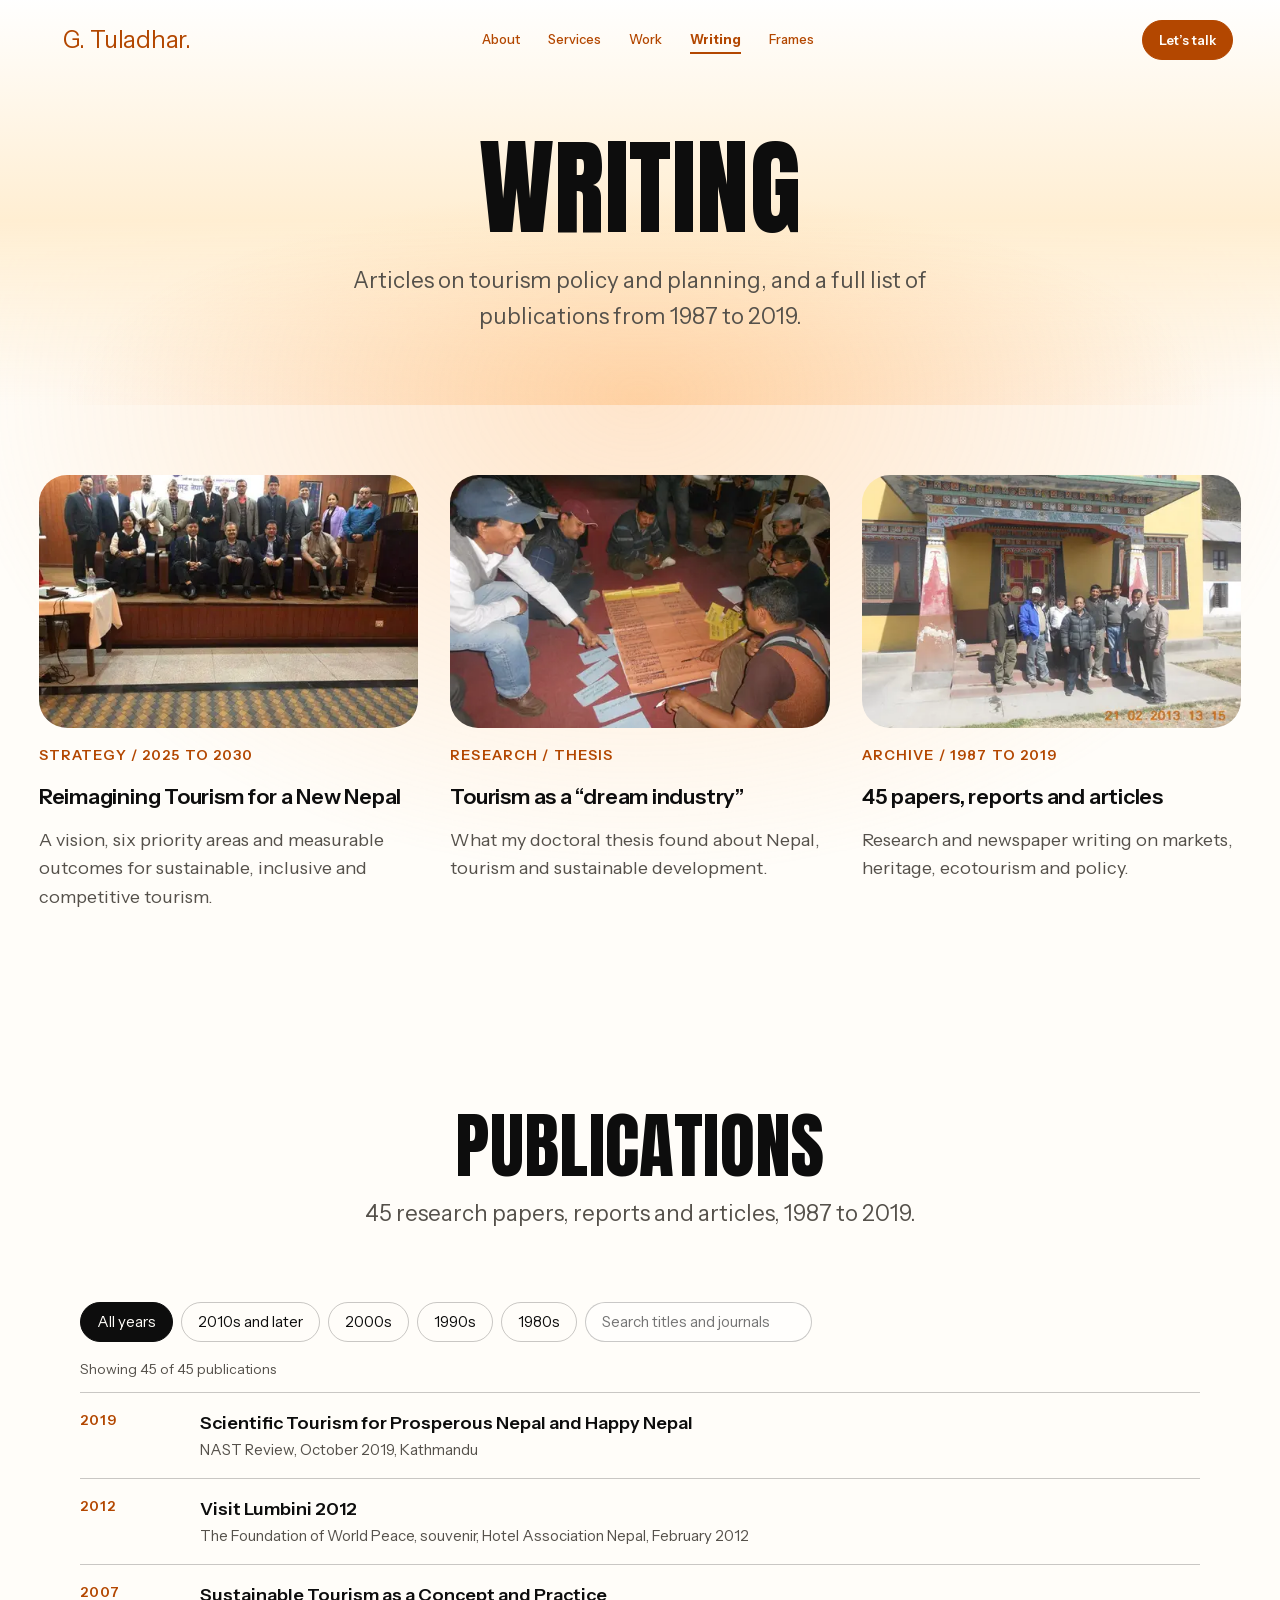
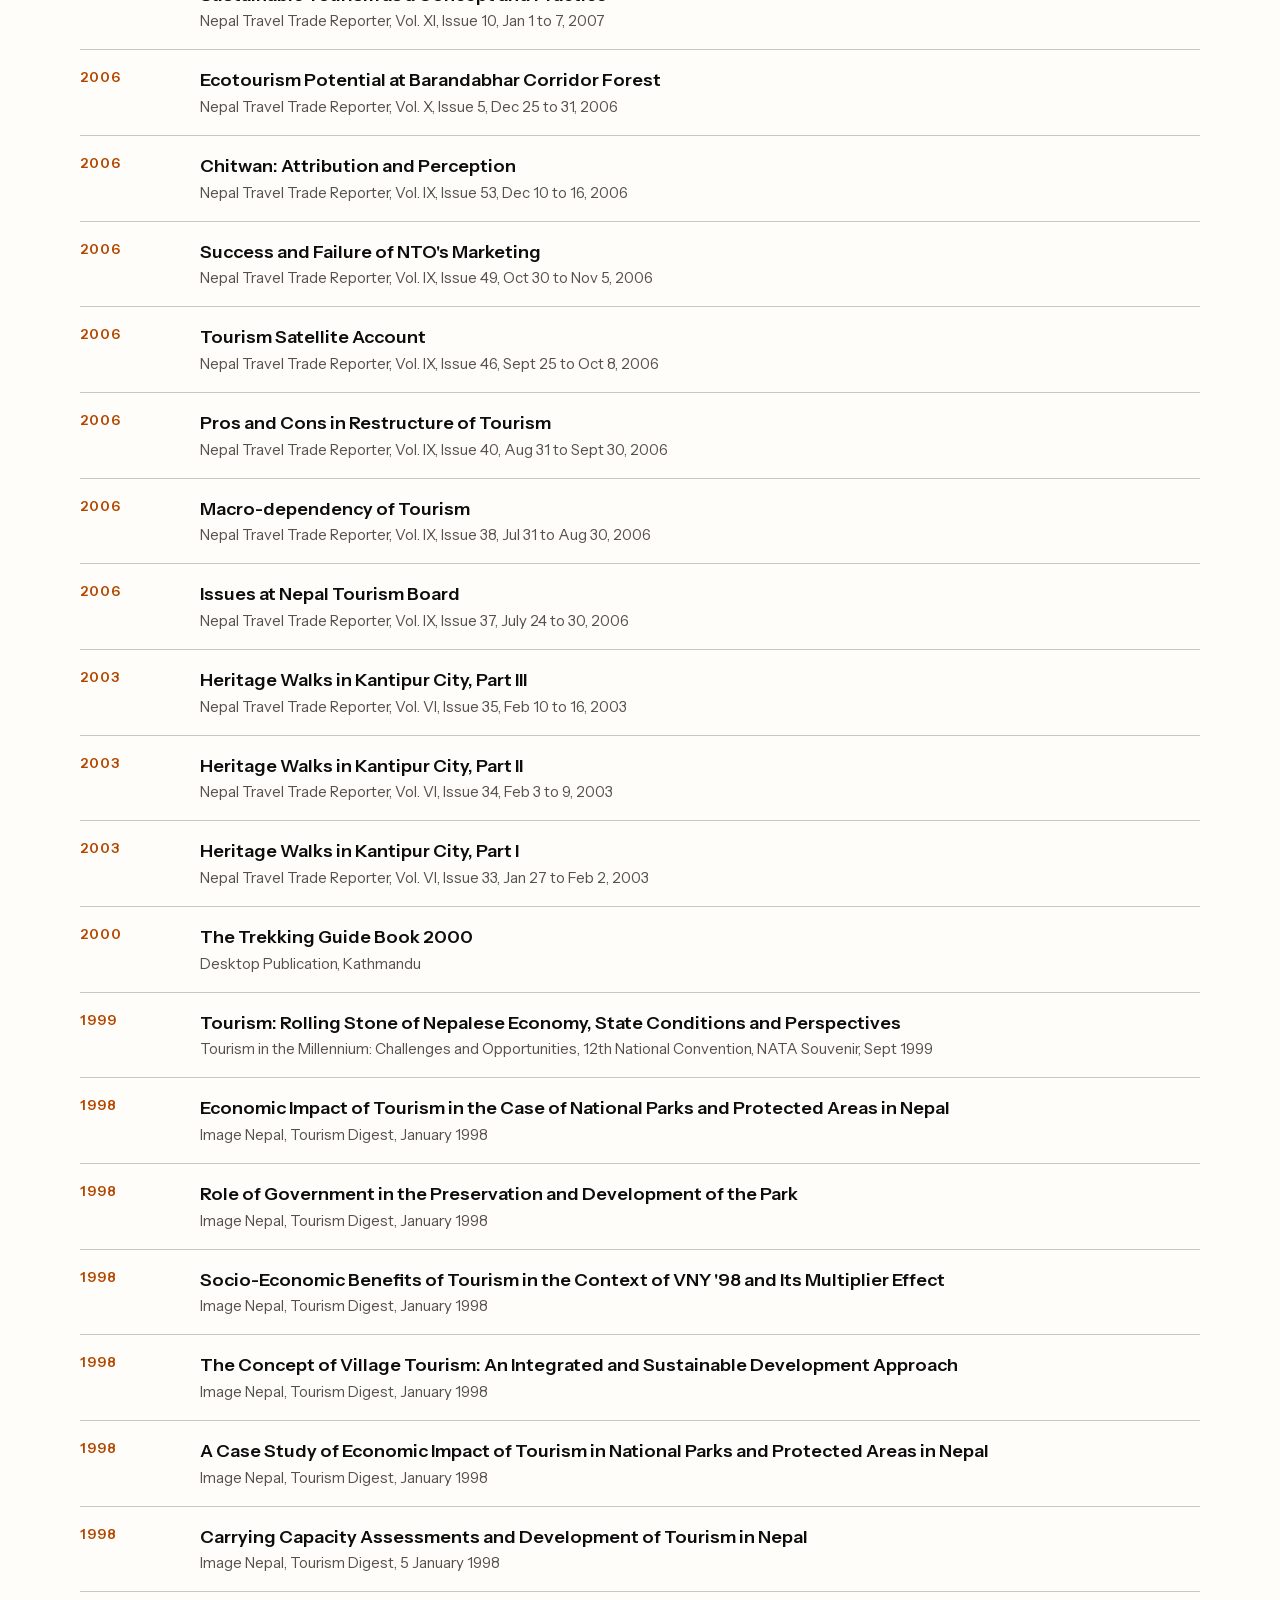
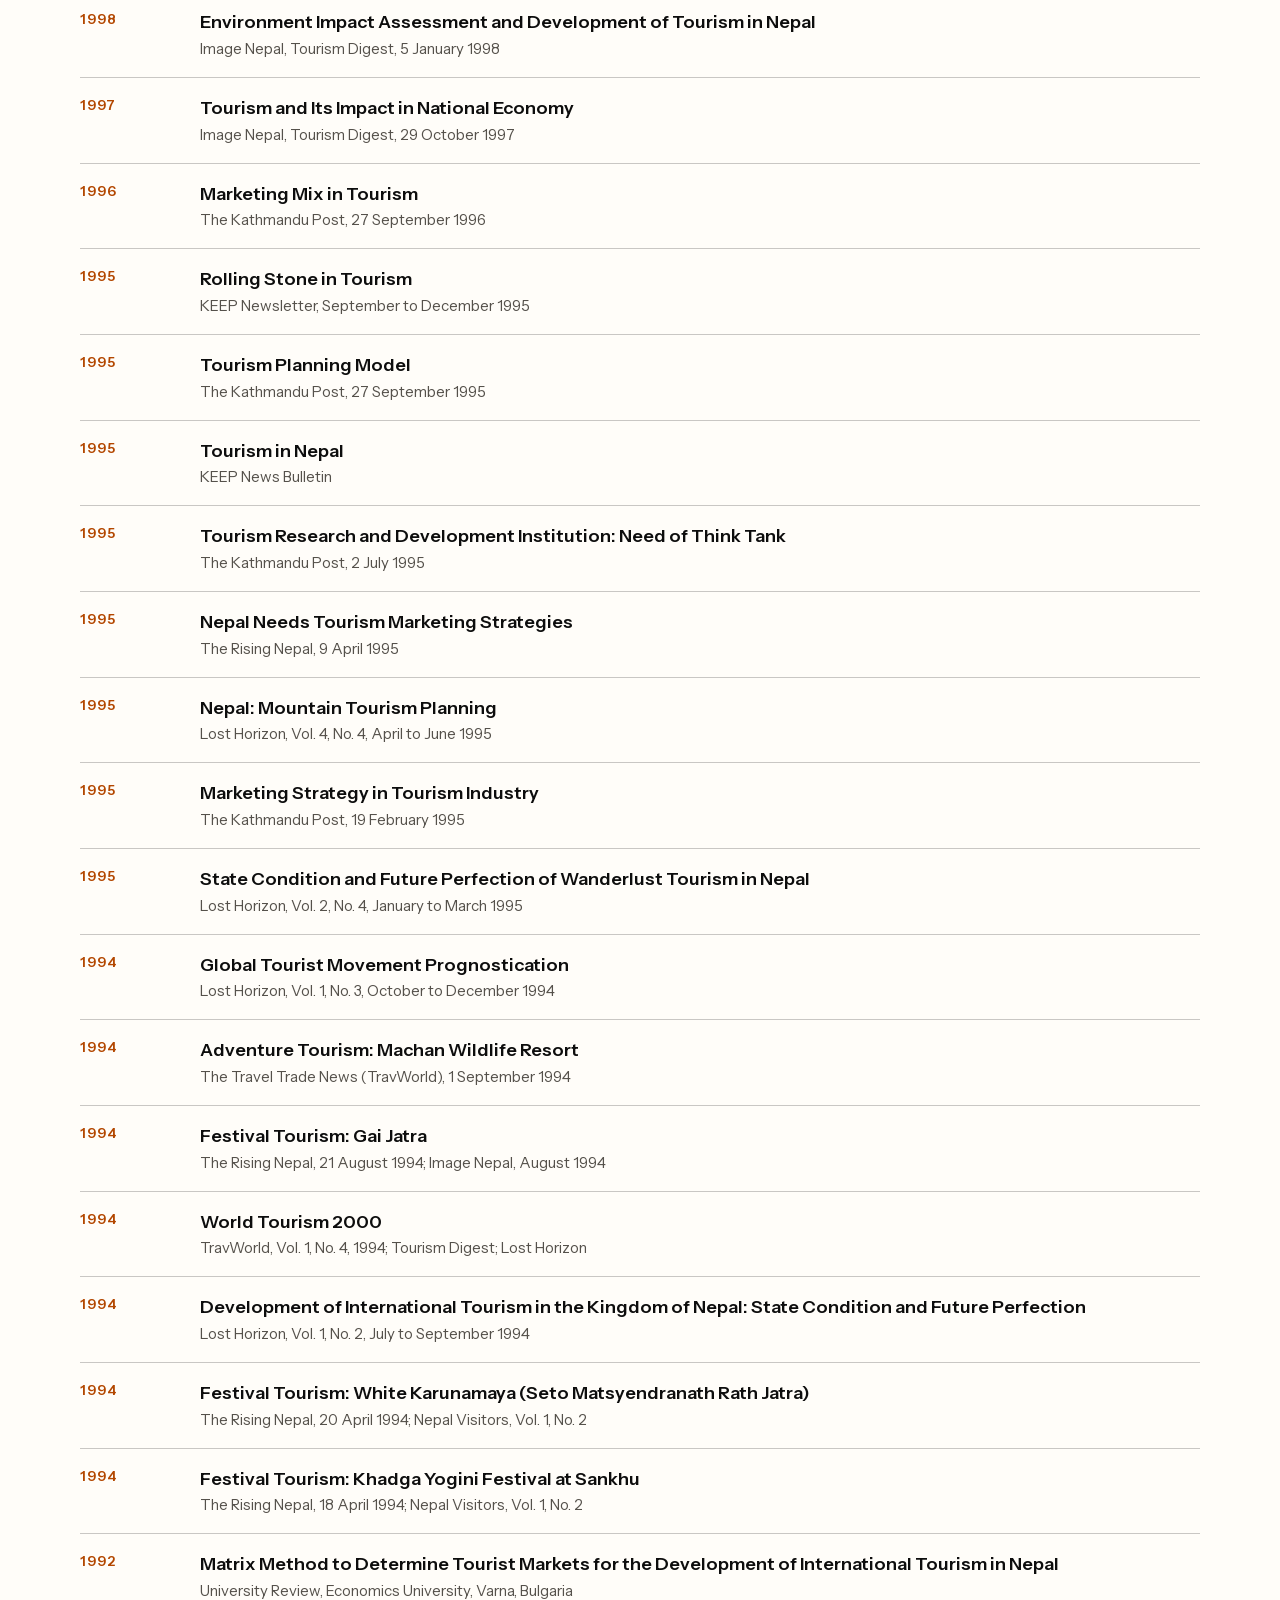
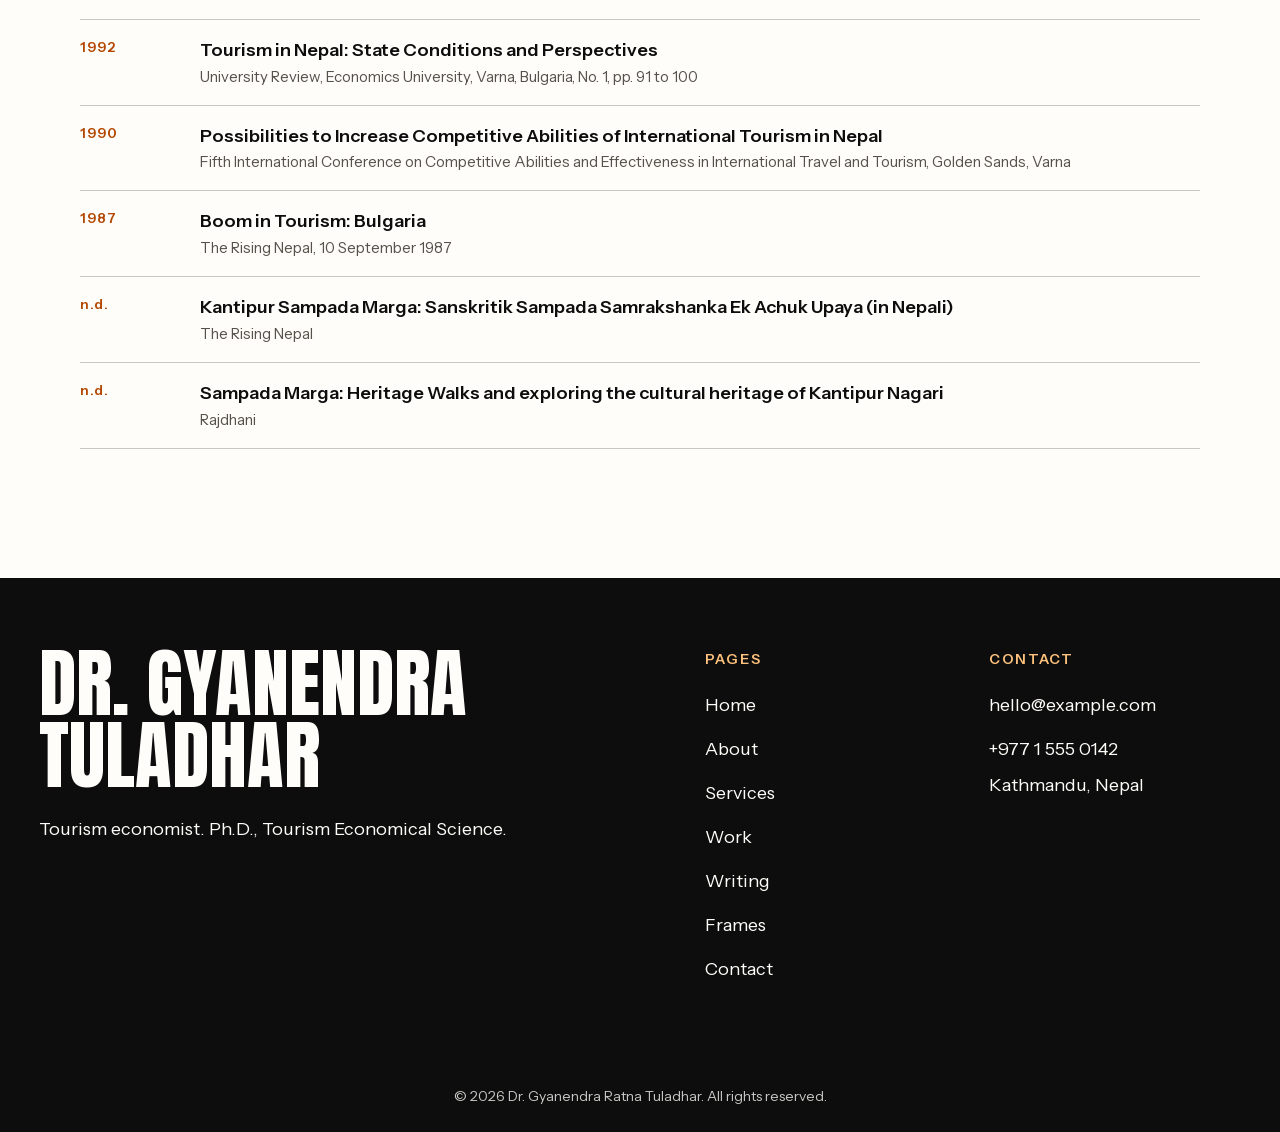
<file: writing.html>
<!doctype html>
<html lang="en">
<head>
<meta charset="utf-8">
<meta name="viewport" content="width=device-width, initial-scale=1">
<title>Writing | Dr. Gyanendra Ratna Tuladhar</title>
<meta name="description" content="Short pieces on tourism policy, planning and sustainable development in Nepal by Dr. Gyanendra Ratna Tuladhar.">
<link rel="canonical" href="https://www.example.com/writing.html">
<meta name="theme-color" content="#fbf6e6">
<meta property="og:type" content="website">
<meta property="og:site_name" content="Dr. Gyanendra Ratna Tuladhar">
<meta property="og:title" content="Writing | Dr. Gyanendra Ratna Tuladhar">
<meta property="og:description" content="Short pieces on tourism policy, planning and sustainable development in Nepal by Dr. Gyanendra Ratna Tuladhar.">
<meta property="og:url" content="https://www.example.com/writing.html">
<meta property="og:image" content="https://www.example.com/assets/images/og-image.jpg">
<meta property="og:image:width" content="1200">
<meta property="og:image:height" content="630">
<meta property="og:image:alt" content="Dr. Gyanendra Ratna Tuladhar, tourism economist">
<meta name="twitter:card" content="summary_large_image">
<meta name="twitter:title" content="Writing | Dr. Gyanendra Ratna Tuladhar">
<meta name="twitter:description" content="Short pieces on tourism policy, planning and sustainable development in Nepal by Dr. Gyanendra Ratna Tuladhar.">
<meta name="twitter:image" content="https://www.example.com/assets/images/og-image.jpg">
<link rel="icon" href="favicon.ico" sizes="48x48">
<link rel="icon" href="assets/images/favicon.svg" type="image/svg+xml">
<link rel="apple-touch-icon" href="assets/images/apple-touch-icon.png">
<link rel="manifest" href="site.webmanifest">
<link rel="preload" href="assets/fonts/anton-400.woff2" as="font" type="font/woff2" crossorigin>
<link rel="preload" href="assets/fonts/instrument-sans-var.woff2" as="font" type="font/woff2" crossorigin>
<link rel="stylesheet" href="assets/css/tokens.css">
<link rel="stylesheet" href="assets/css/base.css">
<link rel="stylesheet" href="assets/css/layout.css">
<link rel="stylesheet" href="assets/css/components.css">
<link rel="stylesheet" href="assets/css/sections.css">
<link rel="stylesheet" href="assets/css/utilities.css">
<script>document.documentElement.classList.add("js");</script>
<!-- DEMO: the example.com domain is a placeholder. Replace before launch. -->
<script type="application/ld+json">
{
  "@context": "https://schema.org",
  "@graph": [
    {
      "@type": "WebSite",
      "@id": "https://www.example.com/#website",
      "url": "https://www.example.com/",
      "name": "Dr. Gyanendra Ratna Tuladhar",
      "inLanguage": "en",
      "publisher": {
        "@id": "https://www.example.com/#person"
      }
    },
    {
      "@type": "Blog",
      "@id": "https://www.example.com/writing.html#blog",
      "url": "https://www.example.com/writing.html",
      "name": "Writing",
      "isPartOf": {
        "@id": "https://www.example.com/#website"
      },
      "author": {
        "@id": "https://www.example.com/#person"
      }
    }
  ]
}
</script>
</head>
<body>
<a class="skip-link" href="#main">Skip to content</a>

<!-- WP: header.php -->
<header class="site-header">
  <div class="site-header__bar">
    <a class="logo" href="index.html" aria-label="G. Tuladhar, home">G. Tuladhar.</a>
    <button class="nav-toggle" type="button" aria-expanded="false" aria-controls="site-menu" data-nav-toggle>
      <span class="nav-toggle__bars" aria-hidden="true"></span>
      <span data-nav-label>Menu</span>
    </button>
    <nav class="nav" id="site-menu" aria-label="Main" data-nav>
      <ul class="nav__list">
          <li class="nav__mobile-only"><a class="nav__link" href="index.html">Home</a></li>
          <li><a class="nav__link" href="about.html">About</a></li>
          <li><a class="nav__link" href="services.html">Services</a></li>
          <li><a class="nav__link" href="work.html">Work</a></li>
          <li><a class="nav__link" href="writing.html" aria-current="page">Writing</a></li>
          <li><a class="nav__link" href="gallery.html">Frames</a></li>
      </ul>
      <a class="btn btn--primary nav__cta" href="contact.html">Let&rsquo;s talk</a>
      <div class="nav__extra">
        <p class="nav__extra-title">Contact</p>
        <ul class="nav__extra-list">
          <li><a href="mailto:hello@example.com"><!-- DEMO -->hello@example.com</a></li>
          <li><a href="tel:+97715550142"><!-- DEMO -->+977 1 555 0142</a></li>
          <li><!-- DEMO -->Kathmandu, Nepal</li>
          <li><a href="https://www.linkedin.com/in/dr-gyanendra-ratna-tuladhar-a53a7224/" target="_blank" rel="noopener">LinkedIn<span class="visually-hidden"> (opens in a new tab)</span></a></li>
        </ul>
        <p class="nav__extra-name">Gyanendra Tuladhar</p>
        <p class="nav__extra-text">Tourism economist. Ph.D., Tourism Economical Science.</p>
      </div>
    </nav>
  </div>
</header>
<!-- /WP: header.php -->

<main id="main">

<!-- WP: template-part: page-hero -->
<section class="page-hero">
  <div class="container">
    <h1>Writing</h1>
    <p class="page-hero__lead">Articles on tourism policy and planning, and a full list of publications from 1987 to 2019.</p>
    
  </div>
</section>

<section class="section--tight" aria-label="Articles">
  <div class="container">
    <ul class="post-grid" data-reveal-group>
      <li class="post-card">
        <div class="figure post-card__media"><picture><source type="image/webp" srcset="assets/images/stage-group-480.webp 480w, assets/images/stage-group-960.webp 960w, assets/images/stage-group-1600.webp 1600w" sizes="(min-width: 1000px) 30vw, (min-width: 640px) 45vw, 92vw"><img src="assets/images/stage-group-960.jpg" width="1600" height="1200" alt="Officials and guests seated in rows on a stage" loading="lazy" decoding="async"></picture></div>
        <p class="post-card__meta">Strategy / 2025 to 2030</p>
        <h3 class="post-card__title"><a href="article.html">Reimagining Tourism for a New Nepal</a></h3>
        <p class="post-card__excerpt">A vision, six priority areas and measurable outcomes for sustainable, inclusive and competitive tourism.</p>
      </li>
      <li class="post-card">
        <div class="figure post-card__media"><picture><source type="image/webp" srcset="assets/images/community-planning-480.webp 480w, assets/images/community-planning-960.webp 960w, assets/images/community-planning-1600.webp 1600w" sizes="(min-width: 1000px) 30vw, (min-width: 640px) 45vw, 92vw"><img src="assets/images/community-planning-960.jpg" width="1600" height="1200" alt="Participants sitting in a circle and writing notes at a planning session" loading="lazy" decoding="async"></picture></div>
        <p class="post-card__meta">Research / Thesis</p>
        <h3 class="post-card__title"><a href="thesis.html">Tourism as a &ldquo;dream industry&rdquo;</a></h3>
        <p class="post-card__excerpt">What my doctoral thesis found about Nepal, tourism and sustainable development.</p>
      </li>
      <li class="post-card">
        <div class="figure post-card__media"><picture><source type="image/webp" srcset="assets/images/monastery-visit-480.webp 480w, assets/images/monastery-visit-960.webp 960w, assets/images/monastery-visit-1600.webp 1600w" sizes="(min-width: 1000px) 30vw, (min-width: 640px) 45vw, 92vw"><img src="assets/images/monastery-visit-960.jpg" width="1600" height="1200" alt="Group of men standing in front of a painted wooden entrance" loading="lazy" decoding="async"></picture></div>
        <p class="post-card__meta">Archive / 1987 to 2019</p>
        <h3 class="post-card__title"><a href="#publications">45 papers, reports and articles</a></h3>
        <p class="post-card__excerpt">Research and newspaper writing on markets, heritage, ecotourism and policy.</p>
      </li>
    </ul>
  </div>
</section>

<section class="section" id="publications" aria-labelledby="pub-title">
  <div class="container container--narrow">
    <div class="section-head" data-reveal>
      <h2 id="pub-title">Publications</h2>
      <p class="section-head__lead">45 research papers, reports and articles, 1987 to 2019.</p>
    </div>
    <div class="filters" role="group" aria-label="Filter publications" data-pub-filters>
      <button class="chip is-on" type="button" data-decade="all" aria-pressed="true">All years</button><button class="chip" type="button" data-decade="2010" aria-pressed="false">2010s and later</button><button class="chip" type="button" data-decade="2000" aria-pressed="false">2000s</button><button class="chip" type="button" data-decade="1990" aria-pressed="false">1990s</button><button class="chip" type="button" data-decade="1980" aria-pressed="false">1980s</button>
      <label class="filters__search"><span class="visually-hidden">Search publications</span><input type="search" placeholder="Search titles and journals" data-pub-search></label>
    </div>
    <p class="filter-count" aria-live="polite" data-pub-count></p>
    <ol class="pubs" data-pub-list>
      <li class="pub" data-year="2019"><span class="pub__year">2019</span><div><p class="pub__title">Scientific Tourism for Prosperous Nepal and Happy Nepal</p><p class="pub__src">NAST Review, October 2019, Kathmandu</p></div></li>
      <li class="pub" data-year="2012"><span class="pub__year">2012</span><div><p class="pub__title">Visit Lumbini 2012</p><p class="pub__src">The Foundation of World Peace, souvenir, Hotel Association Nepal, February 2012</p></div></li>
      <li class="pub" data-year="2007"><span class="pub__year">2007</span><div><p class="pub__title">Sustainable Tourism as a Concept and Practice</p><p class="pub__src">Nepal Travel Trade Reporter, Vol. XI, Issue 10, Jan 1 to 7, 2007</p></div></li>
      <li class="pub" data-year="2006"><span class="pub__year">2006</span><div><p class="pub__title">Ecotourism Potential at Barandabhar Corridor Forest</p><p class="pub__src">Nepal Travel Trade Reporter, Vol. X, Issue 5, Dec 25 to 31, 2006</p></div></li>
      <li class="pub" data-year="2006"><span class="pub__year">2006</span><div><p class="pub__title">Chitwan: Attribution and Perception</p><p class="pub__src">Nepal Travel Trade Reporter, Vol. IX, Issue 53, Dec 10 to 16, 2006</p></div></li>
      <li class="pub" data-year="2006"><span class="pub__year">2006</span><div><p class="pub__title">Success and Failure of NTO's Marketing</p><p class="pub__src">Nepal Travel Trade Reporter, Vol. IX, Issue 49, Oct 30 to Nov 5, 2006</p></div></li>
      <li class="pub" data-year="2006"><span class="pub__year">2006</span><div><p class="pub__title">Tourism Satellite Account</p><p class="pub__src">Nepal Travel Trade Reporter, Vol. IX, Issue 46, Sept 25 to Oct 8, 2006</p></div></li>
      <li class="pub" data-year="2006"><span class="pub__year">2006</span><div><p class="pub__title">Pros and Cons in Restructure of Tourism</p><p class="pub__src">Nepal Travel Trade Reporter, Vol. IX, Issue 40, Aug 31 to Sept 30, 2006</p></div></li>
      <li class="pub" data-year="2006"><span class="pub__year">2006</span><div><p class="pub__title">Macro-dependency of Tourism</p><p class="pub__src">Nepal Travel Trade Reporter, Vol. IX, Issue 38, Jul 31 to Aug 30, 2006</p></div></li>
      <li class="pub" data-year="2006"><span class="pub__year">2006</span><div><p class="pub__title">Issues at Nepal Tourism Board</p><p class="pub__src">Nepal Travel Trade Reporter, Vol. IX, Issue 37, July 24 to 30, 2006</p></div></li>
      <li class="pub" data-year="2003"><span class="pub__year">2003</span><div><p class="pub__title">Heritage Walks in Kantipur City, Part III</p><p class="pub__src">Nepal Travel Trade Reporter, Vol. VI, Issue 35, Feb 10 to 16, 2003</p></div></li>
      <li class="pub" data-year="2003"><span class="pub__year">2003</span><div><p class="pub__title">Heritage Walks in Kantipur City, Part II</p><p class="pub__src">Nepal Travel Trade Reporter, Vol. VI, Issue 34, Feb 3 to 9, 2003</p></div></li>
      <li class="pub" data-year="2003"><span class="pub__year">2003</span><div><p class="pub__title">Heritage Walks in Kantipur City, Part I</p><p class="pub__src">Nepal Travel Trade Reporter, Vol. VI, Issue 33, Jan 27 to Feb 2, 2003</p></div></li>
      <li class="pub" data-year="2000"><span class="pub__year">2000</span><div><p class="pub__title">The Trekking Guide Book 2000</p><p class="pub__src">Desktop Publication, Kathmandu</p></div></li>
      <li class="pub" data-year="1999"><span class="pub__year">1999</span><div><p class="pub__title">Tourism: Rolling Stone of Nepalese Economy, State Conditions and Perspectives</p><p class="pub__src">Tourism in the Millennium: Challenges and Opportunities, 12th National Convention, NATA Souvenir, Sept 1999</p></div></li>
      <li class="pub" data-year="1998"><span class="pub__year">1998</span><div><p class="pub__title">Economic Impact of Tourism in the Case of National Parks and Protected Areas in Nepal</p><p class="pub__src">Image Nepal, Tourism Digest, January 1998</p></div></li>
      <li class="pub" data-year="1998"><span class="pub__year">1998</span><div><p class="pub__title">Role of Government in the Preservation and Development of the Park</p><p class="pub__src">Image Nepal, Tourism Digest, January 1998</p></div></li>
      <li class="pub" data-year="1998"><span class="pub__year">1998</span><div><p class="pub__title">Socio-Economic Benefits of Tourism in the Context of VNY '98 and Its Multiplier Effect</p><p class="pub__src">Image Nepal, Tourism Digest, January 1998</p></div></li>
      <li class="pub" data-year="1998"><span class="pub__year">1998</span><div><p class="pub__title">The Concept of Village Tourism: An Integrated and Sustainable Development Approach</p><p class="pub__src">Image Nepal, Tourism Digest, January 1998</p></div></li>
      <li class="pub" data-year="1998"><span class="pub__year">1998</span><div><p class="pub__title">A Case Study of Economic Impact of Tourism in National Parks and Protected Areas in Nepal</p><p class="pub__src">Image Nepal, Tourism Digest, January 1998</p></div></li>
      <li class="pub" data-year="1998"><span class="pub__year">1998</span><div><p class="pub__title">Carrying Capacity Assessments and Development of Tourism in Nepal</p><p class="pub__src">Image Nepal, Tourism Digest, 5 January 1998</p></div></li>
      <li class="pub" data-year="1998"><span class="pub__year">1998</span><div><p class="pub__title">Environment Impact Assessment and Development of Tourism in Nepal</p><p class="pub__src">Image Nepal, Tourism Digest, 5 January 1998</p></div></li>
      <li class="pub" data-year="1997"><span class="pub__year">1997</span><div><p class="pub__title">Tourism and Its Impact in National Economy</p><p class="pub__src">Image Nepal, Tourism Digest, 29 October 1997</p></div></li>
      <li class="pub" data-year="1996"><span class="pub__year">1996</span><div><p class="pub__title">Marketing Mix in Tourism</p><p class="pub__src">The Kathmandu Post, 27 September 1996</p></div></li>
      <li class="pub" data-year="1995"><span class="pub__year">1995</span><div><p class="pub__title">Rolling Stone in Tourism</p><p class="pub__src">KEEP Newsletter, September to December 1995</p></div></li>
      <li class="pub" data-year="1995"><span class="pub__year">1995</span><div><p class="pub__title">Tourism Planning Model</p><p class="pub__src">The Kathmandu Post, 27 September 1995</p></div></li>
      <li class="pub" data-year="1995"><span class="pub__year">1995</span><div><p class="pub__title">Tourism in Nepal</p><p class="pub__src">KEEP News Bulletin</p></div></li>
      <li class="pub" data-year="1995"><span class="pub__year">1995</span><div><p class="pub__title">Tourism Research and Development Institution: Need of Think Tank</p><p class="pub__src">The Kathmandu Post, 2 July 1995</p></div></li>
      <li class="pub" data-year="1995"><span class="pub__year">1995</span><div><p class="pub__title">Nepal Needs Tourism Marketing Strategies</p><p class="pub__src">The Rising Nepal, 9 April 1995</p></div></li>
      <li class="pub" data-year="1995"><span class="pub__year">1995</span><div><p class="pub__title">Nepal: Mountain Tourism Planning</p><p class="pub__src">Lost Horizon, Vol. 4, No. 4, April to June 1995</p></div></li>
      <li class="pub" data-year="1995"><span class="pub__year">1995</span><div><p class="pub__title">Marketing Strategy in Tourism Industry</p><p class="pub__src">The Kathmandu Post, 19 February 1995</p></div></li>
      <li class="pub" data-year="1995"><span class="pub__year">1995</span><div><p class="pub__title">State Condition and Future Perfection of Wanderlust Tourism in Nepal</p><p class="pub__src">Lost Horizon, Vol. 2, No. 4, January to March 1995</p></div></li>
      <li class="pub" data-year="1994"><span class="pub__year">1994</span><div><p class="pub__title">Global Tourist Movement Prognostication</p><p class="pub__src">Lost Horizon, Vol. 1, No. 3, October to December 1994</p></div></li>
      <li class="pub" data-year="1994"><span class="pub__year">1994</span><div><p class="pub__title">Adventure Tourism: Machan Wildlife Resort</p><p class="pub__src">The Travel Trade News (TravWorld), 1 September 1994</p></div></li>
      <li class="pub" data-year="1994"><span class="pub__year">1994</span><div><p class="pub__title">Festival Tourism: Gai Jatra</p><p class="pub__src">The Rising Nepal, 21 August 1994; Image Nepal, August 1994</p></div></li>
      <li class="pub" data-year="1994"><span class="pub__year">1994</span><div><p class="pub__title">World Tourism 2000</p><p class="pub__src">TravWorld, Vol. 1, No. 4, 1994; Tourism Digest; Lost Horizon</p></div></li>
      <li class="pub" data-year="1994"><span class="pub__year">1994</span><div><p class="pub__title">Development of International Tourism in the Kingdom of Nepal: State Condition and Future Perfection</p><p class="pub__src">Lost Horizon, Vol. 1, No. 2, July to September 1994</p></div></li>
      <li class="pub" data-year="1994"><span class="pub__year">1994</span><div><p class="pub__title">Festival Tourism: White Karunamaya (Seto Matsyendranath Rath Jatra)</p><p class="pub__src">The Rising Nepal, 20 April 1994; Nepal Visitors, Vol. 1, No. 2</p></div></li>
      <li class="pub" data-year="1994"><span class="pub__year">1994</span><div><p class="pub__title">Festival Tourism: Khadga Yogini Festival at Sankhu</p><p class="pub__src">The Rising Nepal, 18 April 1994; Nepal Visitors, Vol. 1, No. 2</p></div></li>
      <li class="pub" data-year="1992"><span class="pub__year">1992</span><div><p class="pub__title">Matrix Method to Determine Tourist Markets for the Development of International Tourism in Nepal</p><p class="pub__src">University Review, Economics University, Varna, Bulgaria</p></div></li>
      <li class="pub" data-year="1992"><span class="pub__year">1992</span><div><p class="pub__title">Tourism in Nepal: State Conditions and Perspectives</p><p class="pub__src">University Review, Economics University, Varna, Bulgaria, No. 1, pp. 91 to 100</p></div></li>
      <li class="pub" data-year="1990"><span class="pub__year">1990</span><div><p class="pub__title">Possibilities to Increase Competitive Abilities of International Tourism in Nepal</p><p class="pub__src">Fifth International Conference on Competitive Abilities and Effectiveness in International Travel and Tourism, Golden Sands, Varna</p></div></li>
      <li class="pub" data-year="1987"><span class="pub__year">1987</span><div><p class="pub__title">Boom in Tourism: Bulgaria</p><p class="pub__src">The Rising Nepal, 10 September 1987</p></div></li>
      <li class="pub" data-year=""><span class="pub__year">n.d.</span><div><p class="pub__title">Kantipur Sampada Marga: Sanskritik Sampada Samrakshanka Ek Achuk Upaya (in Nepali)</p><p class="pub__src">The Rising Nepal</p></div></li>
      <li class="pub" data-year=""><span class="pub__year">n.d.</span><div><p class="pub__title">Sampada Marga: Heritage Walks and exploring the cultural heritage of Kantipur Nagari</p><p class="pub__src">Rajdhani</p></div></li>
    </ol>
    <p class="pubs__empty" data-pub-empty hidden>No publications match. Clear the search or choose another period.</p>
  </div>
</section>

</main>

<!-- WP: footer.php -->
<footer class="site-footer">
  <div class="site-footer__stage">
      <div class="container site-footer__top">
        <div class="site-footer__lead">
          <div class="site-footer__cols">
            <div>
              <p class="site-footer__title">Pages</p>
              <ul class="site-footer__list">
                <li><a href="index.html">Home</a></li>
                <li><a href="about.html">About</a></li>
                <li><a href="services.html">Services</a></li>
                <li><a href="work.html">Work</a></li>
                <li><a href="writing.html">Writing</a></li>
                <li><a href="gallery.html">Frames</a></li>
                <li><a href="contact.html">Contact</a></li>
              </ul>
            </div>
            <div>
              <p class="site-footer__title">Contact</p>
              <!-- WP: dynamic (contact details) -->
              <ul class="site-footer__list">
                <li><a href="mailto:hello@example.com"><!-- DEMO -->hello@example.com</a></li>
                <li><a href="tel:+97715550142"><!-- DEMO -->+977 1 555 0142</a></li>
                <li><!-- DEMO -->Kathmandu, Nepal</li>
              </ul>
            </div>
          </div>
          <div class="site-footer__brand">
            <p class="site-footer__name">Dr. Gyanendra<br>Tuladhar</p>
            <p class="u-mt-5">Tourism economist. Ph.D., Tourism Economical Science.</p>
          </div>
        </div>
      </div>
  </div>
  <div class="container">
    <p class="site-footer__legal">&copy; 2026 Dr. Gyanendra Ratna Tuladhar. All rights reserved.</p>
  </div>
</footer>
<!-- /WP: footer.php -->

<script src="assets/js/nav.js" defer></script>
<script src="assets/js/reveal.js" defer></script>
<script src="assets/js/motion.js" defer></script>
<script src="assets/js/filter.js" defer></script>
</body>
</html>
</file>
<file: assets/css/tokens.css>
/* tokens.css: every color, size, space, radius and motion value lives here. */

@font-face {
  font-family: "Anton";
  src: url("../fonts/anton-400.woff2") format("woff2");
  font-weight: 400;
  font-style: normal;
  font-display: swap;
}

@font-face {
  font-family: "Instrument Sans";
  src: url("../fonts/instrument-sans-var.woff2") format("woff2");
  font-weight: 400 700;
  font-style: normal;
  font-display: swap;
}

:root {
  /* Color: white canvas, black ink and a saffron glow, as in the reference */
  --c-ink: #0d0d0d;
  --c-ink-soft: #55514b;
  --c-cream: #fffdf9;
  --c-cream-2: #fbf3e6;
  --c-glow-1: #ffeed2;
  --c-glow-2: #ffd29a;
  --c-glow-3: #ffb870;
  --c-butter: #ffc27d;
  --c-accent: #b34700;
  --c-line: rgba(13, 13, 13, 0.12);
  --c-line-strong: rgba(13, 13, 13, 0.22);
  --c-focus: #0d0d0d;
  --c-error: #a3170f;
  --c-success: #1d5c2f;

  /* Glass: opacity is set high enough to keep text at 4.5:1 or better over snow, sky or dark photos */
  --glass-light: rgba(255, 253, 249, 0.72);
  --glass-light-solid: #fbf6ec;
  --glass-dark: rgba(13, 13, 13, 0.74);
  --glass-dark-solid: #1b1a18;
  --glass-border-light: rgba(255, 255, 255, 0.75);
  --glass-border-dark: rgba(255, 255, 255, 0.18);
  --glass-blur: blur(18px) saturate(1.4);
  --glass-shadow: 0 1px 0 rgba(255, 255, 255, 0.6) inset, 0 6px 20px rgba(60, 30, 0, 0.08), 0 20px 48px rgba(60, 30, 0, 0.1);

  /* Type families */
  --font-display: "Anton", "Impact", "Arial Narrow Bold", sans-serif;
  --font-accent: var(--font-text);
  --font-text: "Instrument Sans", system-ui, -apple-system, "Segoe UI", sans-serif;

  /* Type scale (fluid) */
  --fs-caption: 0.875rem;
  --fs-body: clamp(1rem, 0.96rem + 0.2vw, 1.125rem);
  --fs-lead: clamp(1.125rem, 1.04rem + 0.45vw, 1.4rem);
  --fs-h3: clamp(1.3rem, 1.15rem + 0.8vw, 1.9rem);
  --fs-h2: clamp(2.5rem, 1.6rem + 3.6vw, 4.75rem);
  --fs-h1-page: clamp(3.25rem, 1.8rem + 6vw, 7rem);
  --fs-hello: clamp(2.6rem, 0.5rem + 9.8vw, 10.5rem);
  --fs-name: clamp(2.9rem, 0.8rem + 8.2vw, 6.75rem);
  --fs-role: clamp(1.9rem, 1rem + 3.6vw, 3.9rem);
  --fs-stat: clamp(3.5rem, 2rem + 4.6vw, 6rem);
  --fs-num: clamp(2.75rem, 2rem + 2.4vw, 4rem);

  --lh-tight: 0.95;
  --lh-body: 1.6;
  --measure: 66ch;

  /* Spacing (4px base) */
  --s-1: 0.25rem;
  --s-2: 0.5rem;
  --s-3: 0.75rem;
  --s-4: 1rem;
  --s-5: 1.5rem;
  --s-6: 2rem;
  --s-7: 3rem;
  --s-8: clamp(3rem, 2rem + 3vw, 5.5rem);
  --s-9: clamp(4.5rem, 2.5rem + 7vw, 9rem);
  --gutter: clamp(1rem, 0.5rem + 2.4vw, 3rem);
  --container: 1360px;

  /* Radii */
  --r-sm: 8px;
  --r-md: 16px;
  --r-lg: 28px;
  --r-arch: 999px 999px 24px 24px;
  --r-pill: 999px;

  /* Motion */
  --ease-out: cubic-bezier(0.23, 1, 0.32, 1);
  --ease-in-out: cubic-bezier(0.77, 0, 0.175, 1);
  --dur-micro: 140ms;
  --dur-ui: 200ms;
  --dur-reveal: 800ms;
  --reveal-shift: 40px;

  /* Layout */
  --header-h: 72px;
  --tap: 44px;
}
</file>
<file: assets/css/base.css>
/* base.css: reset, element defaults, focus, reduced motion. */

*,
*::before,
*::after {
  box-sizing: border-box;
}

html {
  -webkit-text-size-adjust: 100%;
  text-size-adjust: 100%;
  scroll-padding-top: calc(var(--header-h) + var(--s-5));
}

body {
  margin: 0;
  min-height: 100vh;
  background: var(--c-cream);
  color: var(--c-ink);
  font-family: var(--font-text);
  font-size: var(--fs-body);
  line-height: var(--lh-body);
  -webkit-font-smoothing: antialiased;
  text-rendering: optimizeLegibility;
  overflow-x: clip;
}

/* Moving background: one pale peach glow that drifts slowly behind every page */
body::before {
  content: "";
  position: fixed;
  inset: -12%;
  z-index: -1;
  pointer-events: none;
  background: radial-gradient(60% 60% at 50% 45%, rgba(255, 185, 115, 0.34), transparent 72%);
  animation: bg-drift 40s ease-in-out infinite alternate;
  will-change: transform;
}

@keyframes bg-drift {
  from { transform: translate3d(-28%, -12%, 0) scale(1); }
  50%  { transform: translate3d(22%, 10%, 0) scale(1.2); }
  to   { transform: translate3d(-8%, 24%, 0) scale(1.05); }
}

@media (prefers-reduced-motion: reduce) {
  body::before {
    animation: none;
  }
}

body.is-menu-open {
  overflow: hidden;
}

h1,
h2,
h3,
h4,
p,
ul,
ol,
figure,
blockquote,
dl,
dd {
  margin: 0;
}

ul,
ol {
  padding: 0;
  list-style: none;
}

h1,
h2 {
  font-family: var(--font-display);
  font-weight: 400;
  text-transform: uppercase;
  line-height: var(--lh-tight);
  letter-spacing: 0.005em;
}

h3,
h4 {
  font-family: var(--font-text);
  font-weight: 600;
  line-height: 1.2;
  letter-spacing: -0.01em;
}

h3 {
  font-size: var(--fs-h3);
}

img,
picture,
svg {
  display: block;
  max-width: 100%;
}

img {
  height: auto;
}

a {
  color: inherit;
  text-decoration: none;
}

button,
input,
select,
textarea {
  font: inherit;
  color: inherit;
}

button {
  cursor: pointer;
}

:focus-visible {
  outline: 3px solid var(--c-focus);
  outline-offset: 3px;
  border-radius: 4px;
}

.on-dark :focus-visible,
.glass--dark :focus-visible {
  outline-color: var(--c-cream);
}

::selection {
  background: var(--c-butter);
  color: var(--c-ink);
}

[hidden] {
  display: none !important;
}

/* Scroll reveal: content stays visible unless the .js class is present */
.js [data-reveal],
.js [data-reveal-group] > * {
  opacity: 0;
  transform: translateY(var(--reveal-shift));
  transition: opacity var(--dur-reveal) var(--ease-out), transform var(--dur-reveal) var(--ease-out);
}

.js [data-reveal].is-visible,
.js [data-reveal-group].is-visible > * {
  opacity: 1;
  transform: none;
}

.js [data-reveal-group] > :nth-child(2) { transition-delay: 120ms; }
.js [data-reveal-group] > :nth-child(3) { transition-delay: 240ms; }
.js [data-reveal-group] > :nth-child(4) { transition-delay: 360ms; }
.js [data-reveal-group] > :nth-child(5) { transition-delay: 480ms; }
.js [data-reveal-group] > :nth-child(n + 6) { transition-delay: 600ms; }

@media (prefers-reduced-motion: reduce) {
  html {
    scroll-behavior: auto;
  }

  *,
  *::before,
  *::after {
    animation-duration: 0.01ms !important;
    animation-delay: 0s !important;
    animation-iteration-count: 1 !important;
    scroll-behavior: auto !important;
  }

  .js [data-reveal],
  .js [data-reveal-group] > * {
    transform: none;
    transition: opacity 120ms var(--ease-out);
    transition-delay: 0ms;
  }
}
</file>
<file: assets/css/layout.css>
/* layout.css: containers, spacing and page-level grids. No component styling here. */

.container {
  width: 100%;
  max-width: calc(var(--container) + var(--gutter) * 2);
  margin-inline: auto;
  padding-inline: var(--gutter);
}

.container--narrow {
  max-width: calc(1120px + var(--gutter) * 2);
}

.section {
  padding-block: var(--s-9);
  position: relative;
}

.section--tight {
  padding-block: var(--s-8);
}

.section--sand {
  background: var(--c-cream-2);
}

/* Footer layout */
.site-footer__grid {
  display: grid;
  gap: var(--s-7);
}

@media (min-width: 880px) {
  .site-footer__grid {
    grid-template-columns: 1.4fr 1fr 1fr;
    align-items: start;
  }
}
</file>
<file: assets/css/components.css>
/* components.css: reusable parts. Each block maps to a WordPress template part. */

/* ---------- Skip link ---------- */
.skip-link {
  position: fixed;
  top: var(--s-3);
  left: var(--s-3);
  z-index: 100;
  padding: var(--s-3) var(--s-5);
  min-height: var(--tap);
  background: var(--c-ink);
  color: var(--c-cream);
  border-radius: var(--r-pill);
  font-weight: 600;
  transform: translateY(-200%);
}

.skip-link:focus {
  transform: none;
}

/* ---------- Glass surface ---------- */
.glass {
  position: relative;
  background: var(--glass-light-solid);
  border: 1px solid var(--glass-border-light);
  box-shadow: var(--glass-shadow);
  border-radius: var(--r-md);
}

.glass--dark {
  background: var(--glass-dark-solid);
  border-color: var(--glass-border-dark);
  color: var(--c-cream);
}

@supports (backdrop-filter: blur(1px)) or (-webkit-backdrop-filter: blur(1px)) {
  .glass {
    background: var(--glass-light);
    -webkit-backdrop-filter: var(--glass-blur);
    backdrop-filter: var(--glass-blur);
  }

  .glass--dark {
    background: var(--glass-dark);
  }
}

/* ---------- Buttons and links ---------- */
.btn {
  display: inline-flex;
  align-items: center;
  justify-content: center;
  gap: var(--s-3);
  min-height: 52px;
  padding: 0 var(--s-6);
  border: 1px solid var(--c-ink);
  border-radius: var(--r-pill);
  font-weight: 600;
  font-size: 1rem;
  line-height: 1;
  white-space: nowrap;
  transition: transform var(--dur-micro) var(--ease-out);
}

.btn:active {
  transform: scale(0.97);
}

.btn--primary {
  background: var(--c-ink);
  color: var(--c-cream);
}

.btn--primary .btn__arrow {
  transition: transform var(--dur-ui) var(--ease-out);
}

.btn--ghost {
  background: transparent;
  color: inherit;
  border-color: currentColor;
}

.btn--cream {
  background: var(--c-cream);
  color: var(--c-ink);
  border-color: var(--c-cream);
}

.btn--accent {
  background: #b34700;
  color: var(--c-cream);
  border-color: #b34700;
  transition: transform var(--dur-micro) var(--ease-out), background 250ms, border-color 250ms;
}

@media (hover: hover) and (pointer: fine) {
  .btn--accent:hover {
    background: #8f3800;
    border-color: #8f3800;
    transform: translateY(-2px);
  }
}

.btn[disabled],
.btn[aria-disabled="true"] {
  opacity: 0.6;
  cursor: progress;
}

.link {
  position: relative;
  display: inline-flex;
  align-items: center;
  gap: var(--s-2);
  min-height: var(--tap);
  font-weight: 600;
}

.link::after {
  content: "";
  position: absolute;
  left: 0;
  right: 0;
  bottom: 9px;
  height: 1.5px;
  background: currentColor;
  transform-origin: left center;
  transform: scaleX(0.35);
  transition: transform var(--dur-ui) var(--ease-out);
}

.link:focus-visible::after {
  transform: scaleX(1);
}

.btn__arrow,
.link__arrow {
  width: 1.1em;
  height: 1.1em;
  flex: none;
}

@media (hover: hover) and (pointer: fine) {
  .btn--primary:hover,
  .btn--ghost:hover,
  .btn--cream:hover {
    transform: translateY(-2px);
  }

  .btn--primary:hover .btn__arrow {
    transform: translateX(4px);
  }

  .btn:active {
    transform: scale(0.97);
  }

  .link:hover::after {
    transform: scaleX(1);
  }
}

/* ---------- Header and navigation ---------- */
.site-header {
  position: sticky;
  top: 0;
  z-index: 50;
  padding: var(--s-3) var(--gutter) 0;
}

.site-header__bar {
  position: relative;
  display: flex;
  align-items: center;
  justify-content: space-between;
  gap: var(--s-4);
  max-width: var(--container);
  min-height: 60px;
  margin-inline: auto;
  padding: var(--s-2) var(--s-2) var(--s-2) var(--s-5);
}

/* Glass lives on a pseudo-element so the fixed mobile menu is not trapped inside a filtered ancestor.
   It is transparent at the top of the page and fades in once the page scrolls. */
.site-header__bar::before {
  content: "";
  position: absolute;
  inset: 0;
  z-index: 0;
  border-radius: var(--r-pill);
  background: var(--glass-light-solid);
  border: 1px solid var(--glass-border-light);
  box-shadow: var(--glass-shadow);
  opacity: 0;
  transition: opacity var(--dur-ui) var(--ease-out);
}

@supports (backdrop-filter: blur(1px)) or (-webkit-backdrop-filter: blur(1px)) {
  .site-header__bar::before {
    background: var(--glass-light);
    -webkit-backdrop-filter: var(--glass-blur);
    backdrop-filter: var(--glass-blur);
  }
}

.site-header.is-scrolled .site-header__bar::before,
html:not(.js) .site-header__bar::before {
  opacity: 1;
}

.logo {
  position: relative;
  z-index: 2;
  display: inline-flex;
  align-items: center;
  min-height: var(--tap);
  font-family: var(--font-accent);
  font-style: normal;
  font-size: 1.75rem;
  line-height: 1;
  letter-spacing: -0.01em;
}

.nav-toggle {
  position: relative;
  z-index: 2;
  display: inline-flex;
  align-items: center;
  gap: var(--s-2);
  min-width: var(--tap);
  min-height: var(--tap);
  padding: 0 var(--s-4);
  border: 1px solid var(--c-ink);
  border-radius: var(--r-pill);
  background: transparent;
  font-weight: 600;
  transition: transform var(--dur-micro) var(--ease-out);
}

.nav-toggle:active {
  transform: scale(0.97);
}

.nav-toggle__bars {
  position: relative;
  display: block;
  width: 18px;
  height: 10px;
}

.nav-toggle__bars::before,
.nav-toggle__bars::after {
  content: "";
  position: absolute;
  left: 0;
  right: 0;
  height: 2px;
  background: currentColor;
  transition: transform var(--dur-ui) var(--ease-out);
}

.nav-toggle__bars::before { top: 0; }
.nav-toggle__bars::after { bottom: 0; }

.nav-toggle[aria-expanded="true"] .nav-toggle__bars::before {
  transform: translateY(4px) rotate(45deg);
}

.nav-toggle[aria-expanded="true"] .nav-toggle__bars::after {
  transform: translateY(-4px) rotate(-45deg);
}

/* Mobile: full-screen glass panel */
.nav {
  position: fixed;
  inset: 0;
  z-index: 1;
  display: flex;
  flex-direction: column;
  justify-content: center;
  padding: calc(var(--header-h) + var(--s-6)) var(--gutter) var(--s-8);
  background: var(--glass-light-solid);
  visibility: hidden;
  opacity: 0;
  transform: translateY(8px);
  transition: opacity var(--dur-ui) var(--ease-out), transform var(--dur-ui) var(--ease-out), visibility 0s var(--ease-out) var(--dur-ui);
}

@supports (backdrop-filter: blur(1px)) or (-webkit-backdrop-filter: blur(1px)) {
  .nav {
    background: rgba(255, 253, 249, 0.82);
    -webkit-backdrop-filter: blur(28px) saturate(1.4);
    backdrop-filter: blur(28px) saturate(1.4);
  }
}

.nav.is-open {
  visibility: visible;
  opacity: 1;
  transform: none;
  transition-delay: 0s;
}

.nav__list {
  display: flex;
  flex-direction: column;
  gap: var(--s-2);
}

.nav__link {
  position: relative;
  display: inline-flex;
  align-items: center;
  min-height: var(--tap);
  font-family: var(--font-display);
  font-size: 1.5rem;
  text-transform: uppercase;
  line-height: 1.2;
}

.nav__link[aria-current="page"]::after {
  content: "";
  position: absolute;
  left: 0;
  right: 0;
  bottom: 0;
  height: 4px;
  background: var(--c-glow-3);
}

.nav__cta {
  margin-top: var(--s-6);
  align-self: flex-start;
  background: #b34700;
  border-color: #b34700;
}

.nav__cta[aria-current="page"] {
  box-shadow: 0 0 0 3px var(--c-cream), 0 0 0 5px #b34700;
}

/* No-JS: keep the nav reachable on small screens */
html:not(.js) .nav {
  position: static;
  visibility: visible;
  opacity: 1;
  transform: none;
  padding: var(--s-3) 0 0;
  background: none;
  -webkit-backdrop-filter: none;
  backdrop-filter: none;
}

html:not(.js) .site-header__bar {
  flex-wrap: wrap;
}

html:not(.js) .nav-toggle {
  display: none;
}

html:not(.js) .nav__list {
  flex-direction: row;
  flex-wrap: wrap;
}

html:not(.js) .nav__link {
  font-family: var(--font-text);
  font-size: 1rem;
  font-weight: 600;
  text-transform: none;
  padding-inline: var(--s-3);
}

@media (min-width: 880px) {
  .site-header__bar,
  html:not(.js) .site-header__bar {
    display: grid;
    grid-template-columns: 1fr auto 1fr;
    flex-wrap: nowrap;
  }

  .nav-toggle {
    display: none;
  }

  /* The nav wrapper disappears so the links centre and the button sits right, as in the reference */
  .nav,
  html:not(.js) .nav {
    display: contents;
    visibility: visible;
    opacity: 1;
    transform: none;
    transition: none;
  }

  .nav__list,
  html:not(.js) .nav__list {
    position: relative;
    z-index: 2;
    flex-direction: row;
    flex-wrap: nowrap;
    gap: var(--s-1);
    grid-column: 2;
  }

  .nav__link,
  html:not(.js) .nav__link {
    padding: 0 var(--s-4);
    font-family: var(--font-text);
    font-size: 0.9375rem;
    font-weight: 500;
    text-transform: none;
  }

  .nav__link[aria-current="page"] {
    font-weight: 700;
  }

  .nav__link[aria-current="page"]::after {
    left: var(--s-4);
    right: var(--s-4);
    bottom: 8px;
    height: 2px;
    background: var(--c-ink);
  }

  .nav__cta {
    position: relative;
    z-index: 2;
    grid-column: 3;
    justify-self: end;
    margin-top: 0;
    min-height: var(--tap);
    padding-inline: var(--s-5);
  }
}

/* ---------- Footer ---------- */
.site-footer {
  background: var(--c-ink);
  color: var(--c-cream);
  padding-block: var(--s-8) var(--s-6);
}

.site-footer__name {
  font-family: var(--font-display);
  font-size: clamp(2.5rem, 1.5rem + 4vw, 5rem);
  text-transform: uppercase;
  line-height: var(--lh-tight);
}

.site-footer__title {
  margin-bottom: var(--s-3);
  font-size: var(--fs-caption);
  font-weight: 600;
  letter-spacing: 0.12em;
  text-transform: uppercase;
  color: var(--c-butter);
}

.site-footer__list a {
  display: inline-flex;
  align-items: center;
  min-height: var(--tap);
}

.site-footer__legal {
  margin-top: var(--s-8);
  padding-top: var(--s-5);
  border-top: 1px solid rgba(255, 253, 249, 0.2);
  font-size: var(--fs-caption);
  color: rgba(255, 253, 249, 0.78);
}

/* ---------- Section head (centred, as in the reference) ---------- */
.section-head {
  margin-bottom: var(--s-8);
  text-align: center;
}

.section-head h2 {
  font-size: var(--fs-h2);
}

.section-head--split {
  display: flex;
  flex-wrap: wrap;
  align-items: flex-end;
  justify-content: space-between;
  gap: var(--s-4) var(--s-6);
  margin-bottom: var(--s-7);
  text-align: left;
}

.section-head--split .section-head__lead {
  margin-left: 0;
}

.section-head__lead {
  max-width: 46ch;
  margin: var(--s-4) auto 0;
  font-size: var(--fs-lead);
  color: var(--c-ink-soft);
}

.eyebrow {
  margin-bottom: var(--s-3);
  font-size: var(--fs-caption);
  font-weight: 600;
  letter-spacing: 0.12em;
  text-transform: uppercase;
  color: var(--c-accent);
}

.accent {
  font-family: var(--font-accent);
  font-style: normal;
  font-weight: 400;
  text-transform: none;
  letter-spacing: -0.01em;
}

/* ---------- Stat ---------- */
.stat {
  min-width: 0;
}

.stat__figure {
  font-family: var(--font-display);
  font-size: var(--fs-stat);
  line-height: 0.95;
}

.stat__label {
  margin-top: var(--s-2);
  max-width: 22ch;
  color: var(--c-ink-soft);
}

/* ---------- Project card (carousel, uniform size) ----------
   Editorial: framed photo with a number and arrow badge, caption set below on the page. */
.project-card {
  position: relative;
  display: flex;
  flex-direction: column;
  gap: var(--s-4);
  color: var(--c-ink);
}

.project-card__media {
  position: relative;
  aspect-ratio: 4 / 5;
  overflow: hidden;
  border-radius: var(--r-lg);
  background: var(--c-cream-2);
}

.project-card__media::after {
  content: "";
  position: absolute;
  inset: 0;
  background: linear-gradient(180deg, rgba(13, 13, 13, 0.28), transparent 35%);
  pointer-events: none;
}

.project-card__media picture,
.project-card__media img {
  position: absolute;
  inset: 0;
  width: 100%;
  height: 100%;
  object-fit: cover;
}

.project-card__media img {
  transition: transform 700ms var(--ease-out);
  -webkit-user-drag: none;
  user-select: none;
}

.project-card::after {
  content: "\2197";
  position: absolute;
  z-index: 1;
  top: var(--s-4);
  right: var(--s-4);
  display: grid;
  place-items: center;
  width: 44px;
  height: 44px;
  border-radius: 50%;
  background: var(--c-cream);
  color: var(--c-ink);
  font-size: 1.25rem;
  transition: background 300ms, color 300ms, transform 500ms var(--ease-out);
}

.project-card__panel {
  display: grid;
  gap: var(--s-2);
  padding: 0 var(--s-1);
}

.project-card__meta {
  font-size: var(--fs-caption);
  font-weight: 600;
  letter-spacing: 0.08em;
  text-transform: uppercase;
  color: var(--c-accent);
}

.project-card__title {
  font-size: 1.25rem;
  line-height: 1.25;
  background: linear-gradient(currentColor, currentColor) left bottom / 0 1.5px no-repeat;
  transition: background-size 500ms var(--ease-out);
  width: fit-content;
}

.project-card:focus-visible .project-card__title {
  background-size: 100% 1.5px;
}

@media (hover: hover) and (pointer: fine) {
  .project-card:hover .project-card__media img {
    transform: scale(1.06);
  }

  .project-card:hover .project-card__title {
    background-size: 100% 1.5px;
  }

  .project-card:hover::after {
    background: var(--c-accent);
    color: var(--c-cream);
    transform: rotate(45deg);
  }
}

/* ---------- Carousel: auto-moving, draggable, loops ---------- */
.carousel {
  position: relative;
}

.carousel__viewport {
  overflow-x: auto;
  scroll-snap-type: x mandatory;
  scrollbar-width: thin;
  padding-inline: var(--gutter);
}

.carousel__track {
  display: flex;
  gap: var(--s-5);
  width: max-content;
}

.carousel__item {
  flex: none;
  width: min(80vw, 380px);
  scroll-snap-align: start;
}

.carousel.is-active .carousel__viewport {
  overflow: hidden;
  padding-inline: 0;
  cursor: grab;
  touch-action: pan-y;
  -webkit-mask-image: linear-gradient(90deg, transparent, #000 6%, #000 94%, transparent);
  mask-image: linear-gradient(90deg, transparent, #000 6%, #000 94%, transparent);
}

.carousel.is-dragging .carousel__viewport {
  cursor: grabbing;
}

.carousel.is-active .carousel__track {
  will-change: transform;
}

.carousel__controls {
  display: none;
  justify-content: center;
  gap: var(--s-3);
  margin-top: var(--s-6);
}

.carousel.is-active .carousel__controls {
  display: flex;
}

.icon-btn {
  display: inline-grid;
  place-items: center;
  width: 48px;
  height: 48px;
  border: 1px solid var(--c-ink);
  border-radius: 50%;
  background: transparent;
  transition: transform var(--dur-micro) var(--ease-out);
}

.icon-btn:active {
  transform: scale(0.94);
}

.icon-btn svg {
  width: 20px;
  height: 20px;
}

.icon-btn .icon-play { display: none; }
.icon-btn[aria-pressed="true"] .icon-play { display: block; }
.icon-btn[aria-pressed="true"] .icon-pause { display: none; }

@media (hover: hover) and (pointer: fine) {
  .icon-btn:hover {
    transform: translateY(-2px);
  }
}

/* ---------- Post card (writing) ---------- */
.post-card {
  position: relative;
  display: grid;
  gap: var(--s-4);
  align-content: start;
}

.post-card__media {
  aspect-ratio: 3 / 2;
  border-radius: var(--r-lg);
}

.post-card__media img {
  transition: transform 280ms var(--ease-out);
}

.post-card__meta {
  font-size: var(--fs-caption);
  font-weight: 600;
  letter-spacing: 0.08em;
  text-transform: uppercase;
  color: var(--c-accent);
}

.post-card__title {
  font-size: 1.35rem;
  line-height: 1.25;
}

.post-card__title a::after {
  content: "";
  position: absolute;
  inset: 0;
}

.post-card__excerpt {
  color: var(--c-ink-soft);
}

@media (hover: hover) and (pointer: fine) {
  .post-card:hover .post-card__media img {
    transform: scale(1.04);
  }

  .post-card:hover .post-card__title {
    text-decoration: underline;
    text-decoration-thickness: 2px;
    text-underline-offset: 5px;
  }
}

/* ---------- Experience rows (period | role | details) ---------- */
.exp {
  border-bottom: 1px solid var(--c-line-strong);
}

.exp__row {
  display: grid;
  gap: var(--s-3);
  padding-block: var(--s-6);
  border-top: 1px solid var(--c-line-strong);
}

.exp__period {
  font-size: var(--fs-caption);
  font-weight: 600;
  letter-spacing: 0.08em;
  text-transform: uppercase;
  color: var(--c-accent);
}

.exp__role {
  font-size: var(--fs-h3);
}

.exp__org {
  margin-top: var(--s-1);
  color: var(--c-ink-soft);
}

.exp__tags {
  display: grid;
  gap: var(--s-1);
  font-size: 0.9375rem;
}

.exp__tags li {
  display: flex;
  gap: var(--s-2);
}

.exp__tags li::before {
  content: "";
  flex: none;
  width: 5px;
  height: 5px;
  margin-top: 0.62em;
  border-radius: 50%;
  background: var(--c-ink);
}

@media (min-width: 760px) {
  .exp__row {
    grid-template-columns: 9rem minmax(0, 1.3fr) minmax(0, 1fr);
    gap: var(--s-6);
    align-items: start;
  }

  .exp__period {
    padding-top: 0.5rem;
  }
}

/* ---------- Figure and caption ---------- */
.figure {
  position: relative;
  overflow: hidden;
  border-radius: var(--r-lg);
  background: var(--c-cream-2);
}

.figure picture,
.project-card__media picture,
.cta__bg picture,
.contact__bg picture {
  width: 100%;
  height: 100%;
}

.figure img {
  width: 100%;
  height: 100%;
  object-fit: cover;
}

.figure__caption {
  position: absolute;
  left: var(--s-3);
  bottom: var(--s-3);
  max-width: calc(100% - var(--s-6));
  padding: var(--s-2) var(--s-4);
  border-radius: var(--r-sm);
  font-size: var(--fs-caption);
  font-weight: 500;
}

/* ---------- Forms ---------- */
.form {
  display: grid;
  gap: var(--s-5);
}

.field {
  display: grid;
  gap: var(--s-2);
}

.field__label {
  font-weight: 600;
}

.field__optional {
  font-weight: 400;
  color: var(--c-ink-soft);
}

.field__hint {
  font-size: var(--fs-caption);
  color: var(--c-ink-soft);
}

.field__input {
  width: 100%;
  min-height: 52px;
  padding: var(--s-3) var(--s-4);
  border: 1.5px solid var(--c-line-strong);
  border-radius: var(--r-sm);
  background: rgba(255, 255, 255, 0.85);
  color: var(--c-ink);
}

textarea.field__input {
  min-height: 9rem;
  resize: vertical;
}

.field__input:focus-visible {
  outline: 3px solid var(--c-ink);
  outline-offset: 2px;
}

.field.has-error .field__input {
  border-color: var(--c-error);
  border-width: 2px;
}

.field__error {
  display: none;
  align-items: flex-start;
  gap: var(--s-2);
  font-size: 0.9375rem;
  font-weight: 600;
  color: var(--c-error);
}

.field.has-error .field__error {
  display: flex;
}

.field__error::before {
  content: "!";
  flex: none;
  display: inline-grid;
  place-items: center;
  width: 1.25em;
  height: 1.25em;
  border-radius: 50%;
  background: var(--c-error);
  color: #fff;
  font-size: 0.8em;
  line-height: 1;
}

.form__actions {
  display: flex;
  flex-wrap: wrap;
  align-items: center;
  gap: var(--s-4);
}

.form__spinner {
  display: none;
  width: 1.1em;
  height: 1.1em;
  border: 2px solid currentColor;
  border-right-color: transparent;
  border-radius: 50%;
  animation: spin 800ms var(--ease-in-out) infinite;
}

.form.is-loading .form__spinner {
  display: inline-block;
}

@keyframes spin {
  to { transform: rotate(360deg); }
}

.form__status {
  padding: var(--s-4) var(--s-5);
  border-radius: var(--r-sm);
  border: 1.5px solid currentColor;
  font-weight: 600;
}

.form__status--error {
  color: var(--c-error);
  background: rgba(255, 255, 255, 0.75);
}

.form__status--success {
  color: var(--c-success);
  background: rgba(255, 255, 255, 0.75);
}

.form-success {
  display: grid;
  gap: var(--s-4);
}

.form-success:focus {
  outline: none;
}

/* ---------- Nav hover effects ---------- */
.nav__link {
  transition: color 250ms;
}

.nav__cta {
  transition: transform var(--dur-micro) var(--ease-out), background 250ms, border-color 250ms, box-shadow 300ms;
}

@media (hover: hover) and (pointer: fine) {
  .nav__link:hover {
    color: var(--c-accent);
  }

  .nav__cta:hover {
    background: #8f3800;
    border-color: #8f3800;
    box-shadow: 0 8px 20px rgba(179, 71, 0, 0.35);
  }
}

@media (min-width: 880px) {
  .nav__link:not([aria-current="page"])::after {
    content: "";
    position: absolute;
    left: var(--s-4);
    right: var(--s-4);
    bottom: 8px;
    height: 2px;
    background: var(--c-accent);
    transform: scaleX(0);
    transform-origin: left center;
    transition: transform 350ms var(--ease-out);
  }

  .nav__link:not([aria-current="page"]):hover::after,
  .nav__link:not([aria-current="page"]):focus-visible::after {
    transform: scaleX(1);
  }
}


/* ---------- Mobile header and menu: compact bar, organized menu ---------- */
.nav__extra {
  display: none;
}

@media (max-width: 879.98px) {
  :root {
    --header-h: 56px;
  }

  .site-header {
    padding-top: var(--s-2);
  }

  .site-header__bar {
    min-height: 48px;
    padding: var(--s-1) var(--s-1) var(--s-1) var(--s-4);
  }

  .logo {
    min-height: 40px;
    font-size: 1.25rem;
  }

  .nav-toggle {
    min-height: 38px;
    min-width: 38px;
    gap: var(--s-2);
    padding: 0 var(--s-3);
    font-size: 0.8125rem;
  }

  .nav-toggle__bars {
    width: 15px;
    height: 8px;
  }

  .nav-toggle[aria-expanded="true"] .nav-toggle__bars::before {
    transform: translateY(3px) rotate(45deg);
  }

  .nav-toggle[aria-expanded="true"] .nav-toggle__bars::after {
    transform: translateY(-3px) rotate(-45deg);
  }

  .nav {
    justify-content: flex-start;
    overflow-y: auto;
    padding: calc(var(--header-h) + var(--s-6)) var(--gutter) var(--s-6);
  }

  .nav__list {
    gap: 0;
    border-top: 1px solid var(--c-line-strong);
  }

  .nav__list li {
    border-bottom: 1px solid var(--c-line);
  }

  html.js .nav__link {
    display: flex;
    width: 100%;
    justify-content: space-between;
    min-height: 52px;
    padding: 0;
    font-size: 1.375rem;
    letter-spacing: 0.01em;
  }

  html.js .nav__link::before {
    content: "\2192";
    order: 2;
    font-family: var(--font-text);
    font-size: 1rem;
    color: var(--c-ink-soft);
    transition: transform 250ms var(--ease-out), color 250ms;
  }

  html.js .nav__link:active::before {
    transform: translateX(4px);
    color: var(--c-accent);
  }

  html.js .nav__link[aria-current="page"] {
    color: var(--c-accent);
  }

  html.js .nav__link[aria-current="page"]::after {
    display: none;
  }

  .nav__cta {
    align-self: stretch;
    justify-content: center;
    min-height: 48px;
    margin-top: var(--s-5);
  }

  .nav__extra {
    display: block;
    margin-top: var(--s-6);
    padding-top: var(--s-5);
    border-top: 1px solid var(--c-line-strong);
  }

  html:not(.js) .nav__extra {
    display: none;
  }

  .nav__extra-title {
    margin-bottom: var(--s-2);
    font-size: 0.75rem;
    font-weight: 600;
    letter-spacing: 0.12em;
    text-transform: uppercase;
    color: var(--c-accent);
  }

  .nav__extra-list {
    display: grid;
    gap: var(--s-1);
    font-size: 0.9375rem;
  }

  .nav__extra-list a {
    display: inline-flex;
    align-items: center;
    min-height: 36px;
  }

  .nav__extra-name {
    margin-top: var(--s-5);
    font-family: var(--font-display);
    font-size: 1.125rem;
    text-transform: uppercase;
  }

  .nav__extra-text {
    margin-top: var(--s-1);
    font-size: 0.8125rem;
    color: var(--c-ink-soft);
  }
}

@media (min-width: 880px) {
  .nav__mobile-only {
    display: none;
  }
}

/* Mobile footer: the menu already holds the links and contact details, so only the copyright stays */
@media (max-width: 879.98px) {
  .site-footer {
    padding-block: var(--s-5);
  }

  .site-footer__grid {
    display: none;
  }

  .site-footer__legal {
    margin-top: 0;
    padding-top: 0;
    border-top: 0;
    text-align: center;
  }
}

/* Footer: links, contact and brand on the left; call-to-action card on the right, as tall as the left side */
.site-footer {
  padding-block: 0;
}

.site-footer__stage {
  position: relative;
  isolation: isolate;
  overflow: hidden;
  padding-block: var(--s-8);
}

.site-footer__stage .cta__bg::after {
  background: linear-gradient(90deg, rgba(13, 13, 13, 0.7), rgba(13, 13, 13, 0.5));
}

.site-footer__top {
  display: grid;
  gap: var(--s-8);
}

.site-footer__cols {
  display: grid;
  grid-template-columns: repeat(2, minmax(0, 1fr));
  gap: var(--s-6);
  align-content: start;
}

.site-footer__brand {
  margin-top: var(--s-8);
}

.site-footer__card {
  display: flex;
}

.site-footer__card .cta__panel {
  display: grid;
  grid-template-rows: auto 1fr auto;
  gap: var(--s-6);
  width: 100%;
  max-width: none;
  padding: var(--s-7);
}

.cta__eyebrow {
  display: inline-flex;
  align-items: center;
  gap: var(--s-3);
  font-size: var(--fs-caption);
  font-weight: 600;
  letter-spacing: 0.12em;
  text-transform: uppercase;
  color: var(--c-butter);
}

.cta__eyebrow::before {
  content: "";
  width: 2rem;
  height: 1px;
  background: currentColor;
}

.site-footer__card .cta__body {
  align-self: center;
}

.site-footer__card .cta__panel h2 {
  max-width: none;
  font-size: clamp(3.5rem, 1.6rem + 4.6vw, 6.5rem);
  line-height: 1;
  line-height: 1.02;
}

.site-footer__card .cta__panel p {
  max-width: 30ch;
  margin-top: var(--s-5);
  font-size: 1.0625rem;
  line-height: 1.6;
  color: rgba(255, 253, 249, 0.8);
}

.site-footer__card .cta__panel .btn {
  justify-content: space-between;
  width: 100%;
  min-height: 60px;
  margin-top: 0;
  padding-inline: var(--s-6);
}

.site-footer .site-footer__legal {
  margin-top: 0;
  padding-block: var(--s-5);
  border-top: 0;
  text-align: center;
}

@media (min-width: 880px) {
  .site-footer__top {
    grid-template-columns: minmax(0, 1fr) minmax(0, 1fr);
    gap: var(--s-9);
    align-items: stretch;
  }
}

@media (max-width: 879.98px) {
  .site-footer__stage {
    padding-block: var(--s-7);
  }

  .site-footer__lead {
    display: none;
  }

  .site-footer__stage:not(:has(.site-footer__card)) {
    display: none;
  }

  .site-footer__card .cta__panel {
    gap: var(--s-5);
    padding: var(--s-6) var(--s-5);
  }

  .site-footer__card .cta__panel h2 {
    max-width: none;
    font-size: 3.375rem;
  }


  .site-footer__top {
    gap: 0;
  }
}

/* Footer without the call-to-action card (Contact page): name on the left, links and contact on the right */
@media (min-width: 880px) {
  .site-footer__top:not(:has(.site-footer__card)) {
    align-items: start;
  }

  .site-footer__top:not(:has(.site-footer__card)) .site-footer__lead {
    display: contents;
  }

  .site-footer__top:not(:has(.site-footer__card)) .site-footer__brand {
    grid-column: 1;
    grid-row: 1;
    margin-top: 0;
  }

  .site-footer__top:not(:has(.site-footer__card)) .site-footer__cols {
    grid-column: 2;
    grid-row: 1;
  }
}

.site-footer__name--accent {
  color: #ffb06b;
}

/* ---------- Nav bar colours: logo, links and the Menu button in the accent orange ---------- */
.logo {
  color: #b34700;
}

.nav-toggle {
  border-color: #b34700;
  color: #b34700;
}

@media (min-width: 880px) {
  .nav__link {
    color: #b34700;
  }

  .nav__link[aria-current="page"]::after {
    background: #b34700;
  }
}

@media (hover: hover) and (pointer: fine) {
  .nav__link:hover {
    color: #8f3800;
  }

  .nav-toggle:hover {
    background: rgba(179, 71, 0, 0.08);
  }
}

/* ---------- Smaller desktop nav bar: links, logo and the "Let's talk" button ---------- */
@media (min-width: 880px) {
  .site-header__bar {
    min-height: 52px;
  }

  .logo {
    min-height: 40px;
    font-size: 1.5rem;
  }

  .nav__link,
  html:not(.js) .nav__link {
    min-height: 40px;
    padding: 0 var(--s-3);
    font-size: 0.8125rem;
  }

  .nav__link[aria-current="page"]::after,
  .nav__link:not([aria-current="page"])::after {
    left: var(--s-3);
    right: var(--s-3);
    bottom: 6px;
  }

  .nav__cta {
    min-height: 40px;
    padding-inline: var(--s-4);
    font-size: 0.8125rem;
  }
}
</file>
<file: assets/css/sections.css>
/* sections.css: page sections. One block per section, each maps to a template-part. */

/* =========================================================
   Hero (index)
   Two columns: copy on the left, cut-out portrait on the right.
   Two typefaces only: Anton for display, Instrument Sans for text.
   ========================================================= */
.hero {
  position: relative;
  isolation: isolate;
  margin-top: calc(var(--header-h) * -1);
  padding-top: calc(var(--header-h) + var(--s-7));
  overflow: hidden;
  background:
    radial-gradient(60% 55% at 78% 60%, rgba(255, 184, 112, 0.6), transparent 72%),
    linear-gradient(180deg, #fff 0%, var(--c-glow-1) 40%, var(--c-glow-2) 78%, rgba(255, 253, 249, 0) 100%);
}

.hero::before {
  content: "";
  position: absolute;
  z-index: -1;
  width: 38rem;
  height: 38rem;
  right: -8rem;
  top: 10%;
  border-radius: 50%;
  background: radial-gradient(circle, rgba(255, 150, 60, 0.35), transparent 65%);
  animation: drift 14s ease-in-out infinite alternate;
}

.hero__grid {
  display: grid;
  gap: var(--s-7);
  align-items: end;
}

.hero__copy,
.hero__portrait {
  min-width: 0;
}

.hero__copy {
  display: flex;
  flex-direction: column;
  align-items: flex-start;
  gap: var(--s-5);
  padding-bottom: var(--s-7);
}

.hero__pill {
  display: inline-flex;
  align-items: center;
  gap: var(--s-3);
  padding: var(--s-2) var(--s-5) var(--s-2) var(--s-3);
  border-radius: var(--r-pill);
  background: rgba(255, 255, 255, 0.35);
  border: 1px solid var(--c-line);
  font-size: 0.6875rem;
  font-weight: 500;
}

.hero__pill::before {
  content: "";
  width: 12px;
  height: 12px;
  flex: none;
  border-radius: 50%;
  background: #f26b1d;
  box-shadow: 0 0 0 0 rgba(242, 107, 29, 0.5);
  animation: pulse 2s ease-out infinite;
}

.hero__title {
  display: flex;
  flex-direction: column;
  gap: var(--s-8);
  margin-top: var(--s-8);
  margin-bottom: calc(var(--s-3) * -1);
  font-family: var(--font-display);
  text-transform: uppercase;
}

.hero__dr {
  color: var(--c-accent);
}

.hero__name {
  font-size: clamp(3rem, 1.2rem + 6.4vw, 6.5rem);
  line-height: 1.15;
}

.hero__role {
  font-size: clamp(1.5rem, 1rem + 2vw, 2.5rem);
  line-height: 1.25;
  color: var(--c-accent);
}

.hero__intro {
  max-width: 40ch;
  line-height: 1.7;
  font-size: 1rem;
  color: var(--c-ink-soft);
}

.hero__actions {
  display: flex;
  flex-wrap: wrap;
  align-items: center;
  gap: var(--s-3) var(--s-6);
}

.hero__grid {
  grid-template-columns: minmax(0, 1fr);
}

.hero__portrait {
  justify-self: center;
  width: 100%;
  max-width: 34rem;
  -webkit-mask-image: linear-gradient(to bottom, #000 82%, transparent 100%);
  mask-image: linear-gradient(to bottom, #000 82%, transparent 100%);
}

.hero__portrait-img {
  width: 100%;
  height: auto;
  animation: float 7s ease-in-out 1.2s infinite alternate;
}

/* Entrance: staggered rise for every piece of copy */
@keyframes rise {
  from { opacity: 0; transform: translateY(32px); }
  to { opacity: 1; transform: none; }
}

@keyframes pulse {
  70% { box-shadow: 0 0 0 10px rgba(242, 107, 29, 0); }
  100% { box-shadow: 0 0 0 0 rgba(242, 107, 29, 0); }
}

@keyframes drift {
  to { transform: translate(-6rem, 3rem) scale(1.12); }
}

@keyframes float {
  to { transform: translateY(-12px); }
}

@keyframes portrait-in {
  from { opacity: 0; transform: translateY(48px) scale(0.96); }
  to { opacity: 1; transform: none; }
}

.hero__copy > *,
.hero__title > * {
  animation: rise 800ms var(--ease-out) both;
}

.hero__pill { animation-delay: 80ms; }
.hero__title { animation: none; }
.hero__name { animation-delay: 260ms; }
.hero__role { animation-delay: 360ms; }
.hero__intro { animation-delay: 460ms; }
.hero__actions { animation-delay: 560ms; }

.hero__portrait {
  animation: portrait-in 1100ms var(--ease-out) 200ms both;
}

@media (min-width: 960px) {
  .hero {
    padding-top: calc(var(--header-h) + var(--s-8));
  }

  .hero__grid {
    grid-template-columns: minmax(0, 1.15fr) minmax(0, 1fr);
    gap: var(--s-6);
  }

  .hero__copy {
    align-self: center;
    padding-bottom: var(--s-8);
  }

  .hero__portrait {
    justify-self: end;
  }
}

/* =========================================================
   Inner page hero
   ========================================================= */
.page-hero {
  position: relative;
  isolation: isolate;
  margin-top: calc(var(--header-h) * -1);
  padding-top: calc(var(--header-h) + var(--s-8));
  padding-bottom: var(--s-8);
  text-align: center;
  background:
    radial-gradient(60% 70% at 50% 100%, rgba(255, 184, 112, 0.45), transparent 75%),
    linear-gradient(180deg, #fff 0%, var(--c-glow-1) 55%, rgba(255, 253, 249, 0) 100%);
}

.page-hero h1 {
  max-width: 16ch;
  margin-inline: auto;
  font-size: var(--fs-h1-page);
}

.page-hero__lead {
  max-width: 44ch;
  margin: var(--s-5) auto 0;
  font-size: var(--fs-lead);
  color: var(--c-ink-soft);
}

.page-hero__actions {
  margin-top: var(--s-6);
}

/* =========================================================
   Expertise
   Visual anchor: faint outlined numbers over hairline columns
   ========================================================= */
.expertise {
  display: grid;
  gap: var(--s-7) var(--s-6);
}

.expertise__item {
  position: relative;
  display: flex;
  flex-direction: column;
  gap: var(--s-6);
  padding: var(--s-5) 0 var(--s-5) var(--s-5);
  border-left: 1px solid var(--c-line-strong);
  transition: transform 500ms var(--ease-out), border-color 300ms;
}

.expertise__item::before {
  content: "";
  position: absolute;
  left: -1px;
  top: 0;
  width: 2px;
  height: 100%;
  background: var(--c-accent);
  transform: scaleY(0);
  transform-origin: top;
  transition: transform 700ms var(--ease-out);
}

.is-visible .expertise__item::before {
  transform: scaleY(1);
  transition-delay: 300ms;
}

.expertise__num {
  font-family: var(--font-display);
  font-size: var(--fs-num);
  line-height: 0.9;
  color: transparent;
  -webkit-text-stroke: 1px rgba(13, 13, 13, 0.3);
  transition: color 400ms, -webkit-text-stroke-color 400ms, transform 500ms var(--ease-out);
}

.expertise__title {
  font-size: 1.25rem;
}

.expertise__text {
  margin-top: var(--s-2);
  font-size: 0.9375rem;
  color: var(--c-ink-soft);
}

@media (hover: hover) and (pointer: fine) {
  .expertise__item:hover {
    transform: translateY(-8px);
  }

  .expertise__item:hover .expertise__num {
    color: var(--c-accent);
    -webkit-text-stroke-color: var(--c-accent);
    transform: translateX(6px);
  }
}

@media (min-width: 600px) {
  .expertise {
    grid-template-columns: repeat(2, minmax(0, 1fr));
  }
}

@media (min-width: 1000px) {
  .expertise {
    grid-template-columns: repeat(4, minmax(0, 1fr));
  }
}

/* Pinned scroll (JS adds .is-pinned on wide screens): the section holds still
   while the four areas take turns opening, driven by scroll progress. */
.js .expertise-section.is-pinned {
  height: 340vh;
  padding: 0;
}

.js .expertise-section.is-pinned .container {
  position: sticky;
  top: 0;
  height: 100vh;
  display: grid;
  grid-template-columns: minmax(0, 5fr) minmax(0, 7fr);
  gap: var(--s-8);
  align-items: center;
  padding-top: 5rem;
}

.js .expertise-section.is-pinned .section-head {
  margin: 0;
  text-align: left;
}

.expertise__progress {
  display: none;
}

.is-pinned .expertise__progress {
  display: block;
  width: 100%;
  max-width: 16rem;
  height: 2px;
  margin-top: var(--s-6);
  background: var(--c-line);
}

.expertise__progress span {
  display: block;
  height: 100%;
  background: var(--c-accent);
  transform: scaleX(var(--p, 0));
  transform-origin: left;
}

.js .expertise-section.is-pinned .expertise {
  grid-template-columns: 1fr;
  gap: 0;
}

.js .expertise-section.is-pinned .expertise__item {
  display: grid;
  grid-template-columns: 6rem minmax(0, 1fr);
  align-items: start;
  gap: var(--s-5);
  padding: var(--s-5) 0;
  border-left: 0;
  border-top: 1px solid var(--c-line-strong);
  opacity: 0.38;
  transform: none;
  transition: opacity 700ms var(--ease-out);
  transition-delay: 0s;
}

.js .expertise-section.is-pinned .expertise__item:last-child {
  border-bottom: 1px solid var(--c-line-strong);
}

.js .expertise-section.is-pinned .expertise__item::before {
  display: none;
}

.js .expertise-section.is-pinned .expertise__item.is-active {
  opacity: 1;
}

.is-pinned .expertise__num {
  font-size: 3.5rem;
  transition: color 600ms, -webkit-text-stroke-color 600ms;
}

.is-pinned .is-active .expertise__num {
  color: var(--c-accent);
  -webkit-text-stroke-color: var(--c-accent);
}

.is-pinned .expertise__title {
  font-size: clamp(1.5rem, 2.4vw, 2rem);
  padding-top: 0.5rem;
}

.is-pinned .expertise__text {
  max-height: 0;
  margin: 0;
  overflow: hidden;
  opacity: 0;
  transition: max-height 800ms var(--ease-out), opacity 600ms, margin 800ms var(--ease-out);
}

.is-pinned .is-active .expertise__text {
  max-height: 8rem;
  margin-top: var(--s-3);
  opacity: 1;
}

/* =========================================================
   About teaser
   Visual anchor: two oversized stats beside one rounded photo
   ========================================================= */
.about {
  display: grid;
  gap: var(--s-7);
  align-items: center;
}

.about__lead {
  font-size: inherit;
}

.about__body p + p {
  margin-top: var(--s-4);
}

.about__stats {
  display: flex;
  flex-wrap: wrap;
  gap: var(--s-6) var(--s-8);
  margin-top: var(--s-7);
}

.about__media {
  aspect-ratio: 4 / 3;
}

@media (min-width: 960px) {
  .about {
    grid-template-columns: minmax(0, 1fr) minmax(0, 1fr);
    gap: var(--s-8);
  }
}

/* =========================================================
   Work (carousel section)
   ========================================================= */
.work-more {
  margin-top: var(--s-6);
  text-align: center;
}

/* =========================================================
   Work page rows
   ========================================================= */
.work-row {
  display: grid;
  gap: var(--s-5);
  padding-block: var(--s-7);
  border-top: 1px solid var(--c-line-strong);
}

.work-row__num {
  font-family: var(--font-display);
  font-size: var(--fs-num);
  line-height: 0.9;
  color: transparent;
  -webkit-text-stroke: 1px rgba(13, 13, 13, 0.3);
}

.work-row__title {
  margin-top: var(--s-3);
  font-family: var(--font-text);
  font-size: clamp(1.75rem, 1.3rem + 1.8vw, 2.75rem);
  font-weight: 700;
  line-height: 1.1;
  letter-spacing: -0.015em;
  text-transform: none;
}

.work-row__meta {
  margin-top: var(--s-2);
  font-size: var(--fs-caption);
  font-weight: 600;
  letter-spacing: 0.08em;
  text-transform: uppercase;
  color: var(--c-accent);
}

.work-row__text {
  margin-top: var(--s-4);
  max-width: 54ch;
}

.work-row__media {
  aspect-ratio: 4 / 3;
}

@media (min-width: 880px) {
  .work-row {
    grid-template-columns: minmax(0, 5fr) minmax(0, 6fr);
    gap: var(--s-8);
    align-items: center;
  }

  .work-row:nth-child(even) .work-row__media {
    order: -1;
  }
}

/* =========================================================
   Field photo strip
   ========================================================= */
.field-strip {
  display: grid;
  grid-template-columns: repeat(2, minmax(0, 1fr));
  gap: var(--s-4);
}

.field-strip .figure {
  aspect-ratio: 4 / 5;
}

@media (min-width: 880px) {
  .field-strip {
    grid-template-columns: repeat(4, minmax(0, 1fr));
  }
}

/* =========================================================
   Writing grid
   ========================================================= */
.post-grid {
  display: grid;
  gap: var(--s-7) var(--s-6);
}

@media (min-width: 640px) {
  .post-grid {
    grid-template-columns: repeat(2, minmax(0, 1fr));
  }
}

@media (min-width: 1000px) {
  .post-grid {
    grid-template-columns: repeat(3, minmax(0, 1fr));
  }
}

/* =========================================================
   Recognition
   ========================================================= */
.quote {
  margin-top: var(--s-7);
  padding: var(--s-5) var(--s-6);
  border-left: 4px solid var(--c-glow-3);
}

.quote p {
  font-family: var(--font-accent);
  font-style: normal;
  font-size: clamp(1.5rem, 1.2rem + 1.2vw, 2.25rem);
  line-height: 1.2;
}

.quote footer {
  margin-top: var(--s-4);
  color: var(--c-ink-soft);
}

.recognition {
  display: grid;
  gap: var(--s-8);
  align-items: start;
}

.mosaic {
  display: grid;
  grid-template-columns: repeat(2, minmax(0, 1fr));
  gap: var(--s-4);
  align-items: start;
}

.mosaic > :nth-child(1) { aspect-ratio: 3 / 4; }
.mosaic > :nth-child(2) { aspect-ratio: 1 / 1; margin-top: var(--s-7); }
.mosaic > :nth-child(3) { aspect-ratio: 1 / 1; }
.mosaic > :nth-child(4) { aspect-ratio: 3 / 4; margin-top: calc(var(--s-7) * -1); }

@media (min-width: 960px) {
  .recognition {
    grid-template-columns: minmax(0, 1fr) minmax(0, 1fr);
  }
}

/* =========================================================
   Contact call-to-action band
   Visual anchor: dark glass panel over a mountain photo
   ========================================================= */
.cta {
  position: relative;
  isolation: isolate;
  display: grid;
  align-items: center;
  min-height: 32rem;
  padding-block: var(--s-8);
  overflow: hidden;
  color: var(--c-cream);
}

.cta__bg,
.cta__bg img {
  position: absolute;
  inset: 0;
  z-index: -1;
  width: 100%;
  height: 100%;
  object-fit: cover;
}

.cta__bg::after {
  content: "";
  position: absolute;
  inset: 0;
  background: linear-gradient(90deg, rgba(13, 13, 13, 0.55), rgba(13, 13, 13, 0.1));
}

.cta__panel {
  max-width: 38rem;
  padding: var(--s-7) var(--s-6);
  border-radius: var(--r-lg);
}

.cta__panel h2 {
  font-size: var(--fs-h2);
}

.cta__panel p {
  margin-top: var(--s-4);
  font-size: var(--fs-lead);
}

.cta__panel .btn {
  margin-top: var(--s-6);
}

/* =========================================================
   Contact page
   ========================================================= */
.contact {
  position: relative;
  isolation: isolate;
  padding-block: var(--s-8) var(--s-9);
}

.contact__bg,
.contact__bg img {
  position: absolute;
  inset: 0;
  z-index: -1;
  width: 100%;
  height: 100%;
  object-fit: cover;
}

.contact__bg::after {
  content: "";
  position: absolute;
  inset: 0;
  background: linear-gradient(180deg, rgba(255, 253, 249, 0.1), rgba(13, 13, 13, 0.35));
}

.contact__grid {
  display: grid;
  gap: var(--s-6);
}

.contact__panel {
  padding: var(--s-6);
  border-radius: var(--r-lg);
}

.contact__panel h2 {
  margin-bottom: var(--s-5);
  font-size: clamp(2rem, 1.5rem + 2vw, 3rem);
}

.contact__details {
  display: grid;
  gap: var(--s-5);
}

.contact__details dt {
  font-size: var(--fs-caption);
  font-weight: 600;
  letter-spacing: 0.1em;
  text-transform: uppercase;
  color: var(--c-butter);
}

.contact__details dd a {
  display: inline-flex;
  align-items: center;
  min-height: var(--tap);
  font-size: var(--fs-lead);
  font-weight: 600;
  text-decoration: underline;
  text-underline-offset: 4px;
}

@media (min-width: 880px) {
  .contact__grid {
    grid-template-columns: minmax(0, 7fr) minmax(0, 5fr);
    align-items: start;
    gap: var(--s-7);
  }

  .contact__panel {
    padding: var(--s-7);
  }
}

/* =========================================================
   Article template
   ========================================================= */
.article-head h1 {
  max-width: 18ch;
  font-size: clamp(2.5rem, 1.5rem + 4.4vw, 5.5rem);
}

.article-meta {
  margin-top: var(--s-5);
  font-size: var(--fs-caption);
  font-weight: 600;
  letter-spacing: 0.08em;
  text-transform: uppercase;
  color: var(--c-ink-soft);
}

.article-cover {
  aspect-ratio: 16 / 8;
}

.prose {
  max-width: var(--measure);
  margin-inline: auto;
}

.prose--left {
  margin-inline: 0;
}

.prose .lead {
  font-size: var(--fs-lead);
}

.prose > * + * {
  margin-top: var(--s-5);
}

.prose h2 {
  margin-top: var(--s-7);
  font-family: var(--font-text);
  font-size: var(--fs-h3);
  font-weight: 700;
  line-height: 1.2;
  text-transform: none;
  letter-spacing: -0.01em;
}

.prose a {
  text-decoration: underline;
  text-underline-offset: 3px;
  text-decoration-thickness: 1.5px;
}

.prose blockquote {
  padding-left: var(--s-5);
  border-left: 4px solid var(--c-glow-3);
  font-family: var(--font-accent);
  font-style: normal;
  font-size: clamp(1.5rem, 1.2rem + 1.2vw, 2.1rem);
  line-height: 1.25;
}

.prose ul {
  padding-left: var(--s-5);
  list-style: disc;
}

.prose li + li {
  margin-top: var(--s-2);
}

.author {
  display: grid;
  grid-template-columns: 80px minmax(0, 1fr);
  gap: var(--s-5);
  align-items: center;
  max-width: var(--measure);
  margin: var(--s-8) auto 0;
  padding-top: var(--s-6);
  border-top: 1px solid var(--c-line-strong);
}

.author__photo {
  width: 80px;
  height: 80px;
  overflow: hidden;
  border-radius: 50%;
  background: linear-gradient(180deg, var(--c-glow-1), var(--c-glow-3));
}

.author__photo img {
  width: 100%;
  height: 100%;
  object-fit: cover;
  object-position: center 20%;
}

.pager {
  display: grid;
  gap: var(--s-4);
  max-width: var(--measure);
  margin: var(--s-7) auto 0;
}

.pager .link {
  justify-self: start;
}

.pager .pager__next {
  justify-self: end;
}

.pager .pager__next::after {
  transform-origin: right center;
}

.pager .link:hover::after {
  transform: scaleX(1);
}

@media (min-width: 640px) {
  .pager {
    grid-template-columns: 1fr 1fr;
  }

  .pager__next {
    text-align: right;
    justify-content: flex-end;
  }
}

/* =========================================================
   About page
   ========================================================= */
.bio {
  display: grid;
  gap: var(--s-7);
  align-items: center;
}

.portrait-card {
  display: grid;
  align-items: end;
  max-width: 30rem;
  margin-inline: auto;
  aspect-ratio: 4 / 5;
  overflow: hidden;
  border-radius: var(--r-lg);
  background:
    radial-gradient(70% 50% at 50% 70%, rgba(255, 184, 112, 0.6), transparent 80%),
    linear-gradient(180deg, #fff 0%, var(--c-glow-1) 40%, var(--c-glow-2) 100%);
}

.portrait-card img {
  width: 100%;
  height: auto;
}

.principles {
  display: grid;
  gap: 0 var(--s-6);
}

.principles li {
  padding-block: var(--s-4);
  border-top: 1px solid var(--c-line-strong);
  font-size: var(--fs-lead);
  font-weight: 600;
}

@media (min-width: 640px) {
  .principles {
    grid-template-columns: repeat(2, minmax(0, 1fr));
  }
}

@media (min-width: 960px) {
  .bio {
    grid-template-columns: minmax(0, 5fr) minmax(0, 6fr);
    gap: var(--s-8);
  }

  .principles {
    grid-template-columns: repeat(3, minmax(0, 1fr));
  }
}

/* =========================================================
   Experience: heading stays pinned while the roles scroll past one by one
   ========================================================= */
@media (min-width: 1000px) and (prefers-reduced-motion: no-preference) {
  .js .exp-section .container {
    max-width: calc(var(--container) + var(--gutter) * 2);
    display: grid;
    grid-template-columns: minmax(0, 4fr) minmax(0, 8fr);
    gap: var(--s-8);
    align-items: start;
  }

  .js .exp-section .section-head {
    position: sticky;
    top: 9rem;
    margin: 0;
    text-align: left;
  }

  .js .exp-section .exp__row {
    padding-block: var(--s-8);
    opacity: 0.35;
    transition: opacity 600ms var(--ease-out);
  }

  .js .exp-section .exp__row.is-current {
    opacity: 1;
  }

  .js .exp-section .exp__role {
    font-size: clamp(1.75rem, 2.6vw, 2.5rem);
  }
}

/* =========================================================
   Gallery (home "From the field" and Frames page)
   ========================================================= */
.gallery {
  columns: 2;
  column-gap: var(--s-4);
}

.gallery__item {
  margin-bottom: var(--s-4);
  break-inside: avoid;
}

.gallery__item a {
  display: block;
  overflow: hidden;
  border-radius: var(--r-md);
  background: var(--c-cream-2);
}

.gallery__item img {
  display: block;
  width: 100%;
  height: auto;
  transition: transform 800ms var(--ease-out);
}

@media (hover: hover) and (pointer: fine) {
  .gallery__item a:hover img {
    transform: scale(1.05);
  }
}

.gallery-box {
  width: min(96vw, 1400px);
  max-width: none;
  max-height: 96vh;
  padding: 0;
  border: 0;
  background: transparent;
  overflow: visible;
}

.gallery-box::backdrop {
  background: rgba(13, 13, 13, 0.92);
}

.gallery-box img {
  display: block;
  max-width: 100%;
  max-height: 88vh;
  margin: 0 auto;
  border-radius: var(--r-md);
}

.gallery-box__bar {
  display: flex;
  justify-content: center;
  align-items: center;
  gap: var(--s-4);
  margin-top: var(--s-3);
  color: var(--c-cream);
}

.gallery-box__bar button {
  min-width: 44px;
  min-height: 44px;
  border: 1px solid rgba(255, 253, 249, 0.5);
  border-radius: 999px;
  background: transparent;
  color: inherit;
  font: inherit;
  cursor: pointer;
}

@media (min-width: 700px) {
  .gallery { columns: 3; }
}

@media (min-width: 1100px) {
  .gallery { columns: 4; }
}

/* Home "From the field": six-tile mosaic, last tall tile opens the full gallery */
.fmosaic {
  display: grid;
  grid-template-columns: repeat(2, minmax(0, 1fr));
  grid-auto-rows: clamp(150px, 38vw, 240px);
  gap: var(--s-3);
}

.fmosaic__tile,
.fmosaic__tile a {
  position: relative;
  display: block;
  height: 100%;
  overflow: hidden;
  border-radius: var(--r-md);
  background: var(--c-cream-2);
}

.fmosaic__tile--tall,
.fmosaic__tile--more {
  grid-row: span 2;
}

.fmosaic__tile img {
  position: absolute;
  inset: 0;
  width: 100%;
  height: 100%;
  object-fit: cover;
  transition: transform 900ms var(--ease-out);
}

.fmosaic__tile--more img {
  filter: brightness(0.45) saturate(0.8);
}

.fmosaic__label {
  position: absolute;
  inset: 0;
  display: flex;
  flex-direction: column;
  justify-content: flex-end;
  gap: var(--s-1);
  padding: var(--s-5);
  color: var(--c-cream);
}

.fmosaic__count {
  font-family: var(--font-display);
  font-size: clamp(3.5rem, 8vw, 5.5rem);
  line-height: 0.9;
  color: var(--c-butter);
}

.fmosaic__go {
  margin-top: var(--s-3);
  font-weight: 600;
  transition: transform 400ms var(--ease-out);
}

@media (hover: hover) and (pointer: fine) {
  .fmosaic__tile a:hover img {
    transform: scale(1.06);
  }

  .fmosaic__tile--more a:hover .fmosaic__go {
    transform: translateX(8px);
  }
}

@media (min-width: 880px) {
  .fmosaic {
    grid-template-columns: repeat(4, minmax(0, 1fr));
    grid-auto-rows: 250px;
  }
}

/* =========================================================
   Content pages: subnav, filters, lists, services, FAQ
   ========================================================= */
.subnav {
  position: sticky;
  top: 4.5rem;
  z-index: 5;
  background: rgba(251, 246, 230, 0.92);
  -webkit-backdrop-filter: blur(8px);
  backdrop-filter: blur(8px);
  border-bottom: 1px solid var(--c-line);
}

.subnav ul,
.page-hero__jump {
  display: flex;
  flex-wrap: wrap;
  gap: var(--s-2) var(--s-5);
}

.subnav ul {
  padding-block: var(--s-3);
}

.subnav a,
.page-hero__jump a {
  display: inline-block;
  padding: var(--s-1) 0;
  font-weight: 600;
  font-size: 0.9375rem;
  border-bottom: 2px solid transparent;
}

.subnav a:hover,
.page-hero__jump a:hover {
  border-bottom-color: var(--c-accent);
}

.page-hero__jump {
  justify-content: center;
  margin-top: var(--s-5);
}

.filters {
  display: flex;
  flex-wrap: wrap;
  align-items: center;
  gap: var(--s-2);
  margin-bottom: var(--s-4);
}

.chip {
  min-height: 40px;
  padding: 0 var(--s-4);
  border: 1px solid var(--c-line-strong);
  border-radius: 999px;
  background: transparent;
  color: var(--c-ink);
  font: inherit;
  font-size: 0.9375rem;
  cursor: pointer;
  transition: background 200ms, color 200ms, border-color 200ms;
}

.chip:hover {
  border-color: var(--c-ink);
}

.chip.is-on {
  background: var(--c-ink);
  border-color: var(--c-ink);
  color: var(--c-cream);
}

.filters__search input {
  min-height: 40px;
  width: min(100%, 18rem);
  padding: 0 var(--s-4);
  border: 1px solid var(--c-line-strong);
  border-radius: 999px;
  background: rgba(255, 255, 255, 0.5);
  font: inherit;
  font-size: 0.9375rem;
}

.filter-count {
  margin-bottom: var(--s-3);
  font-size: var(--fs-caption);
  color: var(--c-ink-soft);
}

.exp__row[hidden],
.pub[hidden] {
  display: none;
}

.pubs {
  border-bottom: 1px solid var(--c-line-strong);
}

.pub {
  display: grid;
  gap: var(--s-1);
  padding-block: var(--s-4);
  border-top: 1px solid var(--c-line-strong);
}

.pub__year {
  font-size: var(--fs-caption);
  font-weight: 600;
  letter-spacing: 0.08em;
  color: var(--c-accent);
}

.pub__title {
  font-weight: 600;
}

.pub__src {
  font-size: 0.9375rem;
  color: var(--c-ink-soft);
}

.pubs__empty {
  padding-block: var(--s-6);
  color: var(--c-ink-soft);
}

@media (min-width: 760px) {
  .pub {
    grid-template-columns: 6rem minmax(0, 1fr);
    gap: var(--s-5);
  }
}

.two-col {
  display: grid;
  gap: var(--s-7);
}

@media (min-width: 800px) {
  .two-col {
    grid-template-columns: repeat(2, minmax(0, 1fr));
  }
}

.mini-title {
  margin-bottom: var(--s-3);
  font-size: var(--fs-caption);
  font-weight: 600;
  letter-spacing: 0.08em;
  text-transform: uppercase;
  color: var(--c-accent);
}

.plain-list li {
  padding-block: var(--s-2);
  border-bottom: 1px solid var(--c-line);
  font-size: 0.9375rem;
}

.svc-grid {
  display: grid;
  gap: var(--s-4);
}

.svc {
  padding: var(--s-5);
  border: 1px solid var(--c-line-strong);
  border-radius: var(--r-md);
  background: rgba(255, 255, 255, 0.45);
}

.svc__title {
  font-size: 1.25rem;
}

.svc__text {
  margin-top: var(--s-2);
  color: var(--c-ink-soft);
}

.svc__list {
  display: grid;
  gap: var(--s-1);
  margin-top: var(--s-4);
  font-size: 0.9375rem;
}

.svc__list li::before {
  content: "\2013\00a0";
  color: var(--c-accent);
}

@media (min-width: 700px) {
  .svc-grid {
    grid-template-columns: repeat(2, minmax(0, 1fr));
  }
}

@media (min-width: 1000px) {
  .svc-grid {
    grid-template-columns: repeat(3, minmax(0, 1fr));
  }
}

.faq__item {
  border-top: 1px solid var(--c-line-strong);
}

.faq__item:last-child {
  border-bottom: 1px solid var(--c-line-strong);
}

.faq__item summary {
  display: flex;
  justify-content: space-between;
  gap: var(--s-4);
  padding-block: var(--s-5);
  font-weight: 600;
  font-size: 1.125rem;
  cursor: pointer;
  list-style: none;
}

.faq__item summary::-webkit-details-marker {
  display: none;
}

.faq__item summary::after {
  content: "+";
  flex: none;
  color: var(--c-accent);
  font-size: 1.5rem;
  line-height: 1;
}

.faq__item[open] summary::after {
  content: "\2212";
}

.faq__item p {
  padding-bottom: var(--s-5);
  color: var(--c-ink-soft);
}

.prose .actions {
  list-style: decimal;
  padding-left: 1.4em;
}

.prose h3 {
  margin-top: var(--s-5);
  font-size: 1.25rem;
}

/* =========================================================
   Mobile layout (phones): tighter type and spacing everywhere;
   the landing page becomes a short set of swipeable rows.
   ========================================================= */
@media (max-width: 759.98px) {
  :root {
    --fs-body: 0.9375rem;
    --fs-lead: 1.0625rem;
    --fs-h3: 1.125rem;
    --fs-h2: 1.875rem;
    --fs-h1-page: 2.75rem;
    --fs-stat: 2.5rem;
    --fs-num: 2rem;
  }

  .section {
    padding-block: var(--s-7);
  }

  .section--tight {
    padding-block: var(--s-6);
  }

  .section-head {
    margin-bottom: var(--s-5);
  }

  .section-head--split {
    margin-bottom: var(--s-5);
  }

  .page-hero {
    padding-top: calc(var(--header-h) + var(--s-6));
    padding-bottom: var(--s-6);
  }

  .page-hero__lead {
    margin-top: var(--s-3);
    font-size: 1rem;
  }

  /* ----- Landing page ----- */
  .page-home .section {
    padding-block: var(--s-8);
  }

  .page-home .section-head {
    margin-bottom: var(--s-6);
    text-align: left;
  }

  .page-home .section-head__lead {
    display: none;
  }

  /* Hero: fills the first screen. Big name on top, intro beside the portrait, buttons at the bottom */
  .page-home .hero {
    display: flex;
    flex-direction: column;
    justify-content: center;
    min-height: 100svh;
    padding-top: calc(var(--header-h) + var(--s-6));
    padding-bottom: var(--s-8);
  }

  .page-home .hero::after {
    content: "";
    position: absolute;
    left: 0;
    right: 0;
    bottom: 0;
    height: var(--s-7);
    background: linear-gradient(to bottom, rgba(255, 253, 249, 0), var(--c-cream));
    pointer-events: none;
  }

  .page-home .hero__grid {
    grid-template-columns: minmax(0, 1fr) 10.5rem;
    grid-template-areas:
      "title title"
      "intro portrait"
      "actions portrait";
    column-gap: var(--s-4);
    row-gap: var(--s-7);
    align-items: end;
  }

  .page-home .hero__copy {
    display: contents;
  }

  .page-home .hero__title {
    grid-area: title;
    gap: var(--s-5);
    margin: 0;
  }

  .page-home .hero__name {
    font-size: clamp(3.25rem, 18vw, 4.75rem);
    line-height: 1.02;
  }

  .page-home .hero__role {
    display: flex;
    align-items: center;
    gap: var(--s-3);
    font-size: 1.625rem;
    letter-spacing: 0.06em;
    line-height: 1.2;
  }

  .page-home .hero__role::before {
    content: "";
    flex: none;
    width: 2rem;
    height: 2px;
    background: currentColor;
  }

  .page-home .hero__portrait {
    grid-area: portrait;
    align-self: end;
    justify-self: end;
    width: 100%;
    max-width: none;
    margin: 0;
    padding-top: var(--s-4);
  }

  .page-home .hero__intro {
    grid-area: intro;
    align-self: end;
    max-width: none;
    font-size: 0.9375rem;
    line-height: 1.7;
  }

  /* One call to action, styled like the desktop "See selected work" link: bold text, arrow, short underline */
  .page-home .hero__actions {
    grid-area: actions;
    display: flex;
    margin: calc(var(--s-4) - var(--s-7)) 0 0;
  }

  .page-home .hero__actions .link {
    display: none;
  }

  .page-home .hero .btn {
    position: relative;
    justify-content: flex-start;
    gap: var(--s-2);
    min-height: var(--tap);
    padding: 0;
    border: 0;
    border-radius: 0;
    background: transparent;
    color: var(--c-ink);
    font-size: 1rem;
    font-weight: 600;
  }

  .page-home .hero .btn::after {
    content: "";
    position: absolute;
    left: 0;
    right: 0;
    bottom: 9px;
    height: 1.5px;
    background: currentColor;
    transform-origin: left center;
    transform: scaleX(0.35);
  }

  .page-home .hero__actions .btn__arrow {
    display: inline-block;
    width: 1.1em;
    height: 1.1em;
  }

  /* Expertise: four roomy cards, number left, text right */
  .page-home .expertise {
    gap: var(--s-4);
  }

  .page-home .expertise__item {
    display: grid;
    grid-template-columns: 3.25rem minmax(0, 1fr);
    align-items: start;
    gap: var(--s-4);
    padding: var(--s-5);
    border: 1px solid var(--c-line);
    border-radius: 1.25rem;
    background: rgba(255, 255, 255, 0.7);
    box-shadow: 0 10px 28px rgba(60, 30, 0, 0.06);
  }

  .page-home .expertise__item::before {
    display: none;
  }

  .page-home .expertise__num {
    font-size: 2.5rem;
    line-height: 1;
    -webkit-text-stroke-color: rgba(179, 71, 0, 0.55);
  }

  .page-home .expertise__title {
    font-size: 1.1875rem;
  }

  .page-home .expertise__text {
    margin-top: var(--s-2);
    font-size: 0.9375rem;
    line-height: 1.6;
  }

  /* About teaser: lead, two paragraphs, a stat card, photo */
  .page-home .about {
    gap: var(--s-6);
  }

  .page-home .about__lead {
    font-size: inherit;
    line-height: inherit;
  }

  .page-home .about__body p + p {
    margin-top: var(--s-4);
  }

  .page-home .about__stats {
    display: grid;
    grid-template-columns: 1fr 1fr;
    gap: 0;
    margin-top: var(--s-6);
    padding: var(--s-5);
    border: 1px solid var(--c-line);
    border-radius: 1.25rem;
    background: rgba(255, 255, 255, 0.7);
    box-shadow: 0 10px 28px rgba(60, 30, 0, 0.06);
  }

  .page-home .about__stats .stat + .stat {
    padding-left: var(--s-5);
    border-left: 1px solid var(--c-line);
  }

  .page-home .stat__figure {
    font-size: 3rem;
  }

  .page-home .stat__label {
    font-size: 0.875rem;
    line-height: 1.4;
  }

  .page-home .about__body .u-mt-6 {
    margin-top: var(--s-5);
  }

  .page-home .about__media {
    aspect-ratio: 16 / 11;
    border-radius: 1.25rem;
  }

  /* Selected work: swipeable, roomier cards */
  .page-home .carousel__item {
    width: min(62vw, 15rem);
  }

  .page-home .project-card {
    gap: var(--s-4);
  }

  .page-home .project-card__media {
    border-radius: 1.25rem;
  }

  .page-home .project-card__panel {
    gap: var(--s-2);
    padding: 0 var(--s-2);
  }

  .page-home .project-card__title {
    font-size: 1.125rem;
  }

  .page-home .project-card__meta {
    font-size: 0.75rem;
  }

  .page-home .project-card::after {
    width: 40px;
    height: 40px;
    font-size: 1.125rem;
  }

  .page-home .carousel.is-active .carousel__controls {
    display: none;
  }

  /* Experience: a vertical timeline */
  .page-home .exp-section .exp {
    position: relative;
    border-bottom: 0;
    padding-left: var(--s-5);
  }

  .page-home .exp-section .exp::before {
    content: "";
    position: absolute;
    left: 5px;
    top: 0.6rem;
    bottom: 0.6rem;
    width: 1px;
    background: var(--c-line-strong);
  }

  .page-home .exp-section .exp__row {
    position: relative;
    gap: var(--s-1);
    padding: 0 0 var(--s-6);
    border-top: 0;
  }

  .page-home .exp-section .exp__row:last-child {
    padding-bottom: 0;
  }

  .page-home .exp-section .exp__row::before {
    content: "";
    position: absolute;
    left: calc(var(--s-5) * -1);
    top: 0.3rem;
    width: 11px;
    height: 11px;
    border-radius: 50%;
    background: var(--c-cream);
    border: 2px solid var(--c-accent);
  }

  .page-home .exp-section .exp__period {
    padding-top: 0;
    font-size: 0.75rem;
  }

  .page-home .exp-section .exp__role {
    margin-top: var(--s-1);
    font-size: 1.1875rem;
  }

  .page-home .exp-section .exp__org {
    font-size: 0.9375rem;
  }

  .page-home .exp-section .exp__tags {
    display: none;
  }

  /* From the field: tidy two-column mosaic */
  .page-home .fmosaic {
    gap: var(--s-3);
    grid-auto-rows: clamp(150px, 42vw, 190px);
  }

  .page-home .fmosaic__tile,
  .page-home .fmosaic__tile a {
    border-radius: 1rem;
  }

  .page-home .fmosaic__count {
    font-size: 3rem;
  }

  .page-home .fmosaic__label {
    padding: var(--s-4);
    font-size: 0.875rem;
  }

  /* Recent writing: compact list, thumbnail left */
  .page-home .post-grid {
    gap: 0;
  }

  .page-home .post-card {
    display: grid;
    grid-template-columns: 6.5rem minmax(0, 1fr);
    grid-template-rows: auto auto;
    column-gap: var(--s-4);
    align-content: center;
    padding-block: var(--s-4);
    border-top: 1px solid var(--c-line-strong);
  }

  .page-home .post-card:last-child {
    border-bottom: 1px solid var(--c-line-strong);
  }

  .page-home .post-card .figure {
    grid-row: 1 / 3;
    aspect-ratio: 1;
    border-radius: 0.875rem;
  }

  .page-home .post-card__meta {
    align-self: end;
    margin-top: 0;
    font-size: 0.6875rem;
  }

  .page-home .post-card__title {
    align-self: start;
    margin-top: var(--s-1);
    font-size: 1.0625rem;
    line-height: 1.3;
  }

  .page-home .post-card__excerpt {
    display: none;
  }

  .page-home .work-more {
    margin-top: var(--s-5);
    text-align: left;
  }

  /* Footer card */
  .site-footer__card .cta__panel h2 {
    font-size: 2.5rem;
  }

  .site-footer__card .cta__panel p {
    font-size: 0.9375rem;
  }
}

/* Landing page: section intro lines use the same text style as the body paragraphs */
.page-home .section-head__lead {
  font-size: inherit;
  color: inherit;
}
</file>
<file: assets/css/utilities.css>
/* utilities.css: single-purpose helpers. Loaded last. */

.visually-hidden {
  position: absolute !important;
  width: 1px;
  height: 1px;
  margin: -1px;
  padding: 0;
  overflow: hidden;
  clip: rect(0 0 0 0);
  white-space: nowrap;
  border: 0;
}

.u-muted {
  color: var(--c-ink-soft);
}

.u-measure {
  max-width: var(--measure);
}

.u-mt-4 { margin-top: var(--s-4); }
.u-mt-5 { margin-top: var(--s-5); }
.u-mt-6 { margin-top: var(--s-6); }
.u-mt-7 { margin-top: var(--s-7); }

/* Scroll parallax hook, set by motion.js */
.hero__portrait,
.about__media,
.field-strip .figure,
.cta__bg img {
  translate: 0 var(--py, 0);
}

.field-strip .figure img,
.about__media img,
.post-card__media img {
  transition: transform 900ms var(--ease-out);
}

@media (hover: hover) and (pointer: fine) {
  .field-strip .figure:hover img,
  .about__media:hover img,
  .post-card:hover .post-card__media img {
    transform: scale(1.06);
  }
}

.field-strip .figure,
.about__media,
.post-card__media {
  overflow: hidden;
}
</file>
